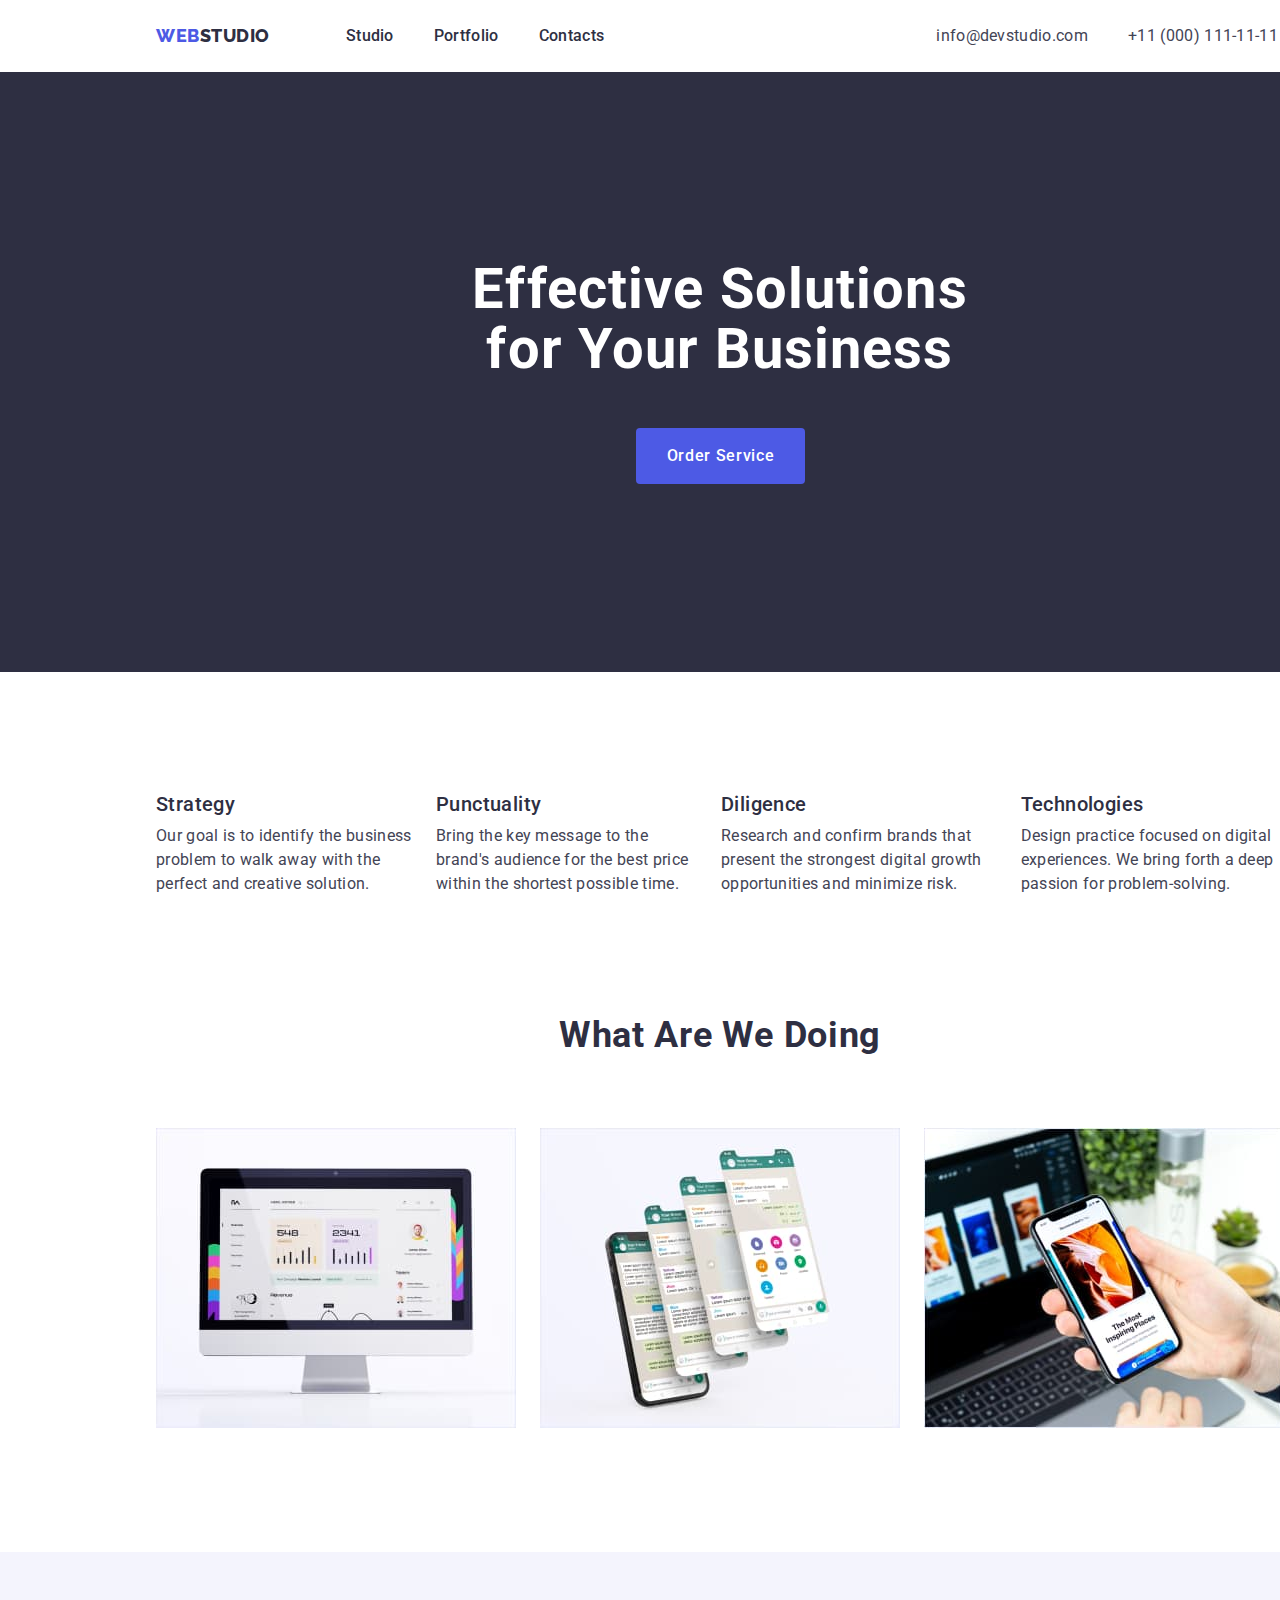
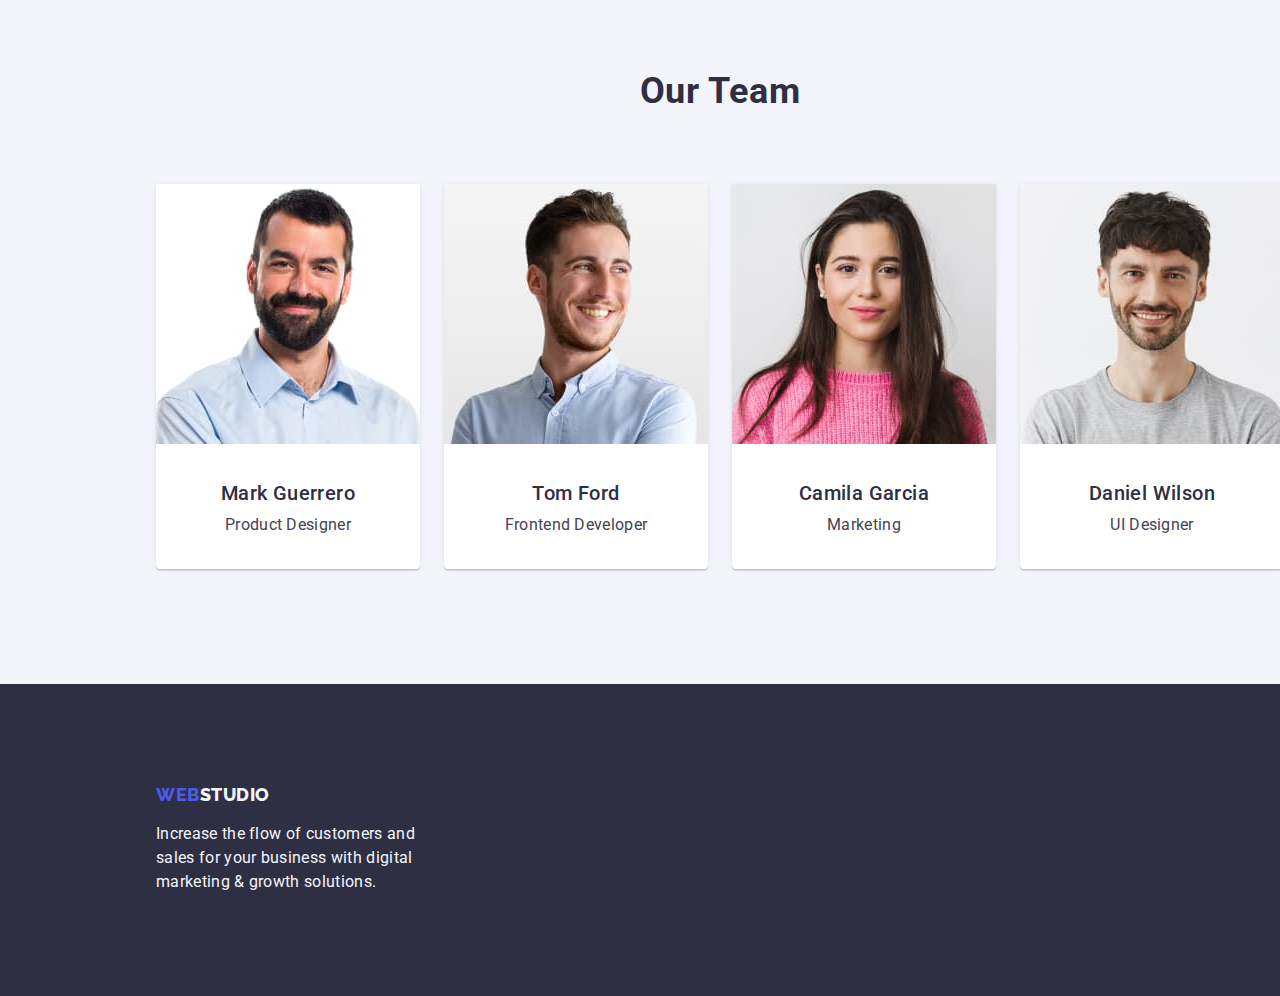
<file: goit-markup-hw-01/index.html>
<!DOCTYPE html>
<html lang="en">
  <head>
    <meta charset="utf-8" />
    <title>Web Studio</title>
    <link rel="stylesheet" href="./css/modern-normalize.css" />
    <link rel="stylesheet" href="./css/styles.css" />
    <link rel="preconnect" href="https://fonts.googleapis.com" />
    <link rel="preconnect" href="https://fonts.gstatic.com" crossorigin />
    <link
      href="https://fonts.googleapis.com/css2?family=Raleway:ital,wght@0,800;1,800&family=Roboto:ital,wght@0,100;0,300;0,400;0,500;0,700;0,900;1,100;1,300;1,400;1,500;1,700;1,900&display=swap"
      rel="stylesheet"
    />
  </head>
  <body class="body container">
    <header class="header flex">
      <nav class="navigation flex">
        <a href="./index.html" class="logo link">
          Web<span class="logo-span">Studio</span>
        </a>
        <ul class="list flex nav-link">
          <li>
            <a href="./index.html" class="nav-link link">Studio</a>
          </li>
          <li>
            <a href="./portfolio.html" class="nav-link link">Portfolio</a>
          </li>
          <li>
            <a href="" class="nav-link link">Contacts</a>
          </li>
        </ul>
      </nav>
      <address class="address flex">
        <ul class="list flex address_list">
          <li>
            <a href="mailto:info@devstudio.com" class="address_item link"
              >info@devstudio.com</a
            >
          </li>
          <li>
            <a href="tel:+110001111111" class="address_item link"
              >+11 (000) 111-11-11</a
            >
          </li>
        </ul>
      </address>
    </header>

    <main>
      <section class="section-one">
        <h1 class="header-one">Effective Solutions for Your Business</h1>
        <button type="button" class="button">Order Service</button>
      </section>
      <section class="section-two">
        <h2 class="hide">Our advantages</h2>
        <ul class="list flex section-two-list">
          <li>
            <h3 class="header-three">Strategy</h3>
            <p class="paragraph section-two-paragraph">
              Our goal is to identify the business problem to walk away with the
              perfect and creative solution.
            </p>
          </li>
          <li>
            <h3 class="header-three">Punctuality</h3>
            <p class="paragraph section-two-paragraph">
              Bring the key message to the brand's audience for the best price
              within the shortest possible time.
            </p>
          </li>
          <li>
            <h3 class="header-three">Diligence</h3>
            <p class="paragraph section-two-paragraph">
              Research and confirm brands that present the strongest digital
              growth opportunities and minimize risk.
            </p>
          </li>
          <li>
            <h3 class="header-three">Technologies</h3>
            <p class="paragraph section-two-paragraph">
              Design practice focused on digital experiences. We bring forth a
              deep passion for problem-solving.
            </p>
          </li>
        </ul>
      </section>
      <section class="section-three">
        <h2 class="header-two">What are we doing</h2>
        <ul class="list flex section-three-list">
          <li>
            <img
              src="./images/img-1.jpg"
              alt="Global web solutions"
              width="360"
            />
          </li>
          <li>
            <img
              src="./images/img-2.jpg"
              alt="Mobile app development"
              width="360"
            />
          </li>
          <li>
            <img
              src="./images/img-3.jpg"
              alt="Cloud technologies"
              width="360"
            />
          </li>
        </ul>
      </section>
      <section class="section-four">
        <h2 class="header-two">Our Team</h2>
        <ul class="list flex section-four-list">
          <li class="section-four-item">
            <img
              src="./images/mark_guerrero.jpg"
              alt="Mark Guerrero"
              width="264"
            />
            <h3 class="header-three section-four-header">Mark Guerrero</h3>
            <p class="paragraph section-four-paragraph">Product Designer</p>
          </li>
          <li class="section-four-item">
            <img src="./images/tom_ford.jpg" alt="Tom Ford" width="264" />
            <h3 class="header-three section-four-header">Tom Ford</h3>
            <p class="paragraph section-four-paragraph">Frontend Developer</p>
          </li>
          <li class="section-four-item">
            <img
              src="./images/camila_garcia.jpg"
              alt="Camila Garcia"
              width="264"
            />
            <h3 class="header-three section-four-header">Camila Garcia</h3>
            <p class="paragraph section-four-paragraph">Marketing</p>
          </li>
          <li class="section-four-item">
            <img
              src="./images/daniel_wilson.jpg"
              alt="Daniel Wilson"
              width="264"
            />
            <h3 class="header-three section-four-header">Daniel Wilson</h3>
            <p class="paragraph section-four-paragraph">UI Designer</p>
          </li>
        </ul>
      </section>
    </main>

    <footer class="footer">
      <a href="./index.html" class="logo link">
        Web<span class="logo-span-footer">Studio</span>
      </a>
      <p class="footer-p">
        Increase the flow of customers and sales for your business with digital
        marketing & growth solutions.
      </p>
    </footer>
  </body>
</html>
</file>
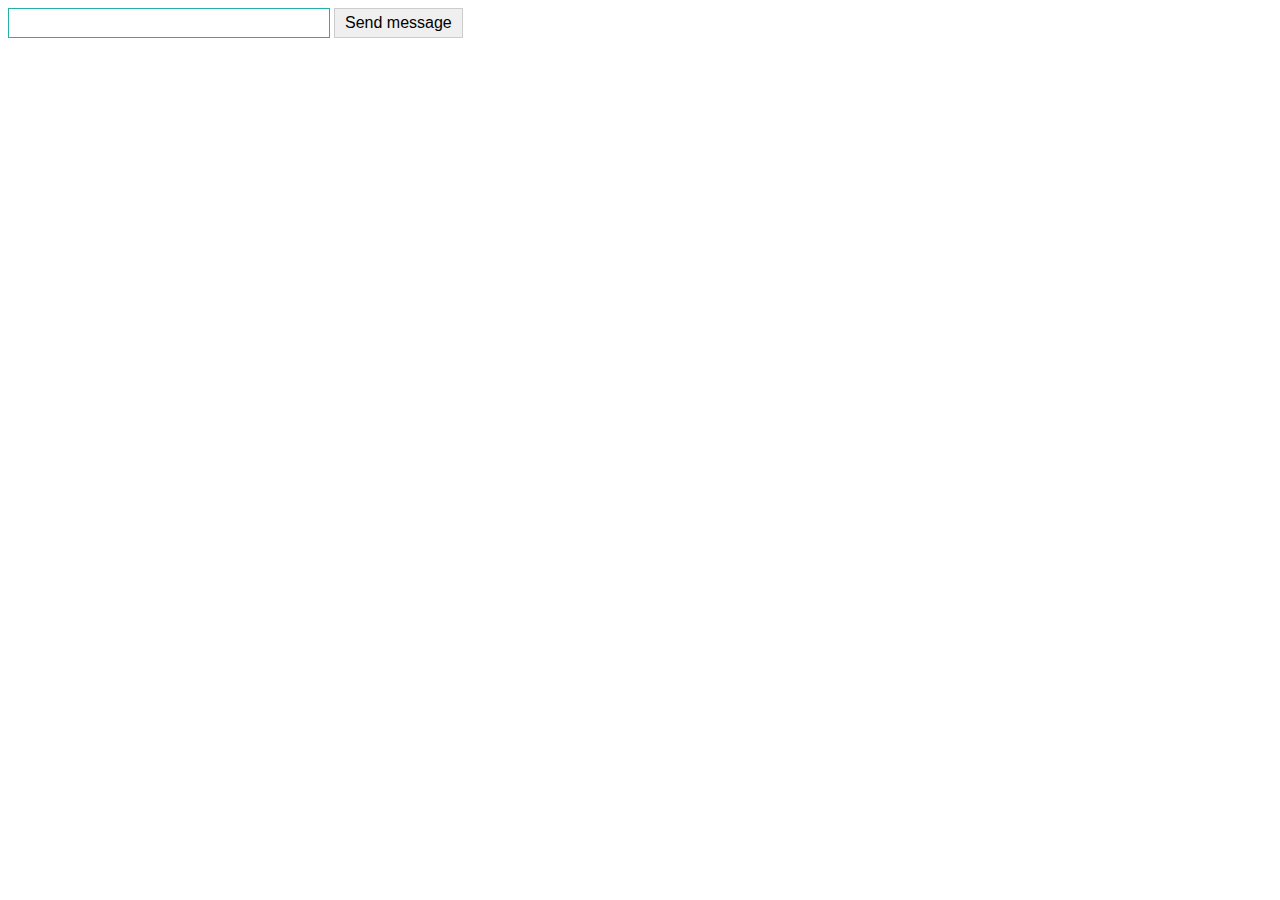
<file: goit_python_web_hw05/index.html>
<!DOCTYPE html>
<html>
  <head>
    <meta http-equiv="Content-Type" content="text/html; charset=utf-8" />
    <link rel="shortcut icon" href="favicon.ico" type="image/x-icon" />
    <link rel="stylesheet" href="main.css" />
  </head>

  <body>
    <form id="formChat">
      <input type="text" id="textField" />
      <button type="submit">Send message</button>
    </form>
    <div id="subscribe"></div>
    <script src="main.js"></script>
  </body>
</html>
</file>
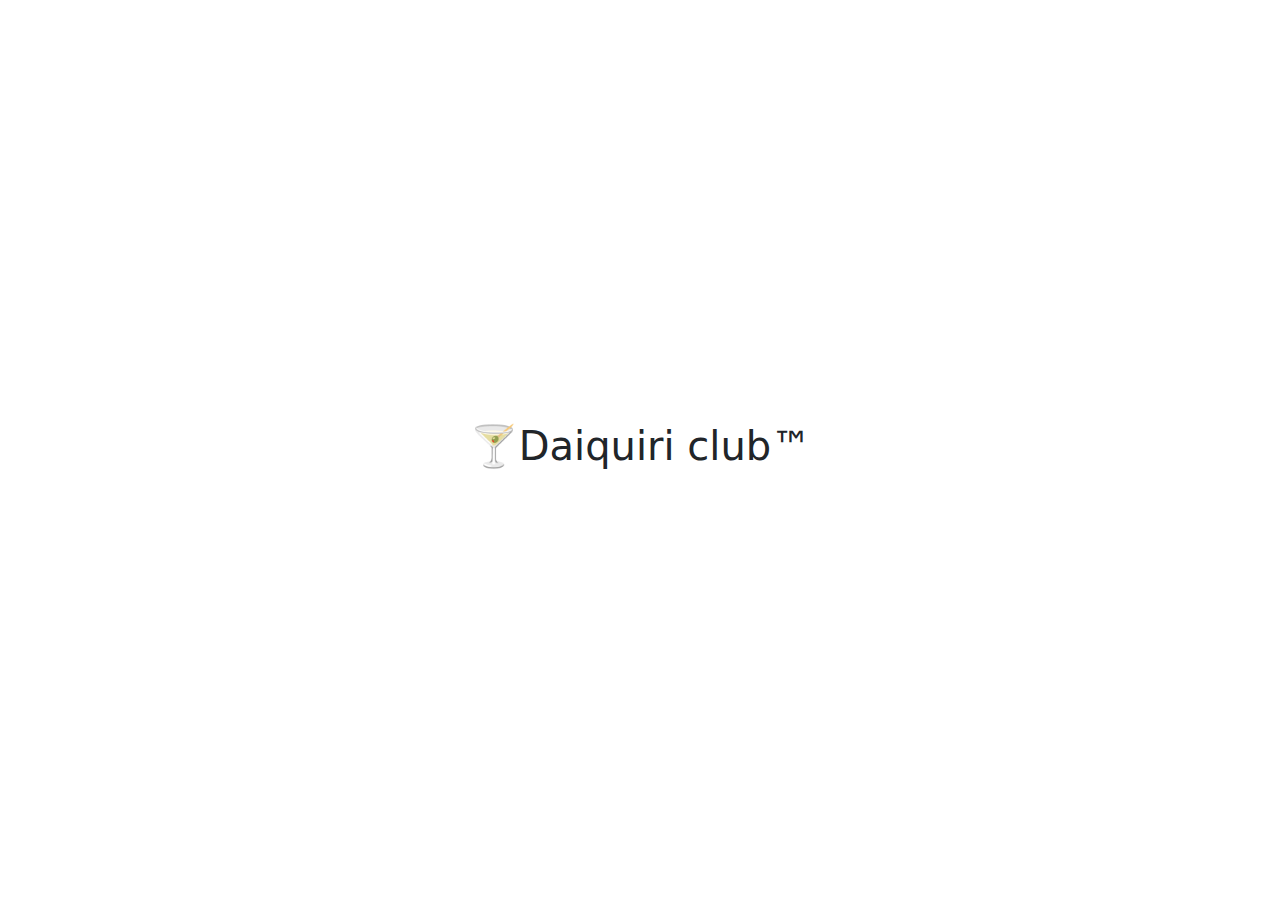
<file: Project_web/src/templates/index.html>
<!doctype html>
<html lang="en">
  <head>
    <meta charset="utf-8">
    <meta name="viewport" content="width=device-width, initial-scale=1">
    <title>🍸Daiquiri club™</title>
    <link href="https://cdn.jsdelivr.net/npm/bootstrap@5.3.3/dist/css/bootstrap.min.css" rel="stylesheet" integrity="sha384-QWTKZyjpPEjISv5WaRU9OFeRpok6YctnYmDr5pNlyT2bRjXh0JMhjY6hW+ALEwIH" crossorigin="anonymous">
  </head>
  <body>
    <div class="container-fluid d-flex justify-content-center align-items-center vh-100">
      <div class="row">
          <div class="col">
              <h1 class="text-center">🍸Daiquiri club™</h1>
          </div>
      </div>
  </div>

    <script src="https://cdn.jsdelivr.net/npm/bootstrap@5.3.3/dist/js/bootstrap.bundle.min.js" integrity="sha384-YvpcrYf0tY3lHB60NNkmXc5s9fDVZLESaAA55NDzOxhy9GkcIdslK1eN7N6jIeHz" crossorigin="anonymous"></script>
  </body>
</html>
</file>
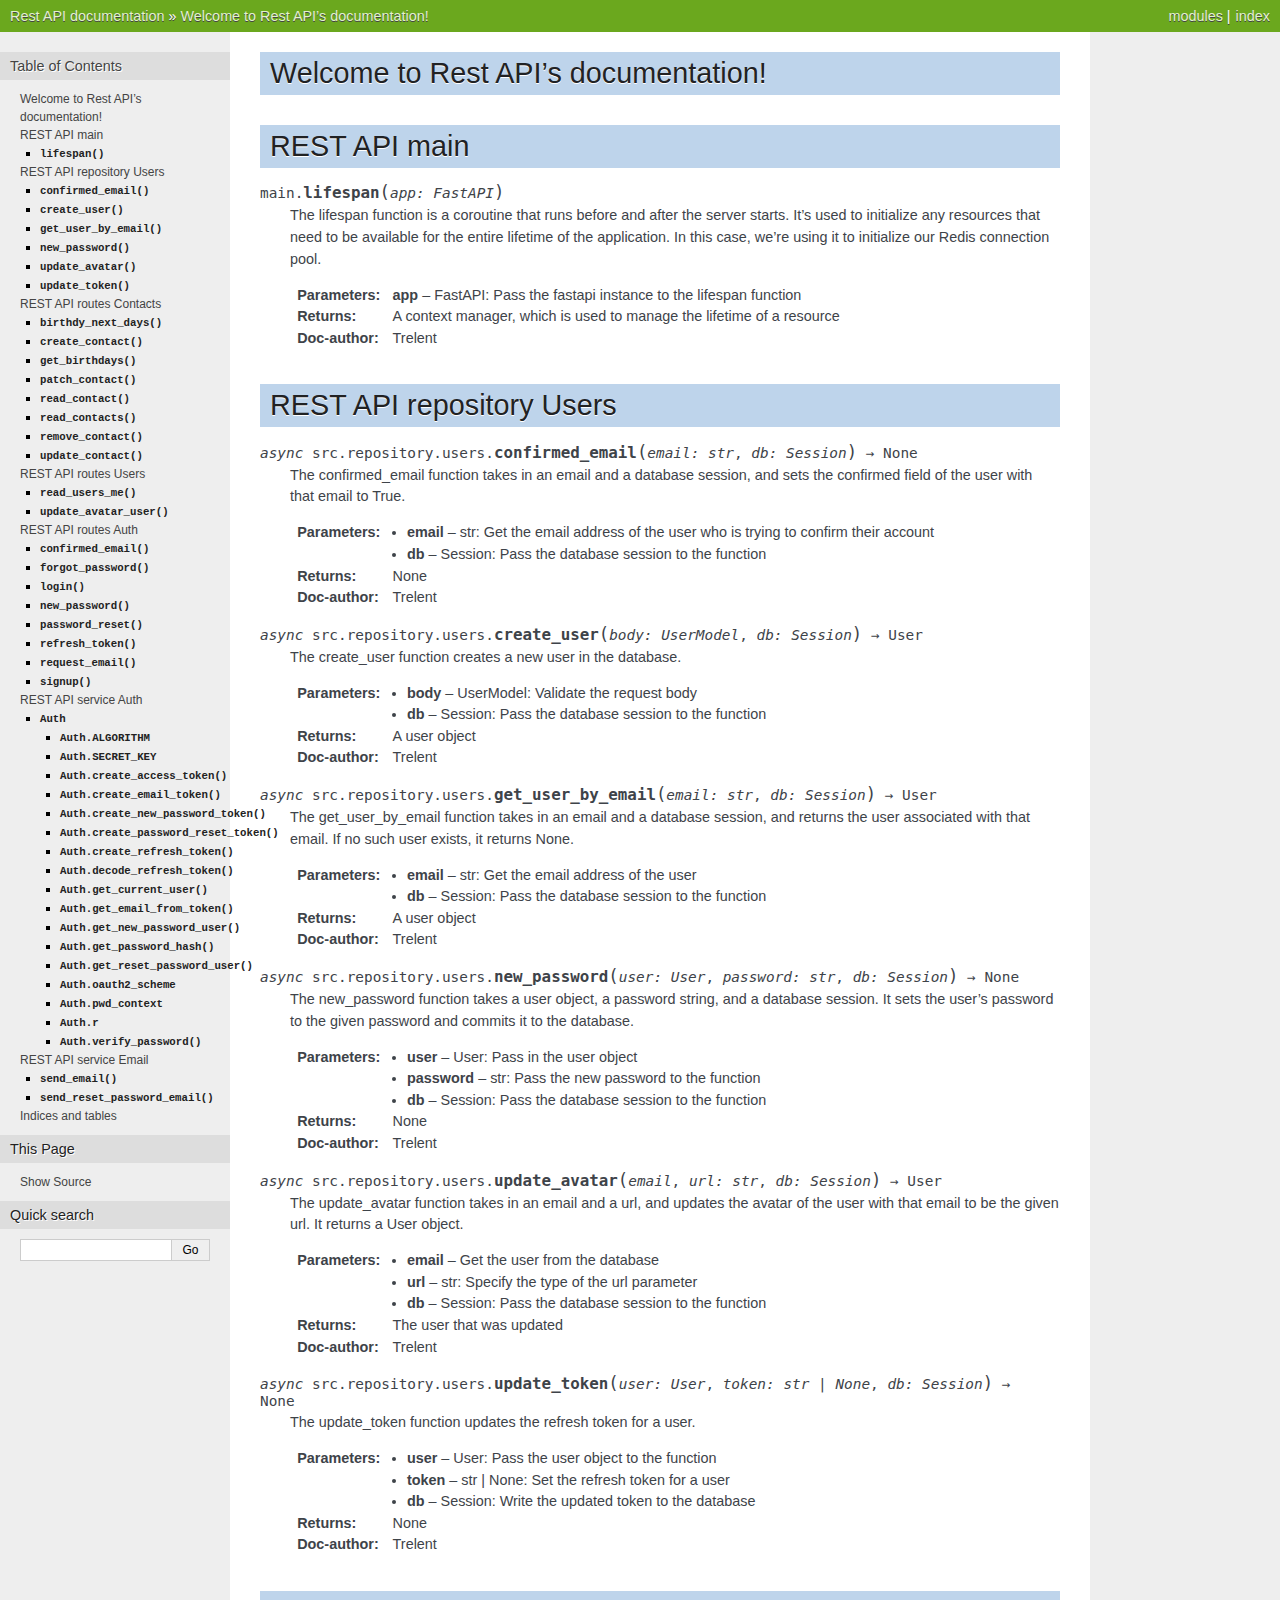
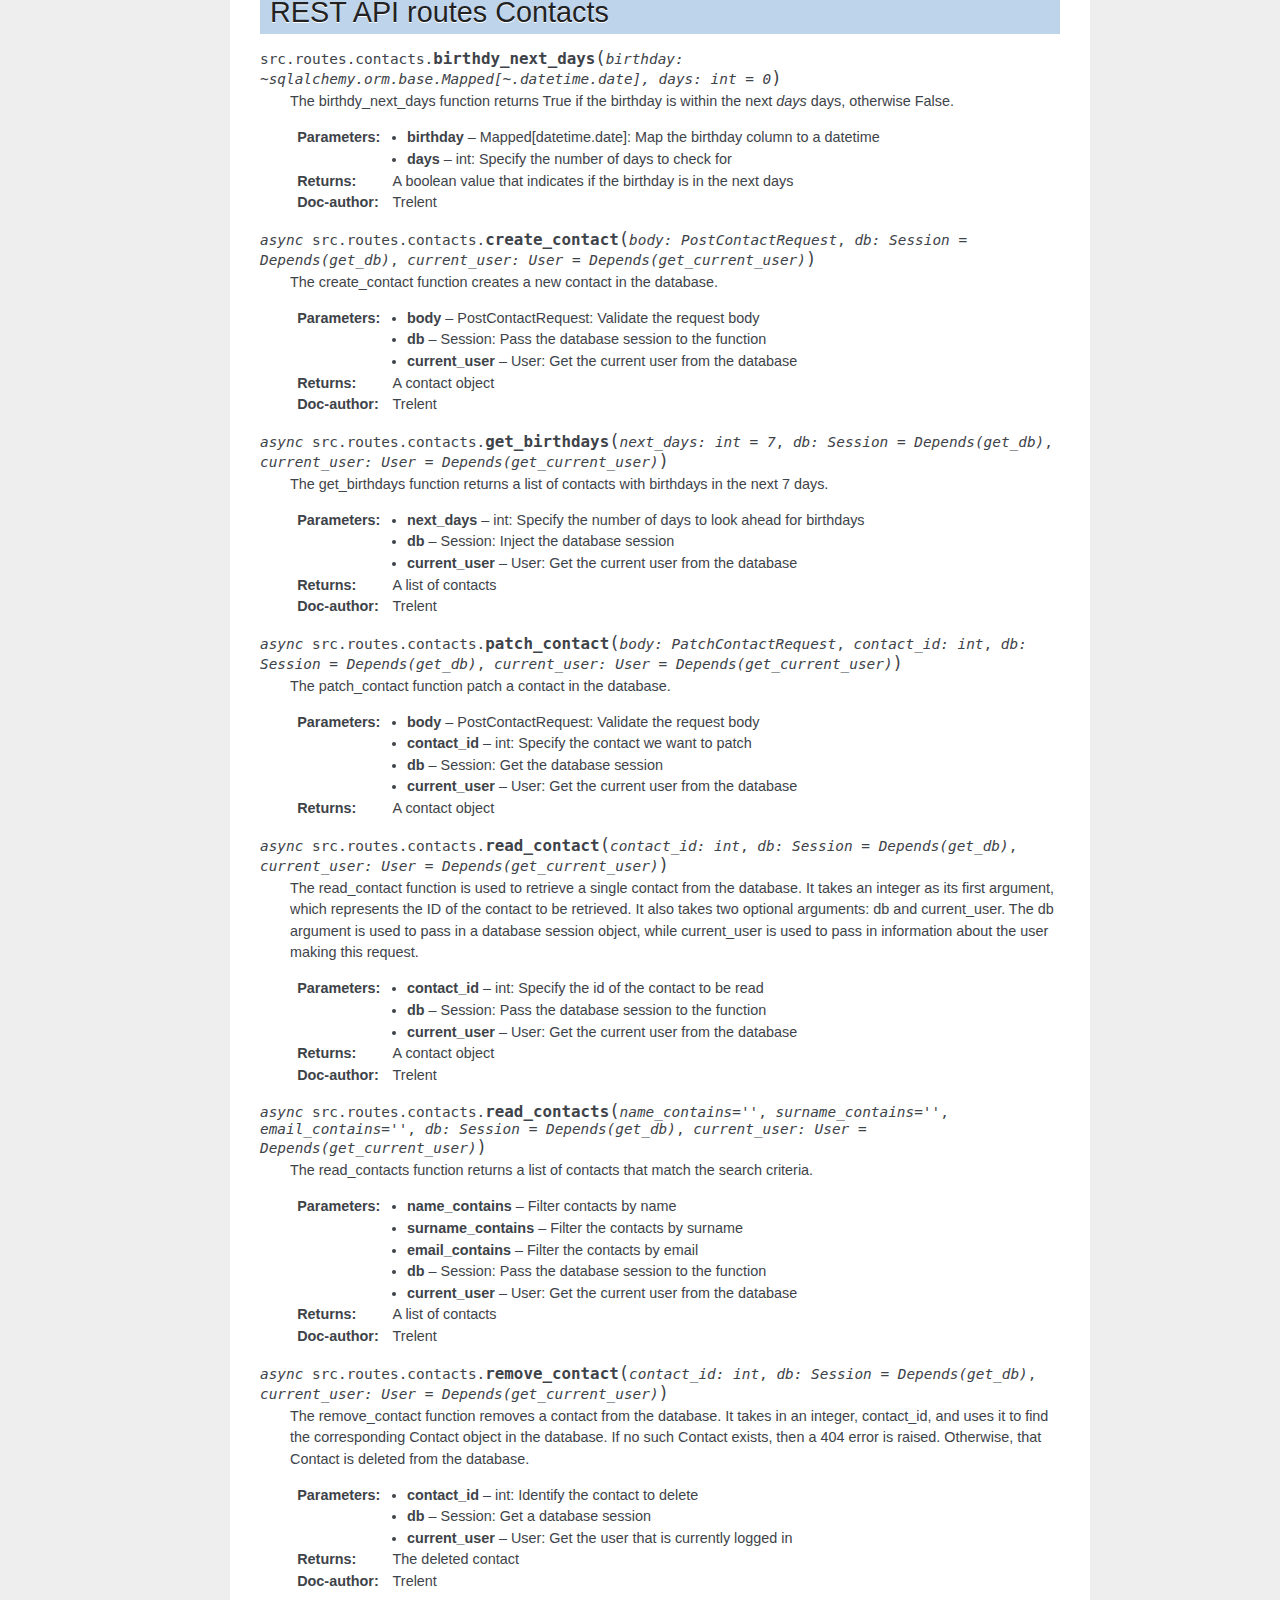
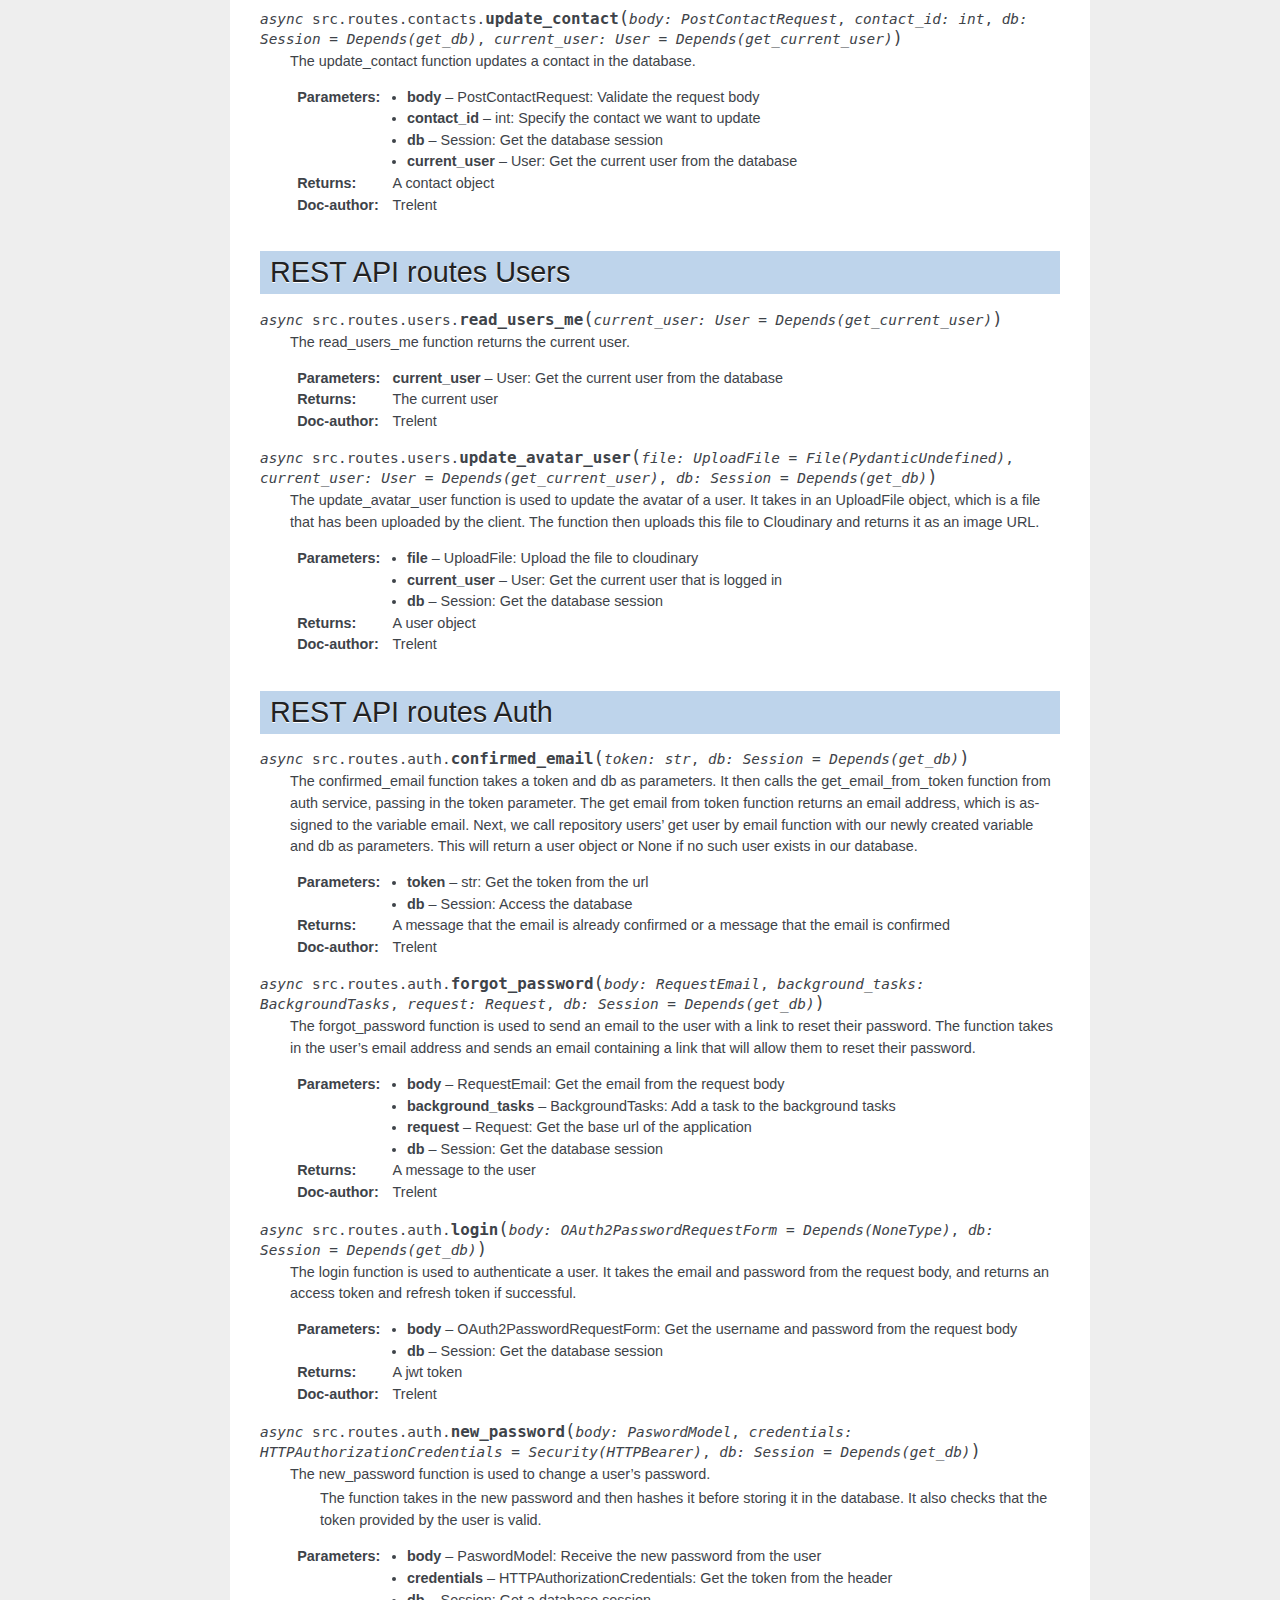
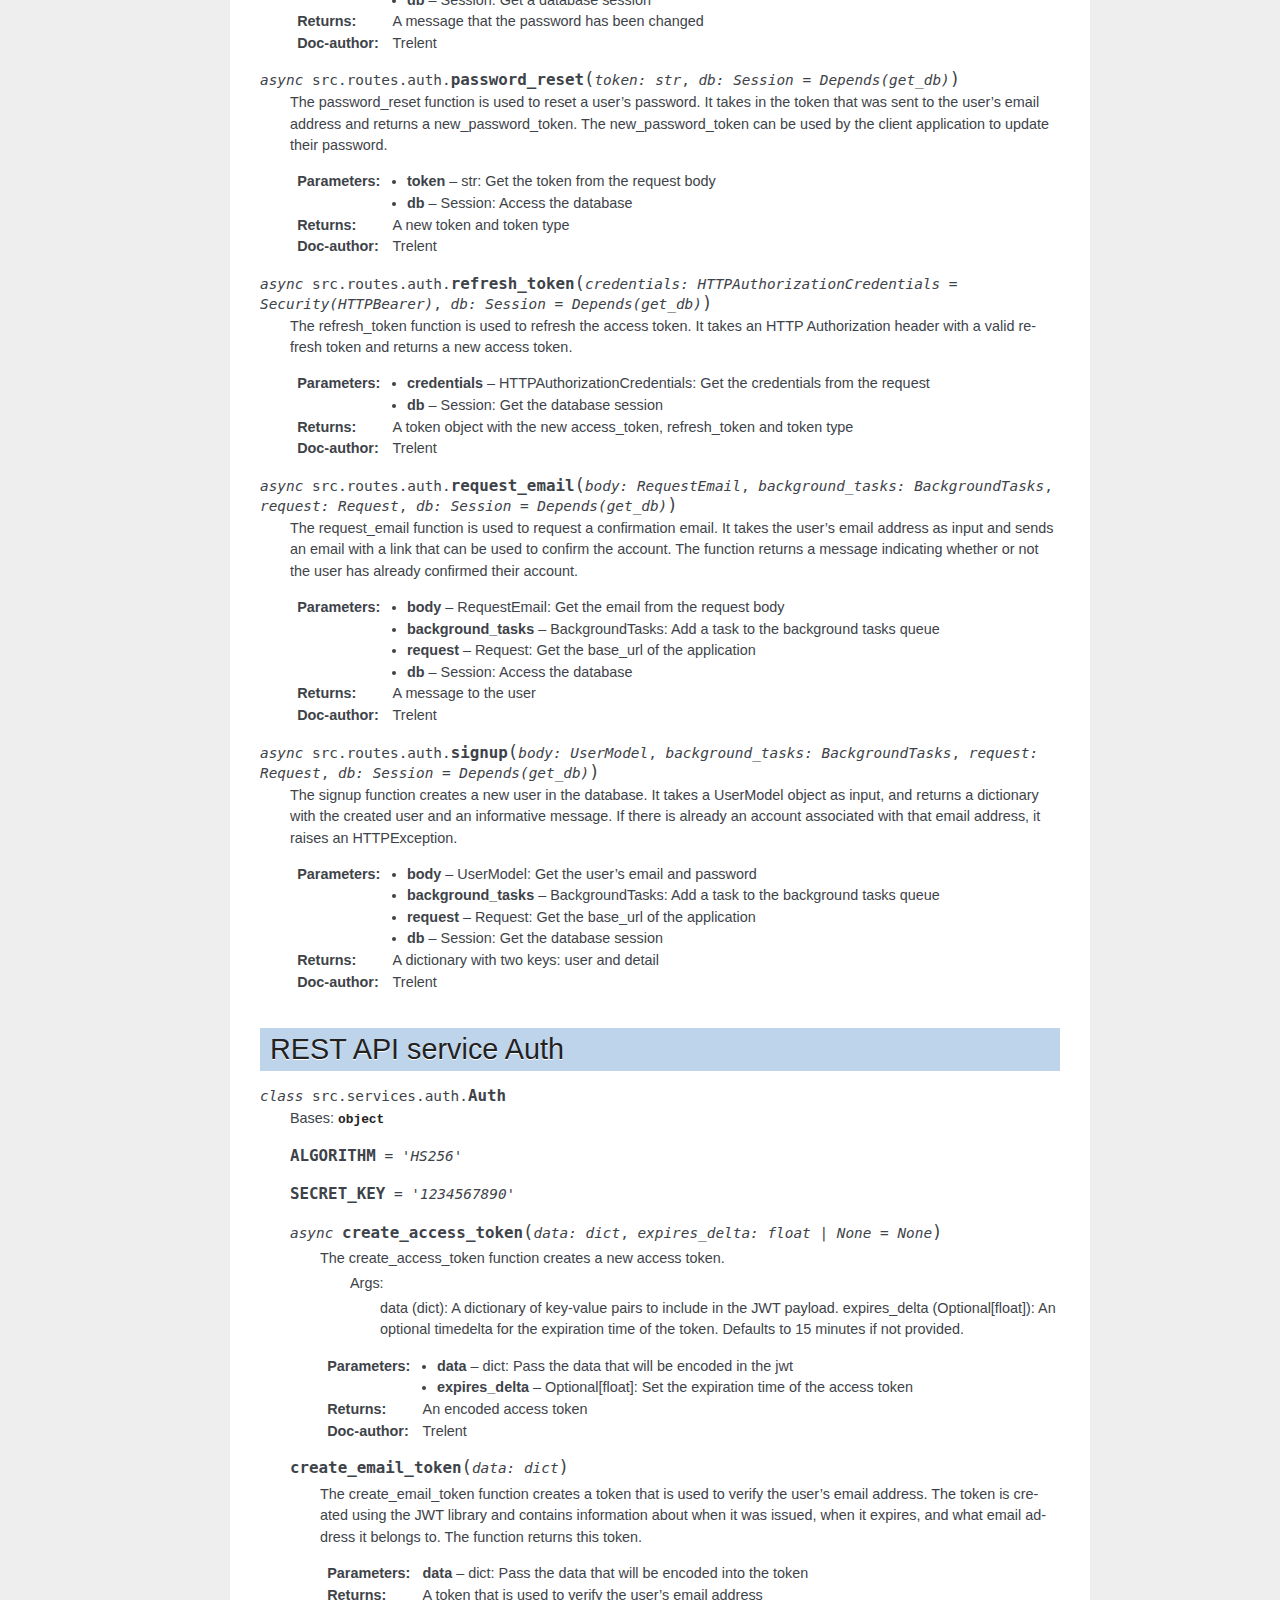
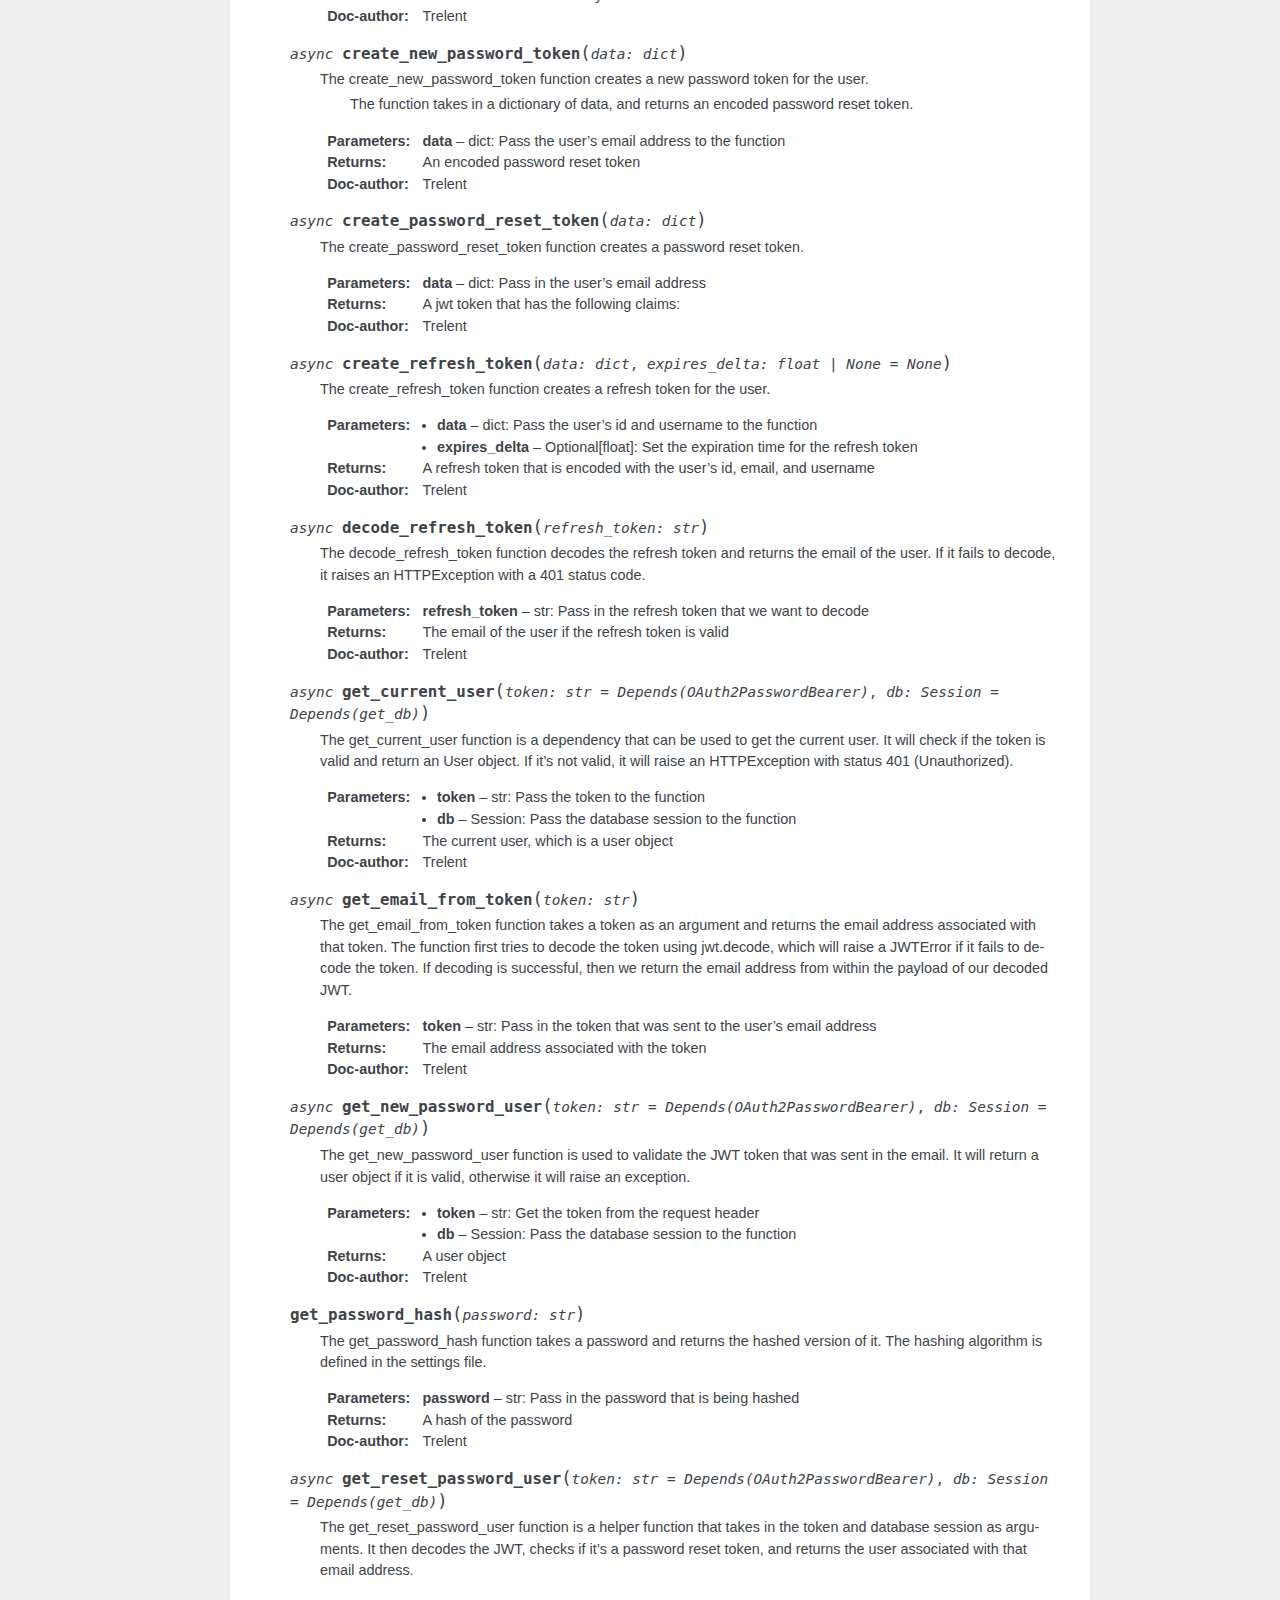
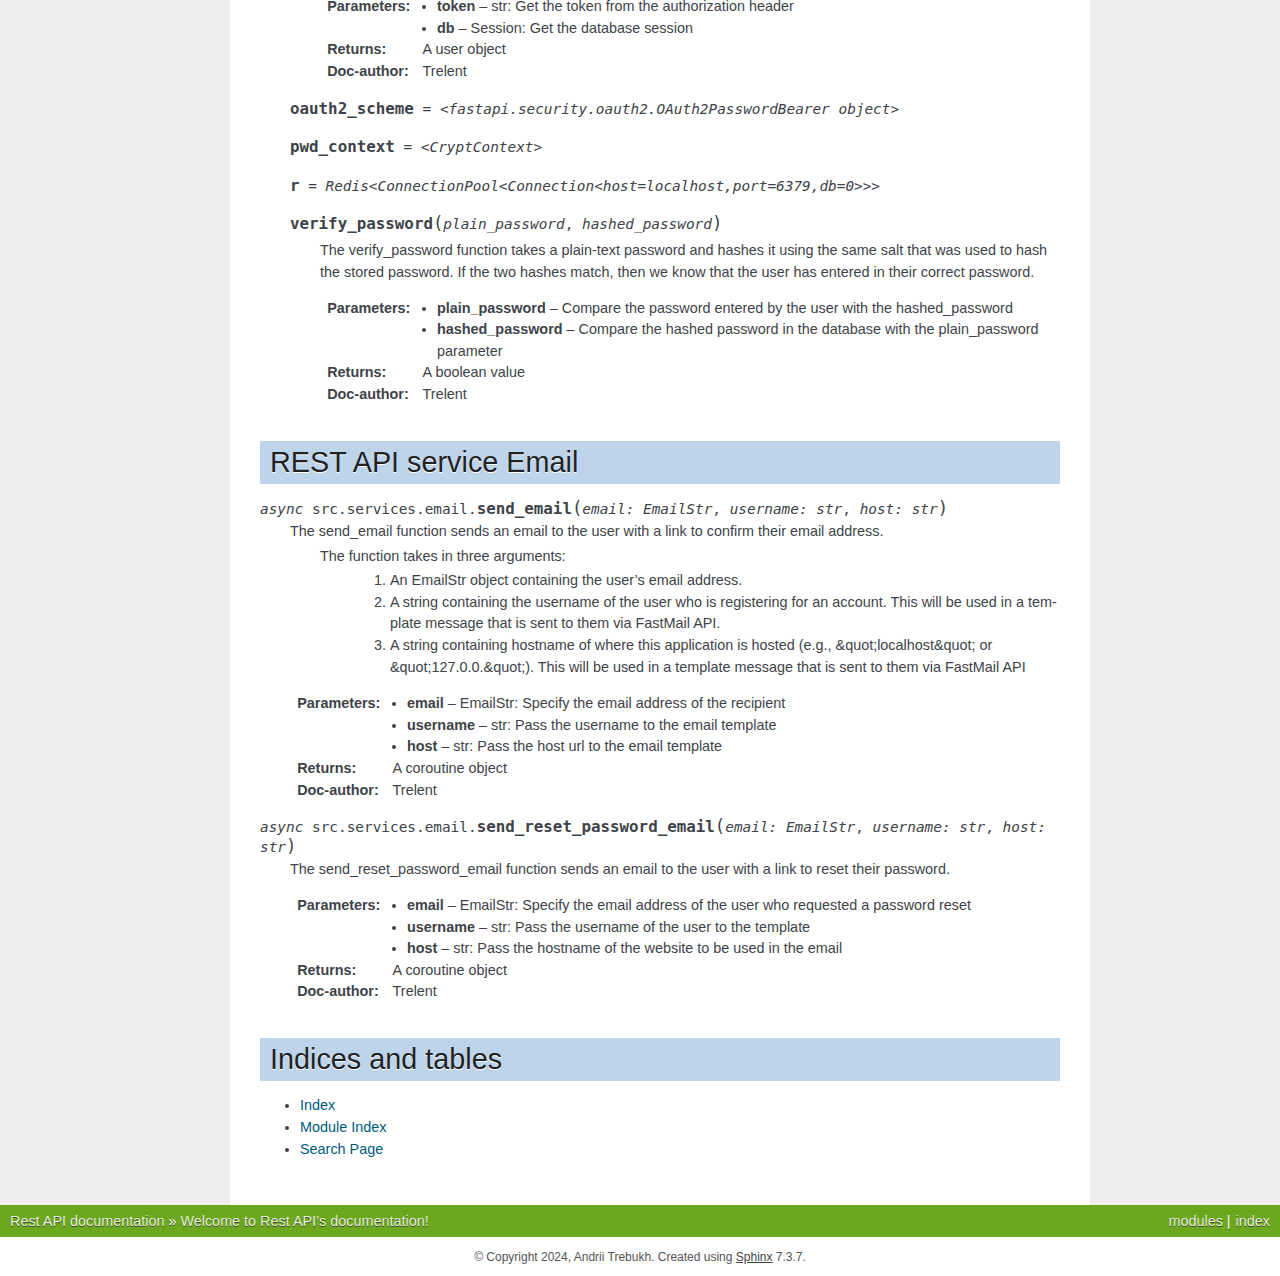
<file: goit_python_web_hw14/docs/_build/html/index.html>
<!DOCTYPE html>

<html lang="en" data-content_root="./">
  <head>
    <meta charset="utf-8" />
    <meta name="viewport" content="width=device-width, initial-scale=1.0" /><meta name="viewport" content="width=device-width, initial-scale=1" />

    <title>Welcome to Rest API’s documentation! &#8212; Rest API  documentation</title>
    <link rel="stylesheet" type="text/css" href="_static/pygments.css?v=a746c00c" />
    <link rel="stylesheet" type="text/css" href="_static/nature.css?v=0f882399" />
    <script src="_static/documentation_options.js?v=5929fcd5"></script>
    <script src="_static/doctools.js?v=9a2dae69"></script>
    <script src="_static/sphinx_highlight.js?v=dc90522c"></script>
    <link rel="index" title="Index" href="genindex.html" />
    <link rel="search" title="Search" href="search.html" /> 
  </head><body>
    <div class="related" role="navigation" aria-label="related navigation">
      <h3>Navigation</h3>
      <ul>
        <li class="right" style="margin-right: 10px">
          <a href="genindex.html" title="General Index"
             accesskey="I">index</a></li>
        <li class="right" >
          <a href="py-modindex.html" title="Python Module Index"
             >modules</a> |</li>
        <li class="nav-item nav-item-0"><a href="#">Rest API  documentation</a> &#187;</li>
        <li class="nav-item nav-item-this"><a href="">Welcome to Rest API’s documentation!</a></li> 
      </ul>
    </div>  

    <div class="document">
      <div class="documentwrapper">
        <div class="bodywrapper">
          <div class="body" role="main">
            
  <section id="welcome-to-rest-api-s-documentation">
<h1>Welcome to Rest API’s documentation!<a class="headerlink" href="#welcome-to-rest-api-s-documentation" title="Link to this heading">¶</a></h1>
<div class="toctree-wrapper compound">
</div>
</section>
<section id="module-main">
<span id="rest-api-main"></span><h1>REST API main<a class="headerlink" href="#module-main" title="Link to this heading">¶</a></h1>
<dl class="py function">
<dt class="sig sig-object py" id="main.lifespan">
<span class="sig-prename descclassname"><span class="pre">main.</span></span><span class="sig-name descname"><span class="pre">lifespan</span></span><span class="sig-paren">(</span><em class="sig-param"><span class="n"><span class="pre">app</span></span><span class="p"><span class="pre">:</span></span><span class="w"> </span><span class="n"><span class="pre">FastAPI</span></span></em><span class="sig-paren">)</span><a class="headerlink" href="#main.lifespan" title="Link to this definition">¶</a></dt>
<dd><p>The lifespan function is a coroutine that runs before and after the server starts.
It’s used to initialize any resources that need to be available for the entire lifetime of the application.
In this case, we’re using it to initialize our Redis connection pool.</p>
<dl class="field-list simple">
<dt class="field-odd">Parameters<span class="colon">:</span></dt>
<dd class="field-odd"><p><strong>app</strong> – FastAPI: Pass the fastapi instance to the lifespan function</p>
</dd>
<dt class="field-even">Returns<span class="colon">:</span></dt>
<dd class="field-even"><p>A context manager, which is used to manage the lifetime of a resource</p>
</dd>
<dt class="field-odd">Doc-author<span class="colon">:</span></dt>
<dd class="field-odd"><p>Trelent</p>
</dd>
</dl>
</dd></dl>

</section>
<section id="module-src.repository.users">
<span id="rest-api-repository-users"></span><h1>REST API repository Users<a class="headerlink" href="#module-src.repository.users" title="Link to this heading">¶</a></h1>
<dl class="py function">
<dt class="sig sig-object py" id="src.repository.users.confirmed_email">
<em class="property"><span class="k"><span class="pre">async</span></span><span class="w"> </span></em><span class="sig-prename descclassname"><span class="pre">src.repository.users.</span></span><span class="sig-name descname"><span class="pre">confirmed_email</span></span><span class="sig-paren">(</span><em class="sig-param"><span class="n"><span class="pre">email</span></span><span class="p"><span class="pre">:</span></span><span class="w"> </span><span class="n"><span class="pre">str</span></span></em>, <em class="sig-param"><span class="n"><span class="pre">db</span></span><span class="p"><span class="pre">:</span></span><span class="w"> </span><span class="n"><span class="pre">Session</span></span></em><span class="sig-paren">)</span> <span class="sig-return"><span class="sig-return-icon">&#x2192;</span> <span class="sig-return-typehint"><span class="pre">None</span></span></span><a class="headerlink" href="#src.repository.users.confirmed_email" title="Link to this definition">¶</a></dt>
<dd><p>The confirmed_email function takes in an email and a database session,
and sets the confirmed field of the user with that email to True.</p>
<dl class="field-list simple">
<dt class="field-odd">Parameters<span class="colon">:</span></dt>
<dd class="field-odd"><ul class="simple">
<li><p><strong>email</strong> – str: Get the email address of the user who is trying to confirm their account</p></li>
<li><p><strong>db</strong> – Session: Pass the database session to the function</p></li>
</ul>
</dd>
<dt class="field-even">Returns<span class="colon">:</span></dt>
<dd class="field-even"><p>None</p>
</dd>
<dt class="field-odd">Doc-author<span class="colon">:</span></dt>
<dd class="field-odd"><p>Trelent</p>
</dd>
</dl>
</dd></dl>

<dl class="py function">
<dt class="sig sig-object py" id="src.repository.users.create_user">
<em class="property"><span class="k"><span class="pre">async</span></span><span class="w"> </span></em><span class="sig-prename descclassname"><span class="pre">src.repository.users.</span></span><span class="sig-name descname"><span class="pre">create_user</span></span><span class="sig-paren">(</span><em class="sig-param"><span class="n"><span class="pre">body</span></span><span class="p"><span class="pre">:</span></span><span class="w"> </span><span class="n"><span class="pre">UserModel</span></span></em>, <em class="sig-param"><span class="n"><span class="pre">db</span></span><span class="p"><span class="pre">:</span></span><span class="w"> </span><span class="n"><span class="pre">Session</span></span></em><span class="sig-paren">)</span> <span class="sig-return"><span class="sig-return-icon">&#x2192;</span> <span class="sig-return-typehint"><span class="pre">User</span></span></span><a class="headerlink" href="#src.repository.users.create_user" title="Link to this definition">¶</a></dt>
<dd><p>The create_user function creates a new user in the database.</p>
<dl class="field-list simple">
<dt class="field-odd">Parameters<span class="colon">:</span></dt>
<dd class="field-odd"><ul class="simple">
<li><p><strong>body</strong> – UserModel: Validate the request body</p></li>
<li><p><strong>db</strong> – Session: Pass the database session to the function</p></li>
</ul>
</dd>
<dt class="field-even">Returns<span class="colon">:</span></dt>
<dd class="field-even"><p>A user object</p>
</dd>
<dt class="field-odd">Doc-author<span class="colon">:</span></dt>
<dd class="field-odd"><p>Trelent</p>
</dd>
</dl>
</dd></dl>

<dl class="py function">
<dt class="sig sig-object py" id="src.repository.users.get_user_by_email">
<em class="property"><span class="k"><span class="pre">async</span></span><span class="w"> </span></em><span class="sig-prename descclassname"><span class="pre">src.repository.users.</span></span><span class="sig-name descname"><span class="pre">get_user_by_email</span></span><span class="sig-paren">(</span><em class="sig-param"><span class="n"><span class="pre">email</span></span><span class="p"><span class="pre">:</span></span><span class="w"> </span><span class="n"><span class="pre">str</span></span></em>, <em class="sig-param"><span class="n"><span class="pre">db</span></span><span class="p"><span class="pre">:</span></span><span class="w"> </span><span class="n"><span class="pre">Session</span></span></em><span class="sig-paren">)</span> <span class="sig-return"><span class="sig-return-icon">&#x2192;</span> <span class="sig-return-typehint"><span class="pre">User</span></span></span><a class="headerlink" href="#src.repository.users.get_user_by_email" title="Link to this definition">¶</a></dt>
<dd><p>The get_user_by_email function takes in an email and a database session,
and returns the user associated with that email. If no such user exists,
it returns None.</p>
<dl class="field-list simple">
<dt class="field-odd">Parameters<span class="colon">:</span></dt>
<dd class="field-odd"><ul class="simple">
<li><p><strong>email</strong> – str: Get the email address of the user</p></li>
<li><p><strong>db</strong> – Session: Pass the database session to the function</p></li>
</ul>
</dd>
<dt class="field-even">Returns<span class="colon">:</span></dt>
<dd class="field-even"><p>A user object</p>
</dd>
<dt class="field-odd">Doc-author<span class="colon">:</span></dt>
<dd class="field-odd"><p>Trelent</p>
</dd>
</dl>
</dd></dl>

<dl class="py function">
<dt class="sig sig-object py" id="src.repository.users.new_password">
<em class="property"><span class="k"><span class="pre">async</span></span><span class="w"> </span></em><span class="sig-prename descclassname"><span class="pre">src.repository.users.</span></span><span class="sig-name descname"><span class="pre">new_password</span></span><span class="sig-paren">(</span><em class="sig-param"><span class="n"><span class="pre">user</span></span><span class="p"><span class="pre">:</span></span><span class="w"> </span><span class="n"><span class="pre">User</span></span></em>, <em class="sig-param"><span class="n"><span class="pre">password</span></span><span class="p"><span class="pre">:</span></span><span class="w"> </span><span class="n"><span class="pre">str</span></span></em>, <em class="sig-param"><span class="n"><span class="pre">db</span></span><span class="p"><span class="pre">:</span></span><span class="w"> </span><span class="n"><span class="pre">Session</span></span></em><span class="sig-paren">)</span> <span class="sig-return"><span class="sig-return-icon">&#x2192;</span> <span class="sig-return-typehint"><span class="pre">None</span></span></span><a class="headerlink" href="#src.repository.users.new_password" title="Link to this definition">¶</a></dt>
<dd><p>The new_password function takes a user object, a password string, and a database session.
It sets the user’s password to the given password and commits it to the database.</p>
<dl class="field-list simple">
<dt class="field-odd">Parameters<span class="colon">:</span></dt>
<dd class="field-odd"><ul class="simple">
<li><p><strong>user</strong> – User: Pass in the user object</p></li>
<li><p><strong>password</strong> – str: Pass the new password to the function</p></li>
<li><p><strong>db</strong> – Session: Pass the database session to the function</p></li>
</ul>
</dd>
<dt class="field-even">Returns<span class="colon">:</span></dt>
<dd class="field-even"><p>None</p>
</dd>
<dt class="field-odd">Doc-author<span class="colon">:</span></dt>
<dd class="field-odd"><p>Trelent</p>
</dd>
</dl>
</dd></dl>

<dl class="py function">
<dt class="sig sig-object py" id="src.repository.users.update_avatar">
<em class="property"><span class="k"><span class="pre">async</span></span><span class="w"> </span></em><span class="sig-prename descclassname"><span class="pre">src.repository.users.</span></span><span class="sig-name descname"><span class="pre">update_avatar</span></span><span class="sig-paren">(</span><em class="sig-param"><span class="n"><span class="pre">email</span></span></em>, <em class="sig-param"><span class="n"><span class="pre">url</span></span><span class="p"><span class="pre">:</span></span><span class="w"> </span><span class="n"><span class="pre">str</span></span></em>, <em class="sig-param"><span class="n"><span class="pre">db</span></span><span class="p"><span class="pre">:</span></span><span class="w"> </span><span class="n"><span class="pre">Session</span></span></em><span class="sig-paren">)</span> <span class="sig-return"><span class="sig-return-icon">&#x2192;</span> <span class="sig-return-typehint"><span class="pre">User</span></span></span><a class="headerlink" href="#src.repository.users.update_avatar" title="Link to this definition">¶</a></dt>
<dd><p>The update_avatar function takes in an email and a url,
and updates the avatar of the user with that email to be the given url.
It returns a User object.</p>
<dl class="field-list simple">
<dt class="field-odd">Parameters<span class="colon">:</span></dt>
<dd class="field-odd"><ul class="simple">
<li><p><strong>email</strong> – Get the user from the database</p></li>
<li><p><strong>url</strong> – str: Specify the type of the url parameter</p></li>
<li><p><strong>db</strong> – Session: Pass the database session to the function</p></li>
</ul>
</dd>
<dt class="field-even">Returns<span class="colon">:</span></dt>
<dd class="field-even"><p>The user that was updated</p>
</dd>
<dt class="field-odd">Doc-author<span class="colon">:</span></dt>
<dd class="field-odd"><p>Trelent</p>
</dd>
</dl>
</dd></dl>

<dl class="py function">
<dt class="sig sig-object py" id="src.repository.users.update_token">
<em class="property"><span class="k"><span class="pre">async</span></span><span class="w"> </span></em><span class="sig-prename descclassname"><span class="pre">src.repository.users.</span></span><span class="sig-name descname"><span class="pre">update_token</span></span><span class="sig-paren">(</span><em class="sig-param"><span class="n"><span class="pre">user</span></span><span class="p"><span class="pre">:</span></span><span class="w"> </span><span class="n"><span class="pre">User</span></span></em>, <em class="sig-param"><span class="n"><span class="pre">token</span></span><span class="p"><span class="pre">:</span></span><span class="w"> </span><span class="n"><span class="pre">str</span><span class="w"> </span><span class="p"><span class="pre">|</span></span><span class="w"> </span><span class="pre">None</span></span></em>, <em class="sig-param"><span class="n"><span class="pre">db</span></span><span class="p"><span class="pre">:</span></span><span class="w"> </span><span class="n"><span class="pre">Session</span></span></em><span class="sig-paren">)</span> <span class="sig-return"><span class="sig-return-icon">&#x2192;</span> <span class="sig-return-typehint"><span class="pre">None</span></span></span><a class="headerlink" href="#src.repository.users.update_token" title="Link to this definition">¶</a></dt>
<dd><p>The update_token function updates the refresh token for a user.</p>
<dl class="field-list simple">
<dt class="field-odd">Parameters<span class="colon">:</span></dt>
<dd class="field-odd"><ul class="simple">
<li><p><strong>user</strong> – User: Pass the user object to the function</p></li>
<li><p><strong>token</strong> – str | None: Set the refresh token for a user</p></li>
<li><p><strong>db</strong> – Session: Write the updated token to the database</p></li>
</ul>
</dd>
<dt class="field-even">Returns<span class="colon">:</span></dt>
<dd class="field-even"><p>None</p>
</dd>
<dt class="field-odd">Doc-author<span class="colon">:</span></dt>
<dd class="field-odd"><p>Trelent</p>
</dd>
</dl>
</dd></dl>

</section>
<section id="module-src.routes.contacts">
<span id="rest-api-routes-contacts"></span><h1>REST API routes Contacts<a class="headerlink" href="#module-src.routes.contacts" title="Link to this heading">¶</a></h1>
<dl class="py function">
<dt class="sig sig-object py" id="src.routes.contacts.birthdy_next_days">
<span class="sig-prename descclassname"><span class="pre">src.routes.contacts.</span></span><span class="sig-name descname"><span class="pre">birthdy_next_days</span></span><span class="sig-paren">(</span><em class="sig-param"><span class="pre">birthday:</span> <span class="pre">~sqlalchemy.orm.base.Mapped[~.datetime.date],</span> <span class="pre">days:</span> <span class="pre">int</span> <span class="pre">=</span> <span class="pre">0</span></em><span class="sig-paren">)</span><a class="headerlink" href="#src.routes.contacts.birthdy_next_days" title="Link to this definition">¶</a></dt>
<dd><p>The birthdy_next_days function returns True if the birthday is within
the next <cite>days</cite> days, otherwise False.</p>
<dl class="field-list simple">
<dt class="field-odd">Parameters<span class="colon">:</span></dt>
<dd class="field-odd"><ul class="simple">
<li><p><strong>birthday</strong> – Mapped[datetime.date]: Map the birthday column to a datetime</p></li>
<li><p><strong>days</strong> – int: Specify the number of days to check for</p></li>
</ul>
</dd>
<dt class="field-even">Returns<span class="colon">:</span></dt>
<dd class="field-even"><p>A boolean value that indicates if the birthday is in the next days</p>
</dd>
<dt class="field-odd">Doc-author<span class="colon">:</span></dt>
<dd class="field-odd"><p>Trelent</p>
</dd>
</dl>
</dd></dl>

<dl class="py function">
<dt class="sig sig-object py" id="src.routes.contacts.create_contact">
<em class="property"><span class="k"><span class="pre">async</span></span><span class="w"> </span></em><span class="sig-prename descclassname"><span class="pre">src.routes.contacts.</span></span><span class="sig-name descname"><span class="pre">create_contact</span></span><span class="sig-paren">(</span><em class="sig-param"><span class="n"><span class="pre">body</span></span><span class="p"><span class="pre">:</span></span><span class="w"> </span><span class="n"><span class="pre">PostContactRequest</span></span></em>, <em class="sig-param"><span class="n"><span class="pre">db</span></span><span class="p"><span class="pre">:</span></span><span class="w"> </span><span class="n"><span class="pre">Session</span></span><span class="w"> </span><span class="o"><span class="pre">=</span></span><span class="w"> </span><span class="default_value"><span class="pre">Depends(get_db)</span></span></em>, <em class="sig-param"><span class="n"><span class="pre">current_user</span></span><span class="p"><span class="pre">:</span></span><span class="w"> </span><span class="n"><span class="pre">User</span></span><span class="w"> </span><span class="o"><span class="pre">=</span></span><span class="w"> </span><span class="default_value"><span class="pre">Depends(get_current_user)</span></span></em><span class="sig-paren">)</span><a class="headerlink" href="#src.routes.contacts.create_contact" title="Link to this definition">¶</a></dt>
<dd><p>The create_contact function creates a new contact in the database.</p>
<dl class="field-list simple">
<dt class="field-odd">Parameters<span class="colon">:</span></dt>
<dd class="field-odd"><ul class="simple">
<li><p><strong>body</strong> – PostContactRequest: Validate the request body</p></li>
<li><p><strong>db</strong> – Session: Pass the database session to the function</p></li>
<li><p><strong>current_user</strong> – User: Get the current user from the database</p></li>
</ul>
</dd>
<dt class="field-even">Returns<span class="colon">:</span></dt>
<dd class="field-even"><p>A contact object</p>
</dd>
<dt class="field-odd">Doc-author<span class="colon">:</span></dt>
<dd class="field-odd"><p>Trelent</p>
</dd>
</dl>
</dd></dl>

<dl class="py function">
<dt class="sig sig-object py" id="src.routes.contacts.get_birthdays">
<em class="property"><span class="k"><span class="pre">async</span></span><span class="w"> </span></em><span class="sig-prename descclassname"><span class="pre">src.routes.contacts.</span></span><span class="sig-name descname"><span class="pre">get_birthdays</span></span><span class="sig-paren">(</span><em class="sig-param"><span class="n"><span class="pre">next_days</span></span><span class="p"><span class="pre">:</span></span><span class="w"> </span><span class="n"><span class="pre">int</span></span><span class="w"> </span><span class="o"><span class="pre">=</span></span><span class="w"> </span><span class="default_value"><span class="pre">7</span></span></em>, <em class="sig-param"><span class="n"><span class="pre">db</span></span><span class="p"><span class="pre">:</span></span><span class="w"> </span><span class="n"><span class="pre">Session</span></span><span class="w"> </span><span class="o"><span class="pre">=</span></span><span class="w"> </span><span class="default_value"><span class="pre">Depends(get_db)</span></span></em>, <em class="sig-param"><span class="n"><span class="pre">current_user</span></span><span class="p"><span class="pre">:</span></span><span class="w"> </span><span class="n"><span class="pre">User</span></span><span class="w"> </span><span class="o"><span class="pre">=</span></span><span class="w"> </span><span class="default_value"><span class="pre">Depends(get_current_user)</span></span></em><span class="sig-paren">)</span><a class="headerlink" href="#src.routes.contacts.get_birthdays" title="Link to this definition">¶</a></dt>
<dd><p>The get_birthdays function returns a list of contacts with birthdays in the next 7 days.</p>
<dl class="field-list simple">
<dt class="field-odd">Parameters<span class="colon">:</span></dt>
<dd class="field-odd"><ul class="simple">
<li><p><strong>next_days</strong> – int: Specify the number of days to look ahead for birthdays</p></li>
<li><p><strong>db</strong> – Session: Inject the database session</p></li>
<li><p><strong>current_user</strong> – User: Get the current user from the database</p></li>
</ul>
</dd>
<dt class="field-even">Returns<span class="colon">:</span></dt>
<dd class="field-even"><p>A list of contacts</p>
</dd>
<dt class="field-odd">Doc-author<span class="colon">:</span></dt>
<dd class="field-odd"><p>Trelent</p>
</dd>
</dl>
</dd></dl>

<dl class="py function">
<dt class="sig sig-object py" id="src.routes.contacts.patch_contact">
<em class="property"><span class="k"><span class="pre">async</span></span><span class="w"> </span></em><span class="sig-prename descclassname"><span class="pre">src.routes.contacts.</span></span><span class="sig-name descname"><span class="pre">patch_contact</span></span><span class="sig-paren">(</span><em class="sig-param"><span class="n"><span class="pre">body</span></span><span class="p"><span class="pre">:</span></span><span class="w"> </span><span class="n"><span class="pre">PatchContactRequest</span></span></em>, <em class="sig-param"><span class="n"><span class="pre">contact_id</span></span><span class="p"><span class="pre">:</span></span><span class="w"> </span><span class="n"><span class="pre">int</span></span></em>, <em class="sig-param"><span class="n"><span class="pre">db</span></span><span class="p"><span class="pre">:</span></span><span class="w"> </span><span class="n"><span class="pre">Session</span></span><span class="w"> </span><span class="o"><span class="pre">=</span></span><span class="w"> </span><span class="default_value"><span class="pre">Depends(get_db)</span></span></em>, <em class="sig-param"><span class="n"><span class="pre">current_user</span></span><span class="p"><span class="pre">:</span></span><span class="w"> </span><span class="n"><span class="pre">User</span></span><span class="w"> </span><span class="o"><span class="pre">=</span></span><span class="w"> </span><span class="default_value"><span class="pre">Depends(get_current_user)</span></span></em><span class="sig-paren">)</span><a class="headerlink" href="#src.routes.contacts.patch_contact" title="Link to this definition">¶</a></dt>
<dd><p>The patch_contact function patch a contact in the database.</p>
<dl class="field-list simple">
<dt class="field-odd">Parameters<span class="colon">:</span></dt>
<dd class="field-odd"><ul class="simple">
<li><p><strong>body</strong> – PostContactRequest: Validate the request body</p></li>
<li><p><strong>contact_id</strong> – int: Specify the contact we want to patch</p></li>
<li><p><strong>db</strong> – Session: Get the database session</p></li>
<li><p><strong>current_user</strong> – User: Get the current user from the database</p></li>
</ul>
</dd>
<dt class="field-even">Returns<span class="colon">:</span></dt>
<dd class="field-even"><p>A contact object</p>
</dd>
</dl>
</dd></dl>

<dl class="py function">
<dt class="sig sig-object py" id="src.routes.contacts.read_contact">
<em class="property"><span class="k"><span class="pre">async</span></span><span class="w"> </span></em><span class="sig-prename descclassname"><span class="pre">src.routes.contacts.</span></span><span class="sig-name descname"><span class="pre">read_contact</span></span><span class="sig-paren">(</span><em class="sig-param"><span class="n"><span class="pre">contact_id</span></span><span class="p"><span class="pre">:</span></span><span class="w"> </span><span class="n"><span class="pre">int</span></span></em>, <em class="sig-param"><span class="n"><span class="pre">db</span></span><span class="p"><span class="pre">:</span></span><span class="w"> </span><span class="n"><span class="pre">Session</span></span><span class="w"> </span><span class="o"><span class="pre">=</span></span><span class="w"> </span><span class="default_value"><span class="pre">Depends(get_db)</span></span></em>, <em class="sig-param"><span class="n"><span class="pre">current_user</span></span><span class="p"><span class="pre">:</span></span><span class="w"> </span><span class="n"><span class="pre">User</span></span><span class="w"> </span><span class="o"><span class="pre">=</span></span><span class="w"> </span><span class="default_value"><span class="pre">Depends(get_current_user)</span></span></em><span class="sig-paren">)</span><a class="headerlink" href="#src.routes.contacts.read_contact" title="Link to this definition">¶</a></dt>
<dd><p>The read_contact function is used to retrieve a single contact from the database.
It takes an integer as its first argument, which represents the ID of the contact
to be retrieved. It also takes two optional arguments: db and current_user. The db 
argument is used to pass in a database session object, while current_user is used 
to pass in information about the user making this request.</p>
<dl class="field-list simple">
<dt class="field-odd">Parameters<span class="colon">:</span></dt>
<dd class="field-odd"><ul class="simple">
<li><p><strong>contact_id</strong> – int: Specify the id of the contact to be read</p></li>
<li><p><strong>db</strong> – Session: Pass the database session to the function</p></li>
<li><p><strong>current_user</strong> – User: Get the current user from the database</p></li>
</ul>
</dd>
<dt class="field-even">Returns<span class="colon">:</span></dt>
<dd class="field-even"><p>A contact object</p>
</dd>
<dt class="field-odd">Doc-author<span class="colon">:</span></dt>
<dd class="field-odd"><p>Trelent</p>
</dd>
</dl>
</dd></dl>

<dl class="py function">
<dt class="sig sig-object py" id="src.routes.contacts.read_contacts">
<em class="property"><span class="k"><span class="pre">async</span></span><span class="w"> </span></em><span class="sig-prename descclassname"><span class="pre">src.routes.contacts.</span></span><span class="sig-name descname"><span class="pre">read_contacts</span></span><span class="sig-paren">(</span><em class="sig-param"><span class="n"><span class="pre">name_contains</span></span><span class="o"><span class="pre">=</span></span><span class="default_value"><span class="pre">''</span></span></em>, <em class="sig-param"><span class="n"><span class="pre">surname_contains</span></span><span class="o"><span class="pre">=</span></span><span class="default_value"><span class="pre">''</span></span></em>, <em class="sig-param"><span class="n"><span class="pre">email_contains</span></span><span class="o"><span class="pre">=</span></span><span class="default_value"><span class="pre">''</span></span></em>, <em class="sig-param"><span class="n"><span class="pre">db</span></span><span class="p"><span class="pre">:</span></span><span class="w"> </span><span class="n"><span class="pre">Session</span></span><span class="w"> </span><span class="o"><span class="pre">=</span></span><span class="w"> </span><span class="default_value"><span class="pre">Depends(get_db)</span></span></em>, <em class="sig-param"><span class="n"><span class="pre">current_user</span></span><span class="p"><span class="pre">:</span></span><span class="w"> </span><span class="n"><span class="pre">User</span></span><span class="w"> </span><span class="o"><span class="pre">=</span></span><span class="w"> </span><span class="default_value"><span class="pre">Depends(get_current_user)</span></span></em><span class="sig-paren">)</span><a class="headerlink" href="#src.routes.contacts.read_contacts" title="Link to this definition">¶</a></dt>
<dd><p>The read_contacts function returns a list of contacts that match the search criteria.</p>
<dl class="field-list simple">
<dt class="field-odd">Parameters<span class="colon">:</span></dt>
<dd class="field-odd"><ul class="simple">
<li><p><strong>name_contains</strong> – Filter contacts by name</p></li>
<li><p><strong>surname_contains</strong> – Filter the contacts by surname</p></li>
<li><p><strong>email_contains</strong> – Filter the contacts by email</p></li>
<li><p><strong>db</strong> – Session: Pass the database session to the function</p></li>
<li><p><strong>current_user</strong> – User: Get the current user from the database</p></li>
</ul>
</dd>
<dt class="field-even">Returns<span class="colon">:</span></dt>
<dd class="field-even"><p>A list of contacts</p>
</dd>
<dt class="field-odd">Doc-author<span class="colon">:</span></dt>
<dd class="field-odd"><p>Trelent</p>
</dd>
</dl>
</dd></dl>

<dl class="py function">
<dt class="sig sig-object py" id="src.routes.contacts.remove_contact">
<em class="property"><span class="k"><span class="pre">async</span></span><span class="w"> </span></em><span class="sig-prename descclassname"><span class="pre">src.routes.contacts.</span></span><span class="sig-name descname"><span class="pre">remove_contact</span></span><span class="sig-paren">(</span><em class="sig-param"><span class="n"><span class="pre">contact_id</span></span><span class="p"><span class="pre">:</span></span><span class="w"> </span><span class="n"><span class="pre">int</span></span></em>, <em class="sig-param"><span class="n"><span class="pre">db</span></span><span class="p"><span class="pre">:</span></span><span class="w"> </span><span class="n"><span class="pre">Session</span></span><span class="w"> </span><span class="o"><span class="pre">=</span></span><span class="w"> </span><span class="default_value"><span class="pre">Depends(get_db)</span></span></em>, <em class="sig-param"><span class="n"><span class="pre">current_user</span></span><span class="p"><span class="pre">:</span></span><span class="w"> </span><span class="n"><span class="pre">User</span></span><span class="w"> </span><span class="o"><span class="pre">=</span></span><span class="w"> </span><span class="default_value"><span class="pre">Depends(get_current_user)</span></span></em><span class="sig-paren">)</span><a class="headerlink" href="#src.routes.contacts.remove_contact" title="Link to this definition">¶</a></dt>
<dd><p>The remove_contact function removes a contact from the database.
It takes in an integer, contact_id, and uses it to find the corresponding Contact object in the database.
If no such Contact exists, then a 404 error is raised. Otherwise, that Contact is deleted from the database.</p>
<dl class="field-list simple">
<dt class="field-odd">Parameters<span class="colon">:</span></dt>
<dd class="field-odd"><ul class="simple">
<li><p><strong>contact_id</strong> – int: Identify the contact to delete</p></li>
<li><p><strong>db</strong> – Session: Get a database session</p></li>
<li><p><strong>current_user</strong> – User: Get the user that is currently logged in</p></li>
</ul>
</dd>
<dt class="field-even">Returns<span class="colon">:</span></dt>
<dd class="field-even"><p>The deleted contact</p>
</dd>
<dt class="field-odd">Doc-author<span class="colon">:</span></dt>
<dd class="field-odd"><p>Trelent</p>
</dd>
</dl>
</dd></dl>

<dl class="py function">
<dt class="sig sig-object py" id="src.routes.contacts.update_contact">
<em class="property"><span class="k"><span class="pre">async</span></span><span class="w"> </span></em><span class="sig-prename descclassname"><span class="pre">src.routes.contacts.</span></span><span class="sig-name descname"><span class="pre">update_contact</span></span><span class="sig-paren">(</span><em class="sig-param"><span class="n"><span class="pre">body</span></span><span class="p"><span class="pre">:</span></span><span class="w"> </span><span class="n"><span class="pre">PostContactRequest</span></span></em>, <em class="sig-param"><span class="n"><span class="pre">contact_id</span></span><span class="p"><span class="pre">:</span></span><span class="w"> </span><span class="n"><span class="pre">int</span></span></em>, <em class="sig-param"><span class="n"><span class="pre">db</span></span><span class="p"><span class="pre">:</span></span><span class="w"> </span><span class="n"><span class="pre">Session</span></span><span class="w"> </span><span class="o"><span class="pre">=</span></span><span class="w"> </span><span class="default_value"><span class="pre">Depends(get_db)</span></span></em>, <em class="sig-param"><span class="n"><span class="pre">current_user</span></span><span class="p"><span class="pre">:</span></span><span class="w"> </span><span class="n"><span class="pre">User</span></span><span class="w"> </span><span class="o"><span class="pre">=</span></span><span class="w"> </span><span class="default_value"><span class="pre">Depends(get_current_user)</span></span></em><span class="sig-paren">)</span><a class="headerlink" href="#src.routes.contacts.update_contact" title="Link to this definition">¶</a></dt>
<dd><p>The update_contact function updates a contact in the database.</p>
<dl class="field-list simple">
<dt class="field-odd">Parameters<span class="colon">:</span></dt>
<dd class="field-odd"><ul class="simple">
<li><p><strong>body</strong> – PostContactRequest: Validate the request body</p></li>
<li><p><strong>contact_id</strong> – int: Specify the contact we want to update</p></li>
<li><p><strong>db</strong> – Session: Get the database session</p></li>
<li><p><strong>current_user</strong> – User: Get the current user from the database</p></li>
</ul>
</dd>
<dt class="field-even">Returns<span class="colon">:</span></dt>
<dd class="field-even"><p>A contact object</p>
</dd>
<dt class="field-odd">Doc-author<span class="colon">:</span></dt>
<dd class="field-odd"><p>Trelent</p>
</dd>
</dl>
</dd></dl>

</section>
<section id="module-src.routes.users">
<span id="rest-api-routes-users"></span><h1>REST API routes Users<a class="headerlink" href="#module-src.routes.users" title="Link to this heading">¶</a></h1>
<dl class="py function">
<dt class="sig sig-object py" id="src.routes.users.read_users_me">
<em class="property"><span class="k"><span class="pre">async</span></span><span class="w"> </span></em><span class="sig-prename descclassname"><span class="pre">src.routes.users.</span></span><span class="sig-name descname"><span class="pre">read_users_me</span></span><span class="sig-paren">(</span><em class="sig-param"><span class="n"><span class="pre">current_user</span></span><span class="p"><span class="pre">:</span></span><span class="w"> </span><span class="n"><span class="pre">User</span></span><span class="w"> </span><span class="o"><span class="pre">=</span></span><span class="w"> </span><span class="default_value"><span class="pre">Depends(get_current_user)</span></span></em><span class="sig-paren">)</span><a class="headerlink" href="#src.routes.users.read_users_me" title="Link to this definition">¶</a></dt>
<dd><p>The read_users_me function returns the current user.</p>
<dl class="field-list simple">
<dt class="field-odd">Parameters<span class="colon">:</span></dt>
<dd class="field-odd"><p><strong>current_user</strong> – User: Get the current user from the database</p>
</dd>
<dt class="field-even">Returns<span class="colon">:</span></dt>
<dd class="field-even"><p>The current user</p>
</dd>
<dt class="field-odd">Doc-author<span class="colon">:</span></dt>
<dd class="field-odd"><p>Trelent</p>
</dd>
</dl>
</dd></dl>

<dl class="py function">
<dt class="sig sig-object py" id="src.routes.users.update_avatar_user">
<em class="property"><span class="k"><span class="pre">async</span></span><span class="w"> </span></em><span class="sig-prename descclassname"><span class="pre">src.routes.users.</span></span><span class="sig-name descname"><span class="pre">update_avatar_user</span></span><span class="sig-paren">(</span><em class="sig-param"><span class="n"><span class="pre">file</span></span><span class="p"><span class="pre">:</span></span><span class="w"> </span><span class="n"><span class="pre">UploadFile</span></span><span class="w"> </span><span class="o"><span class="pre">=</span></span><span class="w"> </span><span class="default_value"><span class="pre">File(PydanticUndefined)</span></span></em>, <em class="sig-param"><span class="n"><span class="pre">current_user</span></span><span class="p"><span class="pre">:</span></span><span class="w"> </span><span class="n"><span class="pre">User</span></span><span class="w"> </span><span class="o"><span class="pre">=</span></span><span class="w"> </span><span class="default_value"><span class="pre">Depends(get_current_user)</span></span></em>, <em class="sig-param"><span class="n"><span class="pre">db</span></span><span class="p"><span class="pre">:</span></span><span class="w"> </span><span class="n"><span class="pre">Session</span></span><span class="w"> </span><span class="o"><span class="pre">=</span></span><span class="w"> </span><span class="default_value"><span class="pre">Depends(get_db)</span></span></em><span class="sig-paren">)</span><a class="headerlink" href="#src.routes.users.update_avatar_user" title="Link to this definition">¶</a></dt>
<dd><p>The update_avatar_user function is used to update the avatar of a user.
It takes in an UploadFile object, which is a file that has been uploaded by the client.
The function then uploads this file to Cloudinary and returns it as an image URL.</p>
<dl class="field-list simple">
<dt class="field-odd">Parameters<span class="colon">:</span></dt>
<dd class="field-odd"><ul class="simple">
<li><p><strong>file</strong> – UploadFile: Upload the file to cloudinary</p></li>
<li><p><strong>current_user</strong> – User: Get the current user that is logged in</p></li>
<li><p><strong>db</strong> – Session: Get the database session</p></li>
</ul>
</dd>
<dt class="field-even">Returns<span class="colon">:</span></dt>
<dd class="field-even"><p>A user object</p>
</dd>
<dt class="field-odd">Doc-author<span class="colon">:</span></dt>
<dd class="field-odd"><p>Trelent</p>
</dd>
</dl>
</dd></dl>

</section>
<section id="module-src.routes.auth">
<span id="rest-api-routes-auth"></span><h1>REST API routes Auth<a class="headerlink" href="#module-src.routes.auth" title="Link to this heading">¶</a></h1>
<dl class="py function">
<dt class="sig sig-object py" id="src.routes.auth.confirmed_email">
<em class="property"><span class="k"><span class="pre">async</span></span><span class="w"> </span></em><span class="sig-prename descclassname"><span class="pre">src.routes.auth.</span></span><span class="sig-name descname"><span class="pre">confirmed_email</span></span><span class="sig-paren">(</span><em class="sig-param"><span class="n"><span class="pre">token</span></span><span class="p"><span class="pre">:</span></span><span class="w"> </span><span class="n"><span class="pre">str</span></span></em>, <em class="sig-param"><span class="n"><span class="pre">db</span></span><span class="p"><span class="pre">:</span></span><span class="w"> </span><span class="n"><span class="pre">Session</span></span><span class="w"> </span><span class="o"><span class="pre">=</span></span><span class="w"> </span><span class="default_value"><span class="pre">Depends(get_db)</span></span></em><span class="sig-paren">)</span><a class="headerlink" href="#src.routes.auth.confirmed_email" title="Link to this definition">¶</a></dt>
<dd><p>The confirmed_email function takes a token and db as parameters.
It then calls the get_email_from_token function from auth service, passing in the token parameter.
The get email from token function returns an email address, which is assigned to the variable email.
Next, we call repository users’ get user by email function with our newly created variable and db as parameters. 
This will return a user object or None if no such user exists in our database.</p>
<dl class="field-list simple">
<dt class="field-odd">Parameters<span class="colon">:</span></dt>
<dd class="field-odd"><ul class="simple">
<li><p><strong>token</strong> – str: Get the token from the url</p></li>
<li><p><strong>db</strong> – Session: Access the database</p></li>
</ul>
</dd>
<dt class="field-even">Returns<span class="colon">:</span></dt>
<dd class="field-even"><p>A message that the email is already confirmed or a message that the email is confirmed</p>
</dd>
<dt class="field-odd">Doc-author<span class="colon">:</span></dt>
<dd class="field-odd"><p>Trelent</p>
</dd>
</dl>
</dd></dl>

<dl class="py function">
<dt class="sig sig-object py" id="src.routes.auth.forgot_password">
<em class="property"><span class="k"><span class="pre">async</span></span><span class="w"> </span></em><span class="sig-prename descclassname"><span class="pre">src.routes.auth.</span></span><span class="sig-name descname"><span class="pre">forgot_password</span></span><span class="sig-paren">(</span><em class="sig-param"><span class="n"><span class="pre">body</span></span><span class="p"><span class="pre">:</span></span><span class="w"> </span><span class="n"><span class="pre">RequestEmail</span></span></em>, <em class="sig-param"><span class="n"><span class="pre">background_tasks</span></span><span class="p"><span class="pre">:</span></span><span class="w"> </span><span class="n"><span class="pre">BackgroundTasks</span></span></em>, <em class="sig-param"><span class="n"><span class="pre">request</span></span><span class="p"><span class="pre">:</span></span><span class="w"> </span><span class="n"><span class="pre">Request</span></span></em>, <em class="sig-param"><span class="n"><span class="pre">db</span></span><span class="p"><span class="pre">:</span></span><span class="w"> </span><span class="n"><span class="pre">Session</span></span><span class="w"> </span><span class="o"><span class="pre">=</span></span><span class="w"> </span><span class="default_value"><span class="pre">Depends(get_db)</span></span></em><span class="sig-paren">)</span><a class="headerlink" href="#src.routes.auth.forgot_password" title="Link to this definition">¶</a></dt>
<dd><p>The forgot_password function is used to send an email to the user with a link
to reset their password. The function takes in the user’s email address and sends
an email containing a link that will allow them to reset their password.</p>
<dl class="field-list simple">
<dt class="field-odd">Parameters<span class="colon">:</span></dt>
<dd class="field-odd"><ul class="simple">
<li><p><strong>body</strong> – RequestEmail: Get the email from the request body</p></li>
<li><p><strong>background_tasks</strong> – BackgroundTasks: Add a task to the background tasks</p></li>
<li><p><strong>request</strong> – Request: Get the base url of the application</p></li>
<li><p><strong>db</strong> – Session: Get the database session</p></li>
</ul>
</dd>
<dt class="field-even">Returns<span class="colon">:</span></dt>
<dd class="field-even"><p>A message to the user</p>
</dd>
<dt class="field-odd">Doc-author<span class="colon">:</span></dt>
<dd class="field-odd"><p>Trelent</p>
</dd>
</dl>
</dd></dl>

<dl class="py function">
<dt class="sig sig-object py" id="src.routes.auth.login">
<em class="property"><span class="k"><span class="pre">async</span></span><span class="w"> </span></em><span class="sig-prename descclassname"><span class="pre">src.routes.auth.</span></span><span class="sig-name descname"><span class="pre">login</span></span><span class="sig-paren">(</span><em class="sig-param"><span class="n"><span class="pre">body</span></span><span class="p"><span class="pre">:</span></span><span class="w"> </span><span class="n"><span class="pre">OAuth2PasswordRequestForm</span></span><span class="w"> </span><span class="o"><span class="pre">=</span></span><span class="w"> </span><span class="default_value"><span class="pre">Depends(NoneType)</span></span></em>, <em class="sig-param"><span class="n"><span class="pre">db</span></span><span class="p"><span class="pre">:</span></span><span class="w"> </span><span class="n"><span class="pre">Session</span></span><span class="w"> </span><span class="o"><span class="pre">=</span></span><span class="w"> </span><span class="default_value"><span class="pre">Depends(get_db)</span></span></em><span class="sig-paren">)</span><a class="headerlink" href="#src.routes.auth.login" title="Link to this definition">¶</a></dt>
<dd><p>The login function is used to authenticate a user.
It takes the email and password from the request body,
and returns an access token and refresh token if successful.</p>
<dl class="field-list simple">
<dt class="field-odd">Parameters<span class="colon">:</span></dt>
<dd class="field-odd"><ul class="simple">
<li><p><strong>body</strong> – OAuth2PasswordRequestForm: Get the username and password from the request body</p></li>
<li><p><strong>db</strong> – Session: Get the database session</p></li>
</ul>
</dd>
<dt class="field-even">Returns<span class="colon">:</span></dt>
<dd class="field-even"><p>A jwt token</p>
</dd>
<dt class="field-odd">Doc-author<span class="colon">:</span></dt>
<dd class="field-odd"><p>Trelent</p>
</dd>
</dl>
</dd></dl>

<dl class="py function">
<dt class="sig sig-object py" id="src.routes.auth.new_password">
<em class="property"><span class="k"><span class="pre">async</span></span><span class="w"> </span></em><span class="sig-prename descclassname"><span class="pre">src.routes.auth.</span></span><span class="sig-name descname"><span class="pre">new_password</span></span><span class="sig-paren">(</span><em class="sig-param"><span class="n"><span class="pre">body</span></span><span class="p"><span class="pre">:</span></span><span class="w"> </span><span class="n"><span class="pre">PaswordModel</span></span></em>, <em class="sig-param"><span class="n"><span class="pre">credentials</span></span><span class="p"><span class="pre">:</span></span><span class="w"> </span><span class="n"><span class="pre">HTTPAuthorizationCredentials</span></span><span class="w"> </span><span class="o"><span class="pre">=</span></span><span class="w"> </span><span class="default_value"><span class="pre">Security(HTTPBearer)</span></span></em>, <em class="sig-param"><span class="n"><span class="pre">db</span></span><span class="p"><span class="pre">:</span></span><span class="w"> </span><span class="n"><span class="pre">Session</span></span><span class="w"> </span><span class="o"><span class="pre">=</span></span><span class="w"> </span><span class="default_value"><span class="pre">Depends(get_db)</span></span></em><span class="sig-paren">)</span><a class="headerlink" href="#src.routes.auth.new_password" title="Link to this definition">¶</a></dt>
<dd><dl class="simple">
<dt>The new_password function is used to change a user’s password.</dt><dd><p>The function takes in the new password and then hashes it before storing it in the database.
It also checks that the token provided by the user is valid.</p>
</dd>
</dl>
<dl class="field-list simple">
<dt class="field-odd">Parameters<span class="colon">:</span></dt>
<dd class="field-odd"><ul class="simple">
<li><p><strong>body</strong> – PaswordModel: Receive the new password from the user</p></li>
<li><p><strong>credentials</strong> – HTTPAuthorizationCredentials: Get the token from the header</p></li>
<li><p><strong>db</strong> – Session: Get a database session</p></li>
</ul>
</dd>
<dt class="field-even">Returns<span class="colon">:</span></dt>
<dd class="field-even"><p>A message that the password has been changed</p>
</dd>
<dt class="field-odd">Doc-author<span class="colon">:</span></dt>
<dd class="field-odd"><p>Trelent</p>
</dd>
</dl>
</dd></dl>

<dl class="py function">
<dt class="sig sig-object py" id="src.routes.auth.password_reset">
<em class="property"><span class="k"><span class="pre">async</span></span><span class="w"> </span></em><span class="sig-prename descclassname"><span class="pre">src.routes.auth.</span></span><span class="sig-name descname"><span class="pre">password_reset</span></span><span class="sig-paren">(</span><em class="sig-param"><span class="n"><span class="pre">token</span></span><span class="p"><span class="pre">:</span></span><span class="w"> </span><span class="n"><span class="pre">str</span></span></em>, <em class="sig-param"><span class="n"><span class="pre">db</span></span><span class="p"><span class="pre">:</span></span><span class="w"> </span><span class="n"><span class="pre">Session</span></span><span class="w"> </span><span class="o"><span class="pre">=</span></span><span class="w"> </span><span class="default_value"><span class="pre">Depends(get_db)</span></span></em><span class="sig-paren">)</span><a class="headerlink" href="#src.routes.auth.password_reset" title="Link to this definition">¶</a></dt>
<dd><p>The password_reset function is used to reset a user’s password.
It takes in the token that was sent to the user’s email address and returns a new_password_token.
The new_password_token can be used by the client application to update their password.</p>
<dl class="field-list simple">
<dt class="field-odd">Parameters<span class="colon">:</span></dt>
<dd class="field-odd"><ul class="simple">
<li><p><strong>token</strong> – str: Get the token from the request body</p></li>
<li><p><strong>db</strong> – Session: Access the database</p></li>
</ul>
</dd>
<dt class="field-even">Returns<span class="colon">:</span></dt>
<dd class="field-even"><p>A new token and token type</p>
</dd>
<dt class="field-odd">Doc-author<span class="colon">:</span></dt>
<dd class="field-odd"><p>Trelent</p>
</dd>
</dl>
</dd></dl>

<dl class="py function">
<dt class="sig sig-object py" id="src.routes.auth.refresh_token">
<em class="property"><span class="k"><span class="pre">async</span></span><span class="w"> </span></em><span class="sig-prename descclassname"><span class="pre">src.routes.auth.</span></span><span class="sig-name descname"><span class="pre">refresh_token</span></span><span class="sig-paren">(</span><em class="sig-param"><span class="n"><span class="pre">credentials</span></span><span class="p"><span class="pre">:</span></span><span class="w"> </span><span class="n"><span class="pre">HTTPAuthorizationCredentials</span></span><span class="w"> </span><span class="o"><span class="pre">=</span></span><span class="w"> </span><span class="default_value"><span class="pre">Security(HTTPBearer)</span></span></em>, <em class="sig-param"><span class="n"><span class="pre">db</span></span><span class="p"><span class="pre">:</span></span><span class="w"> </span><span class="n"><span class="pre">Session</span></span><span class="w"> </span><span class="o"><span class="pre">=</span></span><span class="w"> </span><span class="default_value"><span class="pre">Depends(get_db)</span></span></em><span class="sig-paren">)</span><a class="headerlink" href="#src.routes.auth.refresh_token" title="Link to this definition">¶</a></dt>
<dd><p>The refresh_token function is used to refresh the access token.
It takes an HTTP Authorization header with a valid refresh token and returns a new access token.</p>
<dl class="field-list simple">
<dt class="field-odd">Parameters<span class="colon">:</span></dt>
<dd class="field-odd"><ul class="simple">
<li><p><strong>credentials</strong> – HTTPAuthorizationCredentials: Get the credentials from the request</p></li>
<li><p><strong>db</strong> – Session: Get the database session</p></li>
</ul>
</dd>
<dt class="field-even">Returns<span class="colon">:</span></dt>
<dd class="field-even"><p>A token object with the new access_token, refresh_token and token type</p>
</dd>
<dt class="field-odd">Doc-author<span class="colon">:</span></dt>
<dd class="field-odd"><p>Trelent</p>
</dd>
</dl>
</dd></dl>

<dl class="py function">
<dt class="sig sig-object py" id="src.routes.auth.request_email">
<em class="property"><span class="k"><span class="pre">async</span></span><span class="w"> </span></em><span class="sig-prename descclassname"><span class="pre">src.routes.auth.</span></span><span class="sig-name descname"><span class="pre">request_email</span></span><span class="sig-paren">(</span><em class="sig-param"><span class="n"><span class="pre">body</span></span><span class="p"><span class="pre">:</span></span><span class="w"> </span><span class="n"><span class="pre">RequestEmail</span></span></em>, <em class="sig-param"><span class="n"><span class="pre">background_tasks</span></span><span class="p"><span class="pre">:</span></span><span class="w"> </span><span class="n"><span class="pre">BackgroundTasks</span></span></em>, <em class="sig-param"><span class="n"><span class="pre">request</span></span><span class="p"><span class="pre">:</span></span><span class="w"> </span><span class="n"><span class="pre">Request</span></span></em>, <em class="sig-param"><span class="n"><span class="pre">db</span></span><span class="p"><span class="pre">:</span></span><span class="w"> </span><span class="n"><span class="pre">Session</span></span><span class="w"> </span><span class="o"><span class="pre">=</span></span><span class="w"> </span><span class="default_value"><span class="pre">Depends(get_db)</span></span></em><span class="sig-paren">)</span><a class="headerlink" href="#src.routes.auth.request_email" title="Link to this definition">¶</a></dt>
<dd><p>The request_email function is used to request a confirmation email.
It takes the user’s email address as input and sends an email with a link that can be used to confirm the account.
The function returns a message indicating whether or not the user has already confirmed their account.</p>
<dl class="field-list simple">
<dt class="field-odd">Parameters<span class="colon">:</span></dt>
<dd class="field-odd"><ul class="simple">
<li><p><strong>body</strong> – RequestEmail: Get the email from the request body</p></li>
<li><p><strong>background_tasks</strong> – BackgroundTasks: Add a task to the background tasks queue</p></li>
<li><p><strong>request</strong> – Request: Get the base_url of the application</p></li>
<li><p><strong>db</strong> – Session: Access the database</p></li>
</ul>
</dd>
<dt class="field-even">Returns<span class="colon">:</span></dt>
<dd class="field-even"><p>A message to the user</p>
</dd>
<dt class="field-odd">Doc-author<span class="colon">:</span></dt>
<dd class="field-odd"><p>Trelent</p>
</dd>
</dl>
</dd></dl>

<dl class="py function">
<dt class="sig sig-object py" id="src.routes.auth.signup">
<em class="property"><span class="k"><span class="pre">async</span></span><span class="w"> </span></em><span class="sig-prename descclassname"><span class="pre">src.routes.auth.</span></span><span class="sig-name descname"><span class="pre">signup</span></span><span class="sig-paren">(</span><em class="sig-param"><span class="n"><span class="pre">body</span></span><span class="p"><span class="pre">:</span></span><span class="w"> </span><span class="n"><span class="pre">UserModel</span></span></em>, <em class="sig-param"><span class="n"><span class="pre">background_tasks</span></span><span class="p"><span class="pre">:</span></span><span class="w"> </span><span class="n"><span class="pre">BackgroundTasks</span></span></em>, <em class="sig-param"><span class="n"><span class="pre">request</span></span><span class="p"><span class="pre">:</span></span><span class="w"> </span><span class="n"><span class="pre">Request</span></span></em>, <em class="sig-param"><span class="n"><span class="pre">db</span></span><span class="p"><span class="pre">:</span></span><span class="w"> </span><span class="n"><span class="pre">Session</span></span><span class="w"> </span><span class="o"><span class="pre">=</span></span><span class="w"> </span><span class="default_value"><span class="pre">Depends(get_db)</span></span></em><span class="sig-paren">)</span><a class="headerlink" href="#src.routes.auth.signup" title="Link to this definition">¶</a></dt>
<dd><p>The signup function creates a new user in the database.
It takes a UserModel object as input, and returns a dictionary with the created user and an informative message.
If there is already an account associated with that email address, it raises an HTTPException.</p>
<dl class="field-list simple">
<dt class="field-odd">Parameters<span class="colon">:</span></dt>
<dd class="field-odd"><ul class="simple">
<li><p><strong>body</strong> – UserModel: Get the user’s email and password</p></li>
<li><p><strong>background_tasks</strong> – BackgroundTasks: Add a task to the background tasks queue</p></li>
<li><p><strong>request</strong> – Request: Get the base_url of the application</p></li>
<li><p><strong>db</strong> – Session: Get the database session</p></li>
</ul>
</dd>
<dt class="field-even">Returns<span class="colon">:</span></dt>
<dd class="field-even"><p>A dictionary with two keys: user and detail</p>
</dd>
<dt class="field-odd">Doc-author<span class="colon">:</span></dt>
<dd class="field-odd"><p>Trelent</p>
</dd>
</dl>
</dd></dl>

</section>
<section id="module-src.services.auth">
<span id="rest-api-service-auth"></span><h1>REST API service Auth<a class="headerlink" href="#module-src.services.auth" title="Link to this heading">¶</a></h1>
<dl class="py class">
<dt class="sig sig-object py" id="src.services.auth.Auth">
<em class="property"><span class="pre">class</span><span class="w"> </span></em><span class="sig-prename descclassname"><span class="pre">src.services.auth.</span></span><span class="sig-name descname"><span class="pre">Auth</span></span><a class="headerlink" href="#src.services.auth.Auth" title="Link to this definition">¶</a></dt>
<dd><p>Bases: <code class="xref py py-class docutils literal notranslate"><span class="pre">object</span></code></p>
<dl class="py attribute">
<dt class="sig sig-object py" id="src.services.auth.Auth.ALGORITHM">
<span class="sig-name descname"><span class="pre">ALGORITHM</span></span><em class="property"><span class="w"> </span><span class="p"><span class="pre">=</span></span><span class="w"> </span><span class="pre">'HS256'</span></em><a class="headerlink" href="#src.services.auth.Auth.ALGORITHM" title="Link to this definition">¶</a></dt>
<dd></dd></dl>

<dl class="py attribute">
<dt class="sig sig-object py" id="src.services.auth.Auth.SECRET_KEY">
<span class="sig-name descname"><span class="pre">SECRET_KEY</span></span><em class="property"><span class="w"> </span><span class="p"><span class="pre">=</span></span><span class="w"> </span><span class="pre">'1234567890'</span></em><a class="headerlink" href="#src.services.auth.Auth.SECRET_KEY" title="Link to this definition">¶</a></dt>
<dd></dd></dl>

<dl class="py method">
<dt class="sig sig-object py" id="src.services.auth.Auth.create_access_token">
<em class="property"><span class="pre">async</span><span class="w"> </span></em><span class="sig-name descname"><span class="pre">create_access_token</span></span><span class="sig-paren">(</span><em class="sig-param"><span class="n"><span class="pre">data</span></span><span class="p"><span class="pre">:</span></span><span class="w"> </span><span class="n"><span class="pre">dict</span></span></em>, <em class="sig-param"><span class="n"><span class="pre">expires_delta</span></span><span class="p"><span class="pre">:</span></span><span class="w"> </span><span class="n"><span class="pre">float</span><span class="w"> </span><span class="p"><span class="pre">|</span></span><span class="w"> </span><span class="pre">None</span></span><span class="w"> </span><span class="o"><span class="pre">=</span></span><span class="w"> </span><span class="default_value"><span class="pre">None</span></span></em><span class="sig-paren">)</span><a class="headerlink" href="#src.services.auth.Auth.create_access_token" title="Link to this definition">¶</a></dt>
<dd><dl class="simple">
<dt>The create_access_token function creates a new access token.</dt><dd><dl class="simple">
<dt>Args:</dt><dd><p>data (dict): A dictionary of key-value pairs to include in the JWT payload.
expires_delta (Optional[float]): An optional timedelta for the expiration time of the token. Defaults to 15 minutes if not provided.</p>
</dd>
</dl>
</dd>
</dl>
<dl class="field-list simple">
<dt class="field-odd">Parameters<span class="colon">:</span></dt>
<dd class="field-odd"><ul class="simple">
<li><p><strong>data</strong> – dict: Pass the data that will be encoded in the jwt</p></li>
<li><p><strong>expires_delta</strong> – Optional[float]: Set the expiration time of the access token</p></li>
</ul>
</dd>
<dt class="field-even">Returns<span class="colon">:</span></dt>
<dd class="field-even"><p>An encoded access token</p>
</dd>
<dt class="field-odd">Doc-author<span class="colon">:</span></dt>
<dd class="field-odd"><p>Trelent</p>
</dd>
</dl>
</dd></dl>

<dl class="py method">
<dt class="sig sig-object py" id="src.services.auth.Auth.create_email_token">
<span class="sig-name descname"><span class="pre">create_email_token</span></span><span class="sig-paren">(</span><em class="sig-param"><span class="n"><span class="pre">data</span></span><span class="p"><span class="pre">:</span></span><span class="w"> </span><span class="n"><span class="pre">dict</span></span></em><span class="sig-paren">)</span><a class="headerlink" href="#src.services.auth.Auth.create_email_token" title="Link to this definition">¶</a></dt>
<dd><p>The create_email_token function creates a token that is used to verify the user’s email address.
The token is created using the JWT library and contains information about when it was issued, 
when it expires, and what email address it belongs to. The function returns this token.</p>
<dl class="field-list simple">
<dt class="field-odd">Parameters<span class="colon">:</span></dt>
<dd class="field-odd"><p><strong>data</strong> – dict: Pass the data that will be encoded into the token</p>
</dd>
<dt class="field-even">Returns<span class="colon">:</span></dt>
<dd class="field-even"><p>A token that is used to verify the user’s email address</p>
</dd>
<dt class="field-odd">Doc-author<span class="colon">:</span></dt>
<dd class="field-odd"><p>Trelent</p>
</dd>
</dl>
</dd></dl>

<dl class="py method">
<dt class="sig sig-object py" id="src.services.auth.Auth.create_new_password_token">
<em class="property"><span class="pre">async</span><span class="w"> </span></em><span class="sig-name descname"><span class="pre">create_new_password_token</span></span><span class="sig-paren">(</span><em class="sig-param"><span class="n"><span class="pre">data</span></span><span class="p"><span class="pre">:</span></span><span class="w"> </span><span class="n"><span class="pre">dict</span></span></em><span class="sig-paren">)</span><a class="headerlink" href="#src.services.auth.Auth.create_new_password_token" title="Link to this definition">¶</a></dt>
<dd><dl class="simple">
<dt>The create_new_password_token function creates a new password token for the user.</dt><dd><p>The function takes in a dictionary of data, and returns an encoded password reset token.</p>
</dd>
</dl>
<dl class="field-list simple">
<dt class="field-odd">Parameters<span class="colon">:</span></dt>
<dd class="field-odd"><p><strong>data</strong> – dict: Pass the user’s email address to the function</p>
</dd>
<dt class="field-even">Returns<span class="colon">:</span></dt>
<dd class="field-even"><p>An encoded password reset token</p>
</dd>
<dt class="field-odd">Doc-author<span class="colon">:</span></dt>
<dd class="field-odd"><p>Trelent</p>
</dd>
</dl>
</dd></dl>

<dl class="py method">
<dt class="sig sig-object py" id="src.services.auth.Auth.create_password_reset_token">
<em class="property"><span class="pre">async</span><span class="w"> </span></em><span class="sig-name descname"><span class="pre">create_password_reset_token</span></span><span class="sig-paren">(</span><em class="sig-param"><span class="n"><span class="pre">data</span></span><span class="p"><span class="pre">:</span></span><span class="w"> </span><span class="n"><span class="pre">dict</span></span></em><span class="sig-paren">)</span><a class="headerlink" href="#src.services.auth.Auth.create_password_reset_token" title="Link to this definition">¶</a></dt>
<dd><p>The create_password_reset_token function creates a password reset token.</p>
<dl class="field-list simple">
<dt class="field-odd">Parameters<span class="colon">:</span></dt>
<dd class="field-odd"><p><strong>data</strong> – dict: Pass in the user’s email address</p>
</dd>
<dt class="field-even">Returns<span class="colon">:</span></dt>
<dd class="field-even"><p>A jwt token that has the following claims:</p>
</dd>
<dt class="field-odd">Doc-author<span class="colon">:</span></dt>
<dd class="field-odd"><p>Trelent</p>
</dd>
</dl>
</dd></dl>

<dl class="py method">
<dt class="sig sig-object py" id="src.services.auth.Auth.create_refresh_token">
<em class="property"><span class="pre">async</span><span class="w"> </span></em><span class="sig-name descname"><span class="pre">create_refresh_token</span></span><span class="sig-paren">(</span><em class="sig-param"><span class="n"><span class="pre">data</span></span><span class="p"><span class="pre">:</span></span><span class="w"> </span><span class="n"><span class="pre">dict</span></span></em>, <em class="sig-param"><span class="n"><span class="pre">expires_delta</span></span><span class="p"><span class="pre">:</span></span><span class="w"> </span><span class="n"><span class="pre">float</span><span class="w"> </span><span class="p"><span class="pre">|</span></span><span class="w"> </span><span class="pre">None</span></span><span class="w"> </span><span class="o"><span class="pre">=</span></span><span class="w"> </span><span class="default_value"><span class="pre">None</span></span></em><span class="sig-paren">)</span><a class="headerlink" href="#src.services.auth.Auth.create_refresh_token" title="Link to this definition">¶</a></dt>
<dd><p>The create_refresh_token function creates a refresh token for the user.</p>
<dl class="field-list simple">
<dt class="field-odd">Parameters<span class="colon">:</span></dt>
<dd class="field-odd"><ul class="simple">
<li><p><strong>data</strong> – dict: Pass the user’s id and username to the function</p></li>
<li><p><strong>expires_delta</strong> – Optional[float]: Set the expiration time for the refresh token</p></li>
</ul>
</dd>
<dt class="field-even">Returns<span class="colon">:</span></dt>
<dd class="field-even"><p>A refresh token that is encoded with the user’s id, email, and username</p>
</dd>
<dt class="field-odd">Doc-author<span class="colon">:</span></dt>
<dd class="field-odd"><p>Trelent</p>
</dd>
</dl>
</dd></dl>

<dl class="py method">
<dt class="sig sig-object py" id="src.services.auth.Auth.decode_refresh_token">
<em class="property"><span class="pre">async</span><span class="w"> </span></em><span class="sig-name descname"><span class="pre">decode_refresh_token</span></span><span class="sig-paren">(</span><em class="sig-param"><span class="n"><span class="pre">refresh_token</span></span><span class="p"><span class="pre">:</span></span><span class="w"> </span><span class="n"><span class="pre">str</span></span></em><span class="sig-paren">)</span><a class="headerlink" href="#src.services.auth.Auth.decode_refresh_token" title="Link to this definition">¶</a></dt>
<dd><p>The decode_refresh_token function decodes the refresh token and returns the email of the user.
If it fails to decode, it raises an HTTPException with a 401 status code.</p>
<dl class="field-list simple">
<dt class="field-odd">Parameters<span class="colon">:</span></dt>
<dd class="field-odd"><p><strong>refresh_token</strong> – str: Pass in the refresh token that we want to decode</p>
</dd>
<dt class="field-even">Returns<span class="colon">:</span></dt>
<dd class="field-even"><p>The email of the user if the refresh token is valid</p>
</dd>
<dt class="field-odd">Doc-author<span class="colon">:</span></dt>
<dd class="field-odd"><p>Trelent</p>
</dd>
</dl>
</dd></dl>

<dl class="py method">
<dt class="sig sig-object py" id="src.services.auth.Auth.get_current_user">
<em class="property"><span class="pre">async</span><span class="w"> </span></em><span class="sig-name descname"><span class="pre">get_current_user</span></span><span class="sig-paren">(</span><em class="sig-param"><span class="n"><span class="pre">token</span></span><span class="p"><span class="pre">:</span></span><span class="w"> </span><span class="n"><span class="pre">str</span></span><span class="w"> </span><span class="o"><span class="pre">=</span></span><span class="w"> </span><span class="default_value"><span class="pre">Depends(OAuth2PasswordBearer)</span></span></em>, <em class="sig-param"><span class="n"><span class="pre">db</span></span><span class="p"><span class="pre">:</span></span><span class="w"> </span><span class="n"><span class="pre">Session</span></span><span class="w"> </span><span class="o"><span class="pre">=</span></span><span class="w"> </span><span class="default_value"><span class="pre">Depends(get_db)</span></span></em><span class="sig-paren">)</span><a class="headerlink" href="#src.services.auth.Auth.get_current_user" title="Link to this definition">¶</a></dt>
<dd><p>The get_current_user function is a dependency that can be used to get the current user.
It will check if the token is valid and return an User object.
If it’s not valid, it will raise an HTTPException with status 401 (Unauthorized).</p>
<dl class="field-list simple">
<dt class="field-odd">Parameters<span class="colon">:</span></dt>
<dd class="field-odd"><ul class="simple">
<li><p><strong>token</strong> – str: Pass the token to the function</p></li>
<li><p><strong>db</strong> – Session: Pass the database session to the function</p></li>
</ul>
</dd>
<dt class="field-even">Returns<span class="colon">:</span></dt>
<dd class="field-even"><p>The current user, which is a user object</p>
</dd>
<dt class="field-odd">Doc-author<span class="colon">:</span></dt>
<dd class="field-odd"><p>Trelent</p>
</dd>
</dl>
</dd></dl>

<dl class="py method">
<dt class="sig sig-object py" id="src.services.auth.Auth.get_email_from_token">
<em class="property"><span class="pre">async</span><span class="w"> </span></em><span class="sig-name descname"><span class="pre">get_email_from_token</span></span><span class="sig-paren">(</span><em class="sig-param"><span class="n"><span class="pre">token</span></span><span class="p"><span class="pre">:</span></span><span class="w"> </span><span class="n"><span class="pre">str</span></span></em><span class="sig-paren">)</span><a class="headerlink" href="#src.services.auth.Auth.get_email_from_token" title="Link to this definition">¶</a></dt>
<dd><p>The get_email_from_token function takes a token as an argument and returns the email address associated with that token.
The function first tries to decode the token using jwt.decode, which will raise a JWTError if it fails to decode the token.
If decoding is successful, then we return the email address from within the payload of our decoded JWT.</p>
<dl class="field-list simple">
<dt class="field-odd">Parameters<span class="colon">:</span></dt>
<dd class="field-odd"><p><strong>token</strong> – str: Pass in the token that was sent to the user’s email address</p>
</dd>
<dt class="field-even">Returns<span class="colon">:</span></dt>
<dd class="field-even"><p>The email address associated with the token</p>
</dd>
<dt class="field-odd">Doc-author<span class="colon">:</span></dt>
<dd class="field-odd"><p>Trelent</p>
</dd>
</dl>
</dd></dl>

<dl class="py method">
<dt class="sig sig-object py" id="src.services.auth.Auth.get_new_password_user">
<em class="property"><span class="pre">async</span><span class="w"> </span></em><span class="sig-name descname"><span class="pre">get_new_password_user</span></span><span class="sig-paren">(</span><em class="sig-param"><span class="n"><span class="pre">token</span></span><span class="p"><span class="pre">:</span></span><span class="w"> </span><span class="n"><span class="pre">str</span></span><span class="w"> </span><span class="o"><span class="pre">=</span></span><span class="w"> </span><span class="default_value"><span class="pre">Depends(OAuth2PasswordBearer)</span></span></em>, <em class="sig-param"><span class="n"><span class="pre">db</span></span><span class="p"><span class="pre">:</span></span><span class="w"> </span><span class="n"><span class="pre">Session</span></span><span class="w"> </span><span class="o"><span class="pre">=</span></span><span class="w"> </span><span class="default_value"><span class="pre">Depends(get_db)</span></span></em><span class="sig-paren">)</span><a class="headerlink" href="#src.services.auth.Auth.get_new_password_user" title="Link to this definition">¶</a></dt>
<dd><p>The get_new_password_user function is used to validate the JWT token that was sent in the email.
It will return a user object if it is valid, otherwise it will raise an exception.</p>
<dl class="field-list simple">
<dt class="field-odd">Parameters<span class="colon">:</span></dt>
<dd class="field-odd"><ul class="simple">
<li><p><strong>token</strong> – str: Get the token from the request header</p></li>
<li><p><strong>db</strong> – Session: Pass the database session to the function</p></li>
</ul>
</dd>
<dt class="field-even">Returns<span class="colon">:</span></dt>
<dd class="field-even"><p>A user object</p>
</dd>
<dt class="field-odd">Doc-author<span class="colon">:</span></dt>
<dd class="field-odd"><p>Trelent</p>
</dd>
</dl>
</dd></dl>

<dl class="py method">
<dt class="sig sig-object py" id="src.services.auth.Auth.get_password_hash">
<span class="sig-name descname"><span class="pre">get_password_hash</span></span><span class="sig-paren">(</span><em class="sig-param"><span class="n"><span class="pre">password</span></span><span class="p"><span class="pre">:</span></span><span class="w"> </span><span class="n"><span class="pre">str</span></span></em><span class="sig-paren">)</span><a class="headerlink" href="#src.services.auth.Auth.get_password_hash" title="Link to this definition">¶</a></dt>
<dd><p>The get_password_hash function takes a password and returns the hashed version of it.
The hashing algorithm is defined in the settings file.</p>
<dl class="field-list simple">
<dt class="field-odd">Parameters<span class="colon">:</span></dt>
<dd class="field-odd"><p><strong>password</strong> – str: Pass in the password that is being hashed</p>
</dd>
<dt class="field-even">Returns<span class="colon">:</span></dt>
<dd class="field-even"><p>A hash of the password</p>
</dd>
<dt class="field-odd">Doc-author<span class="colon">:</span></dt>
<dd class="field-odd"><p>Trelent</p>
</dd>
</dl>
</dd></dl>

<dl class="py method">
<dt class="sig sig-object py" id="src.services.auth.Auth.get_reset_password_user">
<em class="property"><span class="pre">async</span><span class="w"> </span></em><span class="sig-name descname"><span class="pre">get_reset_password_user</span></span><span class="sig-paren">(</span><em class="sig-param"><span class="n"><span class="pre">token</span></span><span class="p"><span class="pre">:</span></span><span class="w"> </span><span class="n"><span class="pre">str</span></span><span class="w"> </span><span class="o"><span class="pre">=</span></span><span class="w"> </span><span class="default_value"><span class="pre">Depends(OAuth2PasswordBearer)</span></span></em>, <em class="sig-param"><span class="n"><span class="pre">db</span></span><span class="p"><span class="pre">:</span></span><span class="w"> </span><span class="n"><span class="pre">Session</span></span><span class="w"> </span><span class="o"><span class="pre">=</span></span><span class="w"> </span><span class="default_value"><span class="pre">Depends(get_db)</span></span></em><span class="sig-paren">)</span><a class="headerlink" href="#src.services.auth.Auth.get_reset_password_user" title="Link to this definition">¶</a></dt>
<dd><p>The get_reset_password_user function is a helper function that takes in the token and database session as arguments.
It then decodes the JWT, checks if it’s a password reset token, and returns the user associated with that email address.</p>
<dl class="field-list simple">
<dt class="field-odd">Parameters<span class="colon">:</span></dt>
<dd class="field-odd"><ul class="simple">
<li><p><strong>token</strong> – str: Get the token from the authorization header</p></li>
<li><p><strong>db</strong> – Session: Get the database session</p></li>
</ul>
</dd>
<dt class="field-even">Returns<span class="colon">:</span></dt>
<dd class="field-even"><p>A user object</p>
</dd>
<dt class="field-odd">Doc-author<span class="colon">:</span></dt>
<dd class="field-odd"><p>Trelent</p>
</dd>
</dl>
</dd></dl>

<dl class="py attribute">
<dt class="sig sig-object py" id="src.services.auth.Auth.oauth2_scheme">
<span class="sig-name descname"><span class="pre">oauth2_scheme</span></span><em class="property"><span class="w"> </span><span class="p"><span class="pre">=</span></span><span class="w"> </span><span class="pre">&lt;fastapi.security.oauth2.OAuth2PasswordBearer</span> <span class="pre">object&gt;</span></em><a class="headerlink" href="#src.services.auth.Auth.oauth2_scheme" title="Link to this definition">¶</a></dt>
<dd></dd></dl>

<dl class="py attribute">
<dt class="sig sig-object py" id="src.services.auth.Auth.pwd_context">
<span class="sig-name descname"><span class="pre">pwd_context</span></span><em class="property"><span class="w"> </span><span class="p"><span class="pre">=</span></span><span class="w"> </span><span class="pre">&lt;CryptContext&gt;</span></em><a class="headerlink" href="#src.services.auth.Auth.pwd_context" title="Link to this definition">¶</a></dt>
<dd></dd></dl>

<dl class="py attribute">
<dt class="sig sig-object py" id="src.services.auth.Auth.r">
<span class="sig-name descname"><span class="pre">r</span></span><em class="property"><span class="w"> </span><span class="p"><span class="pre">=</span></span><span class="w"> </span><span class="pre">Redis&lt;ConnectionPool&lt;Connection&lt;host=localhost,port=6379,db=0&gt;&gt;&gt;</span></em><a class="headerlink" href="#src.services.auth.Auth.r" title="Link to this definition">¶</a></dt>
<dd></dd></dl>

<dl class="py method">
<dt class="sig sig-object py" id="src.services.auth.Auth.verify_password">
<span class="sig-name descname"><span class="pre">verify_password</span></span><span class="sig-paren">(</span><em class="sig-param"><span class="n"><span class="pre">plain_password</span></span></em>, <em class="sig-param"><span class="n"><span class="pre">hashed_password</span></span></em><span class="sig-paren">)</span><a class="headerlink" href="#src.services.auth.Auth.verify_password" title="Link to this definition">¶</a></dt>
<dd><p>The verify_password function takes a plain-text password and hashes it
using the same salt that was used to hash the stored password. If the two hashes match,
then we know that the user has entered in their correct password.</p>
<dl class="field-list simple">
<dt class="field-odd">Parameters<span class="colon">:</span></dt>
<dd class="field-odd"><ul class="simple">
<li><p><strong>plain_password</strong> – Compare the password entered by the user with the hashed_password</p></li>
<li><p><strong>hashed_password</strong> – Compare the hashed password in the database with the plain_password parameter</p></li>
</ul>
</dd>
<dt class="field-even">Returns<span class="colon">:</span></dt>
<dd class="field-even"><p>A boolean value</p>
</dd>
<dt class="field-odd">Doc-author<span class="colon">:</span></dt>
<dd class="field-odd"><p>Trelent</p>
</dd>
</dl>
</dd></dl>

</dd></dl>

</section>
<section id="module-src.services.email">
<span id="rest-api-service-email"></span><h1>REST API service Email<a class="headerlink" href="#module-src.services.email" title="Link to this heading">¶</a></h1>
<dl class="py function">
<dt class="sig sig-object py" id="src.services.email.send_email">
<em class="property"><span class="k"><span class="pre">async</span></span><span class="w"> </span></em><span class="sig-prename descclassname"><span class="pre">src.services.email.</span></span><span class="sig-name descname"><span class="pre">send_email</span></span><span class="sig-paren">(</span><em class="sig-param"><span class="n"><span class="pre">email</span></span><span class="p"><span class="pre">:</span></span><span class="w"> </span><span class="n"><span class="pre">EmailStr</span></span></em>, <em class="sig-param"><span class="n"><span class="pre">username</span></span><span class="p"><span class="pre">:</span></span><span class="w"> </span><span class="n"><span class="pre">str</span></span></em>, <em class="sig-param"><span class="n"><span class="pre">host</span></span><span class="p"><span class="pre">:</span></span><span class="w"> </span><span class="n"><span class="pre">str</span></span></em><span class="sig-paren">)</span><a class="headerlink" href="#src.services.email.send_email" title="Link to this definition">¶</a></dt>
<dd><dl class="simple">
<dt>The send_email function sends an email to the user with a link to confirm their email address.</dt><dd><dl class="simple">
<dt>The function takes in three arguments:</dt><dd><ol class="arabic simple">
<li><p>An EmailStr object containing the user’s email address.</p></li>
<li><p>A string containing the username of the user who is registering for an account.  This will be used in a template message that is sent to them via FastMail API.</p></li>
<li><p>A string containing hostname of where this application is hosted (e.g., &amp;quot;localhost&amp;quot; or &amp;quot;127.0.0.&amp;quot;).  This will be used in a template message that is sent to them via FastMail API</p></li>
</ol>
</dd>
</dl>
</dd>
</dl>
<dl class="field-list simple">
<dt class="field-odd">Parameters<span class="colon">:</span></dt>
<dd class="field-odd"><ul class="simple">
<li><p><strong>email</strong> – EmailStr: Specify the email address of the recipient</p></li>
<li><p><strong>username</strong> – str: Pass the username to the email template</p></li>
<li><p><strong>host</strong> – str: Pass the host url to the email template</p></li>
</ul>
</dd>
<dt class="field-even">Returns<span class="colon">:</span></dt>
<dd class="field-even"><p>A coroutine object</p>
</dd>
<dt class="field-odd">Doc-author<span class="colon">:</span></dt>
<dd class="field-odd"><p>Trelent</p>
</dd>
</dl>
</dd></dl>

<dl class="py function">
<dt class="sig sig-object py" id="src.services.email.send_reset_password_email">
<em class="property"><span class="k"><span class="pre">async</span></span><span class="w"> </span></em><span class="sig-prename descclassname"><span class="pre">src.services.email.</span></span><span class="sig-name descname"><span class="pre">send_reset_password_email</span></span><span class="sig-paren">(</span><em class="sig-param"><span class="n"><span class="pre">email</span></span><span class="p"><span class="pre">:</span></span><span class="w"> </span><span class="n"><span class="pre">EmailStr</span></span></em>, <em class="sig-param"><span class="n"><span class="pre">username</span></span><span class="p"><span class="pre">:</span></span><span class="w"> </span><span class="n"><span class="pre">str</span></span></em>, <em class="sig-param"><span class="n"><span class="pre">host</span></span><span class="p"><span class="pre">:</span></span><span class="w"> </span><span class="n"><span class="pre">str</span></span></em><span class="sig-paren">)</span><a class="headerlink" href="#src.services.email.send_reset_password_email" title="Link to this definition">¶</a></dt>
<dd><p>The send_reset_password_email function sends an email to the user with a link to reset their password.</p>
<dl class="field-list simple">
<dt class="field-odd">Parameters<span class="colon">:</span></dt>
<dd class="field-odd"><ul class="simple">
<li><p><strong>email</strong> – EmailStr: Specify the email address of the user who requested a password reset</p></li>
<li><p><strong>username</strong> – str: Pass the username of the user to the template</p></li>
<li><p><strong>host</strong> – str: Pass the hostname of the website to be used in the email</p></li>
</ul>
</dd>
<dt class="field-even">Returns<span class="colon">:</span></dt>
<dd class="field-even"><p>A coroutine object</p>
</dd>
<dt class="field-odd">Doc-author<span class="colon">:</span></dt>
<dd class="field-odd"><p>Trelent</p>
</dd>
</dl>
</dd></dl>

</section>
<section id="indices-and-tables">
<h1>Indices and tables<a class="headerlink" href="#indices-and-tables" title="Link to this heading">¶</a></h1>
<ul class="simple">
<li><p><a class="reference internal" href="genindex.html"><span class="std std-ref">Index</span></a></p></li>
<li><p><a class="reference internal" href="py-modindex.html"><span class="std std-ref">Module Index</span></a></p></li>
<li><p><a class="reference internal" href="search.html"><span class="std std-ref">Search Page</span></a></p></li>
</ul>
</section>


            <div class="clearer"></div>
          </div>
        </div>
      </div>
      <div class="sphinxsidebar" role="navigation" aria-label="main navigation">
        <div class="sphinxsidebarwrapper">
  <div>
    <h3><a href="#">Table of Contents</a></h3>
    <ul>
<li><a class="reference internal" href="#">Welcome to Rest API’s documentation!</a></li>
<li><a class="reference internal" href="#module-main">REST API main</a><ul>
<li><a class="reference internal" href="#main.lifespan"><code class="docutils literal notranslate"><span class="pre">lifespan()</span></code></a></li>
</ul>
</li>
<li><a class="reference internal" href="#module-src.repository.users">REST API repository Users</a><ul>
<li><a class="reference internal" href="#src.repository.users.confirmed_email"><code class="docutils literal notranslate"><span class="pre">confirmed_email()</span></code></a></li>
<li><a class="reference internal" href="#src.repository.users.create_user"><code class="docutils literal notranslate"><span class="pre">create_user()</span></code></a></li>
<li><a class="reference internal" href="#src.repository.users.get_user_by_email"><code class="docutils literal notranslate"><span class="pre">get_user_by_email()</span></code></a></li>
<li><a class="reference internal" href="#src.repository.users.new_password"><code class="docutils literal notranslate"><span class="pre">new_password()</span></code></a></li>
<li><a class="reference internal" href="#src.repository.users.update_avatar"><code class="docutils literal notranslate"><span class="pre">update_avatar()</span></code></a></li>
<li><a class="reference internal" href="#src.repository.users.update_token"><code class="docutils literal notranslate"><span class="pre">update_token()</span></code></a></li>
</ul>
</li>
<li><a class="reference internal" href="#module-src.routes.contacts">REST API routes Contacts</a><ul>
<li><a class="reference internal" href="#src.routes.contacts.birthdy_next_days"><code class="docutils literal notranslate"><span class="pre">birthdy_next_days()</span></code></a></li>
<li><a class="reference internal" href="#src.routes.contacts.create_contact"><code class="docutils literal notranslate"><span class="pre">create_contact()</span></code></a></li>
<li><a class="reference internal" href="#src.routes.contacts.get_birthdays"><code class="docutils literal notranslate"><span class="pre">get_birthdays()</span></code></a></li>
<li><a class="reference internal" href="#src.routes.contacts.patch_contact"><code class="docutils literal notranslate"><span class="pre">patch_contact()</span></code></a></li>
<li><a class="reference internal" href="#src.routes.contacts.read_contact"><code class="docutils literal notranslate"><span class="pre">read_contact()</span></code></a></li>
<li><a class="reference internal" href="#src.routes.contacts.read_contacts"><code class="docutils literal notranslate"><span class="pre">read_contacts()</span></code></a></li>
<li><a class="reference internal" href="#src.routes.contacts.remove_contact"><code class="docutils literal notranslate"><span class="pre">remove_contact()</span></code></a></li>
<li><a class="reference internal" href="#src.routes.contacts.update_contact"><code class="docutils literal notranslate"><span class="pre">update_contact()</span></code></a></li>
</ul>
</li>
<li><a class="reference internal" href="#module-src.routes.users">REST API routes Users</a><ul>
<li><a class="reference internal" href="#src.routes.users.read_users_me"><code class="docutils literal notranslate"><span class="pre">read_users_me()</span></code></a></li>
<li><a class="reference internal" href="#src.routes.users.update_avatar_user"><code class="docutils literal notranslate"><span class="pre">update_avatar_user()</span></code></a></li>
</ul>
</li>
<li><a class="reference internal" href="#module-src.routes.auth">REST API routes Auth</a><ul>
<li><a class="reference internal" href="#src.routes.auth.confirmed_email"><code class="docutils literal notranslate"><span class="pre">confirmed_email()</span></code></a></li>
<li><a class="reference internal" href="#src.routes.auth.forgot_password"><code class="docutils literal notranslate"><span class="pre">forgot_password()</span></code></a></li>
<li><a class="reference internal" href="#src.routes.auth.login"><code class="docutils literal notranslate"><span class="pre">login()</span></code></a></li>
<li><a class="reference internal" href="#src.routes.auth.new_password"><code class="docutils literal notranslate"><span class="pre">new_password()</span></code></a></li>
<li><a class="reference internal" href="#src.routes.auth.password_reset"><code class="docutils literal notranslate"><span class="pre">password_reset()</span></code></a></li>
<li><a class="reference internal" href="#src.routes.auth.refresh_token"><code class="docutils literal notranslate"><span class="pre">refresh_token()</span></code></a></li>
<li><a class="reference internal" href="#src.routes.auth.request_email"><code class="docutils literal notranslate"><span class="pre">request_email()</span></code></a></li>
<li><a class="reference internal" href="#src.routes.auth.signup"><code class="docutils literal notranslate"><span class="pre">signup()</span></code></a></li>
</ul>
</li>
<li><a class="reference internal" href="#module-src.services.auth">REST API service Auth</a><ul>
<li><a class="reference internal" href="#src.services.auth.Auth"><code class="docutils literal notranslate"><span class="pre">Auth</span></code></a><ul>
<li><a class="reference internal" href="#src.services.auth.Auth.ALGORITHM"><code class="docutils literal notranslate"><span class="pre">Auth.ALGORITHM</span></code></a></li>
<li><a class="reference internal" href="#src.services.auth.Auth.SECRET_KEY"><code class="docutils literal notranslate"><span class="pre">Auth.SECRET_KEY</span></code></a></li>
<li><a class="reference internal" href="#src.services.auth.Auth.create_access_token"><code class="docutils literal notranslate"><span class="pre">Auth.create_access_token()</span></code></a></li>
<li><a class="reference internal" href="#src.services.auth.Auth.create_email_token"><code class="docutils literal notranslate"><span class="pre">Auth.create_email_token()</span></code></a></li>
<li><a class="reference internal" href="#src.services.auth.Auth.create_new_password_token"><code class="docutils literal notranslate"><span class="pre">Auth.create_new_password_token()</span></code></a></li>
<li><a class="reference internal" href="#src.services.auth.Auth.create_password_reset_token"><code class="docutils literal notranslate"><span class="pre">Auth.create_password_reset_token()</span></code></a></li>
<li><a class="reference internal" href="#src.services.auth.Auth.create_refresh_token"><code class="docutils literal notranslate"><span class="pre">Auth.create_refresh_token()</span></code></a></li>
<li><a class="reference internal" href="#src.services.auth.Auth.decode_refresh_token"><code class="docutils literal notranslate"><span class="pre">Auth.decode_refresh_token()</span></code></a></li>
<li><a class="reference internal" href="#src.services.auth.Auth.get_current_user"><code class="docutils literal notranslate"><span class="pre">Auth.get_current_user()</span></code></a></li>
<li><a class="reference internal" href="#src.services.auth.Auth.get_email_from_token"><code class="docutils literal notranslate"><span class="pre">Auth.get_email_from_token()</span></code></a></li>
<li><a class="reference internal" href="#src.services.auth.Auth.get_new_password_user"><code class="docutils literal notranslate"><span class="pre">Auth.get_new_password_user()</span></code></a></li>
<li><a class="reference internal" href="#src.services.auth.Auth.get_password_hash"><code class="docutils literal notranslate"><span class="pre">Auth.get_password_hash()</span></code></a></li>
<li><a class="reference internal" href="#src.services.auth.Auth.get_reset_password_user"><code class="docutils literal notranslate"><span class="pre">Auth.get_reset_password_user()</span></code></a></li>
<li><a class="reference internal" href="#src.services.auth.Auth.oauth2_scheme"><code class="docutils literal notranslate"><span class="pre">Auth.oauth2_scheme</span></code></a></li>
<li><a class="reference internal" href="#src.services.auth.Auth.pwd_context"><code class="docutils literal notranslate"><span class="pre">Auth.pwd_context</span></code></a></li>
<li><a class="reference internal" href="#src.services.auth.Auth.r"><code class="docutils literal notranslate"><span class="pre">Auth.r</span></code></a></li>
<li><a class="reference internal" href="#src.services.auth.Auth.verify_password"><code class="docutils literal notranslate"><span class="pre">Auth.verify_password()</span></code></a></li>
</ul>
</li>
</ul>
</li>
<li><a class="reference internal" href="#module-src.services.email">REST API service Email</a><ul>
<li><a class="reference internal" href="#src.services.email.send_email"><code class="docutils literal notranslate"><span class="pre">send_email()</span></code></a></li>
<li><a class="reference internal" href="#src.services.email.send_reset_password_email"><code class="docutils literal notranslate"><span class="pre">send_reset_password_email()</span></code></a></li>
</ul>
</li>
<li><a class="reference internal" href="#indices-and-tables">Indices and tables</a></li>
</ul>

  </div>
  <div role="note" aria-label="source link">
    <h3>This Page</h3>
    <ul class="this-page-menu">
      <li><a href="_sources/index.rst.txt"
            rel="nofollow">Show Source</a></li>
    </ul>
   </div>
<search id="searchbox" style="display: none" role="search">
  <h3 id="searchlabel">Quick search</h3>
    <div class="searchformwrapper">
    <form class="search" action="search.html" method="get">
      <input type="text" name="q" aria-labelledby="searchlabel" autocomplete="off" autocorrect="off" autocapitalize="off" spellcheck="false"/>
      <input type="submit" value="Go" />
    </form>
    </div>
</search>
<script>document.getElementById('searchbox').style.display = "block"</script>
        </div>
      </div>
      <div class="clearer"></div>
    </div>
    <div class="related" role="navigation" aria-label="related navigation">
      <h3>Navigation</h3>
      <ul>
        <li class="right" style="margin-right: 10px">
          <a href="genindex.html" title="General Index"
             >index</a></li>
        <li class="right" >
          <a href="py-modindex.html" title="Python Module Index"
             >modules</a> |</li>
        <li class="nav-item nav-item-0"><a href="#">Rest API  documentation</a> &#187;</li>
        <li class="nav-item nav-item-this"><a href="">Welcome to Rest API’s documentation!</a></li> 
      </ul>
    </div>
    <div class="footer" role="contentinfo">
    &#169; Copyright 2024, Andrii Trebukh.
      Created using <a href="https://www.sphinx-doc.org/">Sphinx</a> 7.3.7.
    </div>
  </body>
</html>
</file>
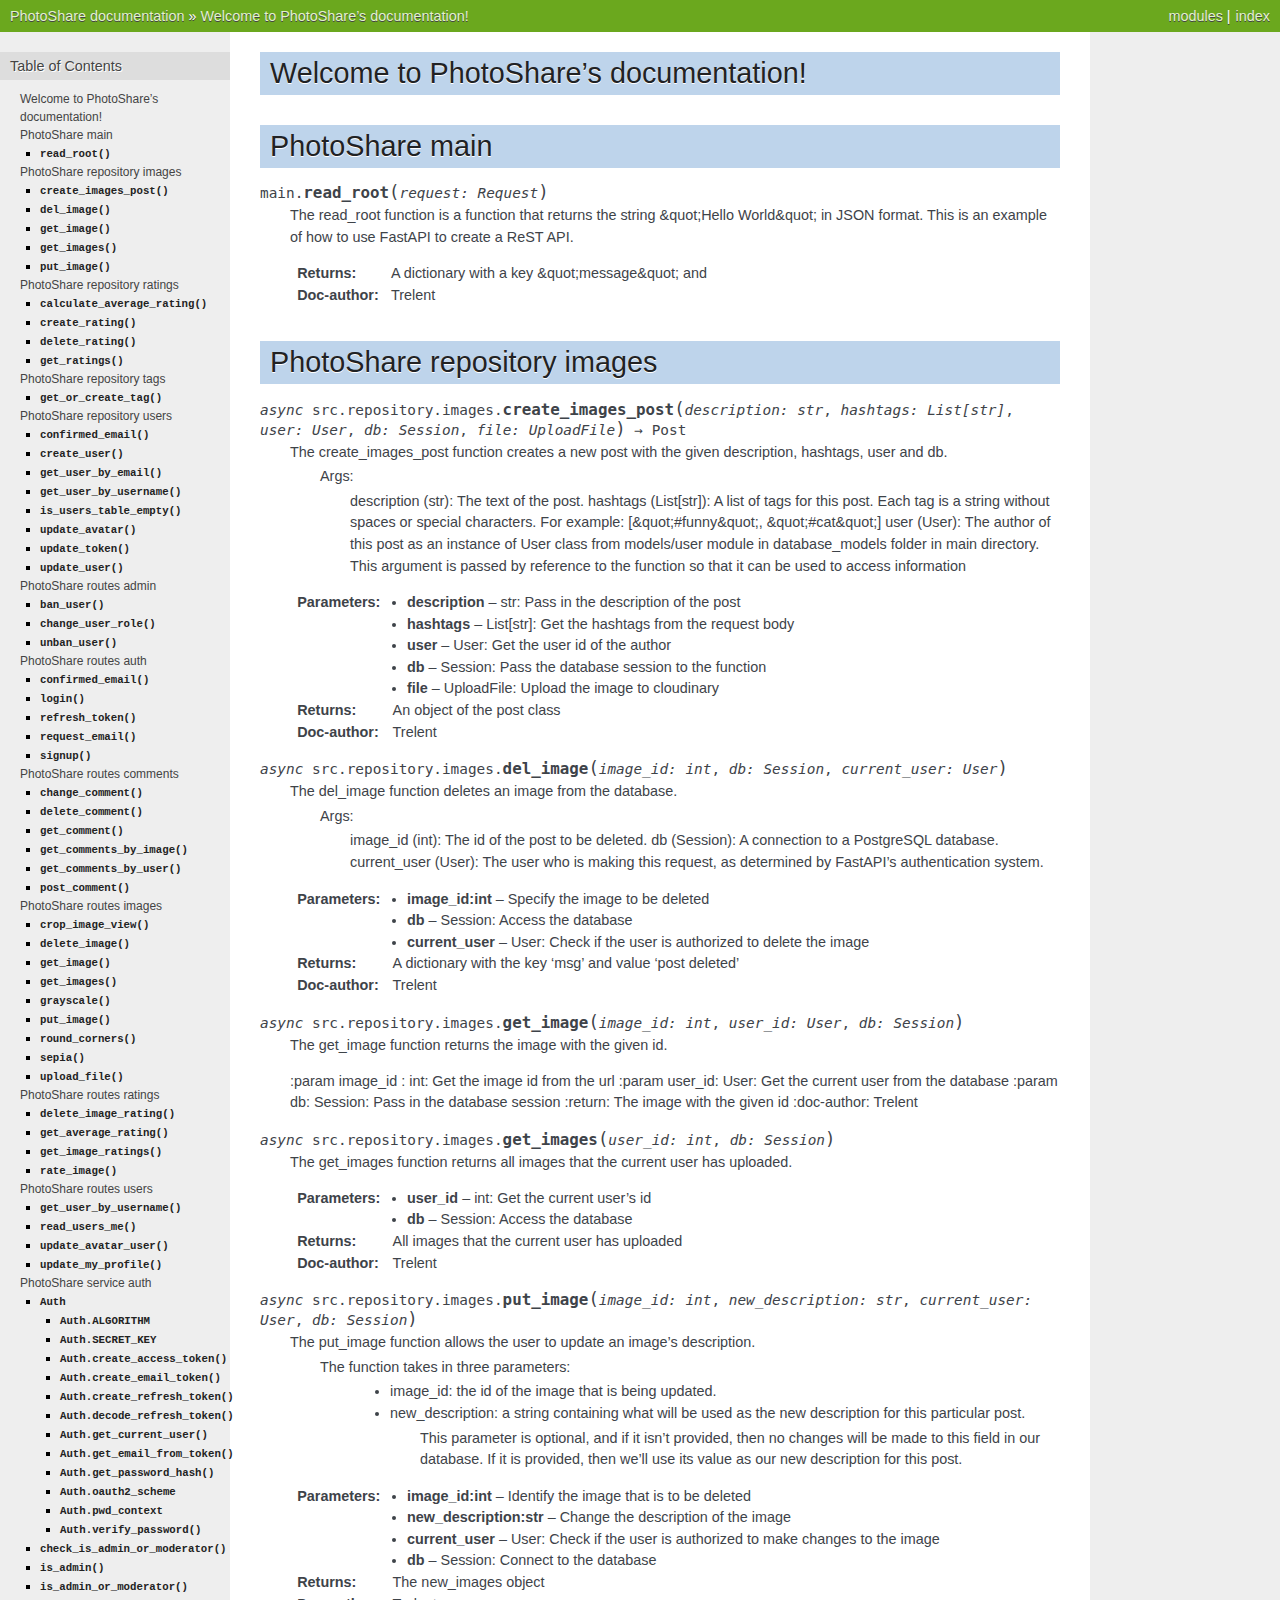
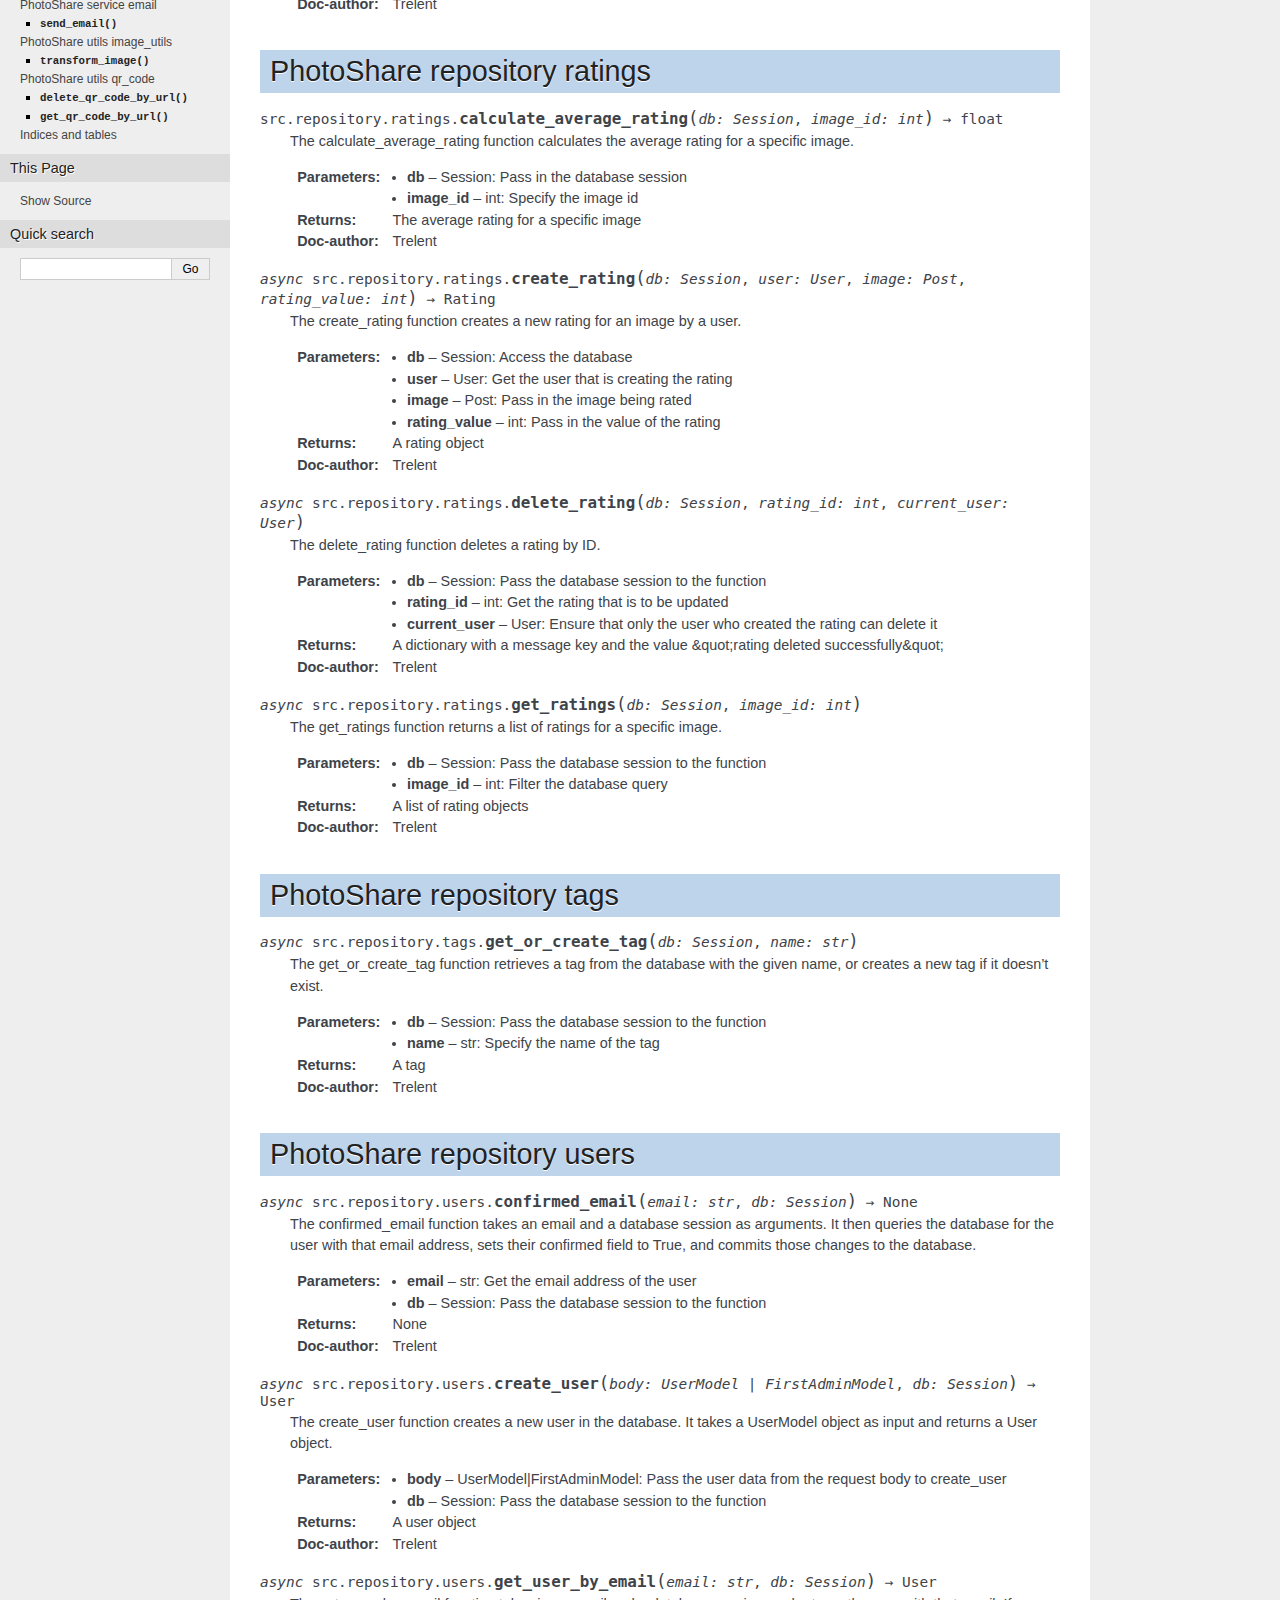
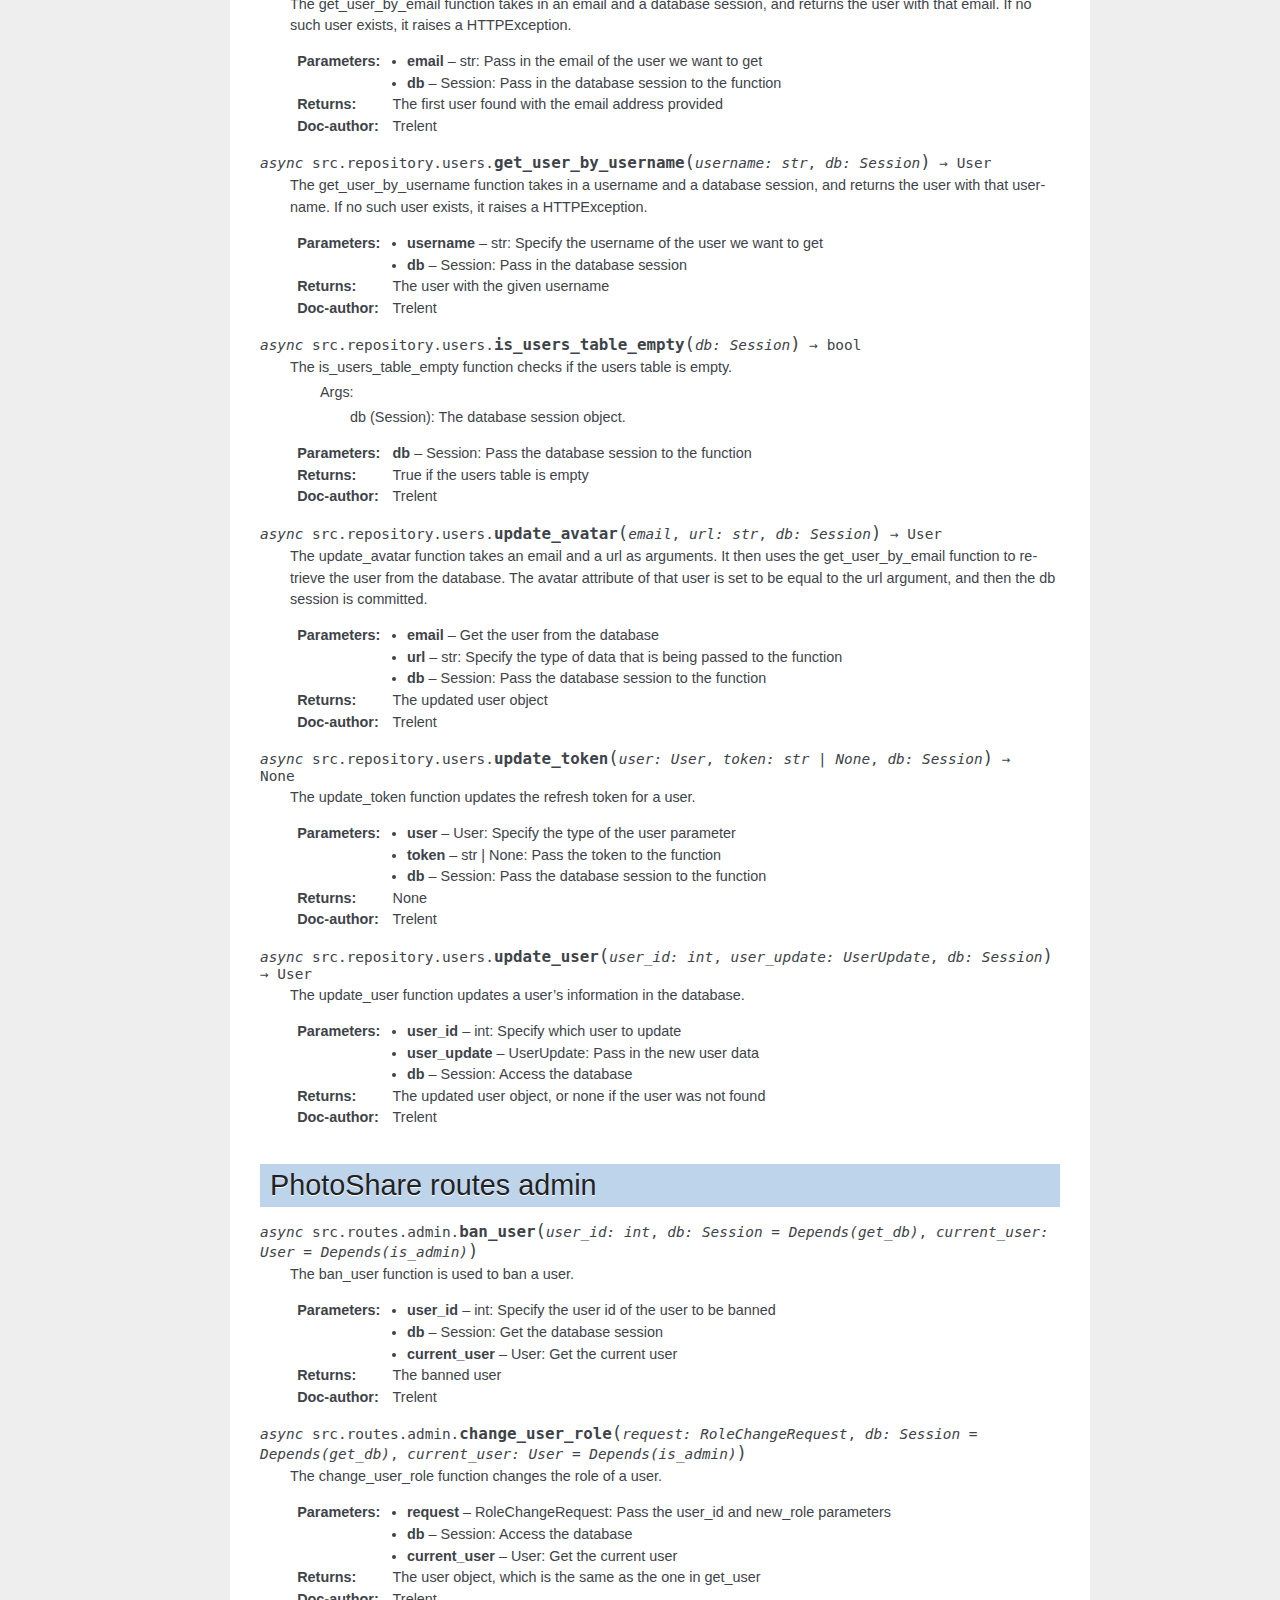
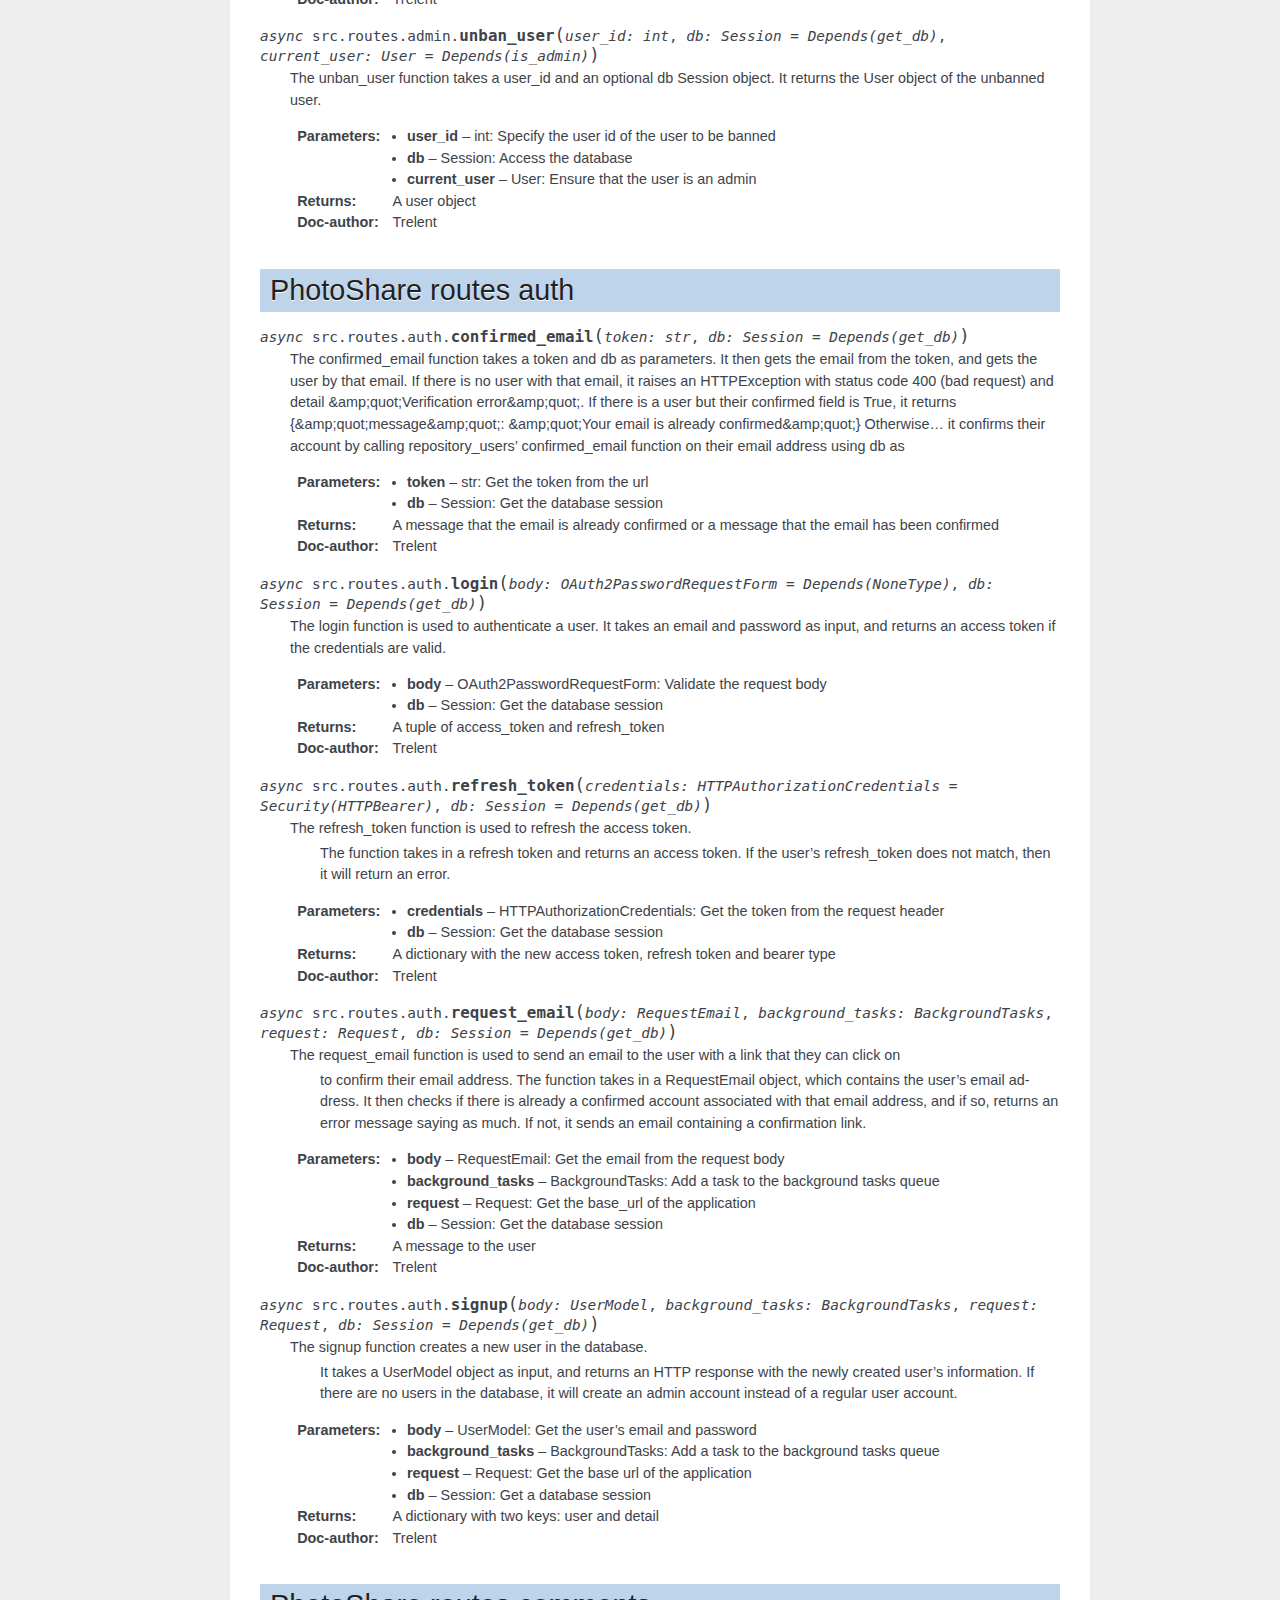
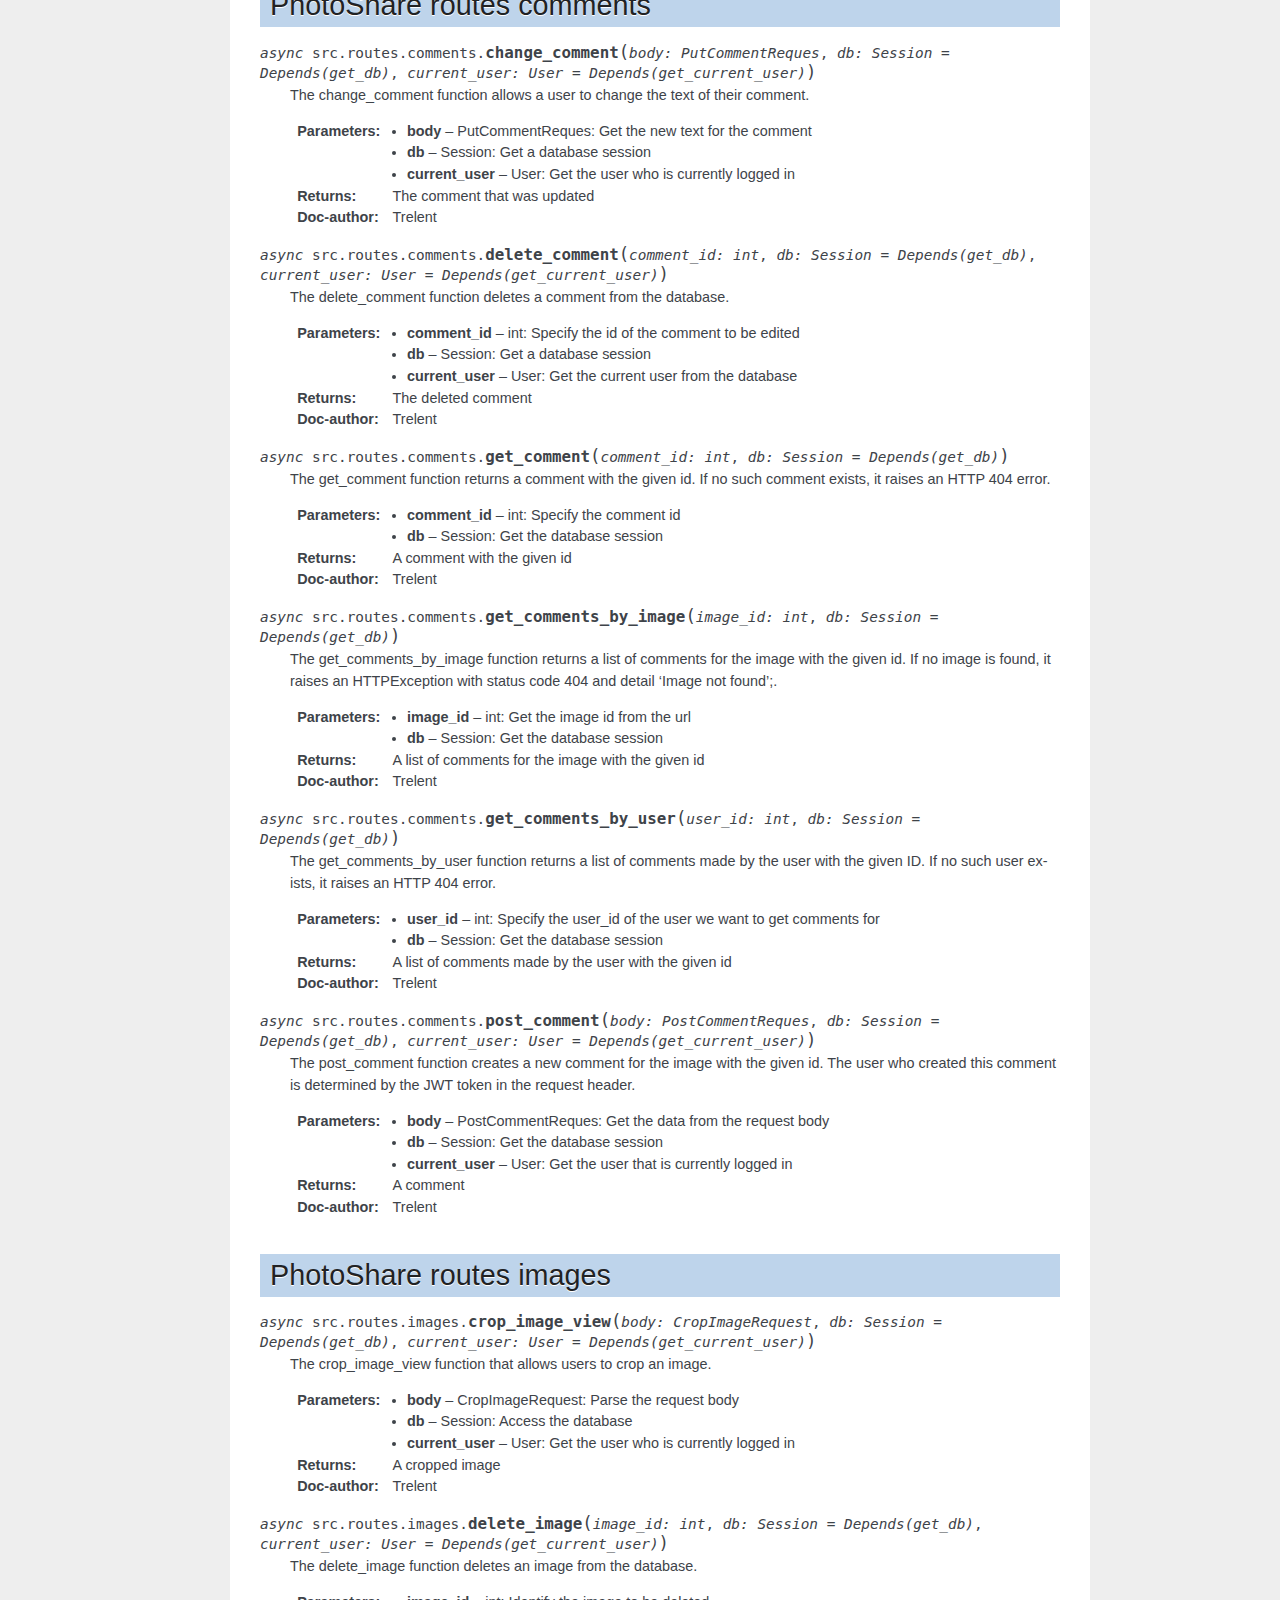
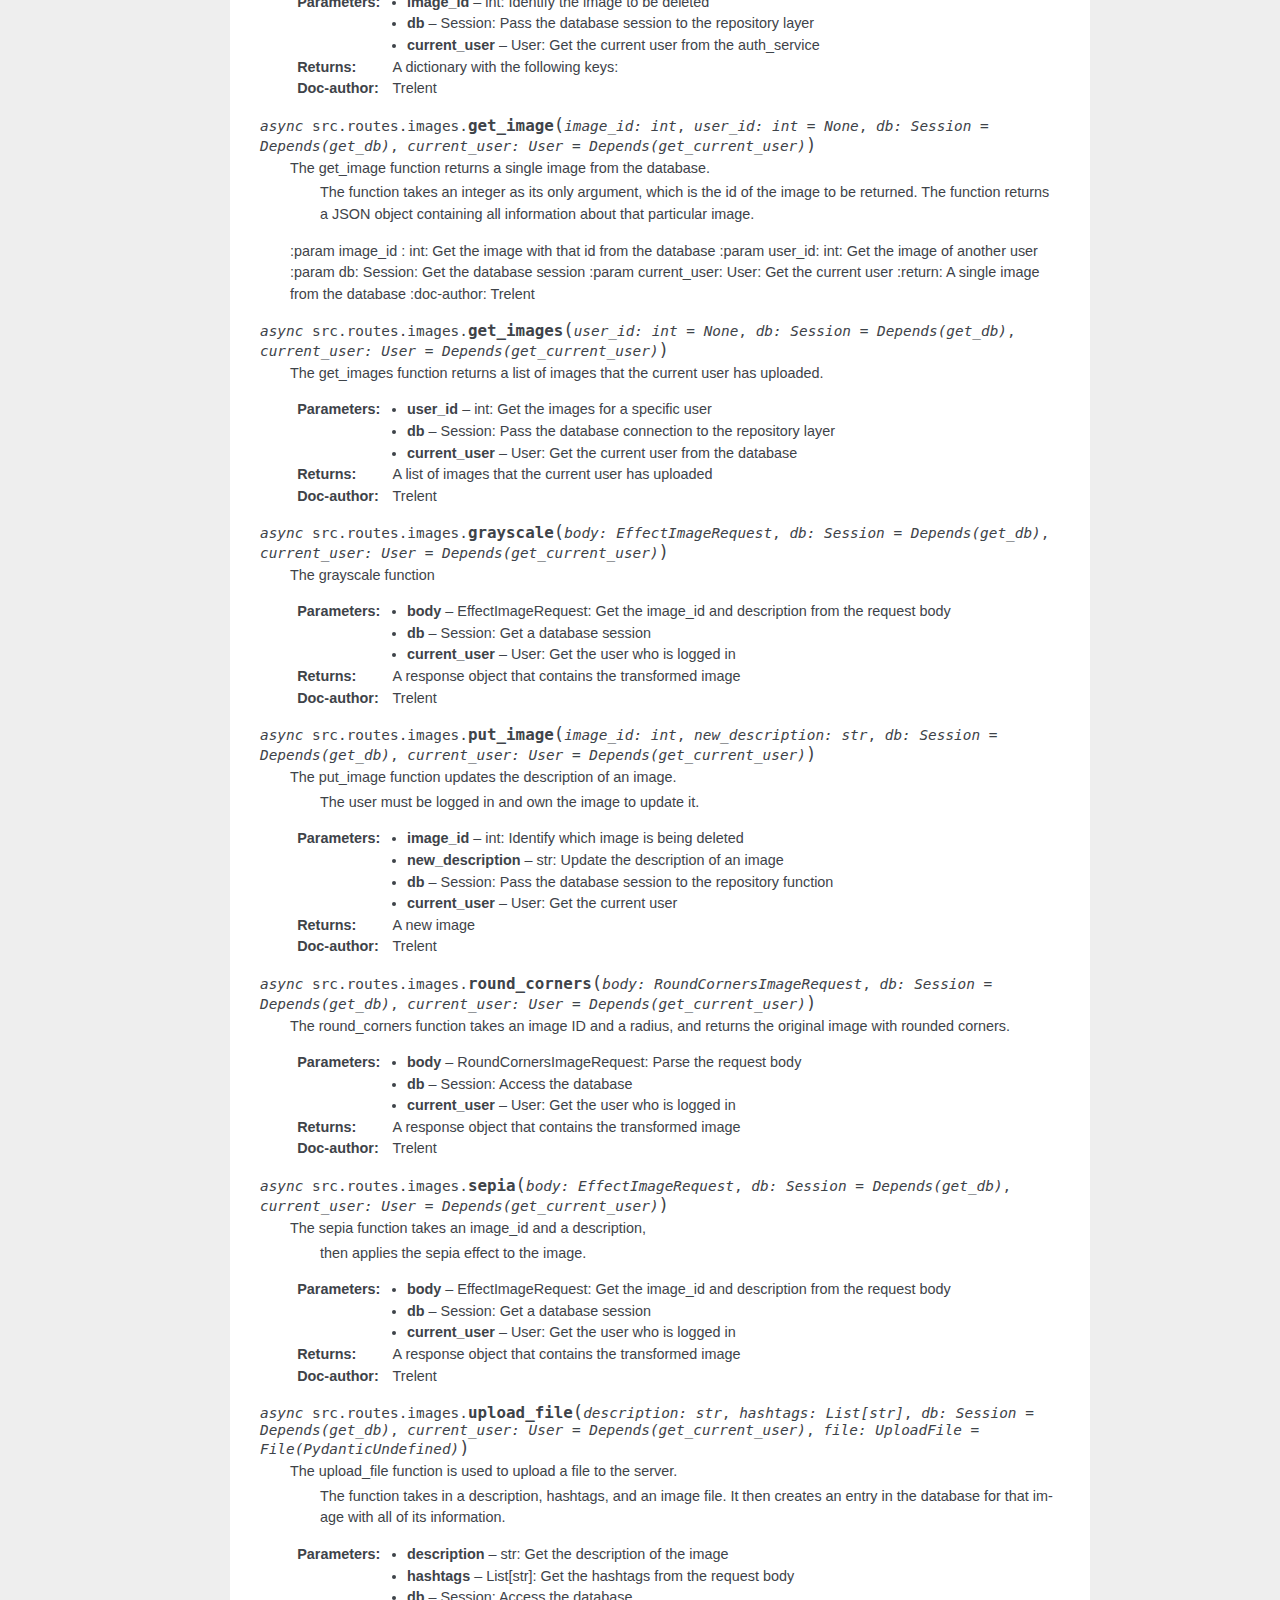
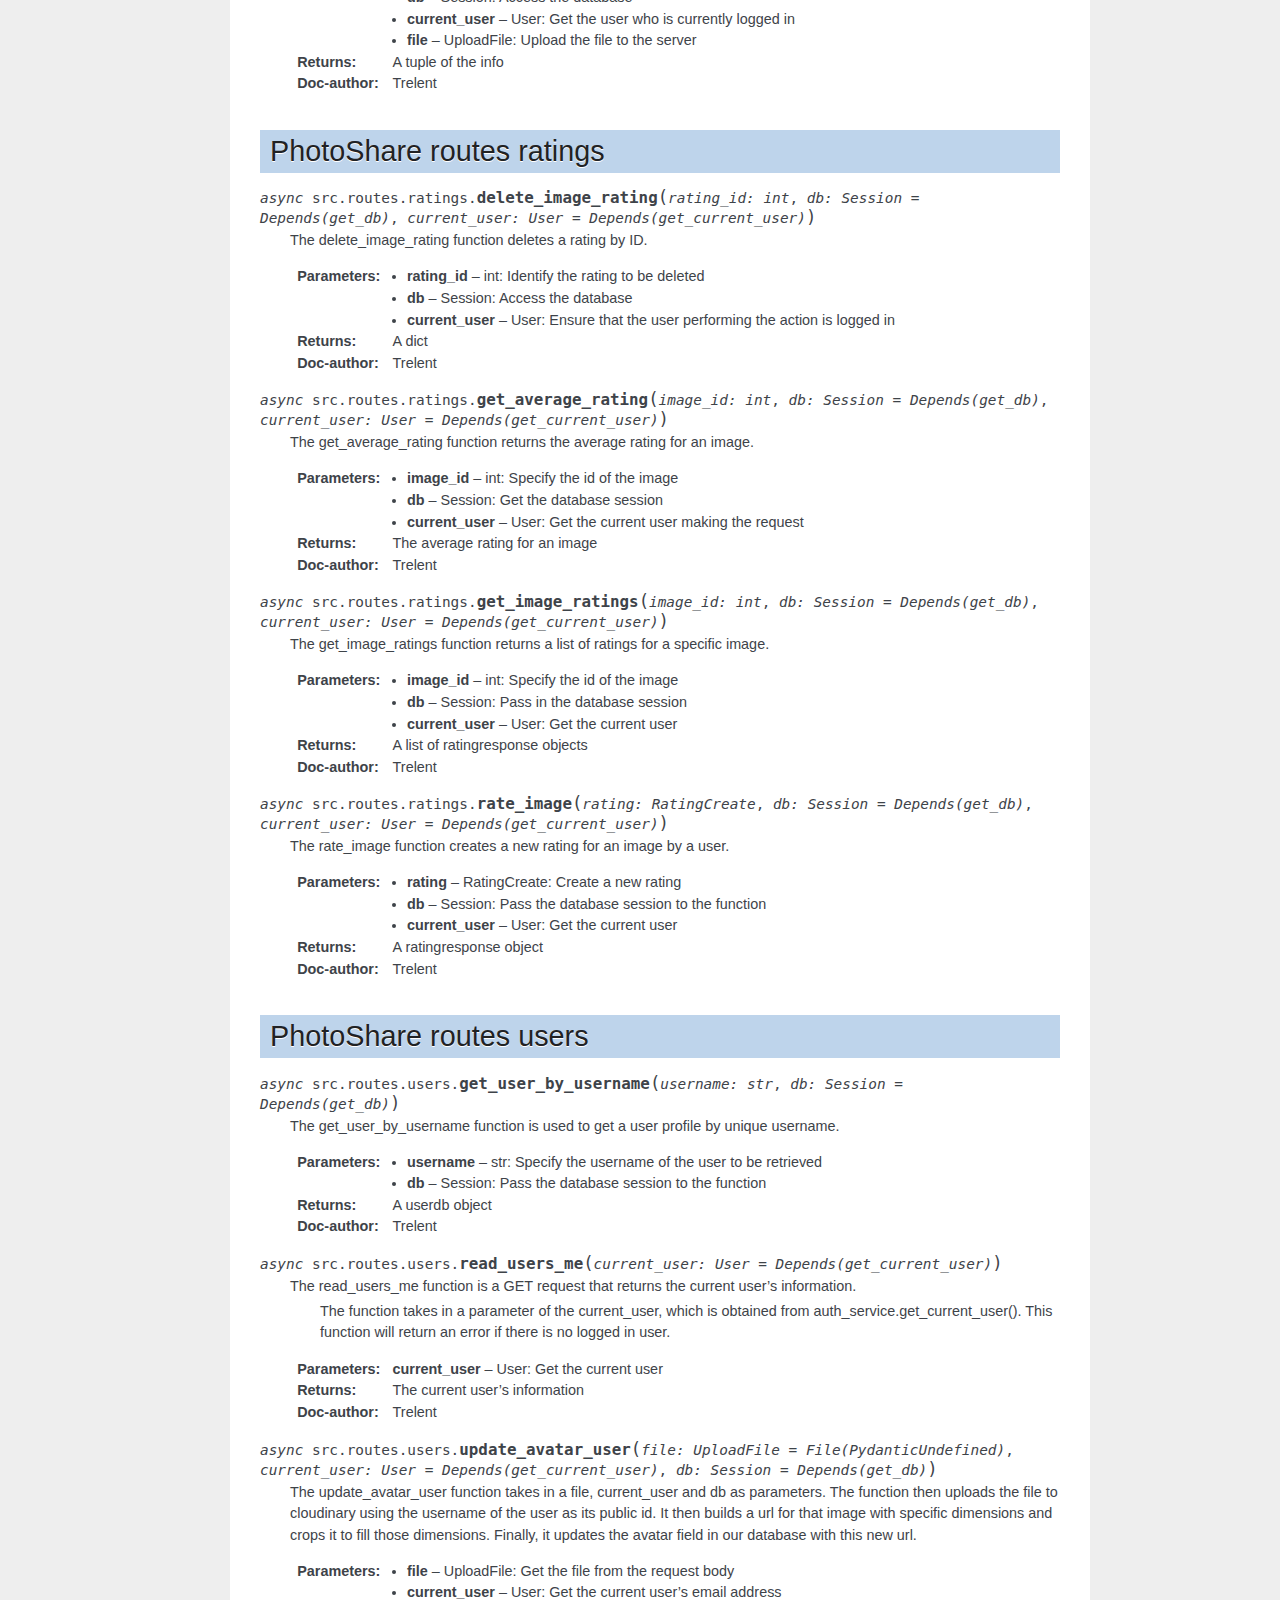
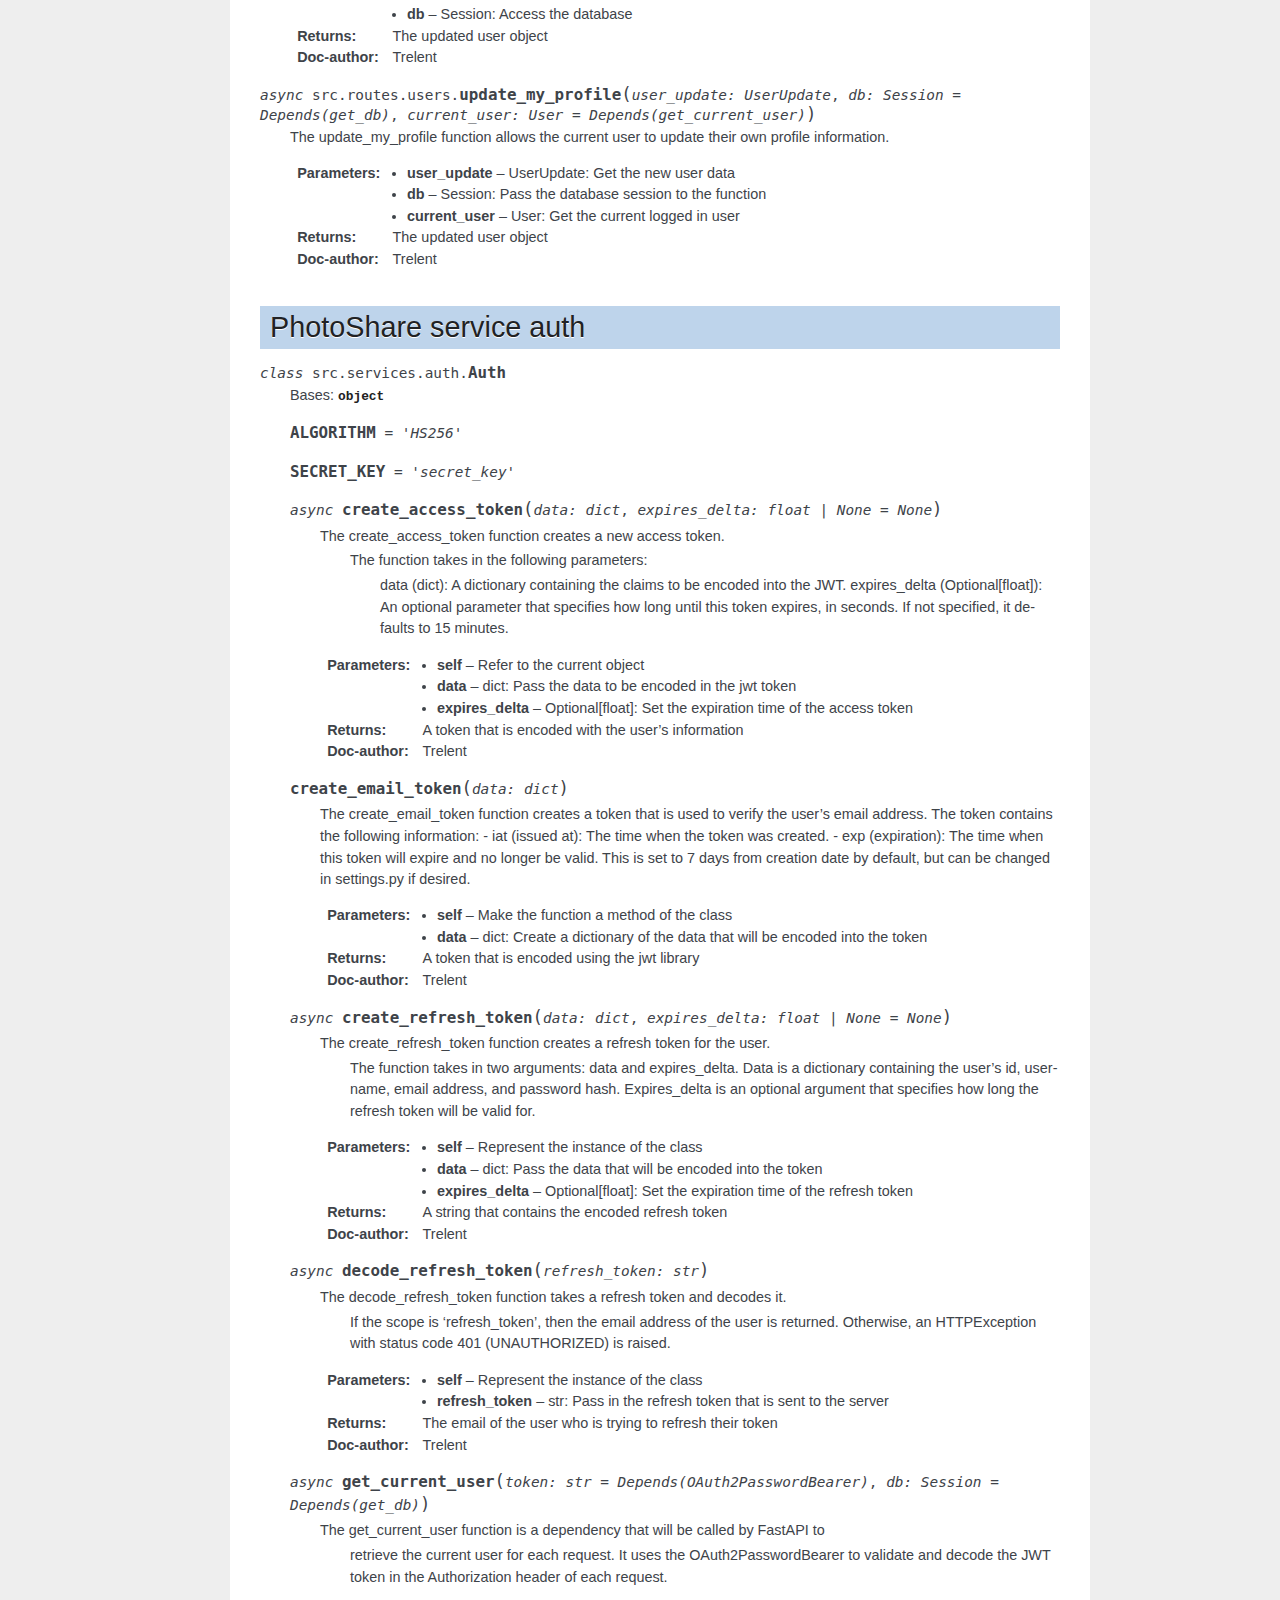
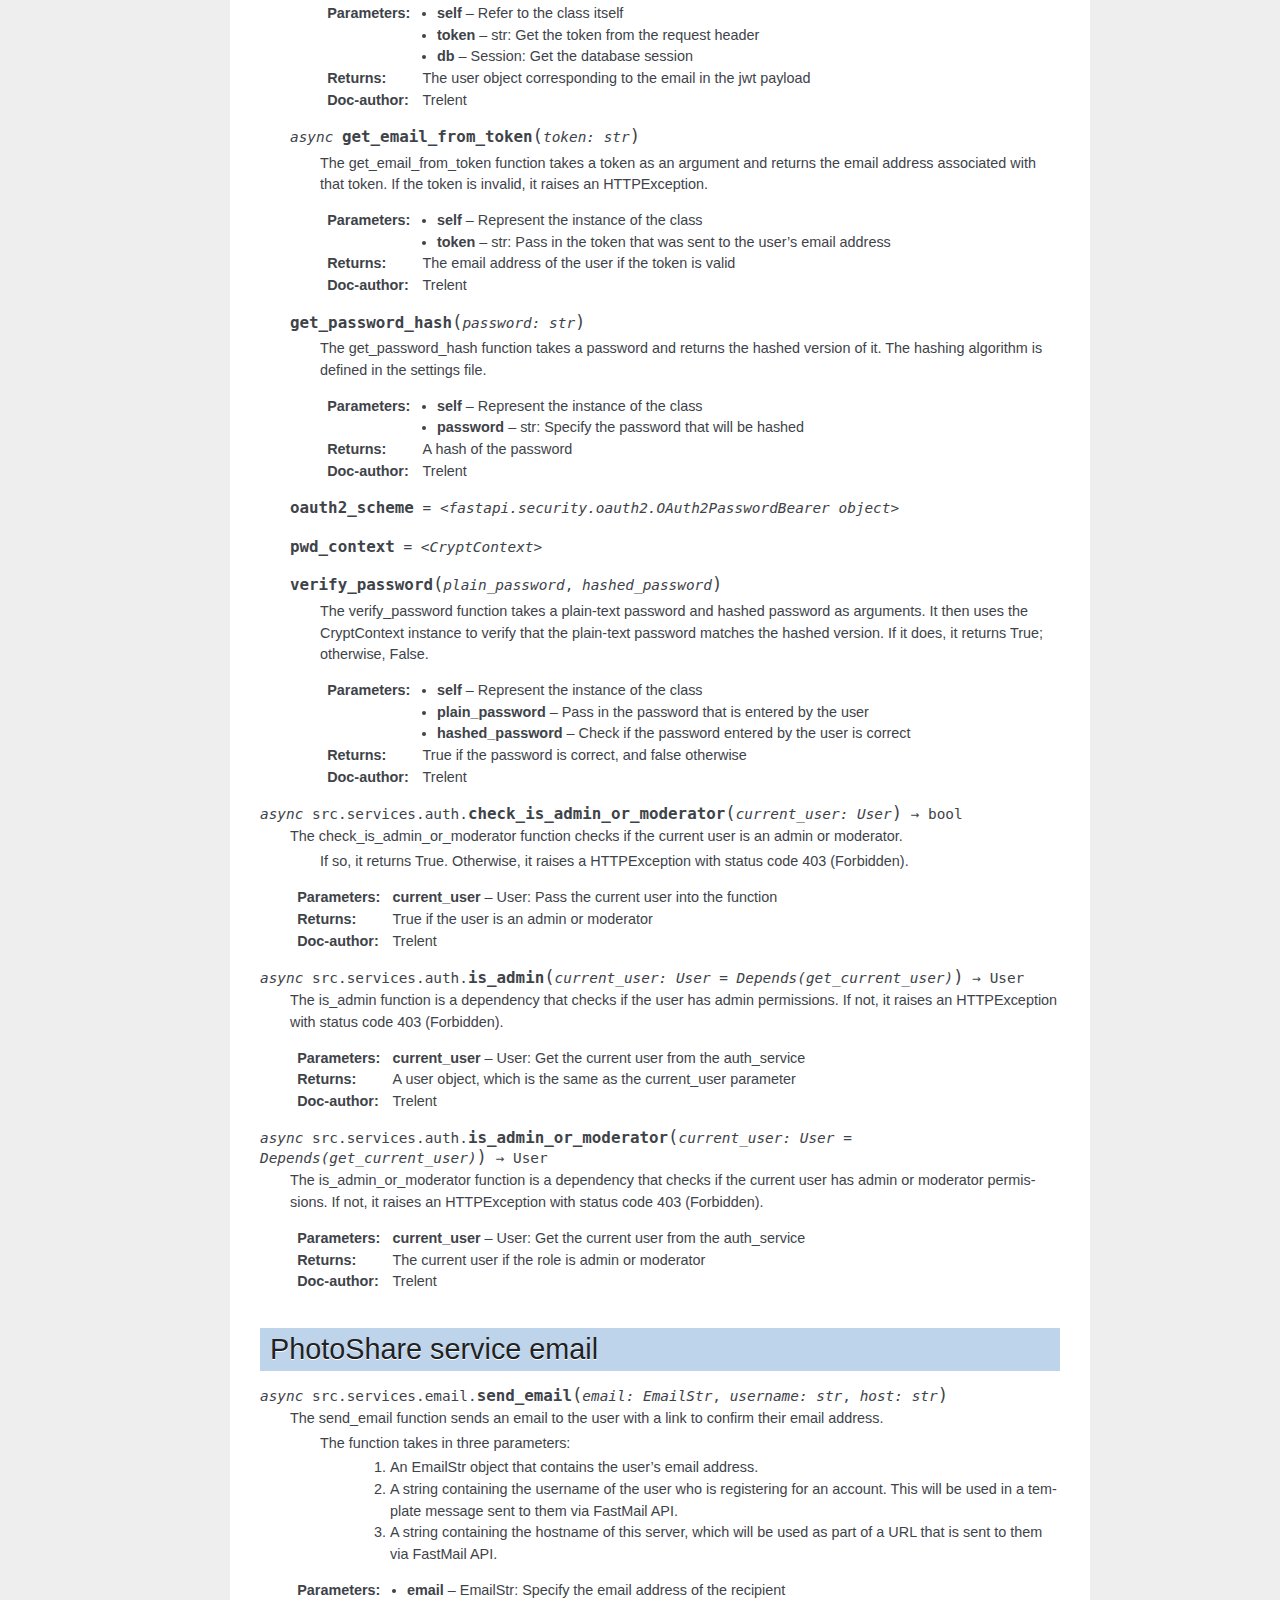
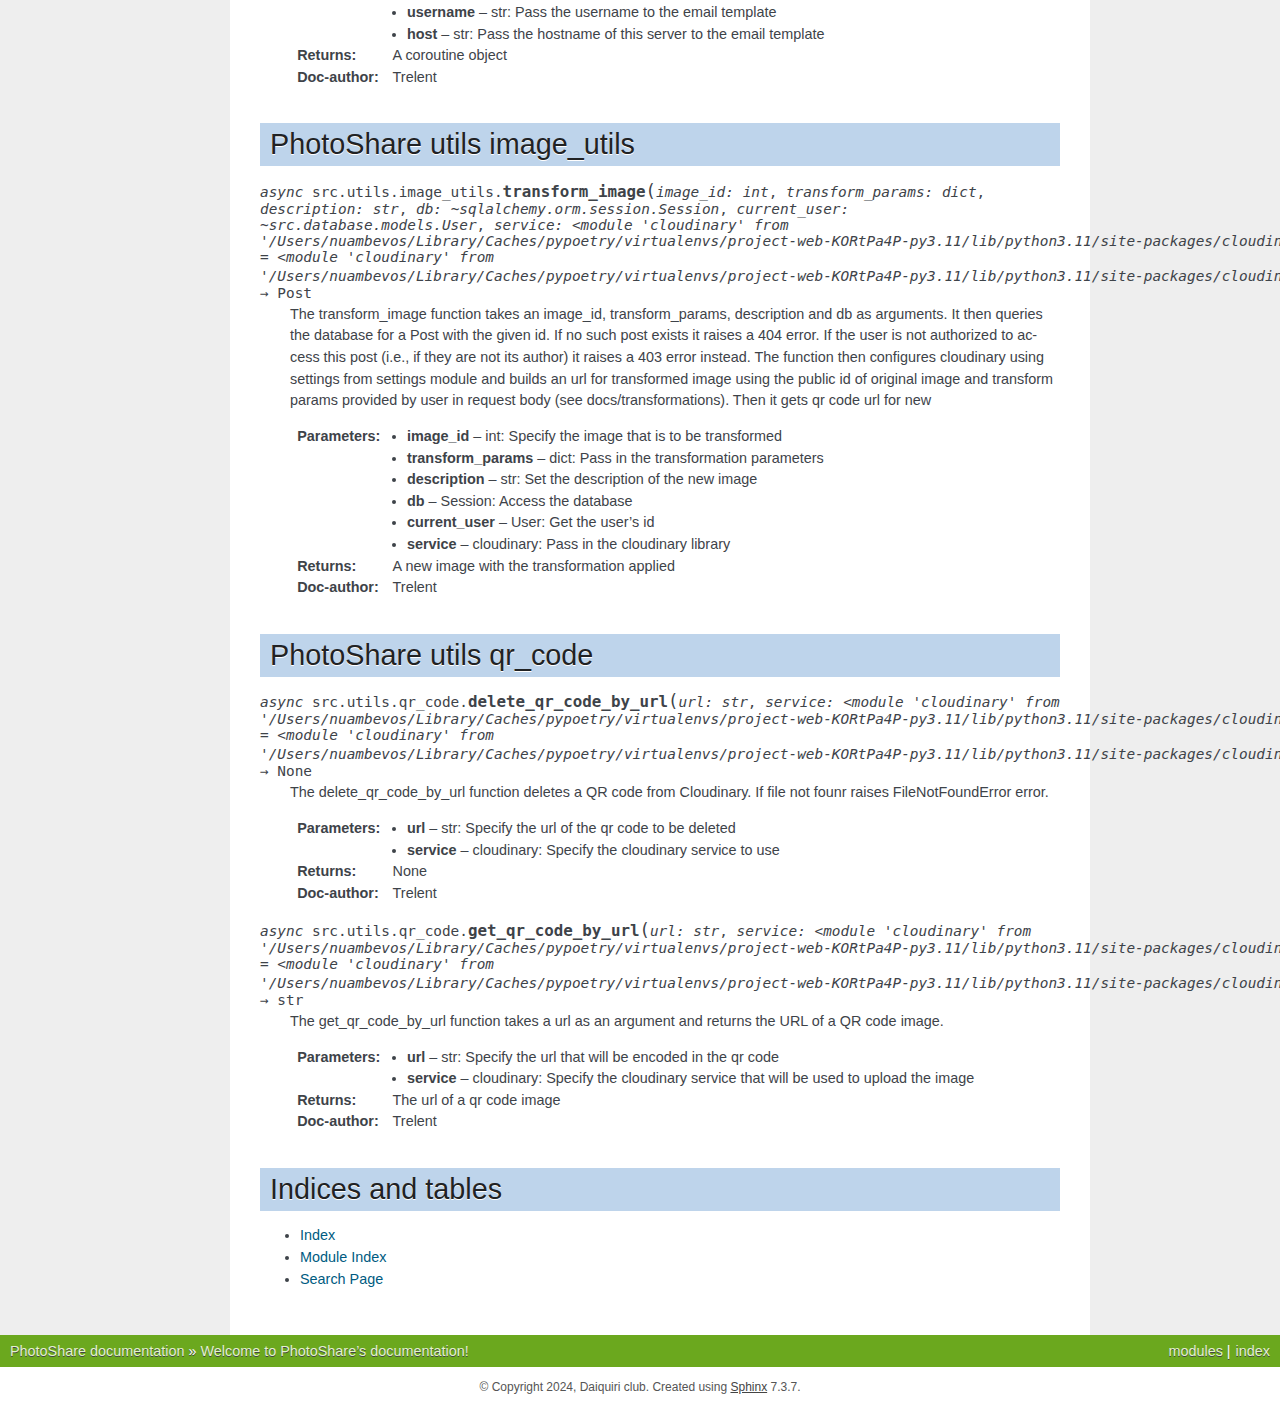
<file: Project_web/docs/_build/html/index.html>
<!DOCTYPE html>

<html lang="en" data-content_root="./">
  <head>
    <meta charset="utf-8" />
    <meta name="viewport" content="width=device-width, initial-scale=1.0" /><meta name="viewport" content="width=device-width, initial-scale=1" />

    <title>Welcome to PhotoShare’s documentation! &#8212; PhotoShare  documentation</title>
    <link rel="stylesheet" type="text/css" href="_static/pygments.css?v=a746c00c" />
    <link rel="stylesheet" type="text/css" href="_static/nature.css?v=0f882399" />
    <script src="_static/documentation_options.js?v=5929fcd5"></script>
    <script src="_static/doctools.js?v=9a2dae69"></script>
    <script src="_static/sphinx_highlight.js?v=dc90522c"></script>
    <link rel="index" title="Index" href="genindex.html" />
    <link rel="search" title="Search" href="search.html" /> 
  </head><body>
    <div class="related" role="navigation" aria-label="related navigation">
      <h3>Navigation</h3>
      <ul>
        <li class="right" style="margin-right: 10px">
          <a href="genindex.html" title="General Index"
             accesskey="I">index</a></li>
        <li class="right" >
          <a href="py-modindex.html" title="Python Module Index"
             >modules</a> |</li>
        <li class="nav-item nav-item-0"><a href="#">PhotoShare  documentation</a> &#187;</li>
        <li class="nav-item nav-item-this"><a href="">Welcome to PhotoShare’s documentation!</a></li> 
      </ul>
    </div>  

    <div class="document">
      <div class="documentwrapper">
        <div class="bodywrapper">
          <div class="body" role="main">
            
  <section id="welcome-to-photoshare-s-documentation">
<h1>Welcome to PhotoShare’s documentation!<a class="headerlink" href="#welcome-to-photoshare-s-documentation" title="Link to this heading">¶</a></h1>
<div class="toctree-wrapper compound">
</div>
</section>
<section id="module-main">
<span id="photoshare-main"></span><h1>PhotoShare main<a class="headerlink" href="#module-main" title="Link to this heading">¶</a></h1>
<dl class="py function">
<dt class="sig sig-object py" id="main.read_root">
<span class="sig-prename descclassname"><span class="pre">main.</span></span><span class="sig-name descname"><span class="pre">read_root</span></span><span class="sig-paren">(</span><em class="sig-param"><span class="n"><span class="pre">request</span></span><span class="p"><span class="pre">:</span></span><span class="w"> </span><span class="n"><span class="pre">Request</span></span></em><span class="sig-paren">)</span><a class="headerlink" href="#main.read_root" title="Link to this definition">¶</a></dt>
<dd><p>The read_root function is a function that returns the string &amp;quot;Hello World&amp;quot;
in JSON format. This is an example of how to use FastAPI to create a ReST API.</p>
<dl class="field-list simple">
<dt class="field-odd">Returns<span class="colon">:</span></dt>
<dd class="field-odd"><p>A dictionary with a key &amp;quot;message&amp;quot; and</p>
</dd>
<dt class="field-even">Doc-author<span class="colon">:</span></dt>
<dd class="field-even"><p>Trelent</p>
</dd>
</dl>
</dd></dl>

</section>
<section id="module-src.repository.images">
<span id="photoshare-repository-images"></span><h1>PhotoShare repository images<a class="headerlink" href="#module-src.repository.images" title="Link to this heading">¶</a></h1>
<dl class="py function">
<dt class="sig sig-object py" id="src.repository.images.create_images_post">
<em class="property"><span class="k"><span class="pre">async</span></span><span class="w"> </span></em><span class="sig-prename descclassname"><span class="pre">src.repository.images.</span></span><span class="sig-name descname"><span class="pre">create_images_post</span></span><span class="sig-paren">(</span><em class="sig-param"><span class="n"><span class="pre">description</span></span><span class="p"><span class="pre">:</span></span><span class="w"> </span><span class="n"><span class="pre">str</span></span></em>, <em class="sig-param"><span class="n"><span class="pre">hashtags</span></span><span class="p"><span class="pre">:</span></span><span class="w"> </span><span class="n"><span class="pre">List</span><span class="p"><span class="pre">[</span></span><span class="pre">str</span><span class="p"><span class="pre">]</span></span></span></em>, <em class="sig-param"><span class="n"><span class="pre">user</span></span><span class="p"><span class="pre">:</span></span><span class="w"> </span><span class="n"><span class="pre">User</span></span></em>, <em class="sig-param"><span class="n"><span class="pre">db</span></span><span class="p"><span class="pre">:</span></span><span class="w"> </span><span class="n"><span class="pre">Session</span></span></em>, <em class="sig-param"><span class="n"><span class="pre">file</span></span><span class="p"><span class="pre">:</span></span><span class="w"> </span><span class="n"><span class="pre">UploadFile</span></span></em><span class="sig-paren">)</span> <span class="sig-return"><span class="sig-return-icon">&#x2192;</span> <span class="sig-return-typehint"><span class="pre">Post</span></span></span><a class="headerlink" href="#src.repository.images.create_images_post" title="Link to this definition">¶</a></dt>
<dd><dl class="simple">
<dt>The create_images_post function creates a new post with the given description, hashtags, user and db.</dt><dd><dl class="simple">
<dt>Args:</dt><dd><p>description (str): The text of the post.
hashtags (List[str]): A list of tags for this post.  Each tag is a string without spaces or special characters.  For example: [&amp;quot;#funny&amp;quot;, &amp;quot;#cat&amp;quot;]
user (User): The author of this post as an instance of User class from models/user module in database_models folder in main directory.  
This argument is passed by reference to the function so that it can be used to access information</p>
</dd>
</dl>
</dd>
</dl>
<dl class="field-list simple">
<dt class="field-odd">Parameters<span class="colon">:</span></dt>
<dd class="field-odd"><ul class="simple">
<li><p><strong>description</strong> – str: Pass in the description of the post</p></li>
<li><p><strong>hashtags</strong> – List[str]: Get the hashtags from the request body</p></li>
<li><p><strong>user</strong> – User: Get the user id of the author</p></li>
<li><p><strong>db</strong> – Session: Pass the database session to the function</p></li>
<li><p><strong>file</strong> – UploadFile: Upload the image to cloudinary</p></li>
</ul>
</dd>
<dt class="field-even">Returns<span class="colon">:</span></dt>
<dd class="field-even"><p>An object of the post class</p>
</dd>
<dt class="field-odd">Doc-author<span class="colon">:</span></dt>
<dd class="field-odd"><p>Trelent</p>
</dd>
</dl>
</dd></dl>

<dl class="py function">
<dt class="sig sig-object py" id="src.repository.images.del_image">
<em class="property"><span class="k"><span class="pre">async</span></span><span class="w"> </span></em><span class="sig-prename descclassname"><span class="pre">src.repository.images.</span></span><span class="sig-name descname"><span class="pre">del_image</span></span><span class="sig-paren">(</span><em class="sig-param"><span class="n"><span class="pre">image_id</span></span><span class="p"><span class="pre">:</span></span><span class="w"> </span><span class="n"><span class="pre">int</span></span></em>, <em class="sig-param"><span class="n"><span class="pre">db</span></span><span class="p"><span class="pre">:</span></span><span class="w"> </span><span class="n"><span class="pre">Session</span></span></em>, <em class="sig-param"><span class="n"><span class="pre">current_user</span></span><span class="p"><span class="pre">:</span></span><span class="w"> </span><span class="n"><span class="pre">User</span></span></em><span class="sig-paren">)</span><a class="headerlink" href="#src.repository.images.del_image" title="Link to this definition">¶</a></dt>
<dd><dl class="simple">
<dt>The del_image function deletes an image from the database.</dt><dd><dl class="simple">
<dt>Args:</dt><dd><p>image_id (int): The id of the post to be deleted.
db (Session): A connection to a PostgreSQL database.
current_user (User): The user who is making this request, as determined by FastAPI’s authentication system.</p>
</dd>
</dl>
</dd>
</dl>
<dl class="field-list simple">
<dt class="field-odd">Parameters<span class="colon">:</span></dt>
<dd class="field-odd"><ul class="simple">
<li><p><strong>image_id:int</strong> – Specify the image to be deleted</p></li>
<li><p><strong>db</strong> – Session: Access the database</p></li>
<li><p><strong>current_user</strong> – User: Check if the user is authorized to delete the image</p></li>
</ul>
</dd>
<dt class="field-even">Returns<span class="colon">:</span></dt>
<dd class="field-even"><p>A dictionary with the key ‘msg’ and value ‘post deleted’</p>
</dd>
<dt class="field-odd">Doc-author<span class="colon">:</span></dt>
<dd class="field-odd"><p>Trelent</p>
</dd>
</dl>
</dd></dl>

<dl class="py function">
<dt class="sig sig-object py" id="src.repository.images.get_image">
<em class="property"><span class="k"><span class="pre">async</span></span><span class="w"> </span></em><span class="sig-prename descclassname"><span class="pre">src.repository.images.</span></span><span class="sig-name descname"><span class="pre">get_image</span></span><span class="sig-paren">(</span><em class="sig-param"><span class="n"><span class="pre">image_id</span></span><span class="p"><span class="pre">:</span></span><span class="w"> </span><span class="n"><span class="pre">int</span></span></em>, <em class="sig-param"><span class="n"><span class="pre">user_id</span></span><span class="p"><span class="pre">:</span></span><span class="w"> </span><span class="n"><span class="pre">User</span></span></em>, <em class="sig-param"><span class="n"><span class="pre">db</span></span><span class="p"><span class="pre">:</span></span><span class="w"> </span><span class="n"><span class="pre">Session</span></span></em><span class="sig-paren">)</span><a class="headerlink" href="#src.repository.images.get_image" title="Link to this definition">¶</a></dt>
<dd><p>The get_image function returns the image with the given id.</p>
<p>:param image_id : int: Get the image id from the url
:param user_id: User: Get the current user from the database
:param db: Session: Pass in the database session
:return: The image with the given id
:doc-author: Trelent</p>
</dd></dl>

<dl class="py function">
<dt class="sig sig-object py" id="src.repository.images.get_images">
<em class="property"><span class="k"><span class="pre">async</span></span><span class="w"> </span></em><span class="sig-prename descclassname"><span class="pre">src.repository.images.</span></span><span class="sig-name descname"><span class="pre">get_images</span></span><span class="sig-paren">(</span><em class="sig-param"><span class="n"><span class="pre">user_id</span></span><span class="p"><span class="pre">:</span></span><span class="w"> </span><span class="n"><span class="pre">int</span></span></em>, <em class="sig-param"><span class="n"><span class="pre">db</span></span><span class="p"><span class="pre">:</span></span><span class="w"> </span><span class="n"><span class="pre">Session</span></span></em><span class="sig-paren">)</span><a class="headerlink" href="#src.repository.images.get_images" title="Link to this definition">¶</a></dt>
<dd><p>The get_images function returns all images that the current user has uploaded.</p>
<dl class="field-list simple">
<dt class="field-odd">Parameters<span class="colon">:</span></dt>
<dd class="field-odd"><ul class="simple">
<li><p><strong>user_id</strong> – int: Get the current user’s id</p></li>
<li><p><strong>db</strong> – Session: Access the database</p></li>
</ul>
</dd>
<dt class="field-even">Returns<span class="colon">:</span></dt>
<dd class="field-even"><p>All images that the current user has uploaded</p>
</dd>
<dt class="field-odd">Doc-author<span class="colon">:</span></dt>
<dd class="field-odd"><p>Trelent</p>
</dd>
</dl>
</dd></dl>

<dl class="py function">
<dt class="sig sig-object py" id="src.repository.images.put_image">
<em class="property"><span class="k"><span class="pre">async</span></span><span class="w"> </span></em><span class="sig-prename descclassname"><span class="pre">src.repository.images.</span></span><span class="sig-name descname"><span class="pre">put_image</span></span><span class="sig-paren">(</span><em class="sig-param"><span class="n"><span class="pre">image_id</span></span><span class="p"><span class="pre">:</span></span><span class="w"> </span><span class="n"><span class="pre">int</span></span></em>, <em class="sig-param"><span class="n"><span class="pre">new_description</span></span><span class="p"><span class="pre">:</span></span><span class="w"> </span><span class="n"><span class="pre">str</span></span></em>, <em class="sig-param"><span class="n"><span class="pre">current_user</span></span><span class="p"><span class="pre">:</span></span><span class="w"> </span><span class="n"><span class="pre">User</span></span></em>, <em class="sig-param"><span class="n"><span class="pre">db</span></span><span class="p"><span class="pre">:</span></span><span class="w"> </span><span class="n"><span class="pre">Session</span></span></em><span class="sig-paren">)</span><a class="headerlink" href="#src.repository.images.put_image" title="Link to this definition">¶</a></dt>
<dd><dl class="simple">
<dt>The put_image function allows the user to update an image’s description.</dt><dd><dl class="simple">
<dt>The function takes in three parameters:</dt><dd><ul class="simple">
<li><p>image_id: the id of the image that is being updated.</p></li>
<li><dl class="simple">
<dt>new_description: a string containing what will be used as the new description for this particular post. </dt><dd><p>This parameter is optional, and if it isn’t provided, then no changes will be made to this field in our database. 
If it is provided, then we’ll use its value as our new description for this post.</p>
</dd>
</dl>
</li>
</ul>
</dd>
</dl>
</dd>
</dl>
<dl class="field-list simple">
<dt class="field-odd">Parameters<span class="colon">:</span></dt>
<dd class="field-odd"><ul class="simple">
<li><p><strong>image_id:int</strong> – Identify the image that is to be deleted</p></li>
<li><p><strong>new_description:str</strong> – Change the description of the image</p></li>
<li><p><strong>current_user</strong> – User: Check if the user is authorized to make changes to the image</p></li>
<li><p><strong>db</strong> – Session: Connect to the database</p></li>
</ul>
</dd>
<dt class="field-even">Returns<span class="colon">:</span></dt>
<dd class="field-even"><p>The new_images object</p>
</dd>
<dt class="field-odd">Doc-author<span class="colon">:</span></dt>
<dd class="field-odd"><p>Trelent</p>
</dd>
</dl>
</dd></dl>

</section>
<section id="module-src.repository.ratings">
<span id="photoshare-repository-ratings"></span><h1>PhotoShare repository ratings<a class="headerlink" href="#module-src.repository.ratings" title="Link to this heading">¶</a></h1>
<dl class="py function">
<dt class="sig sig-object py" id="src.repository.ratings.calculate_average_rating">
<span class="sig-prename descclassname"><span class="pre">src.repository.ratings.</span></span><span class="sig-name descname"><span class="pre">calculate_average_rating</span></span><span class="sig-paren">(</span><em class="sig-param"><span class="n"><span class="pre">db</span></span><span class="p"><span class="pre">:</span></span><span class="w"> </span><span class="n"><span class="pre">Session</span></span></em>, <em class="sig-param"><span class="n"><span class="pre">image_id</span></span><span class="p"><span class="pre">:</span></span><span class="w"> </span><span class="n"><span class="pre">int</span></span></em><span class="sig-paren">)</span> <span class="sig-return"><span class="sig-return-icon">&#x2192;</span> <span class="sig-return-typehint"><span class="pre">float</span></span></span><a class="headerlink" href="#src.repository.ratings.calculate_average_rating" title="Link to this definition">¶</a></dt>
<dd><p>The calculate_average_rating function calculates the average rating for a specific image.</p>
<dl class="field-list simple">
<dt class="field-odd">Parameters<span class="colon">:</span></dt>
<dd class="field-odd"><ul class="simple">
<li><p><strong>db</strong> – Session: Pass in the database session</p></li>
<li><p><strong>image_id</strong> – int: Specify the image id</p></li>
</ul>
</dd>
<dt class="field-even">Returns<span class="colon">:</span></dt>
<dd class="field-even"><p>The average rating for a specific image</p>
</dd>
<dt class="field-odd">Doc-author<span class="colon">:</span></dt>
<dd class="field-odd"><p>Trelent</p>
</dd>
</dl>
</dd></dl>

<dl class="py function">
<dt class="sig sig-object py" id="src.repository.ratings.create_rating">
<em class="property"><span class="k"><span class="pre">async</span></span><span class="w"> </span></em><span class="sig-prename descclassname"><span class="pre">src.repository.ratings.</span></span><span class="sig-name descname"><span class="pre">create_rating</span></span><span class="sig-paren">(</span><em class="sig-param"><span class="n"><span class="pre">db</span></span><span class="p"><span class="pre">:</span></span><span class="w"> </span><span class="n"><span class="pre">Session</span></span></em>, <em class="sig-param"><span class="n"><span class="pre">user</span></span><span class="p"><span class="pre">:</span></span><span class="w"> </span><span class="n"><span class="pre">User</span></span></em>, <em class="sig-param"><span class="n"><span class="pre">image</span></span><span class="p"><span class="pre">:</span></span><span class="w"> </span><span class="n"><span class="pre">Post</span></span></em>, <em class="sig-param"><span class="n"><span class="pre">rating_value</span></span><span class="p"><span class="pre">:</span></span><span class="w"> </span><span class="n"><span class="pre">int</span></span></em><span class="sig-paren">)</span> <span class="sig-return"><span class="sig-return-icon">&#x2192;</span> <span class="sig-return-typehint"><span class="pre">Rating</span></span></span><a class="headerlink" href="#src.repository.ratings.create_rating" title="Link to this definition">¶</a></dt>
<dd><p>The create_rating function creates a new rating for an image by a user.</p>
<dl class="field-list simple">
<dt class="field-odd">Parameters<span class="colon">:</span></dt>
<dd class="field-odd"><ul class="simple">
<li><p><strong>db</strong> – Session: Access the database</p></li>
<li><p><strong>user</strong> – User: Get the user that is creating the rating</p></li>
<li><p><strong>image</strong> – Post: Pass in the image being rated</p></li>
<li><p><strong>rating_value</strong> – int: Pass in the value of the rating</p></li>
</ul>
</dd>
<dt class="field-even">Returns<span class="colon">:</span></dt>
<dd class="field-even"><p>A rating object</p>
</dd>
<dt class="field-odd">Doc-author<span class="colon">:</span></dt>
<dd class="field-odd"><p>Trelent</p>
</dd>
</dl>
</dd></dl>

<dl class="py function">
<dt class="sig sig-object py" id="src.repository.ratings.delete_rating">
<em class="property"><span class="k"><span class="pre">async</span></span><span class="w"> </span></em><span class="sig-prename descclassname"><span class="pre">src.repository.ratings.</span></span><span class="sig-name descname"><span class="pre">delete_rating</span></span><span class="sig-paren">(</span><em class="sig-param"><span class="n"><span class="pre">db</span></span><span class="p"><span class="pre">:</span></span><span class="w"> </span><span class="n"><span class="pre">Session</span></span></em>, <em class="sig-param"><span class="n"><span class="pre">rating_id</span></span><span class="p"><span class="pre">:</span></span><span class="w"> </span><span class="n"><span class="pre">int</span></span></em>, <em class="sig-param"><span class="n"><span class="pre">current_user</span></span><span class="p"><span class="pre">:</span></span><span class="w"> </span><span class="n"><span class="pre">User</span></span></em><span class="sig-paren">)</span><a class="headerlink" href="#src.repository.ratings.delete_rating" title="Link to this definition">¶</a></dt>
<dd><p>The delete_rating function deletes a rating by ID.</p>
<dl class="field-list simple">
<dt class="field-odd">Parameters<span class="colon">:</span></dt>
<dd class="field-odd"><ul class="simple">
<li><p><strong>db</strong> – Session: Pass the database session to the function</p></li>
<li><p><strong>rating_id</strong> – int: Get the rating that is to be updated</p></li>
<li><p><strong>current_user</strong> – User: Ensure that only the user who created the rating can delete it</p></li>
</ul>
</dd>
<dt class="field-even">Returns<span class="colon">:</span></dt>
<dd class="field-even"><p>A dictionary with a message key and the value &amp;quot;rating deleted successfully&amp;quot;</p>
</dd>
<dt class="field-odd">Doc-author<span class="colon">:</span></dt>
<dd class="field-odd"><p>Trelent</p>
</dd>
</dl>
</dd></dl>

<dl class="py function">
<dt class="sig sig-object py" id="src.repository.ratings.get_ratings">
<em class="property"><span class="k"><span class="pre">async</span></span><span class="w"> </span></em><span class="sig-prename descclassname"><span class="pre">src.repository.ratings.</span></span><span class="sig-name descname"><span class="pre">get_ratings</span></span><span class="sig-paren">(</span><em class="sig-param"><span class="n"><span class="pre">db</span></span><span class="p"><span class="pre">:</span></span><span class="w"> </span><span class="n"><span class="pre">Session</span></span></em>, <em class="sig-param"><span class="n"><span class="pre">image_id</span></span><span class="p"><span class="pre">:</span></span><span class="w"> </span><span class="n"><span class="pre">int</span></span></em><span class="sig-paren">)</span><a class="headerlink" href="#src.repository.ratings.get_ratings" title="Link to this definition">¶</a></dt>
<dd><p>The get_ratings function returns a list of ratings for a specific image.</p>
<dl class="field-list simple">
<dt class="field-odd">Parameters<span class="colon">:</span></dt>
<dd class="field-odd"><ul class="simple">
<li><p><strong>db</strong> – Session: Pass the database session to the function</p></li>
<li><p><strong>image_id</strong> – int: Filter the database query</p></li>
</ul>
</dd>
<dt class="field-even">Returns<span class="colon">:</span></dt>
<dd class="field-even"><p>A list of rating objects</p>
</dd>
<dt class="field-odd">Doc-author<span class="colon">:</span></dt>
<dd class="field-odd"><p>Trelent</p>
</dd>
</dl>
</dd></dl>

</section>
<section id="module-src.repository.tags">
<span id="photoshare-repository-tags"></span><h1>PhotoShare repository tags<a class="headerlink" href="#module-src.repository.tags" title="Link to this heading">¶</a></h1>
<dl class="py function">
<dt class="sig sig-object py" id="src.repository.tags.get_or_create_tag">
<em class="property"><span class="k"><span class="pre">async</span></span><span class="w"> </span></em><span class="sig-prename descclassname"><span class="pre">src.repository.tags.</span></span><span class="sig-name descname"><span class="pre">get_or_create_tag</span></span><span class="sig-paren">(</span><em class="sig-param"><span class="n"><span class="pre">db</span></span><span class="p"><span class="pre">:</span></span><span class="w"> </span><span class="n"><span class="pre">Session</span></span></em>, <em class="sig-param"><span class="n"><span class="pre">name</span></span><span class="p"><span class="pre">:</span></span><span class="w"> </span><span class="n"><span class="pre">str</span></span></em><span class="sig-paren">)</span><a class="headerlink" href="#src.repository.tags.get_or_create_tag" title="Link to this definition">¶</a></dt>
<dd><p>The get_or_create_tag function retrieves a tag from the database with the given name, or creates a new tag if it doesn’t exist.</p>
<dl class="field-list simple">
<dt class="field-odd">Parameters<span class="colon">:</span></dt>
<dd class="field-odd"><ul class="simple">
<li><p><strong>db</strong> – Session: Pass the database session to the function</p></li>
<li><p><strong>name</strong> – str: Specify the name of the tag</p></li>
</ul>
</dd>
<dt class="field-even">Returns<span class="colon">:</span></dt>
<dd class="field-even"><p>A tag</p>
</dd>
<dt class="field-odd">Doc-author<span class="colon">:</span></dt>
<dd class="field-odd"><p>Trelent</p>
</dd>
</dl>
</dd></dl>

</section>
<section id="module-src.repository.users">
<span id="photoshare-repository-users"></span><h1>PhotoShare repository users<a class="headerlink" href="#module-src.repository.users" title="Link to this heading">¶</a></h1>
<dl class="py function">
<dt class="sig sig-object py" id="src.repository.users.confirmed_email">
<em class="property"><span class="k"><span class="pre">async</span></span><span class="w"> </span></em><span class="sig-prename descclassname"><span class="pre">src.repository.users.</span></span><span class="sig-name descname"><span class="pre">confirmed_email</span></span><span class="sig-paren">(</span><em class="sig-param"><span class="n"><span class="pre">email</span></span><span class="p"><span class="pre">:</span></span><span class="w"> </span><span class="n"><span class="pre">str</span></span></em>, <em class="sig-param"><span class="n"><span class="pre">db</span></span><span class="p"><span class="pre">:</span></span><span class="w"> </span><span class="n"><span class="pre">Session</span></span></em><span class="sig-paren">)</span> <span class="sig-return"><span class="sig-return-icon">&#x2192;</span> <span class="sig-return-typehint"><span class="pre">None</span></span></span><a class="headerlink" href="#src.repository.users.confirmed_email" title="Link to this definition">¶</a></dt>
<dd><p>The confirmed_email function takes an email and a database session as arguments.
It then queries the database for the user with that email address, sets their confirmed field to True,
and commits those changes to the database.</p>
<dl class="field-list simple">
<dt class="field-odd">Parameters<span class="colon">:</span></dt>
<dd class="field-odd"><ul class="simple">
<li><p><strong>email</strong> – str: Get the email address of the user</p></li>
<li><p><strong>db</strong> – Session: Pass the database session to the function</p></li>
</ul>
</dd>
<dt class="field-even">Returns<span class="colon">:</span></dt>
<dd class="field-even"><p>None</p>
</dd>
<dt class="field-odd">Doc-author<span class="colon">:</span></dt>
<dd class="field-odd"><p>Trelent</p>
</dd>
</dl>
</dd></dl>

<dl class="py function">
<dt class="sig sig-object py" id="src.repository.users.create_user">
<em class="property"><span class="k"><span class="pre">async</span></span><span class="w"> </span></em><span class="sig-prename descclassname"><span class="pre">src.repository.users.</span></span><span class="sig-name descname"><span class="pre">create_user</span></span><span class="sig-paren">(</span><em class="sig-param"><span class="n"><span class="pre">body</span></span><span class="p"><span class="pre">:</span></span><span class="w"> </span><span class="n"><span class="pre">UserModel</span><span class="w"> </span><span class="p"><span class="pre">|</span></span><span class="w"> </span><span class="pre">FirstAdminModel</span></span></em>, <em class="sig-param"><span class="n"><span class="pre">db</span></span><span class="p"><span class="pre">:</span></span><span class="w"> </span><span class="n"><span class="pre">Session</span></span></em><span class="sig-paren">)</span> <span class="sig-return"><span class="sig-return-icon">&#x2192;</span> <span class="sig-return-typehint"><span class="pre">User</span></span></span><a class="headerlink" href="#src.repository.users.create_user" title="Link to this definition">¶</a></dt>
<dd><p>The create_user function creates a new user in the database.
It takes a UserModel object as input and returns a User object.</p>
<dl class="field-list simple">
<dt class="field-odd">Parameters<span class="colon">:</span></dt>
<dd class="field-odd"><ul class="simple">
<li><p><strong>body</strong> – UserModel|FirstAdminModel: Pass the user data from the request body to create_user</p></li>
<li><p><strong>db</strong> – Session: Pass the database session to the function</p></li>
</ul>
</dd>
<dt class="field-even">Returns<span class="colon">:</span></dt>
<dd class="field-even"><p>A user object</p>
</dd>
<dt class="field-odd">Doc-author<span class="colon">:</span></dt>
<dd class="field-odd"><p>Trelent</p>
</dd>
</dl>
</dd></dl>

<dl class="py function">
<dt class="sig sig-object py" id="src.repository.users.get_user_by_email">
<em class="property"><span class="k"><span class="pre">async</span></span><span class="w"> </span></em><span class="sig-prename descclassname"><span class="pre">src.repository.users.</span></span><span class="sig-name descname"><span class="pre">get_user_by_email</span></span><span class="sig-paren">(</span><em class="sig-param"><span class="n"><span class="pre">email</span></span><span class="p"><span class="pre">:</span></span><span class="w"> </span><span class="n"><span class="pre">str</span></span></em>, <em class="sig-param"><span class="n"><span class="pre">db</span></span><span class="p"><span class="pre">:</span></span><span class="w"> </span><span class="n"><span class="pre">Session</span></span></em><span class="sig-paren">)</span> <span class="sig-return"><span class="sig-return-icon">&#x2192;</span> <span class="sig-return-typehint"><span class="pre">User</span></span></span><a class="headerlink" href="#src.repository.users.get_user_by_email" title="Link to this definition">¶</a></dt>
<dd><p>The get_user_by_email function takes in an email and a database session,
and returns the user with that email. If no such user exists, it raises a
HTTPException.</p>
<dl class="field-list simple">
<dt class="field-odd">Parameters<span class="colon">:</span></dt>
<dd class="field-odd"><ul class="simple">
<li><p><strong>email</strong> – str: Pass in the email of the user we want to get</p></li>
<li><p><strong>db</strong> – Session: Pass in the database session to the function</p></li>
</ul>
</dd>
<dt class="field-even">Returns<span class="colon">:</span></dt>
<dd class="field-even"><p>The first user found with the email address provided</p>
</dd>
<dt class="field-odd">Doc-author<span class="colon">:</span></dt>
<dd class="field-odd"><p>Trelent</p>
</dd>
</dl>
</dd></dl>

<dl class="py function">
<dt class="sig sig-object py" id="src.repository.users.get_user_by_username">
<em class="property"><span class="k"><span class="pre">async</span></span><span class="w"> </span></em><span class="sig-prename descclassname"><span class="pre">src.repository.users.</span></span><span class="sig-name descname"><span class="pre">get_user_by_username</span></span><span class="sig-paren">(</span><em class="sig-param"><span class="n"><span class="pre">username</span></span><span class="p"><span class="pre">:</span></span><span class="w"> </span><span class="n"><span class="pre">str</span></span></em>, <em class="sig-param"><span class="n"><span class="pre">db</span></span><span class="p"><span class="pre">:</span></span><span class="w"> </span><span class="n"><span class="pre">Session</span></span></em><span class="sig-paren">)</span> <span class="sig-return"><span class="sig-return-icon">&#x2192;</span> <span class="sig-return-typehint"><span class="pre">User</span></span></span><a class="headerlink" href="#src.repository.users.get_user_by_username" title="Link to this definition">¶</a></dt>
<dd><p>The get_user_by_username function takes in a username and a database session,
and returns the user with that username. If no such user exists, it raises a
HTTPException.</p>
<dl class="field-list simple">
<dt class="field-odd">Parameters<span class="colon">:</span></dt>
<dd class="field-odd"><ul class="simple">
<li><p><strong>username</strong> – str: Specify the username of the user we want to get</p></li>
<li><p><strong>db</strong> – Session: Pass in the database session</p></li>
</ul>
</dd>
<dt class="field-even">Returns<span class="colon">:</span></dt>
<dd class="field-even"><p>The user with the given username</p>
</dd>
<dt class="field-odd">Doc-author<span class="colon">:</span></dt>
<dd class="field-odd"><p>Trelent</p>
</dd>
</dl>
</dd></dl>

<dl class="py function">
<dt class="sig sig-object py" id="src.repository.users.is_users_table_empty">
<em class="property"><span class="k"><span class="pre">async</span></span><span class="w"> </span></em><span class="sig-prename descclassname"><span class="pre">src.repository.users.</span></span><span class="sig-name descname"><span class="pre">is_users_table_empty</span></span><span class="sig-paren">(</span><em class="sig-param"><span class="n"><span class="pre">db</span></span><span class="p"><span class="pre">:</span></span><span class="w"> </span><span class="n"><span class="pre">Session</span></span></em><span class="sig-paren">)</span> <span class="sig-return"><span class="sig-return-icon">&#x2192;</span> <span class="sig-return-typehint"><span class="pre">bool</span></span></span><a class="headerlink" href="#src.repository.users.is_users_table_empty" title="Link to this definition">¶</a></dt>
<dd><dl class="simple">
<dt>The is_users_table_empty function checks if the users table is empty.</dt><dd><dl class="simple">
<dt>Args:</dt><dd><p>db (Session): The database session object.</p>
</dd>
</dl>
</dd>
</dl>
<dl class="field-list simple">
<dt class="field-odd">Parameters<span class="colon">:</span></dt>
<dd class="field-odd"><p><strong>db</strong> – Session: Pass the database session to the function</p>
</dd>
<dt class="field-even">Returns<span class="colon">:</span></dt>
<dd class="field-even"><p>True if the users table is empty</p>
</dd>
<dt class="field-odd">Doc-author<span class="colon">:</span></dt>
<dd class="field-odd"><p>Trelent</p>
</dd>
</dl>
</dd></dl>

<dl class="py function">
<dt class="sig sig-object py" id="src.repository.users.update_avatar">
<em class="property"><span class="k"><span class="pre">async</span></span><span class="w"> </span></em><span class="sig-prename descclassname"><span class="pre">src.repository.users.</span></span><span class="sig-name descname"><span class="pre">update_avatar</span></span><span class="sig-paren">(</span><em class="sig-param"><span class="n"><span class="pre">email</span></span></em>, <em class="sig-param"><span class="n"><span class="pre">url</span></span><span class="p"><span class="pre">:</span></span><span class="w"> </span><span class="n"><span class="pre">str</span></span></em>, <em class="sig-param"><span class="n"><span class="pre">db</span></span><span class="p"><span class="pre">:</span></span><span class="w"> </span><span class="n"><span class="pre">Session</span></span></em><span class="sig-paren">)</span> <span class="sig-return"><span class="sig-return-icon">&#x2192;</span> <span class="sig-return-typehint"><span class="pre">User</span></span></span><a class="headerlink" href="#src.repository.users.update_avatar" title="Link to this definition">¶</a></dt>
<dd><p>The update_avatar function takes an email and a url as arguments.
It then uses the get_user_by_email function to retrieve the user from the database.
The avatar attribute of that user is set to be equal to the url argument, and then 
the db session is committed.</p>
<dl class="field-list simple">
<dt class="field-odd">Parameters<span class="colon">:</span></dt>
<dd class="field-odd"><ul class="simple">
<li><p><strong>email</strong> – Get the user from the database</p></li>
<li><p><strong>url</strong> – str: Specify the type of data that is being passed to the function</p></li>
<li><p><strong>db</strong> – Session: Pass the database session to the function</p></li>
</ul>
</dd>
<dt class="field-even">Returns<span class="colon">:</span></dt>
<dd class="field-even"><p>The updated user object</p>
</dd>
<dt class="field-odd">Doc-author<span class="colon">:</span></dt>
<dd class="field-odd"><p>Trelent</p>
</dd>
</dl>
</dd></dl>

<dl class="py function">
<dt class="sig sig-object py" id="src.repository.users.update_token">
<em class="property"><span class="k"><span class="pre">async</span></span><span class="w"> </span></em><span class="sig-prename descclassname"><span class="pre">src.repository.users.</span></span><span class="sig-name descname"><span class="pre">update_token</span></span><span class="sig-paren">(</span><em class="sig-param"><span class="n"><span class="pre">user</span></span><span class="p"><span class="pre">:</span></span><span class="w"> </span><span class="n"><span class="pre">User</span></span></em>, <em class="sig-param"><span class="n"><span class="pre">token</span></span><span class="p"><span class="pre">:</span></span><span class="w"> </span><span class="n"><span class="pre">str</span><span class="w"> </span><span class="p"><span class="pre">|</span></span><span class="w"> </span><span class="pre">None</span></span></em>, <em class="sig-param"><span class="n"><span class="pre">db</span></span><span class="p"><span class="pre">:</span></span><span class="w"> </span><span class="n"><span class="pre">Session</span></span></em><span class="sig-paren">)</span> <span class="sig-return"><span class="sig-return-icon">&#x2192;</span> <span class="sig-return-typehint"><span class="pre">None</span></span></span><a class="headerlink" href="#src.repository.users.update_token" title="Link to this definition">¶</a></dt>
<dd><p>The update_token function updates the refresh token for a user.</p>
<dl class="field-list simple">
<dt class="field-odd">Parameters<span class="colon">:</span></dt>
<dd class="field-odd"><ul class="simple">
<li><p><strong>user</strong> – User: Specify the type of the user parameter</p></li>
<li><p><strong>token</strong> – str | None: Pass the token to the function</p></li>
<li><p><strong>db</strong> – Session: Pass the database session to the function</p></li>
</ul>
</dd>
<dt class="field-even">Returns<span class="colon">:</span></dt>
<dd class="field-even"><p>None</p>
</dd>
<dt class="field-odd">Doc-author<span class="colon">:</span></dt>
<dd class="field-odd"><p>Trelent</p>
</dd>
</dl>
</dd></dl>

<dl class="py function">
<dt class="sig sig-object py" id="src.repository.users.update_user">
<em class="property"><span class="k"><span class="pre">async</span></span><span class="w"> </span></em><span class="sig-prename descclassname"><span class="pre">src.repository.users.</span></span><span class="sig-name descname"><span class="pre">update_user</span></span><span class="sig-paren">(</span><em class="sig-param"><span class="n"><span class="pre">user_id</span></span><span class="p"><span class="pre">:</span></span><span class="w"> </span><span class="n"><span class="pre">int</span></span></em>, <em class="sig-param"><span class="n"><span class="pre">user_update</span></span><span class="p"><span class="pre">:</span></span><span class="w"> </span><span class="n"><span class="pre">UserUpdate</span></span></em>, <em class="sig-param"><span class="n"><span class="pre">db</span></span><span class="p"><span class="pre">:</span></span><span class="w"> </span><span class="n"><span class="pre">Session</span></span></em><span class="sig-paren">)</span> <span class="sig-return"><span class="sig-return-icon">&#x2192;</span> <span class="sig-return-typehint"><span class="pre">User</span></span></span><a class="headerlink" href="#src.repository.users.update_user" title="Link to this definition">¶</a></dt>
<dd><p>The update_user function updates a user’s information in the database.</p>
<dl class="field-list simple">
<dt class="field-odd">Parameters<span class="colon">:</span></dt>
<dd class="field-odd"><ul class="simple">
<li><p><strong>user_id</strong> – int: Specify which user to update</p></li>
<li><p><strong>user_update</strong> – UserUpdate: Pass in the new user data</p></li>
<li><p><strong>db</strong> – Session: Access the database</p></li>
</ul>
</dd>
<dt class="field-even">Returns<span class="colon">:</span></dt>
<dd class="field-even"><p>The updated user object, or none if the user was not found</p>
</dd>
<dt class="field-odd">Doc-author<span class="colon">:</span></dt>
<dd class="field-odd"><p>Trelent</p>
</dd>
</dl>
</dd></dl>

</section>
<section id="module-src.routes.admin">
<span id="photoshare-routes-admin"></span><h1>PhotoShare routes admin<a class="headerlink" href="#module-src.routes.admin" title="Link to this heading">¶</a></h1>
<dl class="py function">
<dt class="sig sig-object py" id="src.routes.admin.ban_user">
<em class="property"><span class="k"><span class="pre">async</span></span><span class="w"> </span></em><span class="sig-prename descclassname"><span class="pre">src.routes.admin.</span></span><span class="sig-name descname"><span class="pre">ban_user</span></span><span class="sig-paren">(</span><em class="sig-param"><span class="n"><span class="pre">user_id</span></span><span class="p"><span class="pre">:</span></span><span class="w"> </span><span class="n"><span class="pre">int</span></span></em>, <em class="sig-param"><span class="n"><span class="pre">db</span></span><span class="p"><span class="pre">:</span></span><span class="w"> </span><span class="n"><span class="pre">Session</span></span><span class="w"> </span><span class="o"><span class="pre">=</span></span><span class="w"> </span><span class="default_value"><span class="pre">Depends(get_db)</span></span></em>, <em class="sig-param"><span class="n"><span class="pre">current_user</span></span><span class="p"><span class="pre">:</span></span><span class="w"> </span><span class="n"><span class="pre">User</span></span><span class="w"> </span><span class="o"><span class="pre">=</span></span><span class="w"> </span><span class="default_value"><span class="pre">Depends(is_admin)</span></span></em><span class="sig-paren">)</span><a class="headerlink" href="#src.routes.admin.ban_user" title="Link to this definition">¶</a></dt>
<dd><p>The ban_user function is used to ban a user.</p>
<dl class="field-list simple">
<dt class="field-odd">Parameters<span class="colon">:</span></dt>
<dd class="field-odd"><ul class="simple">
<li><p><strong>user_id</strong> – int: Specify the user id of the user to be banned</p></li>
<li><p><strong>db</strong> – Session: Get the database session</p></li>
<li><p><strong>current_user</strong> – User: Get the current user</p></li>
</ul>
</dd>
<dt class="field-even">Returns<span class="colon">:</span></dt>
<dd class="field-even"><p>The banned user</p>
</dd>
<dt class="field-odd">Doc-author<span class="colon">:</span></dt>
<dd class="field-odd"><p>Trelent</p>
</dd>
</dl>
</dd></dl>

<dl class="py function">
<dt class="sig sig-object py" id="src.routes.admin.change_user_role">
<em class="property"><span class="k"><span class="pre">async</span></span><span class="w"> </span></em><span class="sig-prename descclassname"><span class="pre">src.routes.admin.</span></span><span class="sig-name descname"><span class="pre">change_user_role</span></span><span class="sig-paren">(</span><em class="sig-param"><span class="n"><span class="pre">request</span></span><span class="p"><span class="pre">:</span></span><span class="w"> </span><span class="n"><span class="pre">RoleChangeRequest</span></span></em>, <em class="sig-param"><span class="n"><span class="pre">db</span></span><span class="p"><span class="pre">:</span></span><span class="w"> </span><span class="n"><span class="pre">Session</span></span><span class="w"> </span><span class="o"><span class="pre">=</span></span><span class="w"> </span><span class="default_value"><span class="pre">Depends(get_db)</span></span></em>, <em class="sig-param"><span class="n"><span class="pre">current_user</span></span><span class="p"><span class="pre">:</span></span><span class="w"> </span><span class="n"><span class="pre">User</span></span><span class="w"> </span><span class="o"><span class="pre">=</span></span><span class="w"> </span><span class="default_value"><span class="pre">Depends(is_admin)</span></span></em><span class="sig-paren">)</span><a class="headerlink" href="#src.routes.admin.change_user_role" title="Link to this definition">¶</a></dt>
<dd><p>The change_user_role function changes the role of a user.</p>
<dl class="field-list simple">
<dt class="field-odd">Parameters<span class="colon">:</span></dt>
<dd class="field-odd"><ul class="simple">
<li><p><strong>request</strong> – RoleChangeRequest: Pass the user_id and new_role parameters</p></li>
<li><p><strong>db</strong> – Session: Access the database</p></li>
<li><p><strong>current_user</strong> – User: Get the current user</p></li>
</ul>
</dd>
<dt class="field-even">Returns<span class="colon">:</span></dt>
<dd class="field-even"><p>The user object, which is the same as the one in get_user</p>
</dd>
<dt class="field-odd">Doc-author<span class="colon">:</span></dt>
<dd class="field-odd"><p>Trelent</p>
</dd>
</dl>
</dd></dl>

<dl class="py function">
<dt class="sig sig-object py" id="src.routes.admin.unban_user">
<em class="property"><span class="k"><span class="pre">async</span></span><span class="w"> </span></em><span class="sig-prename descclassname"><span class="pre">src.routes.admin.</span></span><span class="sig-name descname"><span class="pre">unban_user</span></span><span class="sig-paren">(</span><em class="sig-param"><span class="n"><span class="pre">user_id</span></span><span class="p"><span class="pre">:</span></span><span class="w"> </span><span class="n"><span class="pre">int</span></span></em>, <em class="sig-param"><span class="n"><span class="pre">db</span></span><span class="p"><span class="pre">:</span></span><span class="w"> </span><span class="n"><span class="pre">Session</span></span><span class="w"> </span><span class="o"><span class="pre">=</span></span><span class="w"> </span><span class="default_value"><span class="pre">Depends(get_db)</span></span></em>, <em class="sig-param"><span class="n"><span class="pre">current_user</span></span><span class="p"><span class="pre">:</span></span><span class="w"> </span><span class="n"><span class="pre">User</span></span><span class="w"> </span><span class="o"><span class="pre">=</span></span><span class="w"> </span><span class="default_value"><span class="pre">Depends(is_admin)</span></span></em><span class="sig-paren">)</span><a class="headerlink" href="#src.routes.admin.unban_user" title="Link to this definition">¶</a></dt>
<dd><p>The unban_user function takes a user_id and an optional db Session object.
It returns the User object of the unbanned user.</p>
<dl class="field-list simple">
<dt class="field-odd">Parameters<span class="colon">:</span></dt>
<dd class="field-odd"><ul class="simple">
<li><p><strong>user_id</strong> – int: Specify the user id of the user to be banned</p></li>
<li><p><strong>db</strong> – Session: Access the database</p></li>
<li><p><strong>current_user</strong> – User: Ensure that the user is an admin</p></li>
</ul>
</dd>
<dt class="field-even">Returns<span class="colon">:</span></dt>
<dd class="field-even"><p>A user object</p>
</dd>
<dt class="field-odd">Doc-author<span class="colon">:</span></dt>
<dd class="field-odd"><p>Trelent</p>
</dd>
</dl>
</dd></dl>

</section>
<section id="module-src.routes.auth">
<span id="photoshare-routes-auth"></span><h1>PhotoShare routes auth<a class="headerlink" href="#module-src.routes.auth" title="Link to this heading">¶</a></h1>
<dl class="py function">
<dt class="sig sig-object py" id="src.routes.auth.confirmed_email">
<em class="property"><span class="k"><span class="pre">async</span></span><span class="w"> </span></em><span class="sig-prename descclassname"><span class="pre">src.routes.auth.</span></span><span class="sig-name descname"><span class="pre">confirmed_email</span></span><span class="sig-paren">(</span><em class="sig-param"><span class="n"><span class="pre">token</span></span><span class="p"><span class="pre">:</span></span><span class="w"> </span><span class="n"><span class="pre">str</span></span></em>, <em class="sig-param"><span class="n"><span class="pre">db</span></span><span class="p"><span class="pre">:</span></span><span class="w"> </span><span class="n"><span class="pre">Session</span></span><span class="w"> </span><span class="o"><span class="pre">=</span></span><span class="w"> </span><span class="default_value"><span class="pre">Depends(get_db)</span></span></em><span class="sig-paren">)</span><a class="headerlink" href="#src.routes.auth.confirmed_email" title="Link to this definition">¶</a></dt>
<dd><p>The confirmed_email function takes a token and db as parameters.
It then gets the email from the token, and gets the user by that email.
If there is no user with that email, it raises an HTTPException with status code 400 (bad request) and detail &amp;amp;quot;Verification error&amp;amp;quot;.
If there is a user but their confirmed field is True, it returns {&amp;amp;quot;message&amp;amp;quot;: &amp;amp;quot;Your email is already confirmed&amp;amp;quot;}  Otherwise…
it confirms their account by calling repository_users’ confirmed_email function on their email address using db as</p>
<dl class="field-list simple">
<dt class="field-odd">Parameters<span class="colon">:</span></dt>
<dd class="field-odd"><ul class="simple">
<li><p><strong>token</strong> – str: Get the token from the url</p></li>
<li><p><strong>db</strong> – Session: Get the database session</p></li>
</ul>
</dd>
<dt class="field-even">Returns<span class="colon">:</span></dt>
<dd class="field-even"><p>A message that the email is already confirmed or a message that the email has been confirmed</p>
</dd>
<dt class="field-odd">Doc-author<span class="colon">:</span></dt>
<dd class="field-odd"><p>Trelent</p>
</dd>
</dl>
</dd></dl>

<dl class="py function">
<dt class="sig sig-object py" id="src.routes.auth.login">
<em class="property"><span class="k"><span class="pre">async</span></span><span class="w"> </span></em><span class="sig-prename descclassname"><span class="pre">src.routes.auth.</span></span><span class="sig-name descname"><span class="pre">login</span></span><span class="sig-paren">(</span><em class="sig-param"><span class="n"><span class="pre">body</span></span><span class="p"><span class="pre">:</span></span><span class="w"> </span><span class="n"><span class="pre">OAuth2PasswordRequestForm</span></span><span class="w"> </span><span class="o"><span class="pre">=</span></span><span class="w"> </span><span class="default_value"><span class="pre">Depends(NoneType)</span></span></em>, <em class="sig-param"><span class="n"><span class="pre">db</span></span><span class="p"><span class="pre">:</span></span><span class="w"> </span><span class="n"><span class="pre">Session</span></span><span class="w"> </span><span class="o"><span class="pre">=</span></span><span class="w"> </span><span class="default_value"><span class="pre">Depends(get_db)</span></span></em><span class="sig-paren">)</span><a class="headerlink" href="#src.routes.auth.login" title="Link to this definition">¶</a></dt>
<dd><p>The login function is used to authenticate a user.
It takes an email and password as input, and returns an access token if the credentials are valid.</p>
<dl class="field-list simple">
<dt class="field-odd">Parameters<span class="colon">:</span></dt>
<dd class="field-odd"><ul class="simple">
<li><p><strong>body</strong> – OAuth2PasswordRequestForm: Validate the request body</p></li>
<li><p><strong>db</strong> – Session: Get the database session</p></li>
</ul>
</dd>
<dt class="field-even">Returns<span class="colon">:</span></dt>
<dd class="field-even"><p>A tuple of access_token and refresh_token</p>
</dd>
<dt class="field-odd">Doc-author<span class="colon">:</span></dt>
<dd class="field-odd"><p>Trelent</p>
</dd>
</dl>
</dd></dl>

<dl class="py function">
<dt class="sig sig-object py" id="src.routes.auth.refresh_token">
<em class="property"><span class="k"><span class="pre">async</span></span><span class="w"> </span></em><span class="sig-prename descclassname"><span class="pre">src.routes.auth.</span></span><span class="sig-name descname"><span class="pre">refresh_token</span></span><span class="sig-paren">(</span><em class="sig-param"><span class="n"><span class="pre">credentials</span></span><span class="p"><span class="pre">:</span></span><span class="w"> </span><span class="n"><span class="pre">HTTPAuthorizationCredentials</span></span><span class="w"> </span><span class="o"><span class="pre">=</span></span><span class="w"> </span><span class="default_value"><span class="pre">Security(HTTPBearer)</span></span></em>, <em class="sig-param"><span class="n"><span class="pre">db</span></span><span class="p"><span class="pre">:</span></span><span class="w"> </span><span class="n"><span class="pre">Session</span></span><span class="w"> </span><span class="o"><span class="pre">=</span></span><span class="w"> </span><span class="default_value"><span class="pre">Depends(get_db)</span></span></em><span class="sig-paren">)</span><a class="headerlink" href="#src.routes.auth.refresh_token" title="Link to this definition">¶</a></dt>
<dd><dl class="simple">
<dt>The refresh_token function is used to refresh the access token.</dt><dd><p>The function takes in a refresh token and returns an access token.
If the user’s refresh_token does not match, then it will return an error.</p>
</dd>
</dl>
<dl class="field-list simple">
<dt class="field-odd">Parameters<span class="colon">:</span></dt>
<dd class="field-odd"><ul class="simple">
<li><p><strong>credentials</strong> – HTTPAuthorizationCredentials: Get the token from the request header</p></li>
<li><p><strong>db</strong> – Session: Get the database session</p></li>
</ul>
</dd>
<dt class="field-even">Returns<span class="colon">:</span></dt>
<dd class="field-even"><p>A dictionary with the new access token, refresh token and bearer type</p>
</dd>
<dt class="field-odd">Doc-author<span class="colon">:</span></dt>
<dd class="field-odd"><p>Trelent</p>
</dd>
</dl>
</dd></dl>

<dl class="py function">
<dt class="sig sig-object py" id="src.routes.auth.request_email">
<em class="property"><span class="k"><span class="pre">async</span></span><span class="w"> </span></em><span class="sig-prename descclassname"><span class="pre">src.routes.auth.</span></span><span class="sig-name descname"><span class="pre">request_email</span></span><span class="sig-paren">(</span><em class="sig-param"><span class="n"><span class="pre">body</span></span><span class="p"><span class="pre">:</span></span><span class="w"> </span><span class="n"><span class="pre">RequestEmail</span></span></em>, <em class="sig-param"><span class="n"><span class="pre">background_tasks</span></span><span class="p"><span class="pre">:</span></span><span class="w"> </span><span class="n"><span class="pre">BackgroundTasks</span></span></em>, <em class="sig-param"><span class="n"><span class="pre">request</span></span><span class="p"><span class="pre">:</span></span><span class="w"> </span><span class="n"><span class="pre">Request</span></span></em>, <em class="sig-param"><span class="n"><span class="pre">db</span></span><span class="p"><span class="pre">:</span></span><span class="w"> </span><span class="n"><span class="pre">Session</span></span><span class="w"> </span><span class="o"><span class="pre">=</span></span><span class="w"> </span><span class="default_value"><span class="pre">Depends(get_db)</span></span></em><span class="sig-paren">)</span><a class="headerlink" href="#src.routes.auth.request_email" title="Link to this definition">¶</a></dt>
<dd><dl class="simple">
<dt>The request_email function is used to send an email to the user with a link that they can click on</dt><dd><p>to confirm their email address. The function takes in a RequestEmail object, which contains the user’s
email address. It then checks if there is already a confirmed account associated with that email address, and if so, returns an error message saying as much. If not, it sends an email containing a confirmation link.</p>
</dd>
</dl>
<dl class="field-list simple">
<dt class="field-odd">Parameters<span class="colon">:</span></dt>
<dd class="field-odd"><ul class="simple">
<li><p><strong>body</strong> – RequestEmail: Get the email from the request body</p></li>
<li><p><strong>background_tasks</strong> – BackgroundTasks: Add a task to the background tasks queue</p></li>
<li><p><strong>request</strong> – Request: Get the base_url of the application</p></li>
<li><p><strong>db</strong> – Session: Get the database session</p></li>
</ul>
</dd>
<dt class="field-even">Returns<span class="colon">:</span></dt>
<dd class="field-even"><p>A message to the user</p>
</dd>
<dt class="field-odd">Doc-author<span class="colon">:</span></dt>
<dd class="field-odd"><p>Trelent</p>
</dd>
</dl>
</dd></dl>

<dl class="py function">
<dt class="sig sig-object py" id="src.routes.auth.signup">
<em class="property"><span class="k"><span class="pre">async</span></span><span class="w"> </span></em><span class="sig-prename descclassname"><span class="pre">src.routes.auth.</span></span><span class="sig-name descname"><span class="pre">signup</span></span><span class="sig-paren">(</span><em class="sig-param"><span class="n"><span class="pre">body</span></span><span class="p"><span class="pre">:</span></span><span class="w"> </span><span class="n"><span class="pre">UserModel</span></span></em>, <em class="sig-param"><span class="n"><span class="pre">background_tasks</span></span><span class="p"><span class="pre">:</span></span><span class="w"> </span><span class="n"><span class="pre">BackgroundTasks</span></span></em>, <em class="sig-param"><span class="n"><span class="pre">request</span></span><span class="p"><span class="pre">:</span></span><span class="w"> </span><span class="n"><span class="pre">Request</span></span></em>, <em class="sig-param"><span class="n"><span class="pre">db</span></span><span class="p"><span class="pre">:</span></span><span class="w"> </span><span class="n"><span class="pre">Session</span></span><span class="w"> </span><span class="o"><span class="pre">=</span></span><span class="w"> </span><span class="default_value"><span class="pre">Depends(get_db)</span></span></em><span class="sig-paren">)</span><a class="headerlink" href="#src.routes.auth.signup" title="Link to this definition">¶</a></dt>
<dd><dl class="simple">
<dt>The signup function creates a new user in the database.</dt><dd><p>It takes a UserModel object as input, and returns an HTTP response with the newly created user’s information.
If there are no users in the database, it will create an admin account instead of a regular user account.</p>
</dd>
</dl>
<dl class="field-list simple">
<dt class="field-odd">Parameters<span class="colon">:</span></dt>
<dd class="field-odd"><ul class="simple">
<li><p><strong>body</strong> – UserModel: Get the user’s email and password</p></li>
<li><p><strong>background_tasks</strong> – BackgroundTasks: Add a task to the background tasks queue</p></li>
<li><p><strong>request</strong> – Request: Get the base url of the application</p></li>
<li><p><strong>db</strong> – Session: Get a database session</p></li>
</ul>
</dd>
<dt class="field-even">Returns<span class="colon">:</span></dt>
<dd class="field-even"><p>A dictionary with two keys: user and detail</p>
</dd>
<dt class="field-odd">Doc-author<span class="colon">:</span></dt>
<dd class="field-odd"><p>Trelent</p>
</dd>
</dl>
</dd></dl>

</section>
<section id="module-src.routes.comments">
<span id="photoshare-routes-comments"></span><h1>PhotoShare routes comments<a class="headerlink" href="#module-src.routes.comments" title="Link to this heading">¶</a></h1>
<dl class="py function">
<dt class="sig sig-object py" id="src.routes.comments.change_comment">
<em class="property"><span class="k"><span class="pre">async</span></span><span class="w"> </span></em><span class="sig-prename descclassname"><span class="pre">src.routes.comments.</span></span><span class="sig-name descname"><span class="pre">change_comment</span></span><span class="sig-paren">(</span><em class="sig-param"><span class="n"><span class="pre">body</span></span><span class="p"><span class="pre">:</span></span><span class="w"> </span><span class="n"><span class="pre">PutCommentReques</span></span></em>, <em class="sig-param"><span class="n"><span class="pre">db</span></span><span class="p"><span class="pre">:</span></span><span class="w"> </span><span class="n"><span class="pre">Session</span></span><span class="w"> </span><span class="o"><span class="pre">=</span></span><span class="w"> </span><span class="default_value"><span class="pre">Depends(get_db)</span></span></em>, <em class="sig-param"><span class="n"><span class="pre">current_user</span></span><span class="p"><span class="pre">:</span></span><span class="w"> </span><span class="n"><span class="pre">User</span></span><span class="w"> </span><span class="o"><span class="pre">=</span></span><span class="w"> </span><span class="default_value"><span class="pre">Depends(get_current_user)</span></span></em><span class="sig-paren">)</span><a class="headerlink" href="#src.routes.comments.change_comment" title="Link to this definition">¶</a></dt>
<dd><p>The change_comment function allows a user to change the text of their comment.</p>
<dl class="field-list simple">
<dt class="field-odd">Parameters<span class="colon">:</span></dt>
<dd class="field-odd"><ul class="simple">
<li><p><strong>body</strong> – PutCommentReques: Get the new text for the comment</p></li>
<li><p><strong>db</strong> – Session: Get a database session</p></li>
<li><p><strong>current_user</strong> – User: Get the user who is currently logged in</p></li>
</ul>
</dd>
<dt class="field-even">Returns<span class="colon">:</span></dt>
<dd class="field-even"><p>The comment that was updated</p>
</dd>
<dt class="field-odd">Doc-author<span class="colon">:</span></dt>
<dd class="field-odd"><p>Trelent</p>
</dd>
</dl>
</dd></dl>

<dl class="py function">
<dt class="sig sig-object py" id="src.routes.comments.delete_comment">
<em class="property"><span class="k"><span class="pre">async</span></span><span class="w"> </span></em><span class="sig-prename descclassname"><span class="pre">src.routes.comments.</span></span><span class="sig-name descname"><span class="pre">delete_comment</span></span><span class="sig-paren">(</span><em class="sig-param"><span class="n"><span class="pre">comment_id</span></span><span class="p"><span class="pre">:</span></span><span class="w"> </span><span class="n"><span class="pre">int</span></span></em>, <em class="sig-param"><span class="n"><span class="pre">db</span></span><span class="p"><span class="pre">:</span></span><span class="w"> </span><span class="n"><span class="pre">Session</span></span><span class="w"> </span><span class="o"><span class="pre">=</span></span><span class="w"> </span><span class="default_value"><span class="pre">Depends(get_db)</span></span></em>, <em class="sig-param"><span class="n"><span class="pre">current_user</span></span><span class="p"><span class="pre">:</span></span><span class="w"> </span><span class="n"><span class="pre">User</span></span><span class="w"> </span><span class="o"><span class="pre">=</span></span><span class="w"> </span><span class="default_value"><span class="pre">Depends(get_current_user)</span></span></em><span class="sig-paren">)</span><a class="headerlink" href="#src.routes.comments.delete_comment" title="Link to this definition">¶</a></dt>
<dd><p>The delete_comment function deletes a comment from the database.</p>
<dl class="field-list simple">
<dt class="field-odd">Parameters<span class="colon">:</span></dt>
<dd class="field-odd"><ul class="simple">
<li><p><strong>comment_id</strong> – int: Specify the id of the comment to be edited</p></li>
<li><p><strong>db</strong> – Session: Get a database session</p></li>
<li><p><strong>current_user</strong> – User: Get the current user from the database</p></li>
</ul>
</dd>
<dt class="field-even">Returns<span class="colon">:</span></dt>
<dd class="field-even"><p>The deleted comment</p>
</dd>
<dt class="field-odd">Doc-author<span class="colon">:</span></dt>
<dd class="field-odd"><p>Trelent</p>
</dd>
</dl>
</dd></dl>

<dl class="py function">
<dt class="sig sig-object py" id="src.routes.comments.get_comment">
<em class="property"><span class="k"><span class="pre">async</span></span><span class="w"> </span></em><span class="sig-prename descclassname"><span class="pre">src.routes.comments.</span></span><span class="sig-name descname"><span class="pre">get_comment</span></span><span class="sig-paren">(</span><em class="sig-param"><span class="n"><span class="pre">comment_id</span></span><span class="p"><span class="pre">:</span></span><span class="w"> </span><span class="n"><span class="pre">int</span></span></em>, <em class="sig-param"><span class="n"><span class="pre">db</span></span><span class="p"><span class="pre">:</span></span><span class="w"> </span><span class="n"><span class="pre">Session</span></span><span class="w"> </span><span class="o"><span class="pre">=</span></span><span class="w"> </span><span class="default_value"><span class="pre">Depends(get_db)</span></span></em><span class="sig-paren">)</span><a class="headerlink" href="#src.routes.comments.get_comment" title="Link to this definition">¶</a></dt>
<dd><p>The get_comment function returns a comment with the given id.
If no such comment exists, it raises an HTTP 404 error.</p>
<dl class="field-list simple">
<dt class="field-odd">Parameters<span class="colon">:</span></dt>
<dd class="field-odd"><ul class="simple">
<li><p><strong>comment_id</strong> – int: Specify the comment id</p></li>
<li><p><strong>db</strong> – Session: Get the database session</p></li>
</ul>
</dd>
<dt class="field-even">Returns<span class="colon">:</span></dt>
<dd class="field-even"><p>A comment with the given id</p>
</dd>
<dt class="field-odd">Doc-author<span class="colon">:</span></dt>
<dd class="field-odd"><p>Trelent</p>
</dd>
</dl>
</dd></dl>

<dl class="py function">
<dt class="sig sig-object py" id="src.routes.comments.get_comments_by_image">
<em class="property"><span class="k"><span class="pre">async</span></span><span class="w"> </span></em><span class="sig-prename descclassname"><span class="pre">src.routes.comments.</span></span><span class="sig-name descname"><span class="pre">get_comments_by_image</span></span><span class="sig-paren">(</span><em class="sig-param"><span class="n"><span class="pre">image_id</span></span><span class="p"><span class="pre">:</span></span><span class="w"> </span><span class="n"><span class="pre">int</span></span></em>, <em class="sig-param"><span class="n"><span class="pre">db</span></span><span class="p"><span class="pre">:</span></span><span class="w"> </span><span class="n"><span class="pre">Session</span></span><span class="w"> </span><span class="o"><span class="pre">=</span></span><span class="w"> </span><span class="default_value"><span class="pre">Depends(get_db)</span></span></em><span class="sig-paren">)</span><a class="headerlink" href="#src.routes.comments.get_comments_by_image" title="Link to this definition">¶</a></dt>
<dd><p>The get_comments_by_image function returns a list of comments for the image with the given id.
If no image is found, it raises an HTTPException with status code 404 and detail ‘Image not found’;.</p>
<dl class="field-list simple">
<dt class="field-odd">Parameters<span class="colon">:</span></dt>
<dd class="field-odd"><ul class="simple">
<li><p><strong>image_id</strong> – int: Get the image id from the url</p></li>
<li><p><strong>db</strong> – Session: Get the database session</p></li>
</ul>
</dd>
<dt class="field-even">Returns<span class="colon">:</span></dt>
<dd class="field-even"><p>A list of comments for the image with the given id</p>
</dd>
<dt class="field-odd">Doc-author<span class="colon">:</span></dt>
<dd class="field-odd"><p>Trelent</p>
</dd>
</dl>
</dd></dl>

<dl class="py function">
<dt class="sig sig-object py" id="src.routes.comments.get_comments_by_user">
<em class="property"><span class="k"><span class="pre">async</span></span><span class="w"> </span></em><span class="sig-prename descclassname"><span class="pre">src.routes.comments.</span></span><span class="sig-name descname"><span class="pre">get_comments_by_user</span></span><span class="sig-paren">(</span><em class="sig-param"><span class="n"><span class="pre">user_id</span></span><span class="p"><span class="pre">:</span></span><span class="w"> </span><span class="n"><span class="pre">int</span></span></em>, <em class="sig-param"><span class="n"><span class="pre">db</span></span><span class="p"><span class="pre">:</span></span><span class="w"> </span><span class="n"><span class="pre">Session</span></span><span class="w"> </span><span class="o"><span class="pre">=</span></span><span class="w"> </span><span class="default_value"><span class="pre">Depends(get_db)</span></span></em><span class="sig-paren">)</span><a class="headerlink" href="#src.routes.comments.get_comments_by_user" title="Link to this definition">¶</a></dt>
<dd><p>The get_comments_by_user function returns a list of comments made by the user with the given ID.
If no such user exists, it raises an HTTP 404 error.</p>
<dl class="field-list simple">
<dt class="field-odd">Parameters<span class="colon">:</span></dt>
<dd class="field-odd"><ul class="simple">
<li><p><strong>user_id</strong> – int: Specify the user_id of the user we want to get comments for</p></li>
<li><p><strong>db</strong> – Session: Get the database session</p></li>
</ul>
</dd>
<dt class="field-even">Returns<span class="colon">:</span></dt>
<dd class="field-even"><p>A list of comments made by the user with the given id</p>
</dd>
<dt class="field-odd">Doc-author<span class="colon">:</span></dt>
<dd class="field-odd"><p>Trelent</p>
</dd>
</dl>
</dd></dl>

<dl class="py function">
<dt class="sig sig-object py" id="src.routes.comments.post_comment">
<em class="property"><span class="k"><span class="pre">async</span></span><span class="w"> </span></em><span class="sig-prename descclassname"><span class="pre">src.routes.comments.</span></span><span class="sig-name descname"><span class="pre">post_comment</span></span><span class="sig-paren">(</span><em class="sig-param"><span class="n"><span class="pre">body</span></span><span class="p"><span class="pre">:</span></span><span class="w"> </span><span class="n"><span class="pre">PostCommentReques</span></span></em>, <em class="sig-param"><span class="n"><span class="pre">db</span></span><span class="p"><span class="pre">:</span></span><span class="w"> </span><span class="n"><span class="pre">Session</span></span><span class="w"> </span><span class="o"><span class="pre">=</span></span><span class="w"> </span><span class="default_value"><span class="pre">Depends(get_db)</span></span></em>, <em class="sig-param"><span class="n"><span class="pre">current_user</span></span><span class="p"><span class="pre">:</span></span><span class="w"> </span><span class="n"><span class="pre">User</span></span><span class="w"> </span><span class="o"><span class="pre">=</span></span><span class="w"> </span><span class="default_value"><span class="pre">Depends(get_current_user)</span></span></em><span class="sig-paren">)</span><a class="headerlink" href="#src.routes.comments.post_comment" title="Link to this definition">¶</a></dt>
<dd><p>The post_comment function creates a new comment for the image with the given id.
The user who created this comment is determined by the JWT token in the request header.</p>
<dl class="field-list simple">
<dt class="field-odd">Parameters<span class="colon">:</span></dt>
<dd class="field-odd"><ul class="simple">
<li><p><strong>body</strong> – PostCommentReques: Get the data from the request body</p></li>
<li><p><strong>db</strong> – Session: Get the database session</p></li>
<li><p><strong>current_user</strong> – User: Get the user that is currently logged in</p></li>
</ul>
</dd>
<dt class="field-even">Returns<span class="colon">:</span></dt>
<dd class="field-even"><p>A comment</p>
</dd>
<dt class="field-odd">Doc-author<span class="colon">:</span></dt>
<dd class="field-odd"><p>Trelent</p>
</dd>
</dl>
</dd></dl>

</section>
<section id="module-src.routes.images">
<span id="photoshare-routes-images"></span><h1>PhotoShare routes images<a class="headerlink" href="#module-src.routes.images" title="Link to this heading">¶</a></h1>
<dl class="py function">
<dt class="sig sig-object py" id="src.routes.images.crop_image_view">
<em class="property"><span class="k"><span class="pre">async</span></span><span class="w"> </span></em><span class="sig-prename descclassname"><span class="pre">src.routes.images.</span></span><span class="sig-name descname"><span class="pre">crop_image_view</span></span><span class="sig-paren">(</span><em class="sig-param"><span class="n"><span class="pre">body</span></span><span class="p"><span class="pre">:</span></span><span class="w"> </span><span class="n"><span class="pre">CropImageRequest</span></span></em>, <em class="sig-param"><span class="n"><span class="pre">db</span></span><span class="p"><span class="pre">:</span></span><span class="w"> </span><span class="n"><span class="pre">Session</span></span><span class="w"> </span><span class="o"><span class="pre">=</span></span><span class="w"> </span><span class="default_value"><span class="pre">Depends(get_db)</span></span></em>, <em class="sig-param"><span class="n"><span class="pre">current_user</span></span><span class="p"><span class="pre">:</span></span><span class="w"> </span><span class="n"><span class="pre">User</span></span><span class="w"> </span><span class="o"><span class="pre">=</span></span><span class="w"> </span><span class="default_value"><span class="pre">Depends(get_current_user)</span></span></em><span class="sig-paren">)</span><a class="headerlink" href="#src.routes.images.crop_image_view" title="Link to this definition">¶</a></dt>
<dd><p>The crop_image_view function that allows users to crop an image.</p>
<dl class="field-list simple">
<dt class="field-odd">Parameters<span class="colon">:</span></dt>
<dd class="field-odd"><ul class="simple">
<li><p><strong>body</strong> – CropImageRequest: Parse the request body</p></li>
<li><p><strong>db</strong> – Session: Access the database</p></li>
<li><p><strong>current_user</strong> – User: Get the user who is currently logged in</p></li>
</ul>
</dd>
<dt class="field-even">Returns<span class="colon">:</span></dt>
<dd class="field-even"><p>A cropped image</p>
</dd>
<dt class="field-odd">Doc-author<span class="colon">:</span></dt>
<dd class="field-odd"><p>Trelent</p>
</dd>
</dl>
</dd></dl>

<dl class="py function">
<dt class="sig sig-object py" id="src.routes.images.delete_image">
<em class="property"><span class="k"><span class="pre">async</span></span><span class="w"> </span></em><span class="sig-prename descclassname"><span class="pre">src.routes.images.</span></span><span class="sig-name descname"><span class="pre">delete_image</span></span><span class="sig-paren">(</span><em class="sig-param"><span class="n"><span class="pre">image_id</span></span><span class="p"><span class="pre">:</span></span><span class="w"> </span><span class="n"><span class="pre">int</span></span></em>, <em class="sig-param"><span class="n"><span class="pre">db</span></span><span class="p"><span class="pre">:</span></span><span class="w"> </span><span class="n"><span class="pre">Session</span></span><span class="w"> </span><span class="o"><span class="pre">=</span></span><span class="w"> </span><span class="default_value"><span class="pre">Depends(get_db)</span></span></em>, <em class="sig-param"><span class="n"><span class="pre">current_user</span></span><span class="p"><span class="pre">:</span></span><span class="w"> </span><span class="n"><span class="pre">User</span></span><span class="w"> </span><span class="o"><span class="pre">=</span></span><span class="w"> </span><span class="default_value"><span class="pre">Depends(get_current_user)</span></span></em><span class="sig-paren">)</span><a class="headerlink" href="#src.routes.images.delete_image" title="Link to this definition">¶</a></dt>
<dd><p>The delete_image function deletes an image from the database.</p>
<dl class="field-list simple">
<dt class="field-odd">Parameters<span class="colon">:</span></dt>
<dd class="field-odd"><ul class="simple">
<li><p><strong>image_id</strong> – int: Identify the image to be deleted</p></li>
<li><p><strong>db</strong> – Session: Pass the database session to the repository layer</p></li>
<li><p><strong>current_user</strong> – User: Get the current user from the auth_service</p></li>
</ul>
</dd>
<dt class="field-even">Returns<span class="colon">:</span></dt>
<dd class="field-even"><p>A dictionary with the following keys:</p>
</dd>
<dt class="field-odd">Doc-author<span class="colon">:</span></dt>
<dd class="field-odd"><p>Trelent</p>
</dd>
</dl>
</dd></dl>

<dl class="py function">
<dt class="sig sig-object py" id="src.routes.images.get_image">
<em class="property"><span class="k"><span class="pre">async</span></span><span class="w"> </span></em><span class="sig-prename descclassname"><span class="pre">src.routes.images.</span></span><span class="sig-name descname"><span class="pre">get_image</span></span><span class="sig-paren">(</span><em class="sig-param"><span class="n"><span class="pre">image_id</span></span><span class="p"><span class="pre">:</span></span><span class="w"> </span><span class="n"><span class="pre">int</span></span></em>, <em class="sig-param"><span class="n"><span class="pre">user_id</span></span><span class="p"><span class="pre">:</span></span><span class="w"> </span><span class="n"><span class="pre">int</span></span><span class="w"> </span><span class="o"><span class="pre">=</span></span><span class="w"> </span><span class="default_value"><span class="pre">None</span></span></em>, <em class="sig-param"><span class="n"><span class="pre">db</span></span><span class="p"><span class="pre">:</span></span><span class="w"> </span><span class="n"><span class="pre">Session</span></span><span class="w"> </span><span class="o"><span class="pre">=</span></span><span class="w"> </span><span class="default_value"><span class="pre">Depends(get_db)</span></span></em>, <em class="sig-param"><span class="n"><span class="pre">current_user</span></span><span class="p"><span class="pre">:</span></span><span class="w"> </span><span class="n"><span class="pre">User</span></span><span class="w"> </span><span class="o"><span class="pre">=</span></span><span class="w"> </span><span class="default_value"><span class="pre">Depends(get_current_user)</span></span></em><span class="sig-paren">)</span><a class="headerlink" href="#src.routes.images.get_image" title="Link to this definition">¶</a></dt>
<dd><dl class="simple">
<dt>The get_image function returns a single image from the database.</dt><dd><p>The function takes an integer as its only argument, which is the id of the image to be returned.
The function returns a JSON object containing all information about that particular image.</p>
</dd>
</dl>
<p>:param image_id : int: Get the image with that id from the database
:param user_id: int: Get the image of another user
:param db: Session: Get the database session
:param current_user: User: Get the current user
:return: A single image from the database
:doc-author: Trelent</p>
</dd></dl>

<dl class="py function">
<dt class="sig sig-object py" id="src.routes.images.get_images">
<em class="property"><span class="k"><span class="pre">async</span></span><span class="w"> </span></em><span class="sig-prename descclassname"><span class="pre">src.routes.images.</span></span><span class="sig-name descname"><span class="pre">get_images</span></span><span class="sig-paren">(</span><em class="sig-param"><span class="n"><span class="pre">user_id</span></span><span class="p"><span class="pre">:</span></span><span class="w"> </span><span class="n"><span class="pre">int</span></span><span class="w"> </span><span class="o"><span class="pre">=</span></span><span class="w"> </span><span class="default_value"><span class="pre">None</span></span></em>, <em class="sig-param"><span class="n"><span class="pre">db</span></span><span class="p"><span class="pre">:</span></span><span class="w"> </span><span class="n"><span class="pre">Session</span></span><span class="w"> </span><span class="o"><span class="pre">=</span></span><span class="w"> </span><span class="default_value"><span class="pre">Depends(get_db)</span></span></em>, <em class="sig-param"><span class="n"><span class="pre">current_user</span></span><span class="p"><span class="pre">:</span></span><span class="w"> </span><span class="n"><span class="pre">User</span></span><span class="w"> </span><span class="o"><span class="pre">=</span></span><span class="w"> </span><span class="default_value"><span class="pre">Depends(get_current_user)</span></span></em><span class="sig-paren">)</span><a class="headerlink" href="#src.routes.images.get_images" title="Link to this definition">¶</a></dt>
<dd><p>The get_images function returns a list of images that the current user has uploaded.</p>
<dl class="field-list simple">
<dt class="field-odd">Parameters<span class="colon">:</span></dt>
<dd class="field-odd"><ul class="simple">
<li><p><strong>user_id</strong> – int: Get the images for a specific user</p></li>
<li><p><strong>db</strong> – Session: Pass the database connection to the repository layer</p></li>
<li><p><strong>current_user</strong> – User: Get the current user from the database</p></li>
</ul>
</dd>
<dt class="field-even">Returns<span class="colon">:</span></dt>
<dd class="field-even"><p>A list of images that the current user has uploaded</p>
</dd>
<dt class="field-odd">Doc-author<span class="colon">:</span></dt>
<dd class="field-odd"><p>Trelent</p>
</dd>
</dl>
</dd></dl>

<dl class="py function">
<dt class="sig sig-object py" id="src.routes.images.grayscale">
<em class="property"><span class="k"><span class="pre">async</span></span><span class="w"> </span></em><span class="sig-prename descclassname"><span class="pre">src.routes.images.</span></span><span class="sig-name descname"><span class="pre">grayscale</span></span><span class="sig-paren">(</span><em class="sig-param"><span class="n"><span class="pre">body</span></span><span class="p"><span class="pre">:</span></span><span class="w"> </span><span class="n"><span class="pre">EffectImageRequest</span></span></em>, <em class="sig-param"><span class="n"><span class="pre">db</span></span><span class="p"><span class="pre">:</span></span><span class="w"> </span><span class="n"><span class="pre">Session</span></span><span class="w"> </span><span class="o"><span class="pre">=</span></span><span class="w"> </span><span class="default_value"><span class="pre">Depends(get_db)</span></span></em>, <em class="sig-param"><span class="n"><span class="pre">current_user</span></span><span class="p"><span class="pre">:</span></span><span class="w"> </span><span class="n"><span class="pre">User</span></span><span class="w"> </span><span class="o"><span class="pre">=</span></span><span class="w"> </span><span class="default_value"><span class="pre">Depends(get_current_user)</span></span></em><span class="sig-paren">)</span><a class="headerlink" href="#src.routes.images.grayscale" title="Link to this definition">¶</a></dt>
<dd><p>The grayscale function</p>
<dl class="field-list simple">
<dt class="field-odd">Parameters<span class="colon">:</span></dt>
<dd class="field-odd"><ul class="simple">
<li><p><strong>body</strong> – EffectImageRequest: Get the image_id and description from the request body</p></li>
<li><p><strong>db</strong> – Session: Get a database session</p></li>
<li><p><strong>current_user</strong> – User: Get the user who is logged in</p></li>
</ul>
</dd>
<dt class="field-even">Returns<span class="colon">:</span></dt>
<dd class="field-even"><p>A response object that contains the transformed image</p>
</dd>
<dt class="field-odd">Doc-author<span class="colon">:</span></dt>
<dd class="field-odd"><p>Trelent</p>
</dd>
</dl>
</dd></dl>

<dl class="py function">
<dt class="sig sig-object py" id="src.routes.images.put_image">
<em class="property"><span class="k"><span class="pre">async</span></span><span class="w"> </span></em><span class="sig-prename descclassname"><span class="pre">src.routes.images.</span></span><span class="sig-name descname"><span class="pre">put_image</span></span><span class="sig-paren">(</span><em class="sig-param"><span class="n"><span class="pre">image_id</span></span><span class="p"><span class="pre">:</span></span><span class="w"> </span><span class="n"><span class="pre">int</span></span></em>, <em class="sig-param"><span class="n"><span class="pre">new_description</span></span><span class="p"><span class="pre">:</span></span><span class="w"> </span><span class="n"><span class="pre">str</span></span></em>, <em class="sig-param"><span class="n"><span class="pre">db</span></span><span class="p"><span class="pre">:</span></span><span class="w"> </span><span class="n"><span class="pre">Session</span></span><span class="w"> </span><span class="o"><span class="pre">=</span></span><span class="w"> </span><span class="default_value"><span class="pre">Depends(get_db)</span></span></em>, <em class="sig-param"><span class="n"><span class="pre">current_user</span></span><span class="p"><span class="pre">:</span></span><span class="w"> </span><span class="n"><span class="pre">User</span></span><span class="w"> </span><span class="o"><span class="pre">=</span></span><span class="w"> </span><span class="default_value"><span class="pre">Depends(get_current_user)</span></span></em><span class="sig-paren">)</span><a class="headerlink" href="#src.routes.images.put_image" title="Link to this definition">¶</a></dt>
<dd><dl class="simple">
<dt>The put_image function updates the description of an image.</dt><dd><p>The user must be logged in and own the image to update it.</p>
</dd>
</dl>
<dl class="field-list simple">
<dt class="field-odd">Parameters<span class="colon">:</span></dt>
<dd class="field-odd"><ul class="simple">
<li><p><strong>image_id</strong> – int: Identify which image is being deleted</p></li>
<li><p><strong>new_description</strong> – str: Update the description of an image</p></li>
<li><p><strong>db</strong> – Session: Pass the database session to the repository function</p></li>
<li><p><strong>current_user</strong> – User: Get the current user</p></li>
</ul>
</dd>
<dt class="field-even">Returns<span class="colon">:</span></dt>
<dd class="field-even"><p>A new image</p>
</dd>
<dt class="field-odd">Doc-author<span class="colon">:</span></dt>
<dd class="field-odd"><p>Trelent</p>
</dd>
</dl>
</dd></dl>

<dl class="py function">
<dt class="sig sig-object py" id="src.routes.images.round_corners">
<em class="property"><span class="k"><span class="pre">async</span></span><span class="w"> </span></em><span class="sig-prename descclassname"><span class="pre">src.routes.images.</span></span><span class="sig-name descname"><span class="pre">round_corners</span></span><span class="sig-paren">(</span><em class="sig-param"><span class="n"><span class="pre">body</span></span><span class="p"><span class="pre">:</span></span><span class="w"> </span><span class="n"><span class="pre">RoundCornersImageRequest</span></span></em>, <em class="sig-param"><span class="n"><span class="pre">db</span></span><span class="p"><span class="pre">:</span></span><span class="w"> </span><span class="n"><span class="pre">Session</span></span><span class="w"> </span><span class="o"><span class="pre">=</span></span><span class="w"> </span><span class="default_value"><span class="pre">Depends(get_db)</span></span></em>, <em class="sig-param"><span class="n"><span class="pre">current_user</span></span><span class="p"><span class="pre">:</span></span><span class="w"> </span><span class="n"><span class="pre">User</span></span><span class="w"> </span><span class="o"><span class="pre">=</span></span><span class="w"> </span><span class="default_value"><span class="pre">Depends(get_current_user)</span></span></em><span class="sig-paren">)</span><a class="headerlink" href="#src.routes.images.round_corners" title="Link to this definition">¶</a></dt>
<dd><p>The round_corners function takes an image ID and a radius,
and returns the original image with rounded corners.</p>
<dl class="field-list simple">
<dt class="field-odd">Parameters<span class="colon">:</span></dt>
<dd class="field-odd"><ul class="simple">
<li><p><strong>body</strong> – RoundCornersImageRequest: Parse the request body</p></li>
<li><p><strong>db</strong> – Session: Access the database</p></li>
<li><p><strong>current_user</strong> – User: Get the user who is logged in</p></li>
</ul>
</dd>
<dt class="field-even">Returns<span class="colon">:</span></dt>
<dd class="field-even"><p>A response object that contains the transformed image</p>
</dd>
<dt class="field-odd">Doc-author<span class="colon">:</span></dt>
<dd class="field-odd"><p>Trelent</p>
</dd>
</dl>
</dd></dl>

<dl class="py function">
<dt class="sig sig-object py" id="src.routes.images.sepia">
<em class="property"><span class="k"><span class="pre">async</span></span><span class="w"> </span></em><span class="sig-prename descclassname"><span class="pre">src.routes.images.</span></span><span class="sig-name descname"><span class="pre">sepia</span></span><span class="sig-paren">(</span><em class="sig-param"><span class="n"><span class="pre">body</span></span><span class="p"><span class="pre">:</span></span><span class="w"> </span><span class="n"><span class="pre">EffectImageRequest</span></span></em>, <em class="sig-param"><span class="n"><span class="pre">db</span></span><span class="p"><span class="pre">:</span></span><span class="w"> </span><span class="n"><span class="pre">Session</span></span><span class="w"> </span><span class="o"><span class="pre">=</span></span><span class="w"> </span><span class="default_value"><span class="pre">Depends(get_db)</span></span></em>, <em class="sig-param"><span class="n"><span class="pre">current_user</span></span><span class="p"><span class="pre">:</span></span><span class="w"> </span><span class="n"><span class="pre">User</span></span><span class="w"> </span><span class="o"><span class="pre">=</span></span><span class="w"> </span><span class="default_value"><span class="pre">Depends(get_current_user)</span></span></em><span class="sig-paren">)</span><a class="headerlink" href="#src.routes.images.sepia" title="Link to this definition">¶</a></dt>
<dd><dl class="simple">
<dt>The sepia function takes an image_id and a description,</dt><dd><p>then applies the sepia effect to the image.</p>
</dd>
</dl>
<dl class="field-list simple">
<dt class="field-odd">Parameters<span class="colon">:</span></dt>
<dd class="field-odd"><ul class="simple">
<li><p><strong>body</strong> – EffectImageRequest: Get the image_id and description from the request body</p></li>
<li><p><strong>db</strong> – Session: Get a database session</p></li>
<li><p><strong>current_user</strong> – User: Get the user who is logged in</p></li>
</ul>
</dd>
<dt class="field-even">Returns<span class="colon">:</span></dt>
<dd class="field-even"><p>A response object that contains the transformed image</p>
</dd>
<dt class="field-odd">Doc-author<span class="colon">:</span></dt>
<dd class="field-odd"><p>Trelent</p>
</dd>
</dl>
</dd></dl>

<dl class="py function">
<dt class="sig sig-object py" id="src.routes.images.upload_file">
<em class="property"><span class="k"><span class="pre">async</span></span><span class="w"> </span></em><span class="sig-prename descclassname"><span class="pre">src.routes.images.</span></span><span class="sig-name descname"><span class="pre">upload_file</span></span><span class="sig-paren">(</span><em class="sig-param"><span class="n"><span class="pre">description</span></span><span class="p"><span class="pre">:</span></span><span class="w"> </span><span class="n"><span class="pre">str</span></span></em>, <em class="sig-param"><span class="n"><span class="pre">hashtags</span></span><span class="p"><span class="pre">:</span></span><span class="w"> </span><span class="n"><span class="pre">List</span><span class="p"><span class="pre">[</span></span><span class="pre">str</span><span class="p"><span class="pre">]</span></span></span></em>, <em class="sig-param"><span class="n"><span class="pre">db</span></span><span class="p"><span class="pre">:</span></span><span class="w"> </span><span class="n"><span class="pre">Session</span></span><span class="w"> </span><span class="o"><span class="pre">=</span></span><span class="w"> </span><span class="default_value"><span class="pre">Depends(get_db)</span></span></em>, <em class="sig-param"><span class="n"><span class="pre">current_user</span></span><span class="p"><span class="pre">:</span></span><span class="w"> </span><span class="n"><span class="pre">User</span></span><span class="w"> </span><span class="o"><span class="pre">=</span></span><span class="w"> </span><span class="default_value"><span class="pre">Depends(get_current_user)</span></span></em>, <em class="sig-param"><span class="n"><span class="pre">file</span></span><span class="p"><span class="pre">:</span></span><span class="w"> </span><span class="n"><span class="pre">UploadFile</span></span><span class="w"> </span><span class="o"><span class="pre">=</span></span><span class="w"> </span><span class="default_value"><span class="pre">File(PydanticUndefined)</span></span></em><span class="sig-paren">)</span><a class="headerlink" href="#src.routes.images.upload_file" title="Link to this definition">¶</a></dt>
<dd><dl class="simple">
<dt>The upload_file function is used to upload a file to the server.</dt><dd><p>The function takes in a description, hashtags, and an image file.
It then creates an entry in the database for that image with all of its information.</p>
</dd>
</dl>
<dl class="field-list simple">
<dt class="field-odd">Parameters<span class="colon">:</span></dt>
<dd class="field-odd"><ul class="simple">
<li><p><strong>description</strong> – str: Get the description of the image</p></li>
<li><p><strong>hashtags</strong> – List[str]: Get the hashtags from the request body</p></li>
<li><p><strong>db</strong> – Session: Access the database</p></li>
<li><p><strong>current_user</strong> – User: Get the user who is currently logged in</p></li>
<li><p><strong>file</strong> – UploadFile: Upload the file to the server</p></li>
</ul>
</dd>
<dt class="field-even">Returns<span class="colon">:</span></dt>
<dd class="field-even"><p>A tuple of the info</p>
</dd>
<dt class="field-odd">Doc-author<span class="colon">:</span></dt>
<dd class="field-odd"><p>Trelent</p>
</dd>
</dl>
</dd></dl>

</section>
<section id="module-src.routes.ratings">
<span id="photoshare-routes-ratings"></span><h1>PhotoShare routes ratings<a class="headerlink" href="#module-src.routes.ratings" title="Link to this heading">¶</a></h1>
<dl class="py function">
<dt class="sig sig-object py" id="src.routes.ratings.delete_image_rating">
<em class="property"><span class="k"><span class="pre">async</span></span><span class="w"> </span></em><span class="sig-prename descclassname"><span class="pre">src.routes.ratings.</span></span><span class="sig-name descname"><span class="pre">delete_image_rating</span></span><span class="sig-paren">(</span><em class="sig-param"><span class="n"><span class="pre">rating_id</span></span><span class="p"><span class="pre">:</span></span><span class="w"> </span><span class="n"><span class="pre">int</span></span></em>, <em class="sig-param"><span class="n"><span class="pre">db</span></span><span class="p"><span class="pre">:</span></span><span class="w"> </span><span class="n"><span class="pre">Session</span></span><span class="w"> </span><span class="o"><span class="pre">=</span></span><span class="w"> </span><span class="default_value"><span class="pre">Depends(get_db)</span></span></em>, <em class="sig-param"><span class="n"><span class="pre">current_user</span></span><span class="p"><span class="pre">:</span></span><span class="w"> </span><span class="n"><span class="pre">User</span></span><span class="w"> </span><span class="o"><span class="pre">=</span></span><span class="w"> </span><span class="default_value"><span class="pre">Depends(get_current_user)</span></span></em><span class="sig-paren">)</span><a class="headerlink" href="#src.routes.ratings.delete_image_rating" title="Link to this definition">¶</a></dt>
<dd><p>The delete_image_rating function deletes a rating by ID.</p>
<dl class="field-list simple">
<dt class="field-odd">Parameters<span class="colon">:</span></dt>
<dd class="field-odd"><ul class="simple">
<li><p><strong>rating_id</strong> – int: Identify the rating to be deleted</p></li>
<li><p><strong>db</strong> – Session: Access the database</p></li>
<li><p><strong>current_user</strong> – User: Ensure that the user performing the action is logged in</p></li>
</ul>
</dd>
<dt class="field-even">Returns<span class="colon">:</span></dt>
<dd class="field-even"><p>A dict</p>
</dd>
<dt class="field-odd">Doc-author<span class="colon">:</span></dt>
<dd class="field-odd"><p>Trelent</p>
</dd>
</dl>
</dd></dl>

<dl class="py function">
<dt class="sig sig-object py" id="src.routes.ratings.get_average_rating">
<em class="property"><span class="k"><span class="pre">async</span></span><span class="w"> </span></em><span class="sig-prename descclassname"><span class="pre">src.routes.ratings.</span></span><span class="sig-name descname"><span class="pre">get_average_rating</span></span><span class="sig-paren">(</span><em class="sig-param"><span class="n"><span class="pre">image_id</span></span><span class="p"><span class="pre">:</span></span><span class="w"> </span><span class="n"><span class="pre">int</span></span></em>, <em class="sig-param"><span class="n"><span class="pre">db</span></span><span class="p"><span class="pre">:</span></span><span class="w"> </span><span class="n"><span class="pre">Session</span></span><span class="w"> </span><span class="o"><span class="pre">=</span></span><span class="w"> </span><span class="default_value"><span class="pre">Depends(get_db)</span></span></em>, <em class="sig-param"><span class="n"><span class="pre">current_user</span></span><span class="p"><span class="pre">:</span></span><span class="w"> </span><span class="n"><span class="pre">User</span></span><span class="w"> </span><span class="o"><span class="pre">=</span></span><span class="w"> </span><span class="default_value"><span class="pre">Depends(get_current_user)</span></span></em><span class="sig-paren">)</span><a class="headerlink" href="#src.routes.ratings.get_average_rating" title="Link to this definition">¶</a></dt>
<dd><p>The get_average_rating function returns the average rating for an image.</p>
<dl class="field-list simple">
<dt class="field-odd">Parameters<span class="colon">:</span></dt>
<dd class="field-odd"><ul class="simple">
<li><p><strong>image_id</strong> – int: Specify the id of the image</p></li>
<li><p><strong>db</strong> – Session: Get the database session</p></li>
<li><p><strong>current_user</strong> – User: Get the current user making the request</p></li>
</ul>
</dd>
<dt class="field-even">Returns<span class="colon">:</span></dt>
<dd class="field-even"><p>The average rating for an image</p>
</dd>
<dt class="field-odd">Doc-author<span class="colon">:</span></dt>
<dd class="field-odd"><p>Trelent</p>
</dd>
</dl>
</dd></dl>

<dl class="py function">
<dt class="sig sig-object py" id="src.routes.ratings.get_image_ratings">
<em class="property"><span class="k"><span class="pre">async</span></span><span class="w"> </span></em><span class="sig-prename descclassname"><span class="pre">src.routes.ratings.</span></span><span class="sig-name descname"><span class="pre">get_image_ratings</span></span><span class="sig-paren">(</span><em class="sig-param"><span class="n"><span class="pre">image_id</span></span><span class="p"><span class="pre">:</span></span><span class="w"> </span><span class="n"><span class="pre">int</span></span></em>, <em class="sig-param"><span class="n"><span class="pre">db</span></span><span class="p"><span class="pre">:</span></span><span class="w"> </span><span class="n"><span class="pre">Session</span></span><span class="w"> </span><span class="o"><span class="pre">=</span></span><span class="w"> </span><span class="default_value"><span class="pre">Depends(get_db)</span></span></em>, <em class="sig-param"><span class="n"><span class="pre">current_user</span></span><span class="p"><span class="pre">:</span></span><span class="w"> </span><span class="n"><span class="pre">User</span></span><span class="w"> </span><span class="o"><span class="pre">=</span></span><span class="w"> </span><span class="default_value"><span class="pre">Depends(get_current_user)</span></span></em><span class="sig-paren">)</span><a class="headerlink" href="#src.routes.ratings.get_image_ratings" title="Link to this definition">¶</a></dt>
<dd><p>The get_image_ratings function returns a list of ratings for a specific image.</p>
<dl class="field-list simple">
<dt class="field-odd">Parameters<span class="colon">:</span></dt>
<dd class="field-odd"><ul class="simple">
<li><p><strong>image_id</strong> – int: Specify the id of the image</p></li>
<li><p><strong>db</strong> – Session: Pass in the database session</p></li>
<li><p><strong>current_user</strong> – User: Get the current user</p></li>
</ul>
</dd>
<dt class="field-even">Returns<span class="colon">:</span></dt>
<dd class="field-even"><p>A list of ratingresponse objects</p>
</dd>
<dt class="field-odd">Doc-author<span class="colon">:</span></dt>
<dd class="field-odd"><p>Trelent</p>
</dd>
</dl>
</dd></dl>

<dl class="py function">
<dt class="sig sig-object py" id="src.routes.ratings.rate_image">
<em class="property"><span class="k"><span class="pre">async</span></span><span class="w"> </span></em><span class="sig-prename descclassname"><span class="pre">src.routes.ratings.</span></span><span class="sig-name descname"><span class="pre">rate_image</span></span><span class="sig-paren">(</span><em class="sig-param"><span class="n"><span class="pre">rating</span></span><span class="p"><span class="pre">:</span></span><span class="w"> </span><span class="n"><span class="pre">RatingCreate</span></span></em>, <em class="sig-param"><span class="n"><span class="pre">db</span></span><span class="p"><span class="pre">:</span></span><span class="w"> </span><span class="n"><span class="pre">Session</span></span><span class="w"> </span><span class="o"><span class="pre">=</span></span><span class="w"> </span><span class="default_value"><span class="pre">Depends(get_db)</span></span></em>, <em class="sig-param"><span class="n"><span class="pre">current_user</span></span><span class="p"><span class="pre">:</span></span><span class="w"> </span><span class="n"><span class="pre">User</span></span><span class="w"> </span><span class="o"><span class="pre">=</span></span><span class="w"> </span><span class="default_value"><span class="pre">Depends(get_current_user)</span></span></em><span class="sig-paren">)</span><a class="headerlink" href="#src.routes.ratings.rate_image" title="Link to this definition">¶</a></dt>
<dd><p>The rate_image function creates a new rating for an image by a user.</p>
<dl class="field-list simple">
<dt class="field-odd">Parameters<span class="colon">:</span></dt>
<dd class="field-odd"><ul class="simple">
<li><p><strong>rating</strong> – RatingCreate: Create a new rating</p></li>
<li><p><strong>db</strong> – Session: Pass the database session to the function</p></li>
<li><p><strong>current_user</strong> – User: Get the current user</p></li>
</ul>
</dd>
<dt class="field-even">Returns<span class="colon">:</span></dt>
<dd class="field-even"><p>A ratingresponse object</p>
</dd>
<dt class="field-odd">Doc-author<span class="colon">:</span></dt>
<dd class="field-odd"><p>Trelent</p>
</dd>
</dl>
</dd></dl>

</section>
<section id="module-src.routes.users">
<span id="photoshare-routes-users"></span><h1>PhotoShare routes users<a class="headerlink" href="#module-src.routes.users" title="Link to this heading">¶</a></h1>
<dl class="py function">
<dt class="sig sig-object py" id="src.routes.users.get_user_by_username">
<em class="property"><span class="k"><span class="pre">async</span></span><span class="w"> </span></em><span class="sig-prename descclassname"><span class="pre">src.routes.users.</span></span><span class="sig-name descname"><span class="pre">get_user_by_username</span></span><span class="sig-paren">(</span><em class="sig-param"><span class="n"><span class="pre">username</span></span><span class="p"><span class="pre">:</span></span><span class="w"> </span><span class="n"><span class="pre">str</span></span></em>, <em class="sig-param"><span class="n"><span class="pre">db</span></span><span class="p"><span class="pre">:</span></span><span class="w"> </span><span class="n"><span class="pre">Session</span></span><span class="w"> </span><span class="o"><span class="pre">=</span></span><span class="w"> </span><span class="default_value"><span class="pre">Depends(get_db)</span></span></em><span class="sig-paren">)</span><a class="headerlink" href="#src.routes.users.get_user_by_username" title="Link to this definition">¶</a></dt>
<dd><p>The get_user_by_username function is used to get a user profile by unique username.</p>
<dl class="field-list simple">
<dt class="field-odd">Parameters<span class="colon">:</span></dt>
<dd class="field-odd"><ul class="simple">
<li><p><strong>username</strong> – str: Specify the username of the user to be retrieved</p></li>
<li><p><strong>db</strong> – Session: Pass the database session to the function</p></li>
</ul>
</dd>
<dt class="field-even">Returns<span class="colon">:</span></dt>
<dd class="field-even"><p>A userdb object</p>
</dd>
<dt class="field-odd">Doc-author<span class="colon">:</span></dt>
<dd class="field-odd"><p>Trelent</p>
</dd>
</dl>
</dd></dl>

<dl class="py function">
<dt class="sig sig-object py" id="src.routes.users.read_users_me">
<em class="property"><span class="k"><span class="pre">async</span></span><span class="w"> </span></em><span class="sig-prename descclassname"><span class="pre">src.routes.users.</span></span><span class="sig-name descname"><span class="pre">read_users_me</span></span><span class="sig-paren">(</span><em class="sig-param"><span class="n"><span class="pre">current_user</span></span><span class="p"><span class="pre">:</span></span><span class="w"> </span><span class="n"><span class="pre">User</span></span><span class="w"> </span><span class="o"><span class="pre">=</span></span><span class="w"> </span><span class="default_value"><span class="pre">Depends(get_current_user)</span></span></em><span class="sig-paren">)</span><a class="headerlink" href="#src.routes.users.read_users_me" title="Link to this definition">¶</a></dt>
<dd><dl class="simple">
<dt>The read_users_me function is a GET request that returns the current user’s information.</dt><dd><p>The function takes in a parameter of the current_user, which is obtained from auth_service.get_current_user().
This function will return an error if there is no logged in user.</p>
</dd>
</dl>
<dl class="field-list simple">
<dt class="field-odd">Parameters<span class="colon">:</span></dt>
<dd class="field-odd"><p><strong>current_user</strong> – User: Get the current user</p>
</dd>
<dt class="field-even">Returns<span class="colon">:</span></dt>
<dd class="field-even"><p>The current user’s information</p>
</dd>
<dt class="field-odd">Doc-author<span class="colon">:</span></dt>
<dd class="field-odd"><p>Trelent</p>
</dd>
</dl>
</dd></dl>

<dl class="py function">
<dt class="sig sig-object py" id="src.routes.users.update_avatar_user">
<em class="property"><span class="k"><span class="pre">async</span></span><span class="w"> </span></em><span class="sig-prename descclassname"><span class="pre">src.routes.users.</span></span><span class="sig-name descname"><span class="pre">update_avatar_user</span></span><span class="sig-paren">(</span><em class="sig-param"><span class="n"><span class="pre">file</span></span><span class="p"><span class="pre">:</span></span><span class="w"> </span><span class="n"><span class="pre">UploadFile</span></span><span class="w"> </span><span class="o"><span class="pre">=</span></span><span class="w"> </span><span class="default_value"><span class="pre">File(PydanticUndefined)</span></span></em>, <em class="sig-param"><span class="n"><span class="pre">current_user</span></span><span class="p"><span class="pre">:</span></span><span class="w"> </span><span class="n"><span class="pre">User</span></span><span class="w"> </span><span class="o"><span class="pre">=</span></span><span class="w"> </span><span class="default_value"><span class="pre">Depends(get_current_user)</span></span></em>, <em class="sig-param"><span class="n"><span class="pre">db</span></span><span class="p"><span class="pre">:</span></span><span class="w"> </span><span class="n"><span class="pre">Session</span></span><span class="w"> </span><span class="o"><span class="pre">=</span></span><span class="w"> </span><span class="default_value"><span class="pre">Depends(get_db)</span></span></em><span class="sig-paren">)</span><a class="headerlink" href="#src.routes.users.update_avatar_user" title="Link to this definition">¶</a></dt>
<dd><p>The update_avatar_user function takes in a file, current_user and db as parameters.
The function then uploads the file to cloudinary using the username of the user as its public id.
It then builds a url for that image with specific dimensions and crops it to fill those dimensions. 
Finally, it updates the avatar field in our database with this new url.</p>
<dl class="field-list simple">
<dt class="field-odd">Parameters<span class="colon">:</span></dt>
<dd class="field-odd"><ul class="simple">
<li><p><strong>file</strong> – UploadFile: Get the file from the request body</p></li>
<li><p><strong>current_user</strong> – User: Get the current user’s email address</p></li>
<li><p><strong>db</strong> – Session: Access the database</p></li>
</ul>
</dd>
<dt class="field-even">Returns<span class="colon">:</span></dt>
<dd class="field-even"><p>The updated user object</p>
</dd>
<dt class="field-odd">Doc-author<span class="colon">:</span></dt>
<dd class="field-odd"><p>Trelent</p>
</dd>
</dl>
</dd></dl>

<dl class="py function">
<dt class="sig sig-object py" id="src.routes.users.update_my_profile">
<em class="property"><span class="k"><span class="pre">async</span></span><span class="w"> </span></em><span class="sig-prename descclassname"><span class="pre">src.routes.users.</span></span><span class="sig-name descname"><span class="pre">update_my_profile</span></span><span class="sig-paren">(</span><em class="sig-param"><span class="n"><span class="pre">user_update</span></span><span class="p"><span class="pre">:</span></span><span class="w"> </span><span class="n"><span class="pre">UserUpdate</span></span></em>, <em class="sig-param"><span class="n"><span class="pre">db</span></span><span class="p"><span class="pre">:</span></span><span class="w"> </span><span class="n"><span class="pre">Session</span></span><span class="w"> </span><span class="o"><span class="pre">=</span></span><span class="w"> </span><span class="default_value"><span class="pre">Depends(get_db)</span></span></em>, <em class="sig-param"><span class="n"><span class="pre">current_user</span></span><span class="p"><span class="pre">:</span></span><span class="w"> </span><span class="n"><span class="pre">User</span></span><span class="w"> </span><span class="o"><span class="pre">=</span></span><span class="w"> </span><span class="default_value"><span class="pre">Depends(get_current_user)</span></span></em><span class="sig-paren">)</span><a class="headerlink" href="#src.routes.users.update_my_profile" title="Link to this definition">¶</a></dt>
<dd><p>The update_my_profile function allows the current user to update their own profile information.</p>
<dl class="field-list simple">
<dt class="field-odd">Parameters<span class="colon">:</span></dt>
<dd class="field-odd"><ul class="simple">
<li><p><strong>user_update</strong> – UserUpdate: Get the new user data</p></li>
<li><p><strong>db</strong> – Session: Pass the database session to the function</p></li>
<li><p><strong>current_user</strong> – User: Get the current logged in user</p></li>
</ul>
</dd>
<dt class="field-even">Returns<span class="colon">:</span></dt>
<dd class="field-even"><p>The updated user object</p>
</dd>
<dt class="field-odd">Doc-author<span class="colon">:</span></dt>
<dd class="field-odd"><p>Trelent</p>
</dd>
</dl>
</dd></dl>

</section>
<section id="module-src.services.auth">
<span id="photoshare-service-auth"></span><h1>PhotoShare service auth<a class="headerlink" href="#module-src.services.auth" title="Link to this heading">¶</a></h1>
<dl class="py class">
<dt class="sig sig-object py" id="src.services.auth.Auth">
<em class="property"><span class="pre">class</span><span class="w"> </span></em><span class="sig-prename descclassname"><span class="pre">src.services.auth.</span></span><span class="sig-name descname"><span class="pre">Auth</span></span><a class="headerlink" href="#src.services.auth.Auth" title="Link to this definition">¶</a></dt>
<dd><p>Bases: <code class="xref py py-class docutils literal notranslate"><span class="pre">object</span></code></p>
<dl class="py attribute">
<dt class="sig sig-object py" id="src.services.auth.Auth.ALGORITHM">
<span class="sig-name descname"><span class="pre">ALGORITHM</span></span><em class="property"><span class="w"> </span><span class="p"><span class="pre">=</span></span><span class="w"> </span><span class="pre">'HS256'</span></em><a class="headerlink" href="#src.services.auth.Auth.ALGORITHM" title="Link to this definition">¶</a></dt>
<dd></dd></dl>

<dl class="py attribute">
<dt class="sig sig-object py" id="src.services.auth.Auth.SECRET_KEY">
<span class="sig-name descname"><span class="pre">SECRET_KEY</span></span><em class="property"><span class="w"> </span><span class="p"><span class="pre">=</span></span><span class="w"> </span><span class="pre">'secret_key'</span></em><a class="headerlink" href="#src.services.auth.Auth.SECRET_KEY" title="Link to this definition">¶</a></dt>
<dd></dd></dl>

<dl class="py method">
<dt class="sig sig-object py" id="src.services.auth.Auth.create_access_token">
<em class="property"><span class="pre">async</span><span class="w"> </span></em><span class="sig-name descname"><span class="pre">create_access_token</span></span><span class="sig-paren">(</span><em class="sig-param"><span class="n"><span class="pre">data</span></span><span class="p"><span class="pre">:</span></span><span class="w"> </span><span class="n"><span class="pre">dict</span></span></em>, <em class="sig-param"><span class="n"><span class="pre">expires_delta</span></span><span class="p"><span class="pre">:</span></span><span class="w"> </span><span class="n"><span class="pre">float</span><span class="w"> </span><span class="p"><span class="pre">|</span></span><span class="w"> </span><span class="pre">None</span></span><span class="w"> </span><span class="o"><span class="pre">=</span></span><span class="w"> </span><span class="default_value"><span class="pre">None</span></span></em><span class="sig-paren">)</span><a class="headerlink" href="#src.services.auth.Auth.create_access_token" title="Link to this definition">¶</a></dt>
<dd><dl class="simple">
<dt>The create_access_token function creates a new access token.</dt><dd><dl class="simple">
<dt>The function takes in the following parameters:</dt><dd><p>data (dict): A dictionary containing the claims to be encoded into the JWT.
expires_delta (Optional[float]): An optional parameter that specifies how long until this token expires, in seconds. If not specified, it defaults to 15 minutes.</p>
</dd>
</dl>
</dd>
</dl>
<dl class="field-list simple">
<dt class="field-odd">Parameters<span class="colon">:</span></dt>
<dd class="field-odd"><ul class="simple">
<li><p><strong>self</strong> – Refer to the current object</p></li>
<li><p><strong>data</strong> – dict: Pass the data to be encoded in the jwt token</p></li>
<li><p><strong>expires_delta</strong> – Optional[float]: Set the expiration time of the access token</p></li>
</ul>
</dd>
<dt class="field-even">Returns<span class="colon">:</span></dt>
<dd class="field-even"><p>A token that is encoded with the user’s information</p>
</dd>
<dt class="field-odd">Doc-author<span class="colon">:</span></dt>
<dd class="field-odd"><p>Trelent</p>
</dd>
</dl>
</dd></dl>

<dl class="py method">
<dt class="sig sig-object py" id="src.services.auth.Auth.create_email_token">
<span class="sig-name descname"><span class="pre">create_email_token</span></span><span class="sig-paren">(</span><em class="sig-param"><span class="n"><span class="pre">data</span></span><span class="p"><span class="pre">:</span></span><span class="w"> </span><span class="n"><span class="pre">dict</span></span></em><span class="sig-paren">)</span><a class="headerlink" href="#src.services.auth.Auth.create_email_token" title="Link to this definition">¶</a></dt>
<dd><p>The create_email_token function creates a token that is used to verify the user’s email address.
The token contains the following information:
- iat (issued at): The time when the token was created.
- exp (expiration): The time when this token will expire and no longer be valid. This is set to 7 days from creation date by default, but can be changed in settings.py if desired.</p>
<dl class="field-list simple">
<dt class="field-odd">Parameters<span class="colon">:</span></dt>
<dd class="field-odd"><ul class="simple">
<li><p><strong>self</strong> – Make the function a method of the class</p></li>
<li><p><strong>data</strong> – dict: Create a dictionary of the data that will be encoded into the token</p></li>
</ul>
</dd>
<dt class="field-even">Returns<span class="colon">:</span></dt>
<dd class="field-even"><p>A token that is encoded using the jwt library</p>
</dd>
<dt class="field-odd">Doc-author<span class="colon">:</span></dt>
<dd class="field-odd"><p>Trelent</p>
</dd>
</dl>
</dd></dl>

<dl class="py method">
<dt class="sig sig-object py" id="src.services.auth.Auth.create_refresh_token">
<em class="property"><span class="pre">async</span><span class="w"> </span></em><span class="sig-name descname"><span class="pre">create_refresh_token</span></span><span class="sig-paren">(</span><em class="sig-param"><span class="n"><span class="pre">data</span></span><span class="p"><span class="pre">:</span></span><span class="w"> </span><span class="n"><span class="pre">dict</span></span></em>, <em class="sig-param"><span class="n"><span class="pre">expires_delta</span></span><span class="p"><span class="pre">:</span></span><span class="w"> </span><span class="n"><span class="pre">float</span><span class="w"> </span><span class="p"><span class="pre">|</span></span><span class="w"> </span><span class="pre">None</span></span><span class="w"> </span><span class="o"><span class="pre">=</span></span><span class="w"> </span><span class="default_value"><span class="pre">None</span></span></em><span class="sig-paren">)</span><a class="headerlink" href="#src.services.auth.Auth.create_refresh_token" title="Link to this definition">¶</a></dt>
<dd><dl class="simple">
<dt>The create_refresh_token function creates a refresh token for the user.</dt><dd><p>The function takes in two arguments: data and expires_delta.
Data is a dictionary containing the user’s id, username, email address, and password hash.
Expires_delta is an optional argument that specifies how long the refresh token will be valid for.</p>
</dd>
</dl>
<dl class="field-list simple">
<dt class="field-odd">Parameters<span class="colon">:</span></dt>
<dd class="field-odd"><ul class="simple">
<li><p><strong>self</strong> – Represent the instance of the class</p></li>
<li><p><strong>data</strong> – dict: Pass the data that will be encoded into the token</p></li>
<li><p><strong>expires_delta</strong> – Optional[float]: Set the expiration time of the refresh token</p></li>
</ul>
</dd>
<dt class="field-even">Returns<span class="colon">:</span></dt>
<dd class="field-even"><p>A string that contains the encoded refresh token</p>
</dd>
<dt class="field-odd">Doc-author<span class="colon">:</span></dt>
<dd class="field-odd"><p>Trelent</p>
</dd>
</dl>
</dd></dl>

<dl class="py method">
<dt class="sig sig-object py" id="src.services.auth.Auth.decode_refresh_token">
<em class="property"><span class="pre">async</span><span class="w"> </span></em><span class="sig-name descname"><span class="pre">decode_refresh_token</span></span><span class="sig-paren">(</span><em class="sig-param"><span class="n"><span class="pre">refresh_token</span></span><span class="p"><span class="pre">:</span></span><span class="w"> </span><span class="n"><span class="pre">str</span></span></em><span class="sig-paren">)</span><a class="headerlink" href="#src.services.auth.Auth.decode_refresh_token" title="Link to this definition">¶</a></dt>
<dd><dl class="simple">
<dt>The decode_refresh_token function takes a refresh token and decodes it.</dt><dd><p>If the scope is ‘refresh_token’, then the email address of the user is returned.
Otherwise, an HTTPException with status code 401 (UNAUTHORIZED) is raised.</p>
</dd>
</dl>
<dl class="field-list simple">
<dt class="field-odd">Parameters<span class="colon">:</span></dt>
<dd class="field-odd"><ul class="simple">
<li><p><strong>self</strong> – Represent the instance of the class</p></li>
<li><p><strong>refresh_token</strong> – str: Pass in the refresh token that is sent to the server</p></li>
</ul>
</dd>
<dt class="field-even">Returns<span class="colon">:</span></dt>
<dd class="field-even"><p>The email of the user who is trying to refresh their token</p>
</dd>
<dt class="field-odd">Doc-author<span class="colon">:</span></dt>
<dd class="field-odd"><p>Trelent</p>
</dd>
</dl>
</dd></dl>

<dl class="py method">
<dt class="sig sig-object py" id="src.services.auth.Auth.get_current_user">
<em class="property"><span class="pre">async</span><span class="w"> </span></em><span class="sig-name descname"><span class="pre">get_current_user</span></span><span class="sig-paren">(</span><em class="sig-param"><span class="n"><span class="pre">token</span></span><span class="p"><span class="pre">:</span></span><span class="w"> </span><span class="n"><span class="pre">str</span></span><span class="w"> </span><span class="o"><span class="pre">=</span></span><span class="w"> </span><span class="default_value"><span class="pre">Depends(OAuth2PasswordBearer)</span></span></em>, <em class="sig-param"><span class="n"><span class="pre">db</span></span><span class="p"><span class="pre">:</span></span><span class="w"> </span><span class="n"><span class="pre">Session</span></span><span class="w"> </span><span class="o"><span class="pre">=</span></span><span class="w"> </span><span class="default_value"><span class="pre">Depends(get_db)</span></span></em><span class="sig-paren">)</span><a class="headerlink" href="#src.services.auth.Auth.get_current_user" title="Link to this definition">¶</a></dt>
<dd><dl class="simple">
<dt>The get_current_user function is a dependency that will be called by FastAPI to</dt><dd><p>retrieve the current user for each request. It uses the OAuth2PasswordBearer
to validate and decode the JWT token in the Authorization header of each request.</p>
</dd>
</dl>
<dl class="field-list simple">
<dt class="field-odd">Parameters<span class="colon">:</span></dt>
<dd class="field-odd"><ul class="simple">
<li><p><strong>self</strong> – Refer to the class itself</p></li>
<li><p><strong>token</strong> – str: Get the token from the request header</p></li>
<li><p><strong>db</strong> – Session: Get the database session</p></li>
</ul>
</dd>
<dt class="field-even">Returns<span class="colon">:</span></dt>
<dd class="field-even"><p>The user object corresponding to the email in the jwt payload</p>
</dd>
<dt class="field-odd">Doc-author<span class="colon">:</span></dt>
<dd class="field-odd"><p>Trelent</p>
</dd>
</dl>
</dd></dl>

<dl class="py method">
<dt class="sig sig-object py" id="src.services.auth.Auth.get_email_from_token">
<em class="property"><span class="pre">async</span><span class="w"> </span></em><span class="sig-name descname"><span class="pre">get_email_from_token</span></span><span class="sig-paren">(</span><em class="sig-param"><span class="n"><span class="pre">token</span></span><span class="p"><span class="pre">:</span></span><span class="w"> </span><span class="n"><span class="pre">str</span></span></em><span class="sig-paren">)</span><a class="headerlink" href="#src.services.auth.Auth.get_email_from_token" title="Link to this definition">¶</a></dt>
<dd><p>The get_email_from_token function takes a token as an argument and returns the email address associated with that token.
If the token is invalid, it raises an HTTPException.</p>
<dl class="field-list simple">
<dt class="field-odd">Parameters<span class="colon">:</span></dt>
<dd class="field-odd"><ul class="simple">
<li><p><strong>self</strong> – Represent the instance of the class</p></li>
<li><p><strong>token</strong> – str: Pass in the token that was sent to the user’s email address</p></li>
</ul>
</dd>
<dt class="field-even">Returns<span class="colon">:</span></dt>
<dd class="field-even"><p>The email address of the user if the token is valid</p>
</dd>
<dt class="field-odd">Doc-author<span class="colon">:</span></dt>
<dd class="field-odd"><p>Trelent</p>
</dd>
</dl>
</dd></dl>

<dl class="py method">
<dt class="sig sig-object py" id="src.services.auth.Auth.get_password_hash">
<span class="sig-name descname"><span class="pre">get_password_hash</span></span><span class="sig-paren">(</span><em class="sig-param"><span class="n"><span class="pre">password</span></span><span class="p"><span class="pre">:</span></span><span class="w"> </span><span class="n"><span class="pre">str</span></span></em><span class="sig-paren">)</span><a class="headerlink" href="#src.services.auth.Auth.get_password_hash" title="Link to this definition">¶</a></dt>
<dd><p>The get_password_hash function takes a password and returns the hashed version of it.
The hashing algorithm is defined in the settings file.</p>
<dl class="field-list simple">
<dt class="field-odd">Parameters<span class="colon">:</span></dt>
<dd class="field-odd"><ul class="simple">
<li><p><strong>self</strong> – Represent the instance of the class</p></li>
<li><p><strong>password</strong> – str: Specify the password that will be hashed</p></li>
</ul>
</dd>
<dt class="field-even">Returns<span class="colon">:</span></dt>
<dd class="field-even"><p>A hash of the password</p>
</dd>
<dt class="field-odd">Doc-author<span class="colon">:</span></dt>
<dd class="field-odd"><p>Trelent</p>
</dd>
</dl>
</dd></dl>

<dl class="py attribute">
<dt class="sig sig-object py" id="src.services.auth.Auth.oauth2_scheme">
<span class="sig-name descname"><span class="pre">oauth2_scheme</span></span><em class="property"><span class="w"> </span><span class="p"><span class="pre">=</span></span><span class="w"> </span><span class="pre">&lt;fastapi.security.oauth2.OAuth2PasswordBearer</span> <span class="pre">object&gt;</span></em><a class="headerlink" href="#src.services.auth.Auth.oauth2_scheme" title="Link to this definition">¶</a></dt>
<dd></dd></dl>

<dl class="py attribute">
<dt class="sig sig-object py" id="src.services.auth.Auth.pwd_context">
<span class="sig-name descname"><span class="pre">pwd_context</span></span><em class="property"><span class="w"> </span><span class="p"><span class="pre">=</span></span><span class="w"> </span><span class="pre">&lt;CryptContext&gt;</span></em><a class="headerlink" href="#src.services.auth.Auth.pwd_context" title="Link to this definition">¶</a></dt>
<dd></dd></dl>

<dl class="py method">
<dt class="sig sig-object py" id="src.services.auth.Auth.verify_password">
<span class="sig-name descname"><span class="pre">verify_password</span></span><span class="sig-paren">(</span><em class="sig-param"><span class="n"><span class="pre">plain_password</span></span></em>, <em class="sig-param"><span class="n"><span class="pre">hashed_password</span></span></em><span class="sig-paren">)</span><a class="headerlink" href="#src.services.auth.Auth.verify_password" title="Link to this definition">¶</a></dt>
<dd><p>The verify_password function takes a plain-text password and hashed
password as arguments. It then uses the CryptContext instance to verify that
the plain-text password matches the hashed version. If it does, it returns True;
otherwise, False.</p>
<dl class="field-list simple">
<dt class="field-odd">Parameters<span class="colon">:</span></dt>
<dd class="field-odd"><ul class="simple">
<li><p><strong>self</strong> – Represent the instance of the class</p></li>
<li><p><strong>plain_password</strong> – Pass in the password that is entered by the user</p></li>
<li><p><strong>hashed_password</strong> – Check if the password entered by the user is correct</p></li>
</ul>
</dd>
<dt class="field-even">Returns<span class="colon">:</span></dt>
<dd class="field-even"><p>True if the password is correct, and false otherwise</p>
</dd>
<dt class="field-odd">Doc-author<span class="colon">:</span></dt>
<dd class="field-odd"><p>Trelent</p>
</dd>
</dl>
</dd></dl>

</dd></dl>

<dl class="py function">
<dt class="sig sig-object py" id="src.services.auth.check_is_admin_or_moderator">
<em class="property"><span class="k"><span class="pre">async</span></span><span class="w"> </span></em><span class="sig-prename descclassname"><span class="pre">src.services.auth.</span></span><span class="sig-name descname"><span class="pre">check_is_admin_or_moderator</span></span><span class="sig-paren">(</span><em class="sig-param"><span class="n"><span class="pre">current_user</span></span><span class="p"><span class="pre">:</span></span><span class="w"> </span><span class="n"><span class="pre">User</span></span></em><span class="sig-paren">)</span> <span class="sig-return"><span class="sig-return-icon">&#x2192;</span> <span class="sig-return-typehint"><span class="pre">bool</span></span></span><a class="headerlink" href="#src.services.auth.check_is_admin_or_moderator" title="Link to this definition">¶</a></dt>
<dd><dl class="simple">
<dt>The check_is_admin_or_moderator function checks if the current user is an admin or moderator.</dt><dd><p>If so, it returns True. Otherwise, it raises a HTTPException with status code 403 (Forbidden).</p>
</dd>
</dl>
<dl class="field-list simple">
<dt class="field-odd">Parameters<span class="colon">:</span></dt>
<dd class="field-odd"><p><strong>current_user</strong> – User: Pass the current user into the function</p>
</dd>
<dt class="field-even">Returns<span class="colon">:</span></dt>
<dd class="field-even"><p>True if the user is an admin or moderator</p>
</dd>
<dt class="field-odd">Doc-author<span class="colon">:</span></dt>
<dd class="field-odd"><p>Trelent</p>
</dd>
</dl>
</dd></dl>

<dl class="py function">
<dt class="sig sig-object py" id="src.services.auth.is_admin">
<em class="property"><span class="k"><span class="pre">async</span></span><span class="w"> </span></em><span class="sig-prename descclassname"><span class="pre">src.services.auth.</span></span><span class="sig-name descname"><span class="pre">is_admin</span></span><span class="sig-paren">(</span><em class="sig-param"><span class="n"><span class="pre">current_user</span></span><span class="p"><span class="pre">:</span></span><span class="w"> </span><span class="n"><span class="pre">User</span></span><span class="w"> </span><span class="o"><span class="pre">=</span></span><span class="w"> </span><span class="default_value"><span class="pre">Depends(get_current_user)</span></span></em><span class="sig-paren">)</span> <span class="sig-return"><span class="sig-return-icon">&#x2192;</span> <span class="sig-return-typehint"><span class="pre">User</span></span></span><a class="headerlink" href="#src.services.auth.is_admin" title="Link to this definition">¶</a></dt>
<dd><p>The is_admin function is a dependency that checks if the user has admin permissions.
If not, it raises an HTTPException with status code 403 (Forbidden).</p>
<dl class="field-list simple">
<dt class="field-odd">Parameters<span class="colon">:</span></dt>
<dd class="field-odd"><p><strong>current_user</strong> – User: Get the current user from the auth_service</p>
</dd>
<dt class="field-even">Returns<span class="colon">:</span></dt>
<dd class="field-even"><p>A user object, which is the same as the current_user parameter</p>
</dd>
<dt class="field-odd">Doc-author<span class="colon">:</span></dt>
<dd class="field-odd"><p>Trelent</p>
</dd>
</dl>
</dd></dl>

<dl class="py function">
<dt class="sig sig-object py" id="src.services.auth.is_admin_or_moderator">
<em class="property"><span class="k"><span class="pre">async</span></span><span class="w"> </span></em><span class="sig-prename descclassname"><span class="pre">src.services.auth.</span></span><span class="sig-name descname"><span class="pre">is_admin_or_moderator</span></span><span class="sig-paren">(</span><em class="sig-param"><span class="n"><span class="pre">current_user</span></span><span class="p"><span class="pre">:</span></span><span class="w"> </span><span class="n"><span class="pre">User</span></span><span class="w"> </span><span class="o"><span class="pre">=</span></span><span class="w"> </span><span class="default_value"><span class="pre">Depends(get_current_user)</span></span></em><span class="sig-paren">)</span> <span class="sig-return"><span class="sig-return-icon">&#x2192;</span> <span class="sig-return-typehint"><span class="pre">User</span></span></span><a class="headerlink" href="#src.services.auth.is_admin_or_moderator" title="Link to this definition">¶</a></dt>
<dd><p>The is_admin_or_moderator function is a dependency that checks if the current user has admin or moderator permissions.
If not, it raises an HTTPException with status code 403 (Forbidden).</p>
<dl class="field-list simple">
<dt class="field-odd">Parameters<span class="colon">:</span></dt>
<dd class="field-odd"><p><strong>current_user</strong> – User: Get the current user from the auth_service</p>
</dd>
<dt class="field-even">Returns<span class="colon">:</span></dt>
<dd class="field-even"><p>The current user if the role is admin or moderator</p>
</dd>
<dt class="field-odd">Doc-author<span class="colon">:</span></dt>
<dd class="field-odd"><p>Trelent</p>
</dd>
</dl>
</dd></dl>

</section>
<section id="module-src.services.email">
<span id="photoshare-service-email"></span><h1>PhotoShare service email<a class="headerlink" href="#module-src.services.email" title="Link to this heading">¶</a></h1>
<dl class="py function">
<dt class="sig sig-object py" id="src.services.email.send_email">
<em class="property"><span class="k"><span class="pre">async</span></span><span class="w"> </span></em><span class="sig-prename descclassname"><span class="pre">src.services.email.</span></span><span class="sig-name descname"><span class="pre">send_email</span></span><span class="sig-paren">(</span><em class="sig-param"><span class="n"><span class="pre">email</span></span><span class="p"><span class="pre">:</span></span><span class="w"> </span><span class="n"><span class="pre">EmailStr</span></span></em>, <em class="sig-param"><span class="n"><span class="pre">username</span></span><span class="p"><span class="pre">:</span></span><span class="w"> </span><span class="n"><span class="pre">str</span></span></em>, <em class="sig-param"><span class="n"><span class="pre">host</span></span><span class="p"><span class="pre">:</span></span><span class="w"> </span><span class="n"><span class="pre">str</span></span></em><span class="sig-paren">)</span><a class="headerlink" href="#src.services.email.send_email" title="Link to this definition">¶</a></dt>
<dd><dl class="simple">
<dt>The send_email function sends an email to the user with a link to confirm their email address.</dt><dd><dl class="simple">
<dt>The function takes in three parameters:</dt><dd><ol class="arabic simple">
<li><p>An EmailStr object that contains the user’s email address.</p></li>
<li><p>A string containing the username of the user who is registering for an account.  This will be used in a template message sent to them via FastMail API.</p></li>
<li><p>A string containing the hostname of this server, which will be used as part of a URL that is sent to them via FastMail API.</p></li>
</ol>
</dd>
</dl>
</dd>
</dl>
<dl class="field-list simple">
<dt class="field-odd">Parameters<span class="colon">:</span></dt>
<dd class="field-odd"><ul class="simple">
<li><p><strong>email</strong> – EmailStr: Specify the email address of the recipient</p></li>
<li><p><strong>username</strong> – str: Pass the username to the email template</p></li>
<li><p><strong>host</strong> – str: Pass the hostname of this server to the email template</p></li>
</ul>
</dd>
<dt class="field-even">Returns<span class="colon">:</span></dt>
<dd class="field-even"><p>A coroutine object</p>
</dd>
<dt class="field-odd">Doc-author<span class="colon">:</span></dt>
<dd class="field-odd"><p>Trelent</p>
</dd>
</dl>
</dd></dl>

</section>
<section id="module-src.utils.image_utils">
<span id="photoshare-utils-image-utils"></span><h1>PhotoShare utils image_utils<a class="headerlink" href="#module-src.utils.image_utils" title="Link to this heading">¶</a></h1>
<dl class="py function">
<dt class="sig sig-object py" id="src.utils.image_utils.transform_image">
<em class="property"><span class="k"><span class="pre">async</span></span><span class="w"> </span></em><span class="sig-prename descclassname"><span class="pre">src.utils.image_utils.</span></span><span class="sig-name descname"><span class="pre">transform_image</span></span><span class="sig-paren">(</span><em class="sig-param"><span class="n"><span class="pre">image_id:</span> <span class="pre">int</span></span></em>, <em class="sig-param"><span class="n"><span class="pre">transform_params:</span> <span class="pre">dict</span></span></em>, <em class="sig-param"><span class="n"><span class="pre">description:</span> <span class="pre">str</span></span></em>, <em class="sig-param"><span class="n"><span class="pre">db:</span> <span class="pre">~sqlalchemy.orm.session.Session</span></span></em>, <em class="sig-param"><span class="n"><span class="pre">current_user:</span> <span class="pre">~src.database.models.User</span></span></em>, <em class="sig-param"><span class="n"><span class="pre">service:</span> <span class="pre">&lt;module</span> <span class="pre">'cloudinary'</span> <span class="pre">from</span> <span class="pre">'/Users/nuambevos/Library/Caches/pypoetry/virtualenvs/project-web-KORtPa4P-py3.11/lib/python3.11/site-packages/cloudinary/__init__.py'&gt;</span> <span class="pre">=</span> <span class="pre">&lt;module</span> <span class="pre">'cloudinary'</span> <span class="pre">from</span> <span class="pre">'/Users/nuambevos/Library/Caches/pypoetry/virtualenvs/project-web-KORtPa4P-py3.11/lib/python3.11/site-packages/cloudinary/__init__.py'&gt;</span></span></em><span class="sig-paren">)</span> <span class="sig-return"><span class="sig-return-icon">&#x2192;</span> <span class="sig-return-typehint"><span class="pre">Post</span></span></span><a class="headerlink" href="#src.utils.image_utils.transform_image" title="Link to this definition">¶</a></dt>
<dd><p>The transform_image function takes an image_id, transform_params, description and db as arguments.
It then queries the database for a Post with the given id. If no such post exists it raises a 404 error.
If the user is not authorized to access this post (i.e., if they are not its author) it raises a 403 error instead.
The function then configures cloudinary using settings from settings module and builds an url for transformed image using 
the public id of original image and transform params provided by user in request body (see docs/transformations). 
Then it gets qr code url for new</p>
<dl class="field-list simple">
<dt class="field-odd">Parameters<span class="colon">:</span></dt>
<dd class="field-odd"><ul class="simple">
<li><p><strong>image_id</strong> – int: Specify the image that is to be transformed</p></li>
<li><p><strong>transform_params</strong> – dict: Pass in the transformation parameters</p></li>
<li><p><strong>description</strong> – str: Set the description of the new image</p></li>
<li><p><strong>db</strong> – Session: Access the database</p></li>
<li><p><strong>current_user</strong> – User: Get the user’s id</p></li>
<li><p><strong>service</strong> – cloudinary: Pass in the cloudinary library</p></li>
</ul>
</dd>
<dt class="field-even">Returns<span class="colon">:</span></dt>
<dd class="field-even"><p>A new image with the transformation applied</p>
</dd>
<dt class="field-odd">Doc-author<span class="colon">:</span></dt>
<dd class="field-odd"><p>Trelent</p>
</dd>
</dl>
</dd></dl>

</section>
<section id="module-src.utils.qr_code">
<span id="photoshare-utils-qr-code"></span><h1>PhotoShare utils qr_code<a class="headerlink" href="#module-src.utils.qr_code" title="Link to this heading">¶</a></h1>
<dl class="py function">
<dt class="sig sig-object py" id="src.utils.qr_code.delete_qr_code_by_url">
<em class="property"><span class="k"><span class="pre">async</span></span><span class="w"> </span></em><span class="sig-prename descclassname"><span class="pre">src.utils.qr_code.</span></span><span class="sig-name descname"><span class="pre">delete_qr_code_by_url</span></span><span class="sig-paren">(</span><em class="sig-param"><span class="n"><span class="pre">url:</span> <span class="pre">str</span></span></em>, <em class="sig-param"><span class="n"><span class="pre">service:</span> <span class="pre">&lt;module</span> <span class="pre">'cloudinary'</span> <span class="pre">from</span> <span class="pre">'/Users/nuambevos/Library/Caches/pypoetry/virtualenvs/project-web-KORtPa4P-py3.11/lib/python3.11/site-packages/cloudinary/__init__.py'&gt;</span> <span class="pre">=</span> <span class="pre">&lt;module</span> <span class="pre">'cloudinary'</span> <span class="pre">from</span> <span class="pre">'/Users/nuambevos/Library/Caches/pypoetry/virtualenvs/project-web-KORtPa4P-py3.11/lib/python3.11/site-packages/cloudinary/__init__.py'&gt;</span></span></em><span class="sig-paren">)</span> <span class="sig-return"><span class="sig-return-icon">&#x2192;</span> <span class="sig-return-typehint"><span class="pre">None</span></span></span><a class="headerlink" href="#src.utils.qr_code.delete_qr_code_by_url" title="Link to this definition">¶</a></dt>
<dd><p>The delete_qr_code_by_url function deletes a QR code from Cloudinary.
If file not founr raises FileNotFoundError error.</p>
<dl class="field-list simple">
<dt class="field-odd">Parameters<span class="colon">:</span></dt>
<dd class="field-odd"><ul class="simple">
<li><p><strong>url</strong> – str: Specify the url of the qr code to be deleted</p></li>
<li><p><strong>service</strong> – cloudinary: Specify the cloudinary service to use</p></li>
</ul>
</dd>
<dt class="field-even">Returns<span class="colon">:</span></dt>
<dd class="field-even"><p>None</p>
</dd>
<dt class="field-odd">Doc-author<span class="colon">:</span></dt>
<dd class="field-odd"><p>Trelent</p>
</dd>
</dl>
</dd></dl>

<dl class="py function">
<dt class="sig sig-object py" id="src.utils.qr_code.get_qr_code_by_url">
<em class="property"><span class="k"><span class="pre">async</span></span><span class="w"> </span></em><span class="sig-prename descclassname"><span class="pre">src.utils.qr_code.</span></span><span class="sig-name descname"><span class="pre">get_qr_code_by_url</span></span><span class="sig-paren">(</span><em class="sig-param"><span class="n"><span class="pre">url:</span> <span class="pre">str</span></span></em>, <em class="sig-param"><span class="n"><span class="pre">service:</span> <span class="pre">&lt;module</span> <span class="pre">'cloudinary'</span> <span class="pre">from</span> <span class="pre">'/Users/nuambevos/Library/Caches/pypoetry/virtualenvs/project-web-KORtPa4P-py3.11/lib/python3.11/site-packages/cloudinary/__init__.py'&gt;</span> <span class="pre">=</span> <span class="pre">&lt;module</span> <span class="pre">'cloudinary'</span> <span class="pre">from</span> <span class="pre">'/Users/nuambevos/Library/Caches/pypoetry/virtualenvs/project-web-KORtPa4P-py3.11/lib/python3.11/site-packages/cloudinary/__init__.py'&gt;</span></span></em><span class="sig-paren">)</span> <span class="sig-return"><span class="sig-return-icon">&#x2192;</span> <span class="sig-return-typehint"><span class="pre">str</span></span></span><a class="headerlink" href="#src.utils.qr_code.get_qr_code_by_url" title="Link to this definition">¶</a></dt>
<dd><p>The get_qr_code_by_url function takes a url as an argument and returns the URL of a QR code image.</p>
<dl class="field-list simple">
<dt class="field-odd">Parameters<span class="colon">:</span></dt>
<dd class="field-odd"><ul class="simple">
<li><p><strong>url</strong> – str: Specify the url that will be encoded in the qr code</p></li>
<li><p><strong>service</strong> – cloudinary: Specify the cloudinary service that will be used to upload the image</p></li>
</ul>
</dd>
<dt class="field-even">Returns<span class="colon">:</span></dt>
<dd class="field-even"><p>The url of a qr code image</p>
</dd>
<dt class="field-odd">Doc-author<span class="colon">:</span></dt>
<dd class="field-odd"><p>Trelent</p>
</dd>
</dl>
</dd></dl>

</section>
<section id="indices-and-tables">
<h1>Indices and tables<a class="headerlink" href="#indices-and-tables" title="Link to this heading">¶</a></h1>
<ul class="simple">
<li><p><a class="reference internal" href="genindex.html"><span class="std std-ref">Index</span></a></p></li>
<li><p><a class="reference internal" href="py-modindex.html"><span class="std std-ref">Module Index</span></a></p></li>
<li><p><a class="reference internal" href="search.html"><span class="std std-ref">Search Page</span></a></p></li>
</ul>
</section>


            <div class="clearer"></div>
          </div>
        </div>
      </div>
      <div class="sphinxsidebar" role="navigation" aria-label="main navigation">
        <div class="sphinxsidebarwrapper">
  <div>
    <h3><a href="#">Table of Contents</a></h3>
    <ul>
<li><a class="reference internal" href="#">Welcome to PhotoShare’s documentation!</a></li>
<li><a class="reference internal" href="#module-main">PhotoShare main</a><ul>
<li><a class="reference internal" href="#main.read_root"><code class="docutils literal notranslate"><span class="pre">read_root()</span></code></a></li>
</ul>
</li>
<li><a class="reference internal" href="#module-src.repository.images">PhotoShare repository images</a><ul>
<li><a class="reference internal" href="#src.repository.images.create_images_post"><code class="docutils literal notranslate"><span class="pre">create_images_post()</span></code></a></li>
<li><a class="reference internal" href="#src.repository.images.del_image"><code class="docutils literal notranslate"><span class="pre">del_image()</span></code></a></li>
<li><a class="reference internal" href="#src.repository.images.get_image"><code class="docutils literal notranslate"><span class="pre">get_image()</span></code></a></li>
<li><a class="reference internal" href="#src.repository.images.get_images"><code class="docutils literal notranslate"><span class="pre">get_images()</span></code></a></li>
<li><a class="reference internal" href="#src.repository.images.put_image"><code class="docutils literal notranslate"><span class="pre">put_image()</span></code></a></li>
</ul>
</li>
<li><a class="reference internal" href="#module-src.repository.ratings">PhotoShare repository ratings</a><ul>
<li><a class="reference internal" href="#src.repository.ratings.calculate_average_rating"><code class="docutils literal notranslate"><span class="pre">calculate_average_rating()</span></code></a></li>
<li><a class="reference internal" href="#src.repository.ratings.create_rating"><code class="docutils literal notranslate"><span class="pre">create_rating()</span></code></a></li>
<li><a class="reference internal" href="#src.repository.ratings.delete_rating"><code class="docutils literal notranslate"><span class="pre">delete_rating()</span></code></a></li>
<li><a class="reference internal" href="#src.repository.ratings.get_ratings"><code class="docutils literal notranslate"><span class="pre">get_ratings()</span></code></a></li>
</ul>
</li>
<li><a class="reference internal" href="#module-src.repository.tags">PhotoShare repository tags</a><ul>
<li><a class="reference internal" href="#src.repository.tags.get_or_create_tag"><code class="docutils literal notranslate"><span class="pre">get_or_create_tag()</span></code></a></li>
</ul>
</li>
<li><a class="reference internal" href="#module-src.repository.users">PhotoShare repository users</a><ul>
<li><a class="reference internal" href="#src.repository.users.confirmed_email"><code class="docutils literal notranslate"><span class="pre">confirmed_email()</span></code></a></li>
<li><a class="reference internal" href="#src.repository.users.create_user"><code class="docutils literal notranslate"><span class="pre">create_user()</span></code></a></li>
<li><a class="reference internal" href="#src.repository.users.get_user_by_email"><code class="docutils literal notranslate"><span class="pre">get_user_by_email()</span></code></a></li>
<li><a class="reference internal" href="#src.repository.users.get_user_by_username"><code class="docutils literal notranslate"><span class="pre">get_user_by_username()</span></code></a></li>
<li><a class="reference internal" href="#src.repository.users.is_users_table_empty"><code class="docutils literal notranslate"><span class="pre">is_users_table_empty()</span></code></a></li>
<li><a class="reference internal" href="#src.repository.users.update_avatar"><code class="docutils literal notranslate"><span class="pre">update_avatar()</span></code></a></li>
<li><a class="reference internal" href="#src.repository.users.update_token"><code class="docutils literal notranslate"><span class="pre">update_token()</span></code></a></li>
<li><a class="reference internal" href="#src.repository.users.update_user"><code class="docutils literal notranslate"><span class="pre">update_user()</span></code></a></li>
</ul>
</li>
<li><a class="reference internal" href="#module-src.routes.admin">PhotoShare routes admin</a><ul>
<li><a class="reference internal" href="#src.routes.admin.ban_user"><code class="docutils literal notranslate"><span class="pre">ban_user()</span></code></a></li>
<li><a class="reference internal" href="#src.routes.admin.change_user_role"><code class="docutils literal notranslate"><span class="pre">change_user_role()</span></code></a></li>
<li><a class="reference internal" href="#src.routes.admin.unban_user"><code class="docutils literal notranslate"><span class="pre">unban_user()</span></code></a></li>
</ul>
</li>
<li><a class="reference internal" href="#module-src.routes.auth">PhotoShare routes auth</a><ul>
<li><a class="reference internal" href="#src.routes.auth.confirmed_email"><code class="docutils literal notranslate"><span class="pre">confirmed_email()</span></code></a></li>
<li><a class="reference internal" href="#src.routes.auth.login"><code class="docutils literal notranslate"><span class="pre">login()</span></code></a></li>
<li><a class="reference internal" href="#src.routes.auth.refresh_token"><code class="docutils literal notranslate"><span class="pre">refresh_token()</span></code></a></li>
<li><a class="reference internal" href="#src.routes.auth.request_email"><code class="docutils literal notranslate"><span class="pre">request_email()</span></code></a></li>
<li><a class="reference internal" href="#src.routes.auth.signup"><code class="docutils literal notranslate"><span class="pre">signup()</span></code></a></li>
</ul>
</li>
<li><a class="reference internal" href="#module-src.routes.comments">PhotoShare routes comments</a><ul>
<li><a class="reference internal" href="#src.routes.comments.change_comment"><code class="docutils literal notranslate"><span class="pre">change_comment()</span></code></a></li>
<li><a class="reference internal" href="#src.routes.comments.delete_comment"><code class="docutils literal notranslate"><span class="pre">delete_comment()</span></code></a></li>
<li><a class="reference internal" href="#src.routes.comments.get_comment"><code class="docutils literal notranslate"><span class="pre">get_comment()</span></code></a></li>
<li><a class="reference internal" href="#src.routes.comments.get_comments_by_image"><code class="docutils literal notranslate"><span class="pre">get_comments_by_image()</span></code></a></li>
<li><a class="reference internal" href="#src.routes.comments.get_comments_by_user"><code class="docutils literal notranslate"><span class="pre">get_comments_by_user()</span></code></a></li>
<li><a class="reference internal" href="#src.routes.comments.post_comment"><code class="docutils literal notranslate"><span class="pre">post_comment()</span></code></a></li>
</ul>
</li>
<li><a class="reference internal" href="#module-src.routes.images">PhotoShare routes images</a><ul>
<li><a class="reference internal" href="#src.routes.images.crop_image_view"><code class="docutils literal notranslate"><span class="pre">crop_image_view()</span></code></a></li>
<li><a class="reference internal" href="#src.routes.images.delete_image"><code class="docutils literal notranslate"><span class="pre">delete_image()</span></code></a></li>
<li><a class="reference internal" href="#src.routes.images.get_image"><code class="docutils literal notranslate"><span class="pre">get_image()</span></code></a></li>
<li><a class="reference internal" href="#src.routes.images.get_images"><code class="docutils literal notranslate"><span class="pre">get_images()</span></code></a></li>
<li><a class="reference internal" href="#src.routes.images.grayscale"><code class="docutils literal notranslate"><span class="pre">grayscale()</span></code></a></li>
<li><a class="reference internal" href="#src.routes.images.put_image"><code class="docutils literal notranslate"><span class="pre">put_image()</span></code></a></li>
<li><a class="reference internal" href="#src.routes.images.round_corners"><code class="docutils literal notranslate"><span class="pre">round_corners()</span></code></a></li>
<li><a class="reference internal" href="#src.routes.images.sepia"><code class="docutils literal notranslate"><span class="pre">sepia()</span></code></a></li>
<li><a class="reference internal" href="#src.routes.images.upload_file"><code class="docutils literal notranslate"><span class="pre">upload_file()</span></code></a></li>
</ul>
</li>
<li><a class="reference internal" href="#module-src.routes.ratings">PhotoShare routes ratings</a><ul>
<li><a class="reference internal" href="#src.routes.ratings.delete_image_rating"><code class="docutils literal notranslate"><span class="pre">delete_image_rating()</span></code></a></li>
<li><a class="reference internal" href="#src.routes.ratings.get_average_rating"><code class="docutils literal notranslate"><span class="pre">get_average_rating()</span></code></a></li>
<li><a class="reference internal" href="#src.routes.ratings.get_image_ratings"><code class="docutils literal notranslate"><span class="pre">get_image_ratings()</span></code></a></li>
<li><a class="reference internal" href="#src.routes.ratings.rate_image"><code class="docutils literal notranslate"><span class="pre">rate_image()</span></code></a></li>
</ul>
</li>
<li><a class="reference internal" href="#module-src.routes.users">PhotoShare routes users</a><ul>
<li><a class="reference internal" href="#src.routes.users.get_user_by_username"><code class="docutils literal notranslate"><span class="pre">get_user_by_username()</span></code></a></li>
<li><a class="reference internal" href="#src.routes.users.read_users_me"><code class="docutils literal notranslate"><span class="pre">read_users_me()</span></code></a></li>
<li><a class="reference internal" href="#src.routes.users.update_avatar_user"><code class="docutils literal notranslate"><span class="pre">update_avatar_user()</span></code></a></li>
<li><a class="reference internal" href="#src.routes.users.update_my_profile"><code class="docutils literal notranslate"><span class="pre">update_my_profile()</span></code></a></li>
</ul>
</li>
<li><a class="reference internal" href="#module-src.services.auth">PhotoShare service auth</a><ul>
<li><a class="reference internal" href="#src.services.auth.Auth"><code class="docutils literal notranslate"><span class="pre">Auth</span></code></a><ul>
<li><a class="reference internal" href="#src.services.auth.Auth.ALGORITHM"><code class="docutils literal notranslate"><span class="pre">Auth.ALGORITHM</span></code></a></li>
<li><a class="reference internal" href="#src.services.auth.Auth.SECRET_KEY"><code class="docutils literal notranslate"><span class="pre">Auth.SECRET_KEY</span></code></a></li>
<li><a class="reference internal" href="#src.services.auth.Auth.create_access_token"><code class="docutils literal notranslate"><span class="pre">Auth.create_access_token()</span></code></a></li>
<li><a class="reference internal" href="#src.services.auth.Auth.create_email_token"><code class="docutils literal notranslate"><span class="pre">Auth.create_email_token()</span></code></a></li>
<li><a class="reference internal" href="#src.services.auth.Auth.create_refresh_token"><code class="docutils literal notranslate"><span class="pre">Auth.create_refresh_token()</span></code></a></li>
<li><a class="reference internal" href="#src.services.auth.Auth.decode_refresh_token"><code class="docutils literal notranslate"><span class="pre">Auth.decode_refresh_token()</span></code></a></li>
<li><a class="reference internal" href="#src.services.auth.Auth.get_current_user"><code class="docutils literal notranslate"><span class="pre">Auth.get_current_user()</span></code></a></li>
<li><a class="reference internal" href="#src.services.auth.Auth.get_email_from_token"><code class="docutils literal notranslate"><span class="pre">Auth.get_email_from_token()</span></code></a></li>
<li><a class="reference internal" href="#src.services.auth.Auth.get_password_hash"><code class="docutils literal notranslate"><span class="pre">Auth.get_password_hash()</span></code></a></li>
<li><a class="reference internal" href="#src.services.auth.Auth.oauth2_scheme"><code class="docutils literal notranslate"><span class="pre">Auth.oauth2_scheme</span></code></a></li>
<li><a class="reference internal" href="#src.services.auth.Auth.pwd_context"><code class="docutils literal notranslate"><span class="pre">Auth.pwd_context</span></code></a></li>
<li><a class="reference internal" href="#src.services.auth.Auth.verify_password"><code class="docutils literal notranslate"><span class="pre">Auth.verify_password()</span></code></a></li>
</ul>
</li>
<li><a class="reference internal" href="#src.services.auth.check_is_admin_or_moderator"><code class="docutils literal notranslate"><span class="pre">check_is_admin_or_moderator()</span></code></a></li>
<li><a class="reference internal" href="#src.services.auth.is_admin"><code class="docutils literal notranslate"><span class="pre">is_admin()</span></code></a></li>
<li><a class="reference internal" href="#src.services.auth.is_admin_or_moderator"><code class="docutils literal notranslate"><span class="pre">is_admin_or_moderator()</span></code></a></li>
</ul>
</li>
<li><a class="reference internal" href="#module-src.services.email">PhotoShare service email</a><ul>
<li><a class="reference internal" href="#src.services.email.send_email"><code class="docutils literal notranslate"><span class="pre">send_email()</span></code></a></li>
</ul>
</li>
<li><a class="reference internal" href="#module-src.utils.image_utils">PhotoShare utils image_utils</a><ul>
<li><a class="reference internal" href="#src.utils.image_utils.transform_image"><code class="docutils literal notranslate"><span class="pre">transform_image()</span></code></a></li>
</ul>
</li>
<li><a class="reference internal" href="#module-src.utils.qr_code">PhotoShare utils qr_code</a><ul>
<li><a class="reference internal" href="#src.utils.qr_code.delete_qr_code_by_url"><code class="docutils literal notranslate"><span class="pre">delete_qr_code_by_url()</span></code></a></li>
<li><a class="reference internal" href="#src.utils.qr_code.get_qr_code_by_url"><code class="docutils literal notranslate"><span class="pre">get_qr_code_by_url()</span></code></a></li>
</ul>
</li>
<li><a class="reference internal" href="#indices-and-tables">Indices and tables</a></li>
</ul>

  </div>
  <div role="note" aria-label="source link">
    <h3>This Page</h3>
    <ul class="this-page-menu">
      <li><a href="_sources/index.rst.txt"
            rel="nofollow">Show Source</a></li>
    </ul>
   </div>
<search id="searchbox" style="display: none" role="search">
  <h3 id="searchlabel">Quick search</h3>
    <div class="searchformwrapper">
    <form class="search" action="search.html" method="get">
      <input type="text" name="q" aria-labelledby="searchlabel" autocomplete="off" autocorrect="off" autocapitalize="off" spellcheck="false"/>
      <input type="submit" value="Go" />
    </form>
    </div>
</search>
<script>document.getElementById('searchbox').style.display = "block"</script>
        </div>
      </div>
      <div class="clearer"></div>
    </div>
    <div class="related" role="navigation" aria-label="related navigation">
      <h3>Navigation</h3>
      <ul>
        <li class="right" style="margin-right: 10px">
          <a href="genindex.html" title="General Index"
             >index</a></li>
        <li class="right" >
          <a href="py-modindex.html" title="Python Module Index"
             >modules</a> |</li>
        <li class="nav-item nav-item-0"><a href="#">PhotoShare  documentation</a> &#187;</li>
        <li class="nav-item nav-item-this"><a href="">Welcome to PhotoShare’s documentation!</a></li> 
      </ul>
    </div>
    <div class="footer" role="contentinfo">
    &#169; Copyright 2024, Daiquiri club.
      Created using <a href="https://www.sphinx-doc.org/">Sphinx</a> 7.3.7.
    </div>
  </body>
</html>
</file>
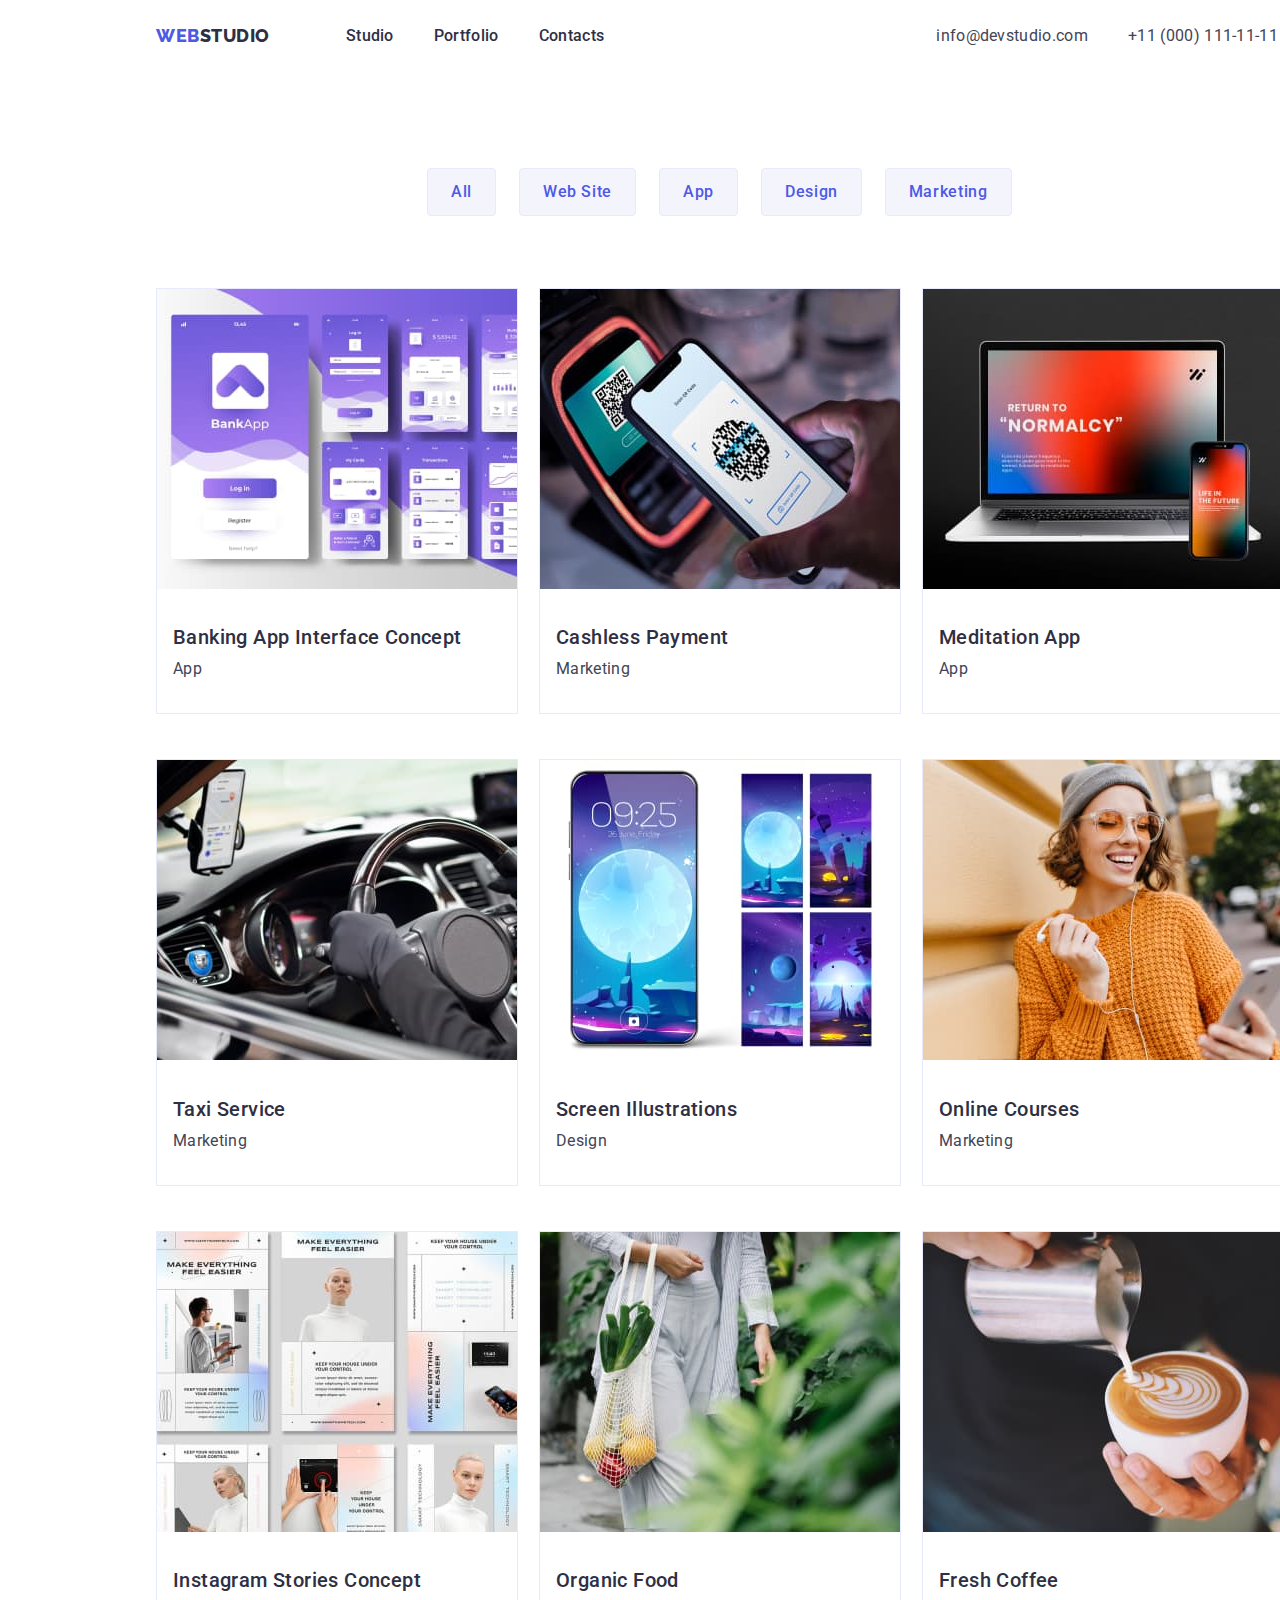
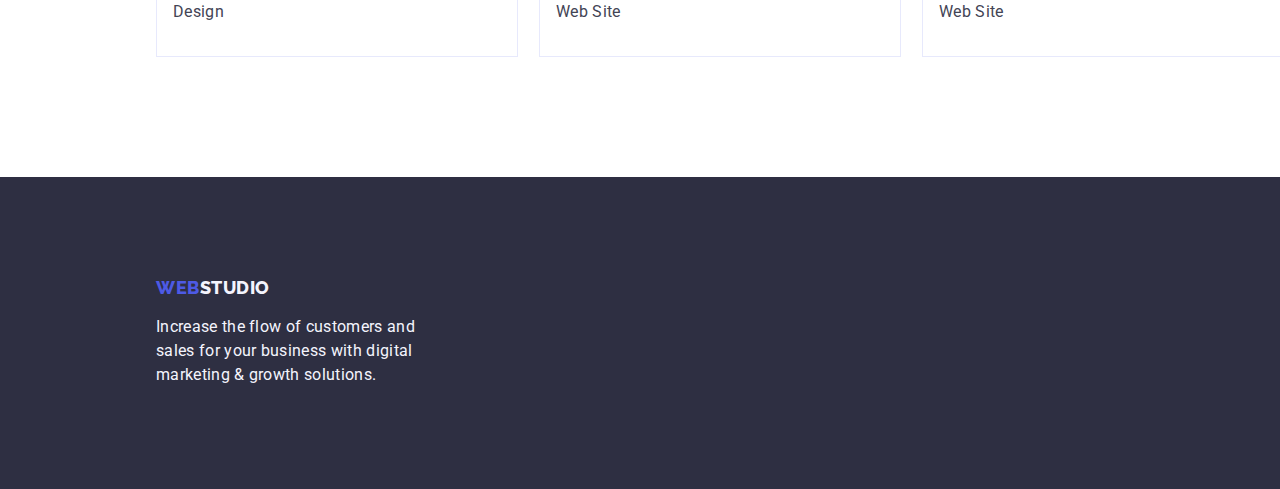
<file: goit-markup-hw-01/portfolio.html>
<!DOCTYPE html>
<html lang="en">
  <head>
    <meta charset="utf-8" />
    <title>Portfolio</title>
    <link rel="stylesheet" href="./css/modern-normalize.css" />
    <link rel="stylesheet" href="./css/styles.css" />
    <link rel="preconnect" href="https://fonts.googleapis.com" />
    <link rel="preconnect" href="https://fonts.gstatic.com" crossorigin />
    <link
      href="https://fonts.googleapis.com/css2?family=Raleway:ital,wght@0,800;1,800&family=Roboto:ital,wght@0,100;0,300;0,400;0,500;0,700;0,900;1,100;1,300;1,400;1,500;1,700;1,900&display=swap"
      rel="stylesheet"
    />
  </head>
  <body class="body container">
    <header class="header flex">
      <nav class="navigation flex">
        <a href="./index.html" class="logo link">
          Web<span class="logo-span">Studio</span>
        </a>
        <ul class="list flex nav-link">
          <li>
            <a href="./index.html" class="nav-link link">Studio</a>
          </li>
          <li>
            <a href="./portfolio.html" class="nav-link link">Portfolio</a>
          </li>
          <li>
            <a href="" class="nav-link link">Contacts</a>
          </li>
        </ul>
      </nav>
      <address class="address flex">
        <ul class="list flex address_list">
          <li>
            <a href="mailto:info@devstudio.com" class="address_item link"
              >info@devstudio.com</a
            >
          </li>
          <li>
            <a href="tel:+110001111111" class="address_item link"
              >+11 (000) 111-11-11</a
            >
          </li>
        </ul>
      </address>
    </header>

    <main>
      <section>
        <h1 class="hide">Portfolio</h1>
        <ul class="list flex filter-list">
          <li>
            <button type="button" class="portfolio-button">All</button>
          </li>
          <li>
            <button type="button" class="portfolio-button">Web Site</button>
          </li>
          <li>
            <button type="button" class="portfolio-button">App</button>
          </li>
          <li>
            <button type="button" class="portfolio-button">Design</button>
          </li>
          <li>
            <button type="button" class="portfolio-button">Marketing</button>
          </li>
        </ul>
        <ul class="list flex portfolio-list">
          <li class="portfolio-list-item">
            <a href="#" class="link">
              <img
                src="./images/portfolio-1.jpg"
                alt="Banking App"
                width="360"
              />
              <h2 class="header-three portfolio-list-header">
                Banking App Interface Concept
              </h2>
              <p class="paragraph portfolio-list-paragraph">App</p>
            </a>
          </li>
          <li class="portfolio-list-item">
            <a href="#" class="link">
              <img
                src="./images/portfolio-2.jpg"
                alt="Cashless Payment"
                width="360"
              />
              <h2 class="header-three portfolio-list-header">
                Cashless Payment
              </h2>
              <p class="paragraph portfolio-list-paragraph">Marketing</p>
            </a>
          </li>
          <li class="portfolio-list-item">
            <a href="#" class="link">
              <img
                src="./images/portfolio-3.jpg"
                alt="Meditation App"
                width="360"
              />
              <h2 class="header-three portfolio-list-header">Meditation App</h2>
              <p class="paragraph portfolio-list-paragraph">App</p>
            </a>
          </li>
          <li class="portfolio-list-item">
            <a href="#" class="link">
              <img
                src="./images/portfolio-4.jpg"
                alt="Taxi Service"
                width="360"
              />
              <h2 class="header-three portfolio-list-header">Taxi Service</h2>
              <p class="paragraph portfolio-list-paragraph">Marketing</p>
            </a>
          </li>
          <li class="portfolio-list-item">
            <a href="#" class="link">
              <img
                src="./images/portfolio-5.jpg"
                alt="Screen Illustrations"
                width="360"
              />
              <h2 class="header-three portfolio-list-header">
                Screen Illustrations
              </h2>
              <p class="paragraph portfolio-list-paragraph">Design</p>
            </a>
          </li>
          <li class="portfolio-list-item">
            <a href="#" class="link">
              <img
                src="./images/portfolio-6.jpg"
                alt="Online Courses"
                width="360"
              />
              <h2 class="header-three portfolio-list-header">Online Courses</h2>
              <p class="paragraph portfolio-list-paragraph">Marketing</p>
            </a>
          </li>
          <li class="portfolio-list-item">
            <a href="#" class="link">
              <img
                src="./images/portfolio-7.jpg"
                alt="Instagram Stories Concept"
                width="360"
              />
              <h2 class="header-three portfolio-list-header">
                Instagram Stories Concept
              </h2>
              <p class="paragraph portfolio-list-paragraph">Design</p>
            </a>
          </li>
          <li class="portfolio-list-item">
            <a href="#" class="link">
              <img
                src="./images/portfolio-8.jpg"
                alt="Organic Food"
                width="360"
              />
              <h2 class="header-three portfolio-list-header">Organic Food</h2>
              <p class="paragraph portfolio-list-paragraph">Web Site</p>
            </a>
          </li>
          <li class="portfolio-list-item">
            <a href="#" class="link">
              <img
                src="./images/portfolio-9.jpg"
                alt="Fresh Coffee"
                width="360"
              />
              <h2 class="header-three portfolio-list-header">Fresh Coffee</h2>
              <p class="paragraph portfolio-list-paragraph">Web Site</p>
            </a>
          </li>
        </ul>
      </section>
    </main>

    <footer class="footer">
      <a href="./index.html" class="logo link">
        Web<span class="logo-span-footer">Studio</span>
      </a>
      <p class="footer-p">
        Increase the flow of customers and sales for your business with digital
        marketing & growth solutions.
      </p>
    </footer>
  </body>
</html>
</file>
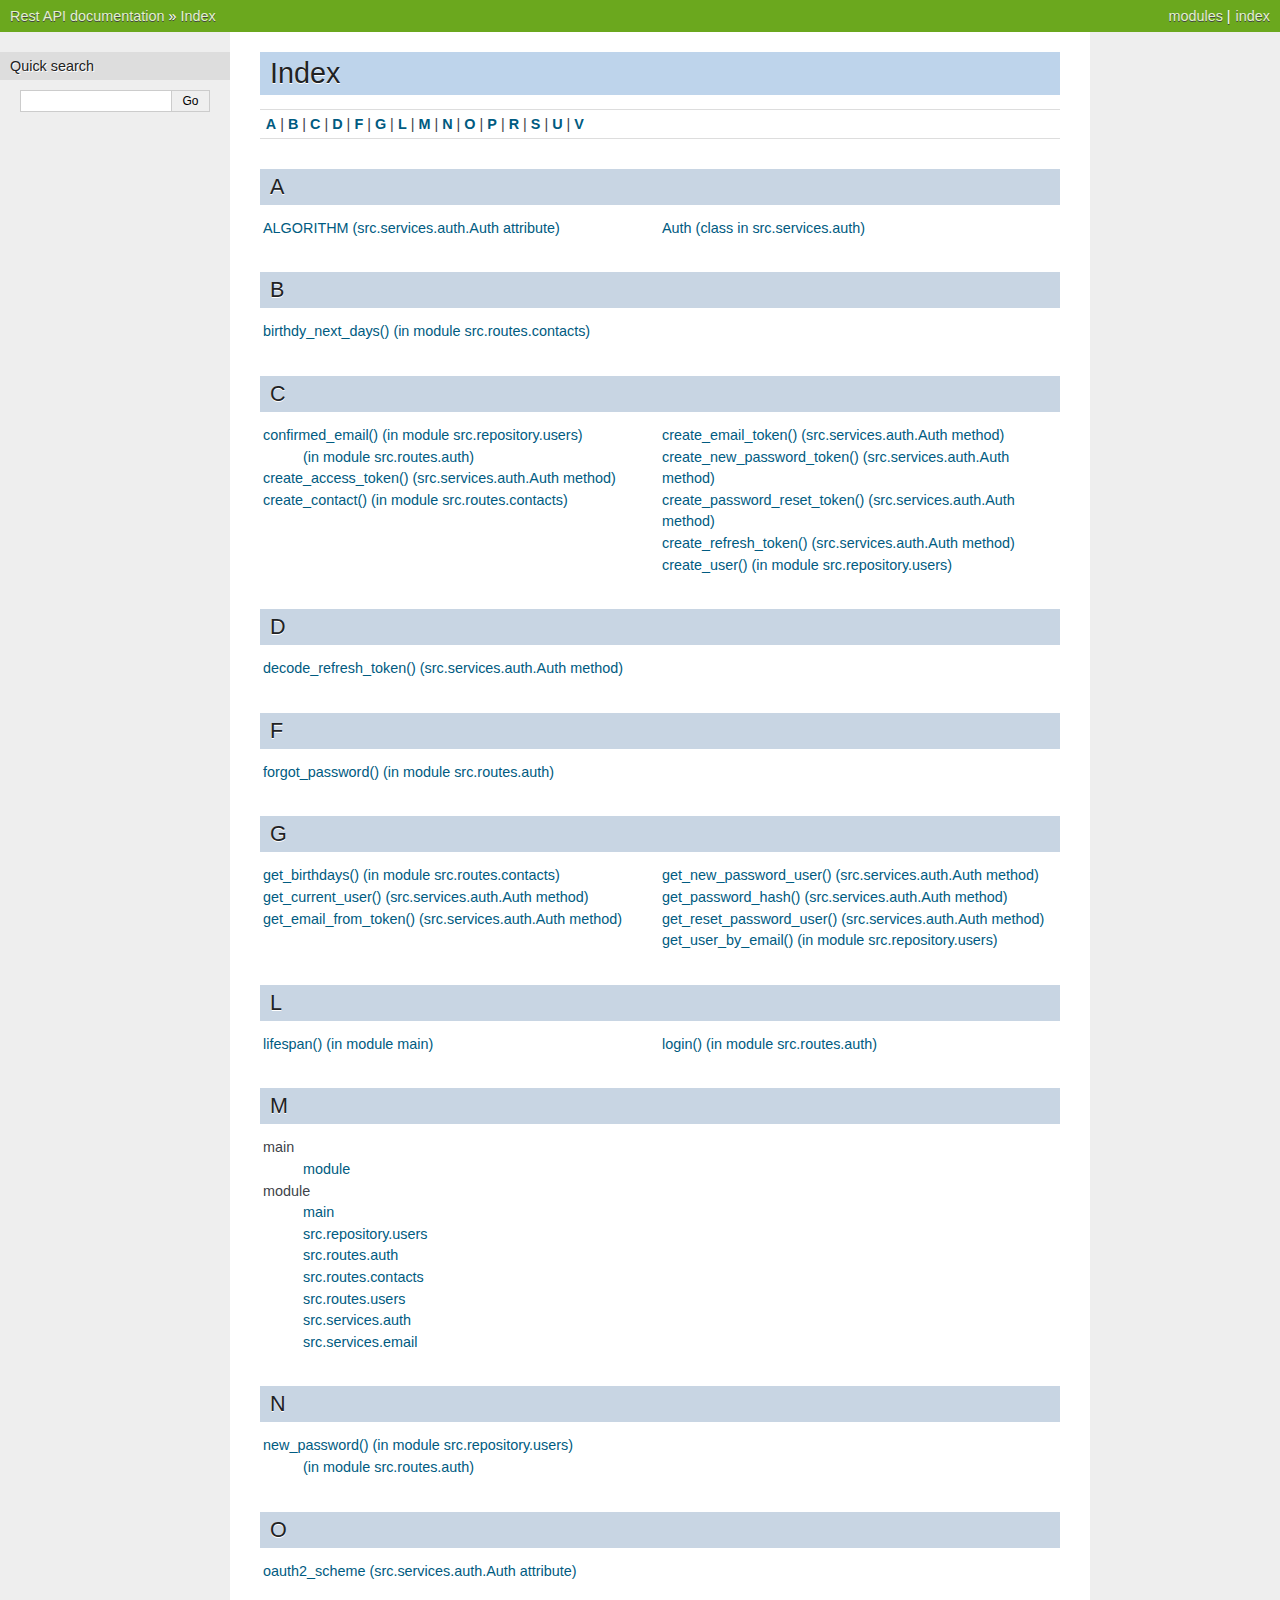
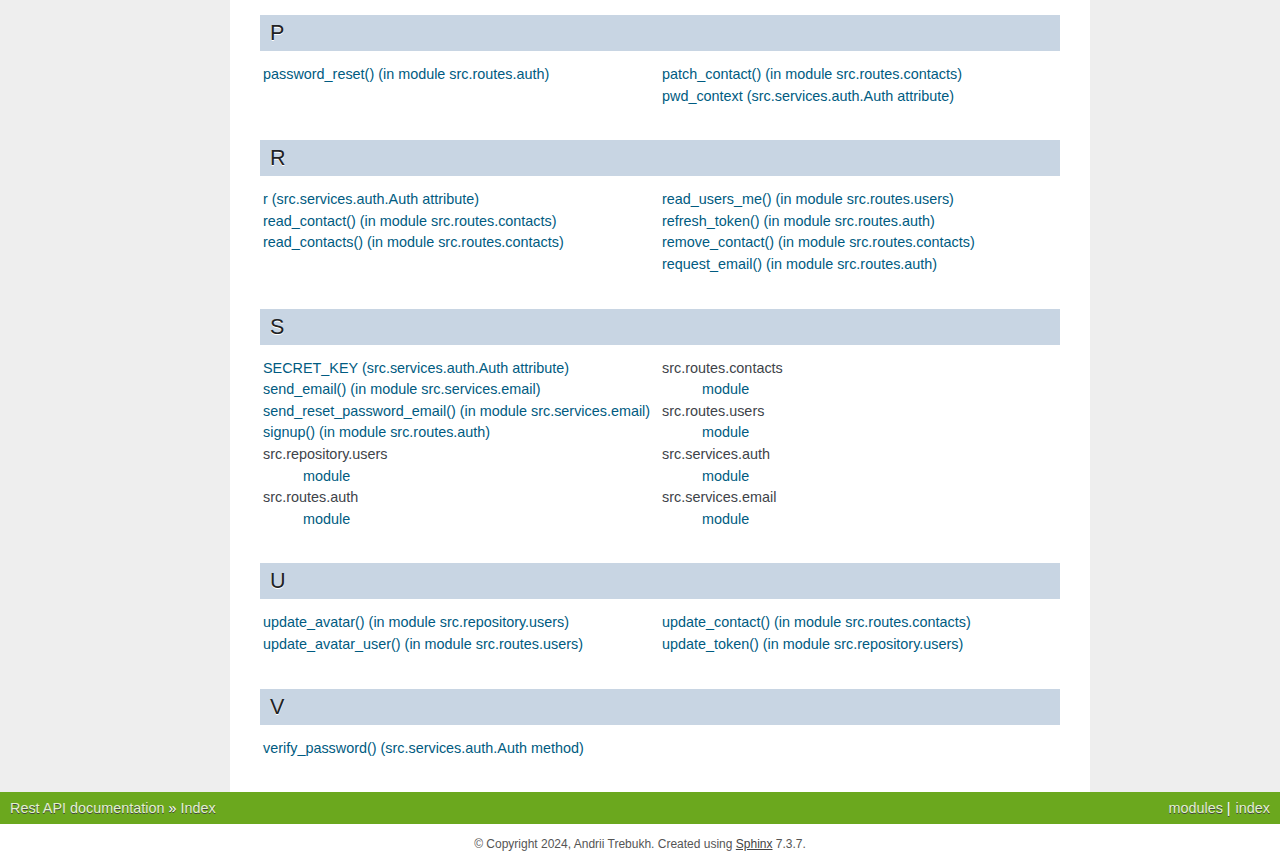
<file: goit_python_web_hw14/docs/_build/html/genindex.html>
<!DOCTYPE html>

<html lang="en" data-content_root="./">
  <head>
    <meta charset="utf-8" />
    <meta name="viewport" content="width=device-width, initial-scale=1.0" />
    <title>Index &#8212; Rest API  documentation</title>
    <link rel="stylesheet" type="text/css" href="_static/pygments.css?v=a746c00c" />
    <link rel="stylesheet" type="text/css" href="_static/nature.css?v=0f882399" />
    <script src="_static/documentation_options.js?v=5929fcd5"></script>
    <script src="_static/doctools.js?v=9a2dae69"></script>
    <script src="_static/sphinx_highlight.js?v=dc90522c"></script>
    <link rel="index" title="Index" href="#" />
    <link rel="search" title="Search" href="search.html" /> 
  </head><body>
    <div class="related" role="navigation" aria-label="related navigation">
      <h3>Navigation</h3>
      <ul>
        <li class="right" style="margin-right: 10px">
          <a href="#" title="General Index"
             accesskey="I">index</a></li>
        <li class="right" >
          <a href="py-modindex.html" title="Python Module Index"
             >modules</a> |</li>
        <li class="nav-item nav-item-0"><a href="index.html">Rest API  documentation</a> &#187;</li>
        <li class="nav-item nav-item-this"><a href="">Index</a></li> 
      </ul>
    </div>  

    <div class="document">
      <div class="documentwrapper">
        <div class="bodywrapper">
          <div class="body" role="main">
            

<h1 id="index">Index</h1>

<div class="genindex-jumpbox">
 <a href="#A"><strong>A</strong></a>
 | <a href="#B"><strong>B</strong></a>
 | <a href="#C"><strong>C</strong></a>
 | <a href="#D"><strong>D</strong></a>
 | <a href="#F"><strong>F</strong></a>
 | <a href="#G"><strong>G</strong></a>
 | <a href="#L"><strong>L</strong></a>
 | <a href="#M"><strong>M</strong></a>
 | <a href="#N"><strong>N</strong></a>
 | <a href="#O"><strong>O</strong></a>
 | <a href="#P"><strong>P</strong></a>
 | <a href="#R"><strong>R</strong></a>
 | <a href="#S"><strong>S</strong></a>
 | <a href="#U"><strong>U</strong></a>
 | <a href="#V"><strong>V</strong></a>
 
</div>
<h2 id="A">A</h2>
<table style="width: 100%" class="indextable genindextable"><tr>
  <td style="width: 33%; vertical-align: top;"><ul>
      <li><a href="index.html#src.services.auth.Auth.ALGORITHM">ALGORITHM (src.services.auth.Auth attribute)</a>
</li>
  </ul></td>
  <td style="width: 33%; vertical-align: top;"><ul>
      <li><a href="index.html#src.services.auth.Auth">Auth (class in src.services.auth)</a>
</li>
  </ul></td>
</tr></table>

<h2 id="B">B</h2>
<table style="width: 100%" class="indextable genindextable"><tr>
  <td style="width: 33%; vertical-align: top;"><ul>
      <li><a href="index.html#src.routes.contacts.birthdy_next_days">birthdy_next_days() (in module src.routes.contacts)</a>
</li>
  </ul></td>
</tr></table>

<h2 id="C">C</h2>
<table style="width: 100%" class="indextable genindextable"><tr>
  <td style="width: 33%; vertical-align: top;"><ul>
      <li><a href="index.html#src.repository.users.confirmed_email">confirmed_email() (in module src.repository.users)</a>

      <ul>
        <li><a href="index.html#src.routes.auth.confirmed_email">(in module src.routes.auth)</a>
</li>
      </ul></li>
      <li><a href="index.html#src.services.auth.Auth.create_access_token">create_access_token() (src.services.auth.Auth method)</a>
</li>
      <li><a href="index.html#src.routes.contacts.create_contact">create_contact() (in module src.routes.contacts)</a>
</li>
  </ul></td>
  <td style="width: 33%; vertical-align: top;"><ul>
      <li><a href="index.html#src.services.auth.Auth.create_email_token">create_email_token() (src.services.auth.Auth method)</a>
</li>
      <li><a href="index.html#src.services.auth.Auth.create_new_password_token">create_new_password_token() (src.services.auth.Auth method)</a>
</li>
      <li><a href="index.html#src.services.auth.Auth.create_password_reset_token">create_password_reset_token() (src.services.auth.Auth method)</a>
</li>
      <li><a href="index.html#src.services.auth.Auth.create_refresh_token">create_refresh_token() (src.services.auth.Auth method)</a>
</li>
      <li><a href="index.html#src.repository.users.create_user">create_user() (in module src.repository.users)</a>
</li>
  </ul></td>
</tr></table>

<h2 id="D">D</h2>
<table style="width: 100%" class="indextable genindextable"><tr>
  <td style="width: 33%; vertical-align: top;"><ul>
      <li><a href="index.html#src.services.auth.Auth.decode_refresh_token">decode_refresh_token() (src.services.auth.Auth method)</a>
</li>
  </ul></td>
</tr></table>

<h2 id="F">F</h2>
<table style="width: 100%" class="indextable genindextable"><tr>
  <td style="width: 33%; vertical-align: top;"><ul>
      <li><a href="index.html#src.routes.auth.forgot_password">forgot_password() (in module src.routes.auth)</a>
</li>
  </ul></td>
</tr></table>

<h2 id="G">G</h2>
<table style="width: 100%" class="indextable genindextable"><tr>
  <td style="width: 33%; vertical-align: top;"><ul>
      <li><a href="index.html#src.routes.contacts.get_birthdays">get_birthdays() (in module src.routes.contacts)</a>
</li>
      <li><a href="index.html#src.services.auth.Auth.get_current_user">get_current_user() (src.services.auth.Auth method)</a>
</li>
      <li><a href="index.html#src.services.auth.Auth.get_email_from_token">get_email_from_token() (src.services.auth.Auth method)</a>
</li>
  </ul></td>
  <td style="width: 33%; vertical-align: top;"><ul>
      <li><a href="index.html#src.services.auth.Auth.get_new_password_user">get_new_password_user() (src.services.auth.Auth method)</a>
</li>
      <li><a href="index.html#src.services.auth.Auth.get_password_hash">get_password_hash() (src.services.auth.Auth method)</a>
</li>
      <li><a href="index.html#src.services.auth.Auth.get_reset_password_user">get_reset_password_user() (src.services.auth.Auth method)</a>
</li>
      <li><a href="index.html#src.repository.users.get_user_by_email">get_user_by_email() (in module src.repository.users)</a>
</li>
  </ul></td>
</tr></table>

<h2 id="L">L</h2>
<table style="width: 100%" class="indextable genindextable"><tr>
  <td style="width: 33%; vertical-align: top;"><ul>
      <li><a href="index.html#main.lifespan">lifespan() (in module main)</a>
</li>
  </ul></td>
  <td style="width: 33%; vertical-align: top;"><ul>
      <li><a href="index.html#src.routes.auth.login">login() (in module src.routes.auth)</a>
</li>
  </ul></td>
</tr></table>

<h2 id="M">M</h2>
<table style="width: 100%" class="indextable genindextable"><tr>
  <td style="width: 33%; vertical-align: top;"><ul>
      <li>
    main

      <ul>
        <li><a href="index.html#module-main">module</a>
</li>
      </ul></li>
      <li>
    module

      <ul>
        <li><a href="index.html#module-main">main</a>
</li>
        <li><a href="index.html#module-src.repository.users">src.repository.users</a>
</li>
        <li><a href="index.html#module-src.routes.auth">src.routes.auth</a>
</li>
        <li><a href="index.html#module-src.routes.contacts">src.routes.contacts</a>
</li>
        <li><a href="index.html#module-src.routes.users">src.routes.users</a>
</li>
        <li><a href="index.html#module-src.services.auth">src.services.auth</a>
</li>
        <li><a href="index.html#module-src.services.email">src.services.email</a>
</li>
      </ul></li>
  </ul></td>
</tr></table>

<h2 id="N">N</h2>
<table style="width: 100%" class="indextable genindextable"><tr>
  <td style="width: 33%; vertical-align: top;"><ul>
      <li><a href="index.html#src.repository.users.new_password">new_password() (in module src.repository.users)</a>

      <ul>
        <li><a href="index.html#src.routes.auth.new_password">(in module src.routes.auth)</a>
</li>
      </ul></li>
  </ul></td>
</tr></table>

<h2 id="O">O</h2>
<table style="width: 100%" class="indextable genindextable"><tr>
  <td style="width: 33%; vertical-align: top;"><ul>
      <li><a href="index.html#src.services.auth.Auth.oauth2_scheme">oauth2_scheme (src.services.auth.Auth attribute)</a>
</li>
  </ul></td>
</tr></table>

<h2 id="P">P</h2>
<table style="width: 100%" class="indextable genindextable"><tr>
  <td style="width: 33%; vertical-align: top;"><ul>
      <li><a href="index.html#src.routes.auth.password_reset">password_reset() (in module src.routes.auth)</a>
</li>
  </ul></td>
  <td style="width: 33%; vertical-align: top;"><ul>
      <li><a href="index.html#src.routes.contacts.patch_contact">patch_contact() (in module src.routes.contacts)</a>
</li>
      <li><a href="index.html#src.services.auth.Auth.pwd_context">pwd_context (src.services.auth.Auth attribute)</a>
</li>
  </ul></td>
</tr></table>

<h2 id="R">R</h2>
<table style="width: 100%" class="indextable genindextable"><tr>
  <td style="width: 33%; vertical-align: top;"><ul>
      <li><a href="index.html#src.services.auth.Auth.r">r (src.services.auth.Auth attribute)</a>
</li>
      <li><a href="index.html#src.routes.contacts.read_contact">read_contact() (in module src.routes.contacts)</a>
</li>
      <li><a href="index.html#src.routes.contacts.read_contacts">read_contacts() (in module src.routes.contacts)</a>
</li>
  </ul></td>
  <td style="width: 33%; vertical-align: top;"><ul>
      <li><a href="index.html#src.routes.users.read_users_me">read_users_me() (in module src.routes.users)</a>
</li>
      <li><a href="index.html#src.routes.auth.refresh_token">refresh_token() (in module src.routes.auth)</a>
</li>
      <li><a href="index.html#src.routes.contacts.remove_contact">remove_contact() (in module src.routes.contacts)</a>
</li>
      <li><a href="index.html#src.routes.auth.request_email">request_email() (in module src.routes.auth)</a>
</li>
  </ul></td>
</tr></table>

<h2 id="S">S</h2>
<table style="width: 100%" class="indextable genindextable"><tr>
  <td style="width: 33%; vertical-align: top;"><ul>
      <li><a href="index.html#src.services.auth.Auth.SECRET_KEY">SECRET_KEY (src.services.auth.Auth attribute)</a>
</li>
      <li><a href="index.html#src.services.email.send_email">send_email() (in module src.services.email)</a>
</li>
      <li><a href="index.html#src.services.email.send_reset_password_email">send_reset_password_email() (in module src.services.email)</a>
</li>
      <li><a href="index.html#src.routes.auth.signup">signup() (in module src.routes.auth)</a>
</li>
      <li>
    src.repository.users

      <ul>
        <li><a href="index.html#module-src.repository.users">module</a>
</li>
      </ul></li>
      <li>
    src.routes.auth

      <ul>
        <li><a href="index.html#module-src.routes.auth">module</a>
</li>
      </ul></li>
  </ul></td>
  <td style="width: 33%; vertical-align: top;"><ul>
      <li>
    src.routes.contacts

      <ul>
        <li><a href="index.html#module-src.routes.contacts">module</a>
</li>
      </ul></li>
      <li>
    src.routes.users

      <ul>
        <li><a href="index.html#module-src.routes.users">module</a>
</li>
      </ul></li>
      <li>
    src.services.auth

      <ul>
        <li><a href="index.html#module-src.services.auth">module</a>
</li>
      </ul></li>
      <li>
    src.services.email

      <ul>
        <li><a href="index.html#module-src.services.email">module</a>
</li>
      </ul></li>
  </ul></td>
</tr></table>

<h2 id="U">U</h2>
<table style="width: 100%" class="indextable genindextable"><tr>
  <td style="width: 33%; vertical-align: top;"><ul>
      <li><a href="index.html#src.repository.users.update_avatar">update_avatar() (in module src.repository.users)</a>
</li>
      <li><a href="index.html#src.routes.users.update_avatar_user">update_avatar_user() (in module src.routes.users)</a>
</li>
  </ul></td>
  <td style="width: 33%; vertical-align: top;"><ul>
      <li><a href="index.html#src.routes.contacts.update_contact">update_contact() (in module src.routes.contacts)</a>
</li>
      <li><a href="index.html#src.repository.users.update_token">update_token() (in module src.repository.users)</a>
</li>
  </ul></td>
</tr></table>

<h2 id="V">V</h2>
<table style="width: 100%" class="indextable genindextable"><tr>
  <td style="width: 33%; vertical-align: top;"><ul>
      <li><a href="index.html#src.services.auth.Auth.verify_password">verify_password() (src.services.auth.Auth method)</a>
</li>
  </ul></td>
</tr></table>



            <div class="clearer"></div>
          </div>
        </div>
      </div>
      <div class="sphinxsidebar" role="navigation" aria-label="main navigation">
        <div class="sphinxsidebarwrapper">
<search id="searchbox" style="display: none" role="search">
  <h3 id="searchlabel">Quick search</h3>
    <div class="searchformwrapper">
    <form class="search" action="search.html" method="get">
      <input type="text" name="q" aria-labelledby="searchlabel" autocomplete="off" autocorrect="off" autocapitalize="off" spellcheck="false"/>
      <input type="submit" value="Go" />
    </form>
    </div>
</search>
<script>document.getElementById('searchbox').style.display = "block"</script>
        </div>
      </div>
      <div class="clearer"></div>
    </div>
    <div class="related" role="navigation" aria-label="related navigation">
      <h3>Navigation</h3>
      <ul>
        <li class="right" style="margin-right: 10px">
          <a href="#" title="General Index"
             >index</a></li>
        <li class="right" >
          <a href="py-modindex.html" title="Python Module Index"
             >modules</a> |</li>
        <li class="nav-item nav-item-0"><a href="index.html">Rest API  documentation</a> &#187;</li>
        <li class="nav-item nav-item-this"><a href="">Index</a></li> 
      </ul>
    </div>
    <div class="footer" role="contentinfo">
    &#169; Copyright 2024, Andrii Trebukh.
      Created using <a href="https://www.sphinx-doc.org/">Sphinx</a> 7.3.7.
    </div>
  </body>
</html>
</file>
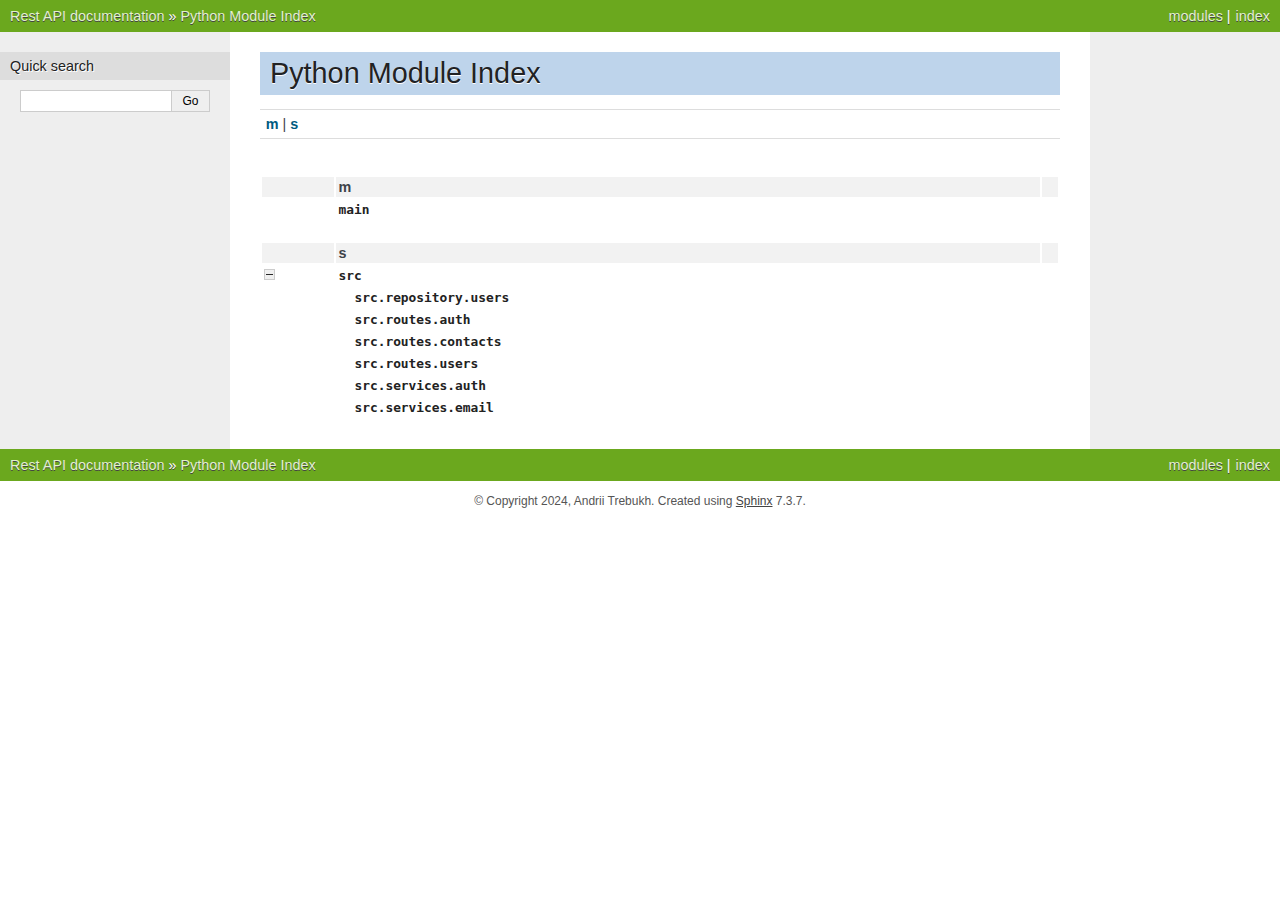
<file: goit_python_web_hw14/docs/_build/html/py-modindex.html>
<!DOCTYPE html>

<html lang="en" data-content_root="./">
  <head>
    <meta charset="utf-8" />
    <meta name="viewport" content="width=device-width, initial-scale=1.0" />
    <title>Python Module Index &#8212; Rest API  documentation</title>
    <link rel="stylesheet" type="text/css" href="_static/pygments.css?v=a746c00c" />
    <link rel="stylesheet" type="text/css" href="_static/nature.css?v=0f882399" />
    <script src="_static/documentation_options.js?v=5929fcd5"></script>
    <script src="_static/doctools.js?v=9a2dae69"></script>
    <script src="_static/sphinx_highlight.js?v=dc90522c"></script>
    <link rel="index" title="Index" href="genindex.html" />
    <link rel="search" title="Search" href="search.html" />
 


  </head><body>
    <div class="related" role="navigation" aria-label="related navigation">
      <h3>Navigation</h3>
      <ul>
        <li class="right" style="margin-right: 10px">
          <a href="genindex.html" title="General Index"
             accesskey="I">index</a></li>
        <li class="right" >
          <a href="#" title="Python Module Index"
             >modules</a> |</li>
        <li class="nav-item nav-item-0"><a href="index.html">Rest API  documentation</a> &#187;</li>
        <li class="nav-item nav-item-this"><a href="">Python Module Index</a></li> 
      </ul>
    </div>  

    <div class="document">
      <div class="documentwrapper">
        <div class="bodywrapper">
          <div class="body" role="main">
            

   <h1>Python Module Index</h1>

   <div class="modindex-jumpbox">
   <a href="#cap-m"><strong>m</strong></a> | 
   <a href="#cap-s"><strong>s</strong></a>
   </div>

   <table class="indextable modindextable">
     <tr class="pcap"><td></td><td>&#160;</td><td></td></tr>
     <tr class="cap" id="cap-m"><td></td><td>
       <strong>m</strong></td><td></td></tr>
     <tr>
       <td></td>
       <td>
       <a href="index.html#module-main"><code class="xref">main</code></a></td><td>
       <em></em></td></tr>
     <tr class="pcap"><td></td><td>&#160;</td><td></td></tr>
     <tr class="cap" id="cap-s"><td></td><td>
       <strong>s</strong></td><td></td></tr>
     <tr>
       <td><img src="_static/minus.png" class="toggler"
              id="toggle-1" style="display: none" alt="-" /></td>
       <td>
       <code class="xref">src</code></td><td>
       <em></em></td></tr>
     <tr class="cg-1">
       <td></td>
       <td>&#160;&#160;&#160;
       <a href="index.html#module-src.repository.users"><code class="xref">src.repository.users</code></a></td><td>
       <em></em></td></tr>
     <tr class="cg-1">
       <td></td>
       <td>&#160;&#160;&#160;
       <a href="index.html#module-src.routes.auth"><code class="xref">src.routes.auth</code></a></td><td>
       <em></em></td></tr>
     <tr class="cg-1">
       <td></td>
       <td>&#160;&#160;&#160;
       <a href="index.html#module-src.routes.contacts"><code class="xref">src.routes.contacts</code></a></td><td>
       <em></em></td></tr>
     <tr class="cg-1">
       <td></td>
       <td>&#160;&#160;&#160;
       <a href="index.html#module-src.routes.users"><code class="xref">src.routes.users</code></a></td><td>
       <em></em></td></tr>
     <tr class="cg-1">
       <td></td>
       <td>&#160;&#160;&#160;
       <a href="index.html#module-src.services.auth"><code class="xref">src.services.auth</code></a></td><td>
       <em></em></td></tr>
     <tr class="cg-1">
       <td></td>
       <td>&#160;&#160;&#160;
       <a href="index.html#module-src.services.email"><code class="xref">src.services.email</code></a></td><td>
       <em></em></td></tr>
   </table>


            <div class="clearer"></div>
          </div>
        </div>
      </div>
      <div class="sphinxsidebar" role="navigation" aria-label="main navigation">
        <div class="sphinxsidebarwrapper">
<search id="searchbox" style="display: none" role="search">
  <h3 id="searchlabel">Quick search</h3>
    <div class="searchformwrapper">
    <form class="search" action="search.html" method="get">
      <input type="text" name="q" aria-labelledby="searchlabel" autocomplete="off" autocorrect="off" autocapitalize="off" spellcheck="false"/>
      <input type="submit" value="Go" />
    </form>
    </div>
</search>
<script>document.getElementById('searchbox').style.display = "block"</script>
        </div>
      </div>
      <div class="clearer"></div>
    </div>
    <div class="related" role="navigation" aria-label="related navigation">
      <h3>Navigation</h3>
      <ul>
        <li class="right" style="margin-right: 10px">
          <a href="genindex.html" title="General Index"
             >index</a></li>
        <li class="right" >
          <a href="#" title="Python Module Index"
             >modules</a> |</li>
        <li class="nav-item nav-item-0"><a href="index.html">Rest API  documentation</a> &#187;</li>
        <li class="nav-item nav-item-this"><a href="">Python Module Index</a></li> 
      </ul>
    </div>
    <div class="footer" role="contentinfo">
    &#169; Copyright 2024, Andrii Trebukh.
      Created using <a href="https://www.sphinx-doc.org/">Sphinx</a> 7.3.7.
    </div>
  </body>
</html>
</file>
<file: goit-markup-hw-01/css/styles.css>
:root {
  --logo-color: #4d5ae5;
  --link-color: #2e2f42;
  --address-color: #434455;
  --portfolio-bt-txt-color: #4d5ae5;
}

.body {
  font-family: "Roboto", sans-serif;
  color: #434455;
  background-color: #ffffff;
}

.logo {
  font-family: "Raleway", sans-serif;
  color: var(--logo-color);
  font-weight: 800;
  font-size: 18px;
  line-height: 1.17;
  letter-spacing: 0.03em;
  text-transform: uppercase;
  margin-right: 76px;
}

.logo-span {
  color: #2e2f42;
}

.link {
  text-decoration: none;
}

.list {
  list-style: none;
}

.nav-link {
  font-size: 16px;
  font-weight: 500;
  line-height: 1.5;
  letter-spacing: 0.02em;
  color: var(--link-color);
  gap: 40px;
  margin: 0;
}

.nav-link:hover,
.nav-link:focus {
  color: #404bbf;
}

.address {
  font-style: normal;
  align-items: center;
  margin-left: 332px;
}

.address_item {
  font-size: 16px;
  font-weight: 400;
  line-height: 1.5;
  letter-spacing: 0.02em;
  color: var(--address-color);
}

.address_item:hover,
.address_item:focus {
  color: #404bbf;
}

.section-one {
  background-color: #2e2f42;
  padding-left: 472px;
  padding-right: 472px;
  padding-top: 188px;
  height: 600px;
}

.header-one {
  font-size: 56px;
  font-weight: 700;
  line-height: 1.07;
  letter-spacing: 0.02em;
  text-align: center;
  color: #ffffff;
  margin: 0;
}

.button {
  border: none;
  background-color: #4d5ae5;
  color: #ffffff;
  font-family: "Roboto", sans-serif;
  font-size: 16px;
  font-weight: 500;
  line-height: 1.5;
  letter-spacing: 0.04em;
  cursor: pointer;
  width: 169px;
  height: 56px;
  border-radius: 4px;
  margin-left: 164px;
  margin-top: 48px;
}

.button:hover,
.button:focus {
  background-color: #404bbf;
}

.header-three {
  font-size: 20px;
  font-weight: 500;
  line-height: 1.2;
  letter-spacing: 0.02em;
  color: #2e2f42;
  margin: 0;
}

.paragraph {
  font-size: 16px;
  font-weight: 400;
  line-height: 1.5;
  letter-spacing: 0.02em;
  color: #434455;
  margin: 0;
}

.header-two {
  font-size: 36px;
  font-weight: 700;
  line-height: 1.11;
  letter-spacing: 0.02em;
  text-align: center;
  color: #2e2f42;
  text-transform: capitalize;
  margin: 0;
}

.section-four {
  background-color: #f4f4fd;
  height: 732px;
  padding-right: 156px;
  padding-left: 156px;
  padding-top: 120px;
}

.section-four-item {
  background-color: #ffffff;
  border-bottom-left-radius: 4px;
  border-bottom-right-radius: 4px;
  box-shadow: 0px 2px 1px 0px #2e2f4214, 0px 1px 1px 0px #2e2f4229,
    0px 1px 6px 0px #2e2f4214;
}

.footer {
  background-color: #2e2f42;
  height: 312px;
  padding: 100px 0 0 156px;
}

.logo-span-footer {
  color: #f4f4fd;
}

.footer-p {
  font-size: 16px;
  font-weight: 400;
  line-height: 24px;
  letter-spacing: 0.02em;
  color: #f4f4fd;
  width: 264px;
  margin: 0;
  margin-top: 16px;
}

.portfolio-button {
  font-family: "Roboto", sans-serif;
  font-size: 16px;
  font-weight: 500;
  line-height: 1.5;
  letter-spacing: 0.04em;
  text-align: center;
  color: var(--portfolio-bt-txt-color);
  border: 1px solid #e7e9fc;
  background-color: #f4f4fd;
  cursor: pointer;
  padding: 11px 23px 11px 23px;
  border-radius: 4px;
}

.portfolio-button:hover,
.portfolio-button:focus {
  background-color: #404bbf;
  color: #ffffff;
}

.container {
  width: 1440px;
  margin: auto;
}

.flex {
  display: flex;
  padding: 0;
}

.header {
  height: 72px;
  padding-left: 156px;
  padding-right: 156px;
}

.navigation {
  align-items: center;
}

.address_list {
  gap: 40px;
  margin: 0;
}

.hide {
  display: none;
}

.section-two {
  padding-left: 156px;
  padding-right: 156px;
  padding-top: 120px;
  padding-bottom: 120px;
}

.section-two-list {
  gap: 24px;
  margin: 0;
}

.section-two-paragraph {
  margin-top: 8px;
}

.section-three {
  padding-left: 156px;
  padding-right: 156px;
}

.section-three-list {
  margin: 72px 0 120px 0;
  justify-content: space-between;
}

.section-four-list {
  margin: 0;
  margin-top: 72px;
  justify-content: space-between;
}

.section-four-header {
  text-align: center;
  margin-top: 32px;
}

.section-four-paragraph {
  text-align: center;
  margin-top: 8px;
  margin-bottom: 32px;
}

.filter-list {
  padding: 0 427px 0 427px;
  margin: 96px 0 72px 0;
  gap: 23px;
}

.portfolio-list {
  padding: 0 156px 0 156px;
  margin: 0;
  margin-bottom: 120px;
  justify-content: space-between;
  row-gap: 45px;
  flex-wrap: wrap;
}

.portfolio-list-item {
  border: 1px solid #e7e9fc;
}

.portfolio-list-header {
  margin: 32px 0 0 16px;
}

.portfolio-list-paragraph {
  margin: 8px 0 32px 16px;
}
</file>
<file: goit_python_web_hw05/main.css>
input[type=text] {
    width: 300px;
    border: 1px solid lightseagreen;
    padding: 5px 10px;
    color: darkred;
    font-size: 16px;
    font-family: 'Cambria', 'Cochin', 'Georgia', 'Times', 'Times New Roman', serif;
  }
  
  button {
    border: 1px solid #ccc;
    padding: 5px 10px;
    font-size: 16px;
  }
  
  #subscribe {
    color: darkblue;
    font-size: 14px;
    font-family: 'Courier New', 'Courier', monospace;
    margin-top: 20px;
  }
</file>
<file: goit_python_web_hw14/docs/_build/html/_static/pygments.css>
pre { line-height: 125%; }
td.linenos .normal { color: inherit; background-color: transparent; padding-left: 5px; padding-right: 5px; }
span.linenos { color: inherit; background-color: transparent; padding-left: 5px; padding-right: 5px; }
td.linenos .special { color: #000000; background-color: #ffffc0; padding-left: 5px; padding-right: 5px; }
span.linenos.special { color: #000000; background-color: #ffffc0; padding-left: 5px; padding-right: 5px; }
.highlight .hll { background-color: #ffffcc }
.highlight { background: #f8f8f8; }
.highlight .c { color: #8f5902; font-style: italic } /* Comment */
.highlight .err { color: #a40000; border: 1px solid #ef2929 } /* Error */
.highlight .g { color: #000000 } /* Generic */
.highlight .k { color: #204a87; font-weight: bold } /* Keyword */
.highlight .l { color: #000000 } /* Literal */
.highlight .n { color: #000000 } /* Name */
.highlight .o { color: #ce5c00; font-weight: bold } /* Operator */
.highlight .x { color: #000000 } /* Other */
.highlight .p { color: #000000; font-weight: bold } /* Punctuation */
.highlight .ch { color: #8f5902; font-style: italic } /* Comment.Hashbang */
.highlight .cm { color: #8f5902; font-style: italic } /* Comment.Multiline */
.highlight .cp { color: #8f5902; font-style: italic } /* Comment.Preproc */
.highlight .cpf { color: #8f5902; font-style: italic } /* Comment.PreprocFile */
.highlight .c1 { color: #8f5902; font-style: italic } /* Comment.Single */
.highlight .cs { color: #8f5902; font-style: italic } /* Comment.Special */
.highlight .gd { color: #a40000 } /* Generic.Deleted */
.highlight .ge { color: #000000; font-style: italic } /* Generic.Emph */
.highlight .ges { color: #000000; font-weight: bold; font-style: italic } /* Generic.EmphStrong */
.highlight .gr { color: #ef2929 } /* Generic.Error */
.highlight .gh { color: #000080; font-weight: bold } /* Generic.Heading */
.highlight .gi { color: #00A000 } /* Generic.Inserted */
.highlight .go { color: #000000; font-style: italic } /* Generic.Output */
.highlight .gp { color: #8f5902 } /* Generic.Prompt */
.highlight .gs { color: #000000; font-weight: bold } /* Generic.Strong */
.highlight .gu { color: #800080; font-weight: bold } /* Generic.Subheading */
.highlight .gt { color: #a40000; font-weight: bold } /* Generic.Traceback */
.highlight .kc { color: #204a87; font-weight: bold } /* Keyword.Constant */
.highlight .kd { color: #204a87; font-weight: bold } /* Keyword.Declaration */
.highlight .kn { color: #204a87; font-weight: bold } /* Keyword.Namespace */
.highlight .kp { color: #204a87; font-weight: bold } /* Keyword.Pseudo */
.highlight .kr { color: #204a87; font-weight: bold } /* Keyword.Reserved */
.highlight .kt { color: #204a87; font-weight: bold } /* Keyword.Type */
.highlight .ld { color: #000000 } /* Literal.Date */
.highlight .m { color: #0000cf; font-weight: bold } /* Literal.Number */
.highlight .s { color: #4e9a06 } /* Literal.String */
.highlight .na { color: #c4a000 } /* Name.Attribute */
.highlight .nb { color: #204a87 } /* Name.Builtin */
.highlight .nc { color: #000000 } /* Name.Class */
.highlight .no { color: #000000 } /* Name.Constant */
.highlight .nd { color: #5c35cc; font-weight: bold } /* Name.Decorator */
.highlight .ni { color: #ce5c00 } /* Name.Entity */
.highlight .ne { color: #cc0000; font-weight: bold } /* Name.Exception */
.highlight .nf { color: #000000 } /* Name.Function */
.highlight .nl { color: #f57900 } /* Name.Label */
.highlight .nn { color: #000000 } /* Name.Namespace */
.highlight .nx { color: #000000 } /* Name.Other */
.highlight .py { color: #000000 } /* Name.Property */
.highlight .nt { color: #204a87; font-weight: bold } /* Name.Tag */
.highlight .nv { color: #000000 } /* Name.Variable */
.highlight .ow { color: #204a87; font-weight: bold } /* Operator.Word */
.highlight .pm { color: #000000; font-weight: bold } /* Punctuation.Marker */
.highlight .w { color: #f8f8f8 } /* Text.Whitespace */
.highlight .mb { color: #0000cf; font-weight: bold } /* Literal.Number.Bin */
.highlight .mf { color: #0000cf; font-weight: bold } /* Literal.Number.Float */
.highlight .mh { color: #0000cf; font-weight: bold } /* Literal.Number.Hex */
.highlight .mi { color: #0000cf; font-weight: bold } /* Literal.Number.Integer */
.highlight .mo { color: #0000cf; font-weight: bold } /* Literal.Number.Oct */
.highlight .sa { color: #4e9a06 } /* Literal.String.Affix */
.highlight .sb { color: #4e9a06 } /* Literal.String.Backtick */
.highlight .sc { color: #4e9a06 } /* Literal.String.Char */
.highlight .dl { color: #4e9a06 } /* Literal.String.Delimiter */
.highlight .sd { color: #8f5902; font-style: italic } /* Literal.String.Doc */
.highlight .s2 { color: #4e9a06 } /* Literal.String.Double */
.highlight .se { color: #4e9a06 } /* Literal.String.Escape */
.highlight .sh { color: #4e9a06 } /* Literal.String.Heredoc */
.highlight .si { color: #4e9a06 } /* Literal.String.Interpol */
.highlight .sx { color: #4e9a06 } /* Literal.String.Other */
.highlight .sr { color: #4e9a06 } /* Literal.String.Regex */
.highlight .s1 { color: #4e9a06 } /* Literal.String.Single */
.highlight .ss { color: #4e9a06 } /* Literal.String.Symbol */
.highlight .bp { color: #3465a4 } /* Name.Builtin.Pseudo */
.highlight .fm { color: #000000 } /* Name.Function.Magic */
.highlight .vc { color: #000000 } /* Name.Variable.Class */
.highlight .vg { color: #000000 } /* Name.Variable.Global */
.highlight .vi { color: #000000 } /* Name.Variable.Instance */
.highlight .vm { color: #000000 } /* Name.Variable.Magic */
.highlight .il { color: #0000cf; font-weight: bold } /* Literal.Number.Integer.Long */
</file>
<file: goit_python_web_hw14/docs/_build/html/_static/nature.css>
/*
 * nature.css_t
 * ~~~~~~~~~~~~
 *
 * Sphinx stylesheet -- nature theme.
 *
 * :copyright: Copyright 2007-2024 by the Sphinx team, see AUTHORS.
 * :license: BSD, see LICENSE for details.
 *
 */

@import url("basic.css");

/* -- page layout ----------------------------------------------------------- */

body {
    font-family: Arial, sans-serif;
    font-size: 100%;
    background-color: #fff;
    color: #555;
    margin: 0;
    padding: 0;
}

div.documentwrapper {
    float: left;
    width: 100%;
}

div.bodywrapper {
    margin: 0 0 0 230px;
}

hr {
    border: 1px solid #B1B4B6;
}

div.document {
    background-color: #eee;
}

div.body {
    background-color: #ffffff;
    color: #3E4349;
    padding: 0 30px 30px 30px;
    font-size: 0.9em;
}

div.footer {
    color: #555;
    width: 100%;
    padding: 13px 0;
    text-align: center;
    font-size: 75%;
}

div.footer a {
    color: #444;
    text-decoration: underline;
}

div.related {
    background-color: #6BA81E;
    line-height: 32px;
    color: #fff;
    text-shadow: 0px 1px 0 #444;
    font-size: 0.9em;
}

div.related a {
    color: #E2F3CC;
}

div.sphinxsidebar {
    font-size: 0.75em;
    line-height: 1.5em;
}

div.sphinxsidebarwrapper{
    padding: 20px 0;
}

div.sphinxsidebar h3,
div.sphinxsidebar h4 {
    font-family: Arial, sans-serif;
    color: #222;
    font-size: 1.2em;
    font-weight: normal;
    margin: 0;
    padding: 5px 10px;
    background-color: #ddd;
    text-shadow: 1px 1px 0 white
}

div.sphinxsidebar h4{
    font-size: 1.1em;
}

div.sphinxsidebar h3 a {
    color: #444;
}


div.sphinxsidebar p {
    color: #888;
    padding: 5px 20px;
}

div.sphinxsidebar p.topless {
}

div.sphinxsidebar ul {
    margin: 10px 20px;
    padding: 0;
    color: #000;
}

div.sphinxsidebar a {
    color: #444;
}

div.sphinxsidebar input {
    border: 1px solid #ccc;
    font-family: sans-serif;
    font-size: 1em;
}

div.sphinxsidebar .searchformwrapper {
    margin-left: 20px;
    margin-right: 20px;
}

/* -- body styles ----------------------------------------------------------- */

a {
    color: #005B81;
    text-decoration: none;
}

a:hover {
    color: #E32E00;
    text-decoration: underline;
}

a:visited {
    color: #551A8B;
}

div.body h1,
div.body h2,
div.body h3,
div.body h4,
div.body h5,
div.body h6 {
    font-family: Arial, sans-serif;
    background-color: #BED4EB;
    font-weight: normal;
    color: #212224;
    margin: 30px 0px 10px 0px;
    padding: 5px 0 5px 10px;
    text-shadow: 0px 1px 0 white
}

div.body h1 { border-top: 20px solid white; margin-top: 0; font-size: 200%; }
div.body h2 { font-size: 150%; background-color: #C8D5E3; }
div.body h3 { font-size: 120%; background-color: #D8DEE3; }
div.body h4 { font-size: 110%; background-color: #D8DEE3; }
div.body h5 { font-size: 100%; background-color: #D8DEE3; }
div.body h6 { font-size: 100%; background-color: #D8DEE3; }

a.headerlink {
    color: #c60f0f;
    font-size: 0.8em;
    padding: 0 4px 0 4px;
    text-decoration: none;
}

a.headerlink:hover {
    background-color: #c60f0f;
    color: white;
}

div.body p, div.body dd, div.body li {
    line-height: 1.5em;
}

div.admonition p.admonition-title + p {
    display: inline;
}

div.note {
    background-color: #eee;
    border: 1px solid #ccc;
}

div.seealso {
    background-color: #ffc;
    border: 1px solid #ff6;
}

nav.contents,
aside.topic,
div.topic {
    background-color: #eee;
}

div.warning {
    background-color: #ffe4e4;
    border: 1px solid #f66;
}

p.admonition-title {
    display: inline;
}

p.admonition-title:after {
    content: ":";
}

pre {
    padding: 10px;
    line-height: 1.2em;
    border: 1px solid #C6C9CB;
    font-size: 1.1em;
    margin: 1.5em 0 1.5em 0;
    -webkit-box-shadow: 1px 1px 1px #d8d8d8;
    -moz-box-shadow: 1px 1px 1px #d8d8d8;
}

code {
    background-color: #ecf0f3;
    color: #222;
    /* padding: 1px 2px; */
    font-size: 1.1em;
    font-family: monospace;
}

.viewcode-back {
    font-family: Arial, sans-serif;
}

div.viewcode-block:target {
    background-color: #f4debf;
    border-top: 1px solid #ac9;
    border-bottom: 1px solid #ac9;
}

div.code-block-caption {
    background-color: #ddd;
    color: #222;
    border: 1px solid #C6C9CB;
}
</file>
<file: Project_web/docs/_build/html/_static/pygments.css>
pre { line-height: 125%; }
td.linenos .normal { color: inherit; background-color: transparent; padding-left: 5px; padding-right: 5px; }
span.linenos { color: inherit; background-color: transparent; padding-left: 5px; padding-right: 5px; }
td.linenos .special { color: #000000; background-color: #ffffc0; padding-left: 5px; padding-right: 5px; }
span.linenos.special { color: #000000; background-color: #ffffc0; padding-left: 5px; padding-right: 5px; }
.highlight .hll { background-color: #ffffcc }
.highlight { background: #f8f8f8; }
.highlight .c { color: #8f5902; font-style: italic } /* Comment */
.highlight .err { color: #a40000; border: 1px solid #ef2929 } /* Error */
.highlight .g { color: #000000 } /* Generic */
.highlight .k { color: #204a87; font-weight: bold } /* Keyword */
.highlight .l { color: #000000 } /* Literal */
.highlight .n { color: #000000 } /* Name */
.highlight .o { color: #ce5c00; font-weight: bold } /* Operator */
.highlight .x { color: #000000 } /* Other */
.highlight .p { color: #000000; font-weight: bold } /* Punctuation */
.highlight .ch { color: #8f5902; font-style: italic } /* Comment.Hashbang */
.highlight .cm { color: #8f5902; font-style: italic } /* Comment.Multiline */
.highlight .cp { color: #8f5902; font-style: italic } /* Comment.Preproc */
.highlight .cpf { color: #8f5902; font-style: italic } /* Comment.PreprocFile */
.highlight .c1 { color: #8f5902; font-style: italic } /* Comment.Single */
.highlight .cs { color: #8f5902; font-style: italic } /* Comment.Special */
.highlight .gd { color: #a40000 } /* Generic.Deleted */
.highlight .ge { color: #000000; font-style: italic } /* Generic.Emph */
.highlight .ges { color: #000000; font-weight: bold; font-style: italic } /* Generic.EmphStrong */
.highlight .gr { color: #ef2929 } /* Generic.Error */
.highlight .gh { color: #000080; font-weight: bold } /* Generic.Heading */
.highlight .gi { color: #00A000 } /* Generic.Inserted */
.highlight .go { color: #000000; font-style: italic } /* Generic.Output */
.highlight .gp { color: #8f5902 } /* Generic.Prompt */
.highlight .gs { color: #000000; font-weight: bold } /* Generic.Strong */
.highlight .gu { color: #800080; font-weight: bold } /* Generic.Subheading */
.highlight .gt { color: #a40000; font-weight: bold } /* Generic.Traceback */
.highlight .kc { color: #204a87; font-weight: bold } /* Keyword.Constant */
.highlight .kd { color: #204a87; font-weight: bold } /* Keyword.Declaration */
.highlight .kn { color: #204a87; font-weight: bold } /* Keyword.Namespace */
.highlight .kp { color: #204a87; font-weight: bold } /* Keyword.Pseudo */
.highlight .kr { color: #204a87; font-weight: bold } /* Keyword.Reserved */
.highlight .kt { color: #204a87; font-weight: bold } /* Keyword.Type */
.highlight .ld { color: #000000 } /* Literal.Date */
.highlight .m { color: #0000cf; font-weight: bold } /* Literal.Number */
.highlight .s { color: #4e9a06 } /* Literal.String */
.highlight .na { color: #c4a000 } /* Name.Attribute */
.highlight .nb { color: #204a87 } /* Name.Builtin */
.highlight .nc { color: #000000 } /* Name.Class */
.highlight .no { color: #000000 } /* Name.Constant */
.highlight .nd { color: #5c35cc; font-weight: bold } /* Name.Decorator */
.highlight .ni { color: #ce5c00 } /* Name.Entity */
.highlight .ne { color: #cc0000; font-weight: bold } /* Name.Exception */
.highlight .nf { color: #000000 } /* Name.Function */
.highlight .nl { color: #f57900 } /* Name.Label */
.highlight .nn { color: #000000 } /* Name.Namespace */
.highlight .nx { color: #000000 } /* Name.Other */
.highlight .py { color: #000000 } /* Name.Property */
.highlight .nt { color: #204a87; font-weight: bold } /* Name.Tag */
.highlight .nv { color: #000000 } /* Name.Variable */
.highlight .ow { color: #204a87; font-weight: bold } /* Operator.Word */
.highlight .pm { color: #000000; font-weight: bold } /* Punctuation.Marker */
.highlight .w { color: #f8f8f8 } /* Text.Whitespace */
.highlight .mb { color: #0000cf; font-weight: bold } /* Literal.Number.Bin */
.highlight .mf { color: #0000cf; font-weight: bold } /* Literal.Number.Float */
.highlight .mh { color: #0000cf; font-weight: bold } /* Literal.Number.Hex */
.highlight .mi { color: #0000cf; font-weight: bold } /* Literal.Number.Integer */
.highlight .mo { color: #0000cf; font-weight: bold } /* Literal.Number.Oct */
.highlight .sa { color: #4e9a06 } /* Literal.String.Affix */
.highlight .sb { color: #4e9a06 } /* Literal.String.Backtick */
.highlight .sc { color: #4e9a06 } /* Literal.String.Char */
.highlight .dl { color: #4e9a06 } /* Literal.String.Delimiter */
.highlight .sd { color: #8f5902; font-style: italic } /* Literal.String.Doc */
.highlight .s2 { color: #4e9a06 } /* Literal.String.Double */
.highlight .se { color: #4e9a06 } /* Literal.String.Escape */
.highlight .sh { color: #4e9a06 } /* Literal.String.Heredoc */
.highlight .si { color: #4e9a06 } /* Literal.String.Interpol */
.highlight .sx { color: #4e9a06 } /* Literal.String.Other */
.highlight .sr { color: #4e9a06 } /* Literal.String.Regex */
.highlight .s1 { color: #4e9a06 } /* Literal.String.Single */
.highlight .ss { color: #4e9a06 } /* Literal.String.Symbol */
.highlight .bp { color: #3465a4 } /* Name.Builtin.Pseudo */
.highlight .fm { color: #000000 } /* Name.Function.Magic */
.highlight .vc { color: #000000 } /* Name.Variable.Class */
.highlight .vg { color: #000000 } /* Name.Variable.Global */
.highlight .vi { color: #000000 } /* Name.Variable.Instance */
.highlight .vm { color: #000000 } /* Name.Variable.Magic */
.highlight .il { color: #0000cf; font-weight: bold } /* Literal.Number.Integer.Long */
</file>
<file: Project_web/docs/_build/html/_static/nature.css>
/*
 * nature.css_t
 * ~~~~~~~~~~~~
 *
 * Sphinx stylesheet -- nature theme.
 *
 * :copyright: Copyright 2007-2024 by the Sphinx team, see AUTHORS.
 * :license: BSD, see LICENSE for details.
 *
 */

@import url("basic.css");

/* -- page layout ----------------------------------------------------------- */

body {
    font-family: Arial, sans-serif;
    font-size: 100%;
    background-color: #fff;
    color: #555;
    margin: 0;
    padding: 0;
}

div.documentwrapper {
    float: left;
    width: 100%;
}

div.bodywrapper {
    margin: 0 0 0 230px;
}

hr {
    border: 1px solid #B1B4B6;
}

div.document {
    background-color: #eee;
}

div.body {
    background-color: #ffffff;
    color: #3E4349;
    padding: 0 30px 30px 30px;
    font-size: 0.9em;
}

div.footer {
    color: #555;
    width: 100%;
    padding: 13px 0;
    text-align: center;
    font-size: 75%;
}

div.footer a {
    color: #444;
    text-decoration: underline;
}

div.related {
    background-color: #6BA81E;
    line-height: 32px;
    color: #fff;
    text-shadow: 0px 1px 0 #444;
    font-size: 0.9em;
}

div.related a {
    color: #E2F3CC;
}

div.sphinxsidebar {
    font-size: 0.75em;
    line-height: 1.5em;
}

div.sphinxsidebarwrapper{
    padding: 20px 0;
}

div.sphinxsidebar h3,
div.sphinxsidebar h4 {
    font-family: Arial, sans-serif;
    color: #222;
    font-size: 1.2em;
    font-weight: normal;
    margin: 0;
    padding: 5px 10px;
    background-color: #ddd;
    text-shadow: 1px 1px 0 white
}

div.sphinxsidebar h4{
    font-size: 1.1em;
}

div.sphinxsidebar h3 a {
    color: #444;
}


div.sphinxsidebar p {
    color: #888;
    padding: 5px 20px;
}

div.sphinxsidebar p.topless {
}

div.sphinxsidebar ul {
    margin: 10px 20px;
    padding: 0;
    color: #000;
}

div.sphinxsidebar a {
    color: #444;
}

div.sphinxsidebar input {
    border: 1px solid #ccc;
    font-family: sans-serif;
    font-size: 1em;
}

div.sphinxsidebar .searchformwrapper {
    margin-left: 20px;
    margin-right: 20px;
}

/* -- body styles ----------------------------------------------------------- */

a {
    color: #005B81;
    text-decoration: none;
}

a:hover {
    color: #E32E00;
    text-decoration: underline;
}

a:visited {
    color: #551A8B;
}

div.body h1,
div.body h2,
div.body h3,
div.body h4,
div.body h5,
div.body h6 {
    font-family: Arial, sans-serif;
    background-color: #BED4EB;
    font-weight: normal;
    color: #212224;
    margin: 30px 0px 10px 0px;
    padding: 5px 0 5px 10px;
    text-shadow: 0px 1px 0 white
}

div.body h1 { border-top: 20px solid white; margin-top: 0; font-size: 200%; }
div.body h2 { font-size: 150%; background-color: #C8D5E3; }
div.body h3 { font-size: 120%; background-color: #D8DEE3; }
div.body h4 { font-size: 110%; background-color: #D8DEE3; }
div.body h5 { font-size: 100%; background-color: #D8DEE3; }
div.body h6 { font-size: 100%; background-color: #D8DEE3; }

a.headerlink {
    color: #c60f0f;
    font-size: 0.8em;
    padding: 0 4px 0 4px;
    text-decoration: none;
}

a.headerlink:hover {
    background-color: #c60f0f;
    color: white;
}

div.body p, div.body dd, div.body li {
    line-height: 1.5em;
}

div.admonition p.admonition-title + p {
    display: inline;
}

div.note {
    background-color: #eee;
    border: 1px solid #ccc;
}

div.seealso {
    background-color: #ffc;
    border: 1px solid #ff6;
}

nav.contents,
aside.topic,
div.topic {
    background-color: #eee;
}

div.warning {
    background-color: #ffe4e4;
    border: 1px solid #f66;
}

p.admonition-title {
    display: inline;
}

p.admonition-title:after {
    content: ":";
}

pre {
    padding: 10px;
    line-height: 1.2em;
    border: 1px solid #C6C9CB;
    font-size: 1.1em;
    margin: 1.5em 0 1.5em 0;
    -webkit-box-shadow: 1px 1px 1px #d8d8d8;
    -moz-box-shadow: 1px 1px 1px #d8d8d8;
}

code {
    background-color: #ecf0f3;
    color: #222;
    /* padding: 1px 2px; */
    font-size: 1.1em;
    font-family: monospace;
}

.viewcode-back {
    font-family: Arial, sans-serif;
}

div.viewcode-block:target {
    background-color: #f4debf;
    border-top: 1px solid #ac9;
    border-bottom: 1px solid #ac9;
}

div.code-block-caption {
    background-color: #ddd;
    color: #222;
    border: 1px solid #C6C9CB;
}
</file>
